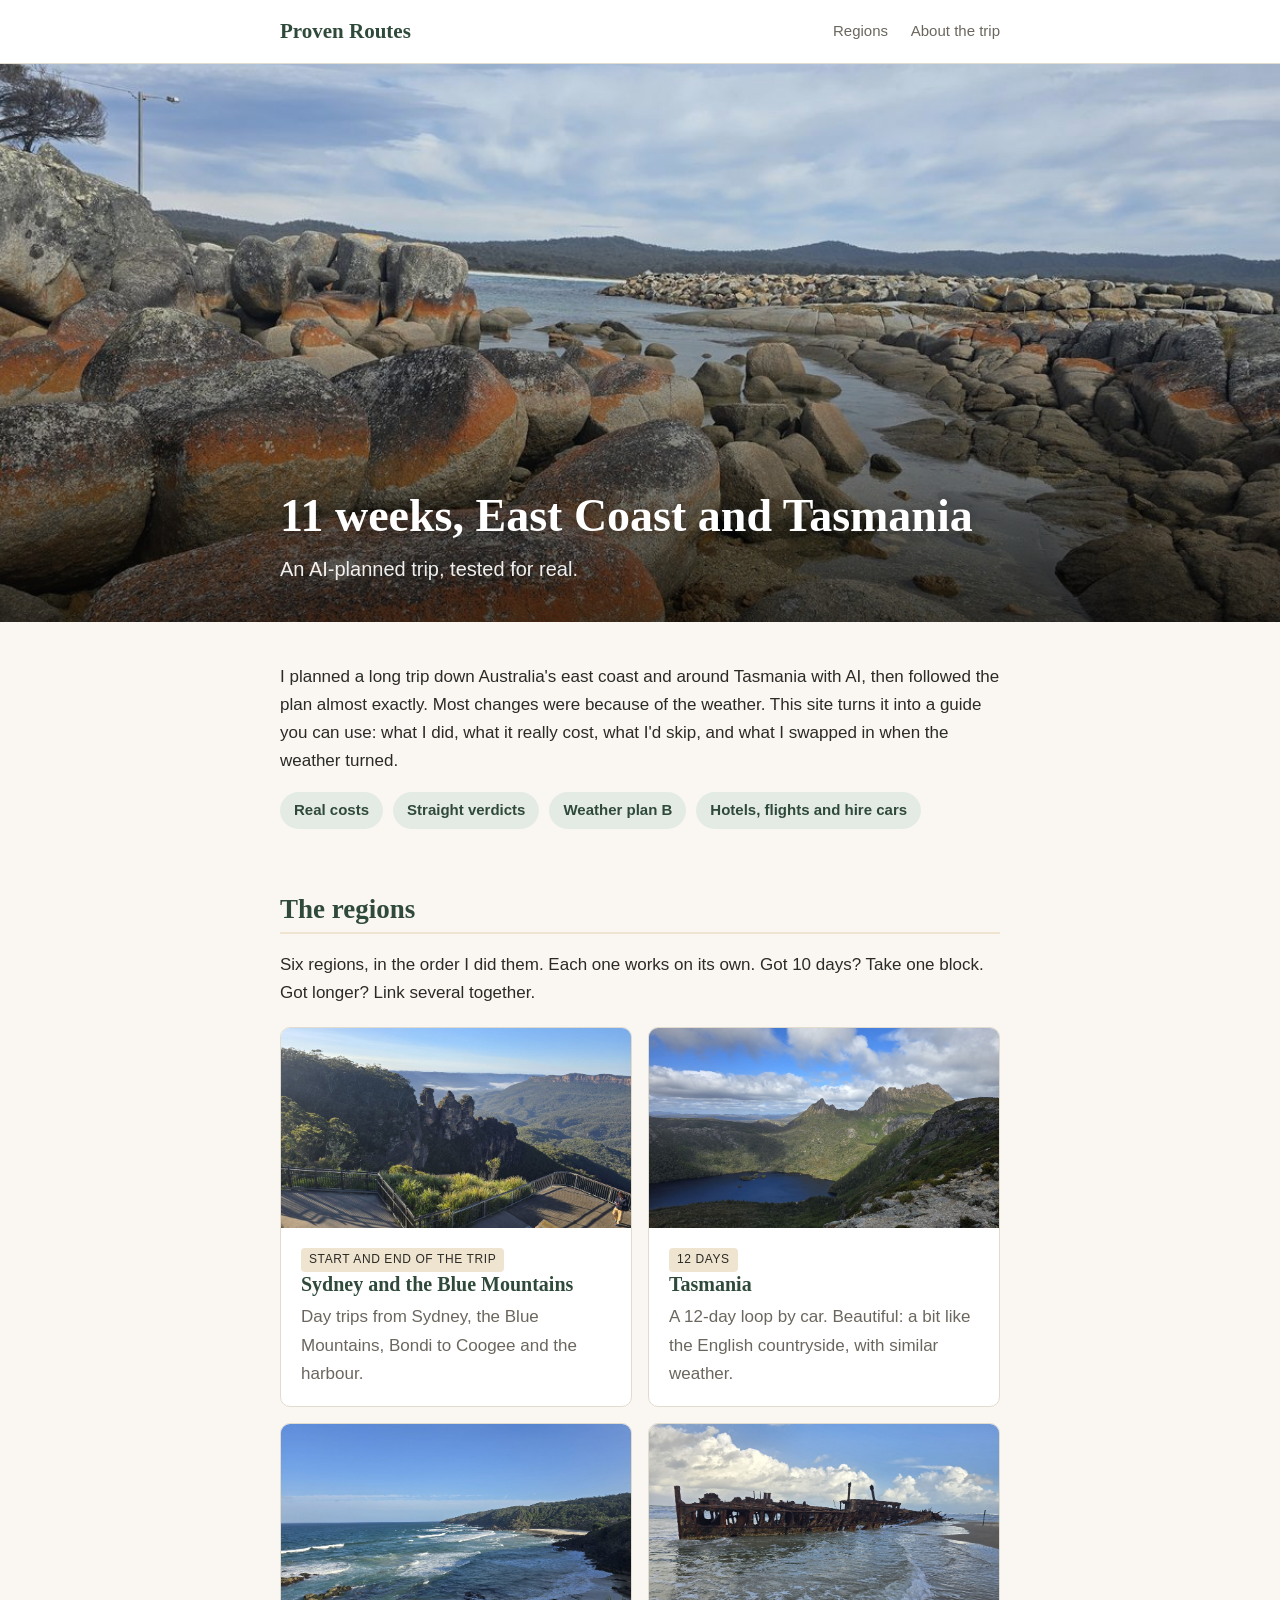
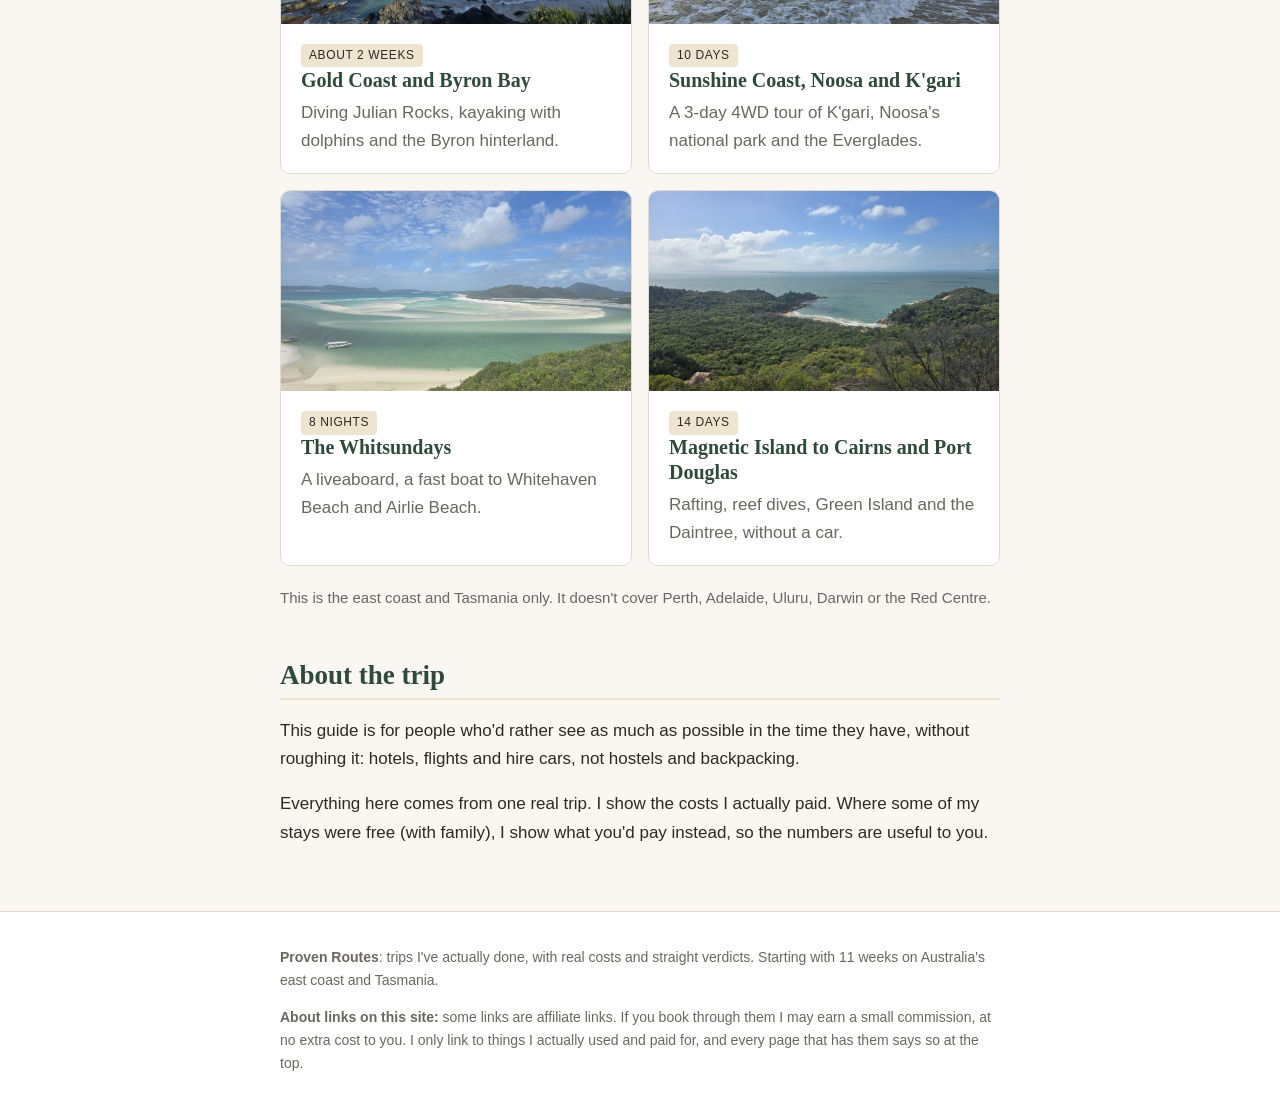
<file: index.html>
<!DOCTYPE html>
<html lang="en-GB">
<head>
  <meta charset="utf-8">
  <link rel="canonical" href="https://provenroutes.com/">
  <meta name="viewport" content="width=device-width, initial-scale=1">
  <title>Proven Routes | 11 weeks on Australia's East Coast and Tasmania, tested for real</title>
  <meta name="description" content="11 weeks on Australia's east coast and Tasmania: an AI-planned trip, tested for real. Real costs, honest verdicts and weather plan Bs, region by region.">
  <link rel="stylesheet" href="style.css">
  <!-- search-appearance -->
  <link rel="icon" href="/favicon.ico" sizes="48x48">
  <link rel="icon" href="/favicon.svg" type="image/svg+xml">
  <link rel="apple-touch-icon" href="/apple-touch-icon.png">
  <link rel="manifest" href="/site.webmanifest">
  <meta name="theme-color" content="#2f4a3a">
  <meta property="og:type" content="website">
  <meta property="og:site_name" content="Proven Routes">
  <meta property="og:title" content="Proven Routes | 11 weeks on Australia&#x27;s East Coast and Tasmania, tested for real">
  <meta property="og:description" content="11 weeks on Australia">
  <meta property="og:url" content="https://provenroutes.com/">
  <meta property="og:image" content="https://provenroutes.com/og-image.jpg">
  <meta property="og:image:width" content="1200">
  <meta property="og:image:height" content="630">
  <meta property="og:image:alt" content="Orange lichen rocks at the Bay of Fires, Tasmania">
  <meta property="og:locale" content="en_GB">
  <meta name="twitter:card" content="summary_large_image">
  <meta name="twitter:image" content="https://provenroutes.com/og-image.jpg">
  <script type="application/ld+json">{"@context": "https://schema.org", "@type": "WebSite", "@id": "https://provenroutes.com/#website", "name": "Proven Routes", "alternateName": "provenroutes.com", "url": "https://provenroutes.com/", "publisher": {"@id": "https://provenroutes.com/#org"}}</script>
  <script type="application/ld+json">{"@context": "https://schema.org", "@type": "Organization", "@id": "https://provenroutes.com/#org", "name": "Proven Routes", "url": "https://provenroutes.com/", "logo": {"@type": "ImageObject", "url": "https://provenroutes.com/logo-512.png", "width": 512, "height": 512}, "image": "https://provenroutes.com/og-image.jpg", "description": "11 weeks on Australia"}</script>
  <!-- /search-appearance -->
</head>
<body>

  <header class="site-header">
    <div class="wrap">
      <a class="site-name" href="index.html">Proven Routes</a>
      <nav class="site-nav">
        <a href="index.html#regions">Regions</a>
        <a href="index.html#about">About the trip</a>
      </nav>
    </div>
  </header>

  <section class="hero-photo" style="background-image:url('img/tasmania/bay-of-fires-orange-rocks.jpg')">
    <div class="wrap">
      <h1>11 weeks, East Coast and Tasmania</h1>
      <p class="lede">An AI-planned trip, tested for real.</p>
    </div>
  </section>

  <main class="wrap">
    <section class="hero">
      <p>I planned a long trip down Australia's east coast and around Tasmania with AI, then followed the plan almost exactly. Most changes were because of the weather. This site turns it into a guide you can use: what I did, what it really cost, what I'd skip, and what I swapped in when the weather turned.</p>
      <ul class="facts">
        <li>Real costs</li>
        <li>Straight verdicts</li>
        <li>Weather plan B</li>
        <li>Hotels, flights and hire cars</li>
      </ul>
    </section>

    <section id="regions">
      <h2>The regions</h2>
      <p>Six regions, in the order I did them. Each one works on its own. Got 10 days? Take one block. Got longer? Link several together.</p>

      <div class="cards">
        <a class="card card-photo" href="sydney-blue-mountains/index.html">
          <img src="img/sydney-blue-mountains/cover-three-sisters.jpg" alt="The Three Sisters in the Blue Mountains" width="2000" height="1500" loading="lazy">
          <div class="card-body">
            <span class="tag">Start and end of the trip</span>
            <h3>Sydney and the Blue Mountains</h3>
            <p>Day trips from Sydney, the Blue Mountains, Bondi to Coogee and the harbour.</p>
          </div>
        </a>
        <a class="card card-photo" href="tasmania/index.html">
          <img src="img/tasmania/cover-cradle-dove-lake.jpg" alt="Dove Lake and Cradle Mountain from Marions Lookout" width="2000" height="1500" loading="lazy">
          <div class="card-body">
            <span class="tag">12 days</span>
            <h3>Tasmania</h3>
            <p>A 12-day loop by car. Beautiful: a bit like the English countryside, with similar weather.</p>
          </div>
        </a>
        <a class="card card-photo" href="gold-coast-byron/index.html">
          <img src="img/gold-coast-byron/cover-broken-head.jpg" alt="Coastline near Broken Head, Byron Bay" width="2000" height="1500" loading="lazy">
          <div class="card-body">
            <span class="tag">About 2 weeks</span>
            <h3>Gold Coast and Byron Bay</h3>
            <p>Diving Julian Rocks, kayaking with dolphins and the Byron hinterland.</p>
          </div>
        </a>
        <a class="card card-photo" href="sunshine-coast-kgari/index.html">
          <img src="img/sunshine-coast-kgari/cover-kgari-maheno-wreck.jpg" alt="The Maheno shipwreck on K'gari" width="2000" height="1500" loading="lazy">
          <div class="card-body">
            <span class="tag">10 days</span>
            <h3>Sunshine Coast, Noosa and K'gari</h3>
            <p>A 3-day 4WD tour of K'gari, Noosa's national park and the Everglades.</p>
          </div>
        </a>
        <a class="card card-photo" href="whitsundays/index.html">
          <img src="img/whitsundays/cover-hill-inlet.jpg" alt="Hill Inlet in the Whitsundays" width="2000" height="1500" loading="lazy">
          <div class="card-body">
            <span class="tag">8 nights</span>
            <h3>The Whitsundays</h3>
            <p>A liveaboard, a fast boat to Whitehaven Beach and Airlie Beach.</p>
          </div>
        </a>
        <a class="card card-photo" href="magnetic-island-cairns-port-douglas/index.html">
          <img src="img/magnetic-island-cairns-port-douglas/cover-magnetic-forts-walk.jpg" alt="A bay on Magnetic Island" width="2000" height="1500" loading="lazy">
          <div class="card-body">
            <span class="tag">14 days</span>
            <h3>Magnetic Island to Cairns and Port Douglas</h3>
            <p>Rafting, reef dives, Green Island and the Daintree, without a car.</p>
          </div>
        </a>
      </div>

      <p class="not-covered">This is the east coast and Tasmania only. It doesn't cover Perth, Adelaide, Uluru, Darwin or the Red Centre.</p>
    </section>

    <section id="about">
      <h2>About the trip</h2>
      <p>This guide is for people who'd rather see as much as possible in the time they have, without roughing it: hotels, flights and hire cars, not hostels and backpacking.</p>
      <p>Everything here comes from one real trip. I show the costs I actually paid. Where some of my stays were free (with family), I show what you'd pay instead, so the numbers are useful to you.</p>
    </section>
  </main>

  <footer class="site-footer">
    <div class="wrap">
      <p><strong>Proven Routes</strong>: trips I've actually done, with real costs and straight verdicts. Starting with 11 weeks on Australia's east coast and Tasmania.</p>
      <p><strong>About links on this site:</strong> some links are affiliate links. If you book through them I may earn a small commission, at no extra cost to you. I only link to things I actually used and paid for, and every page that has them says so at the top.</p>
    </div>
  </footer>
</body>
</html>
</file>
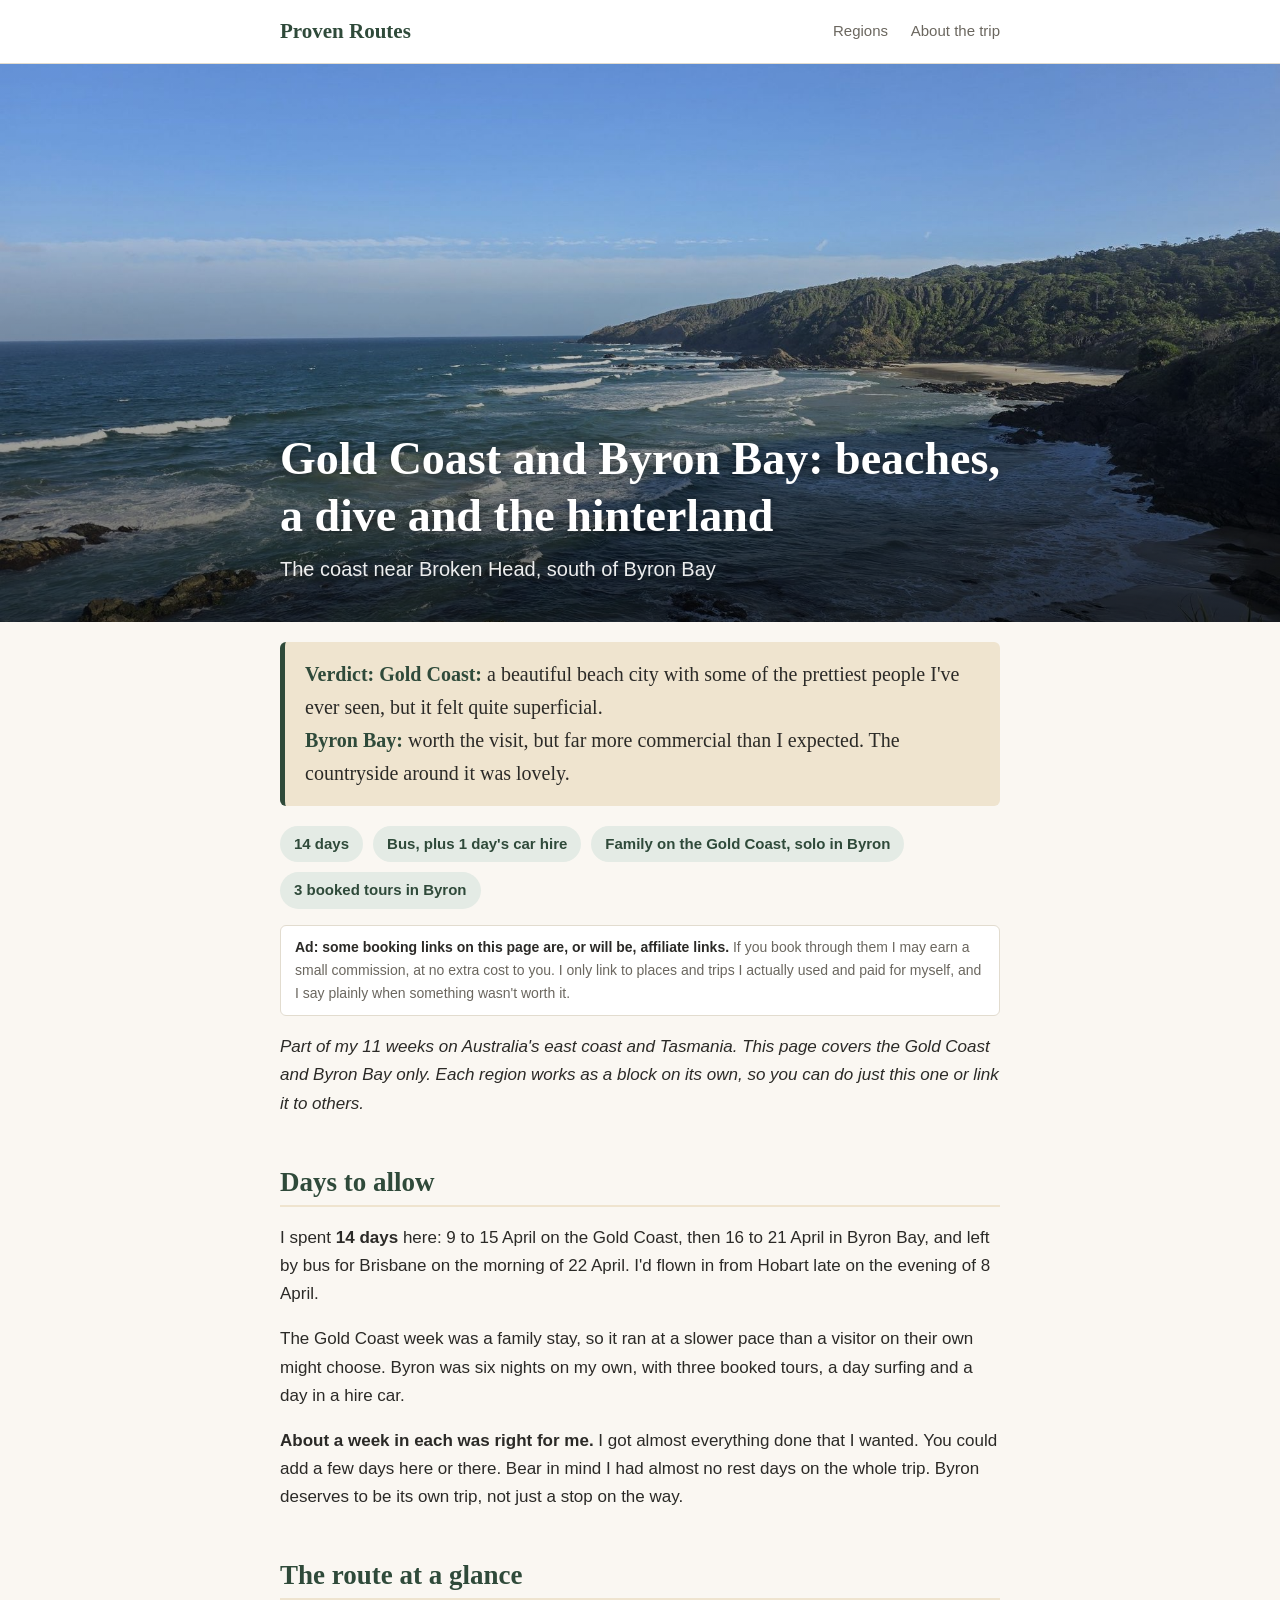
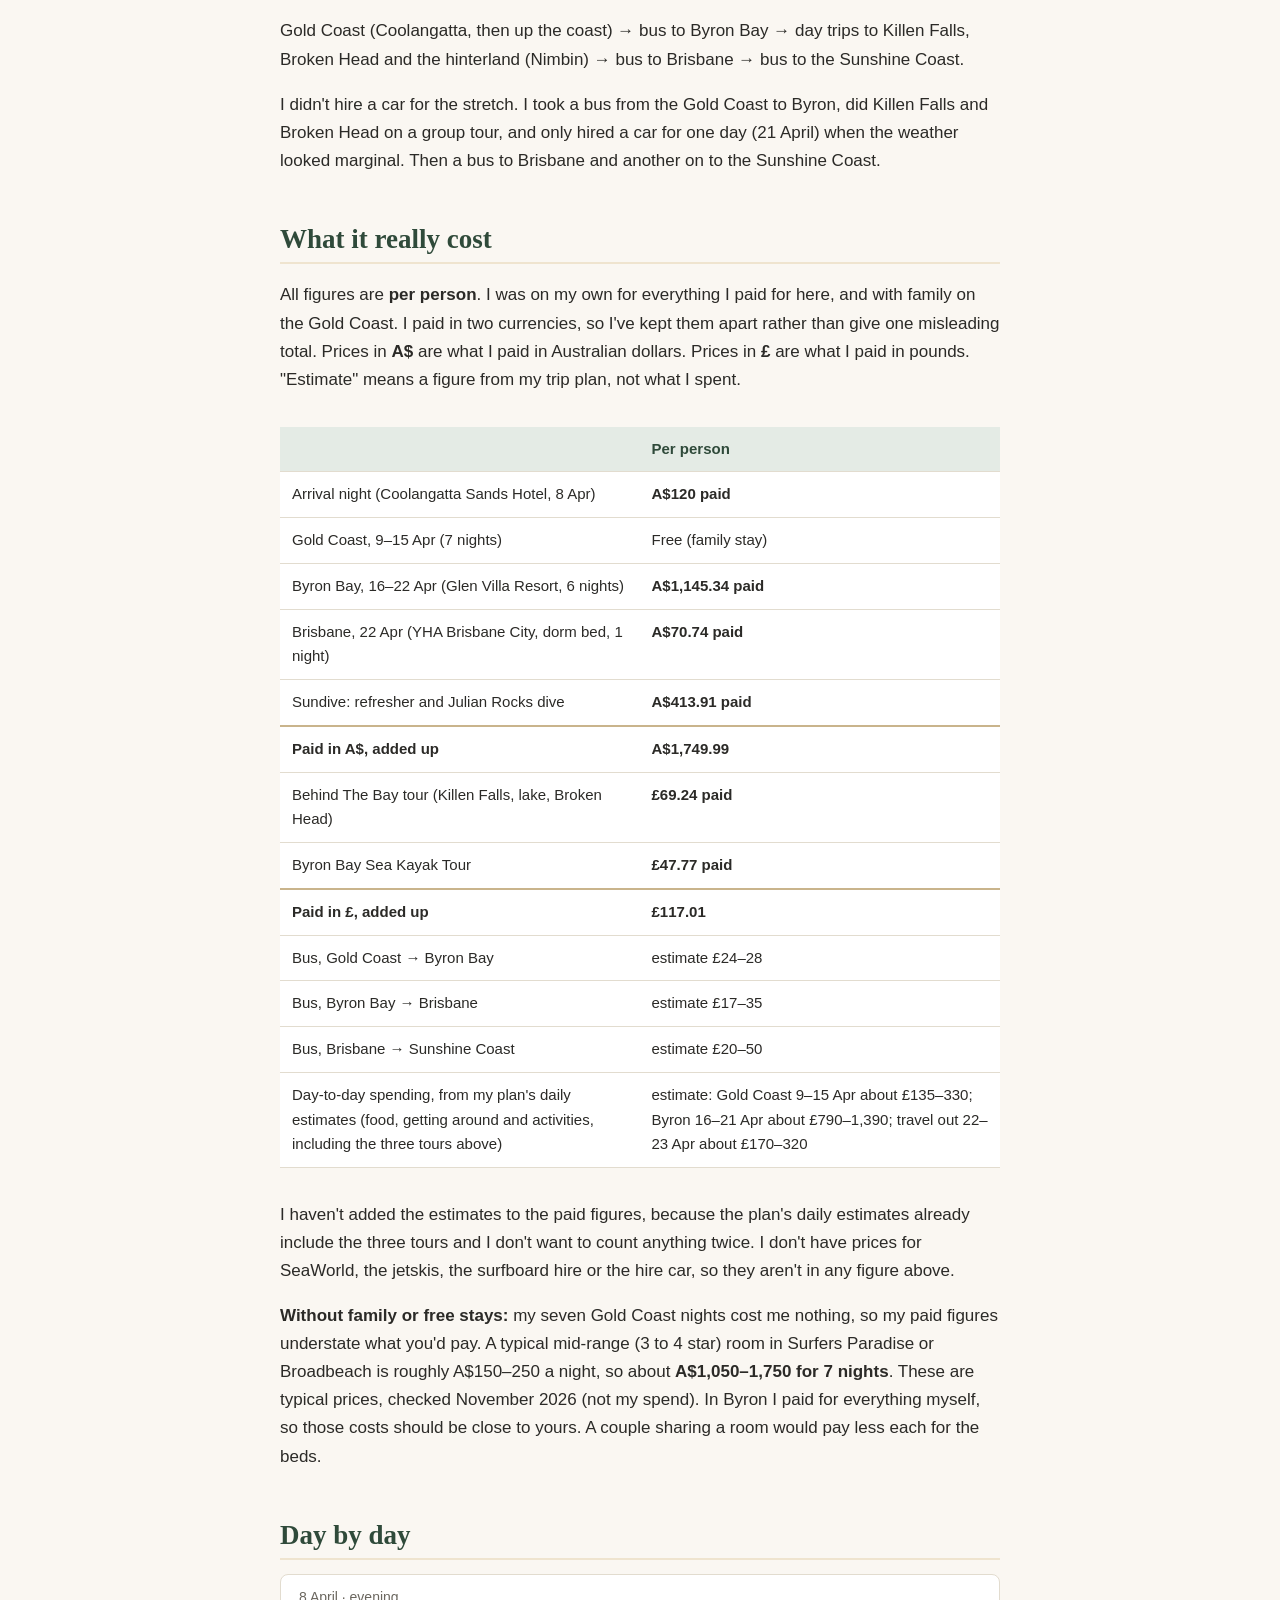
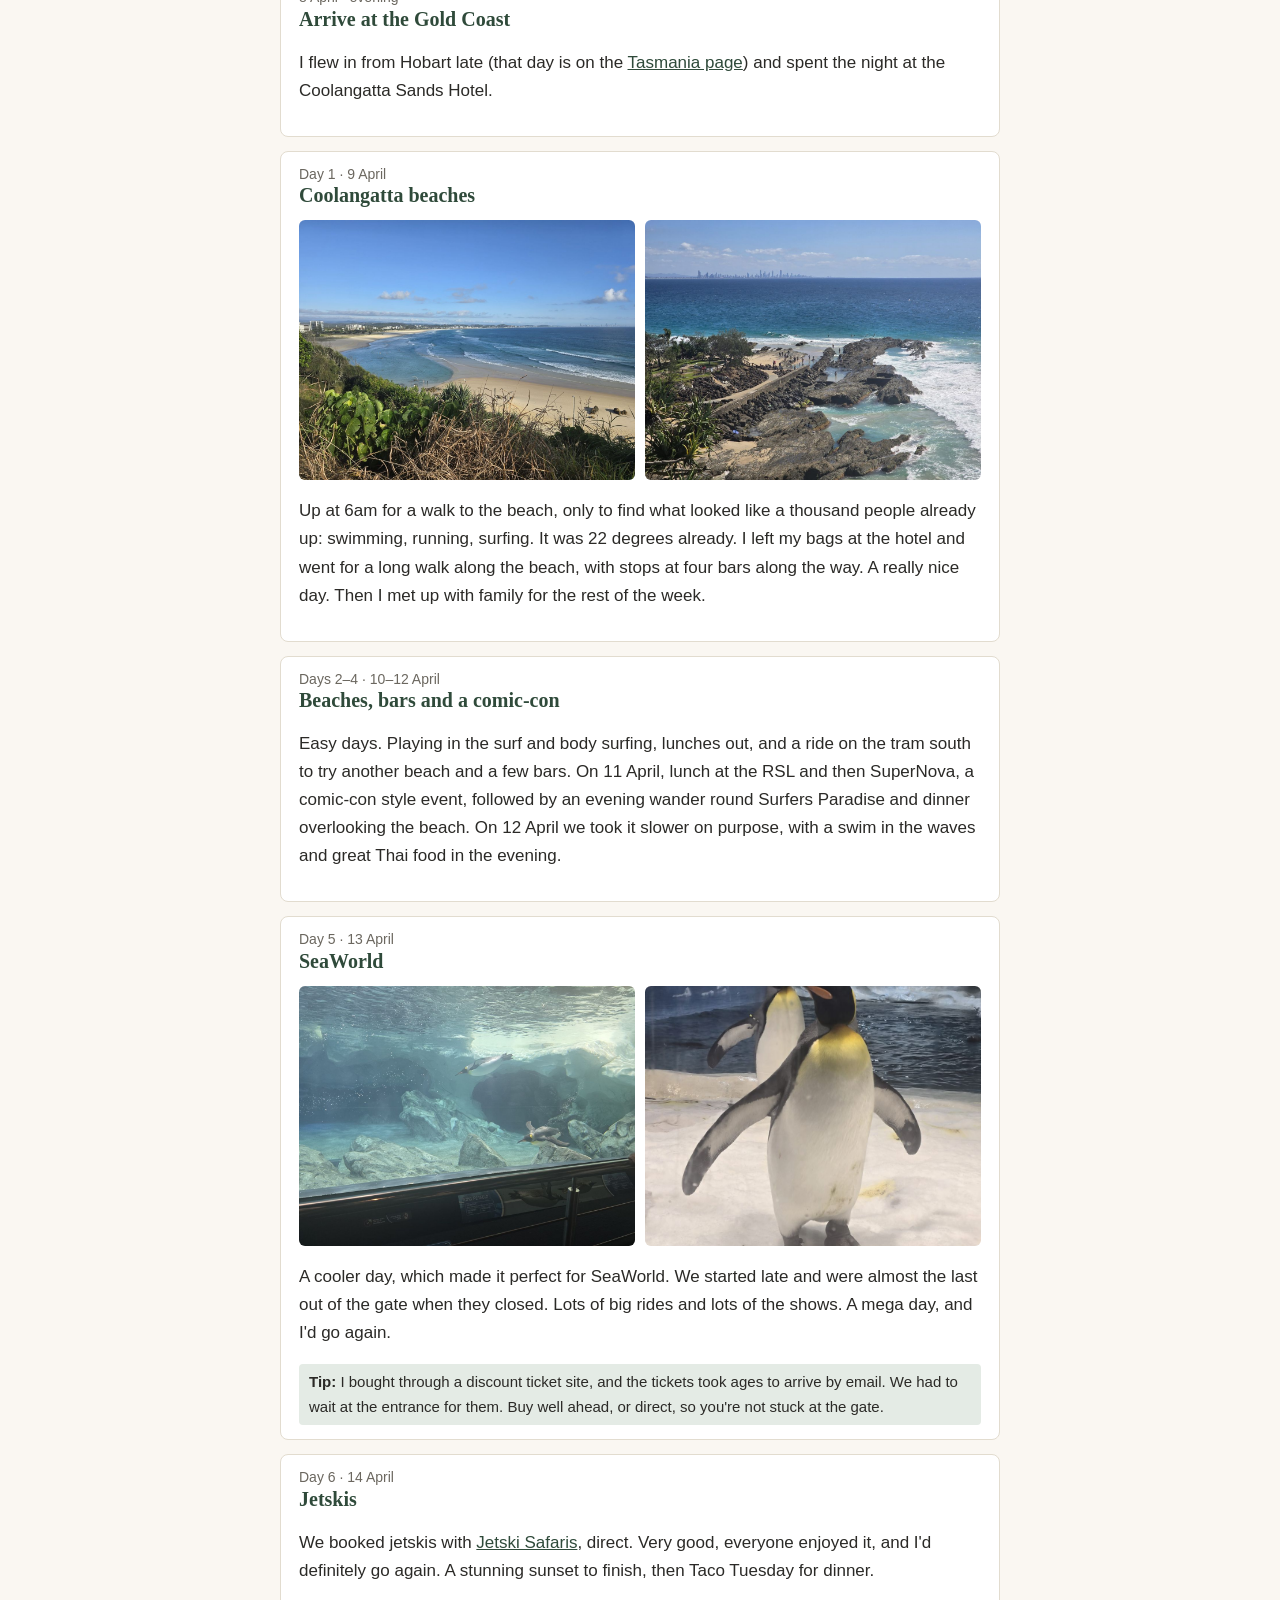
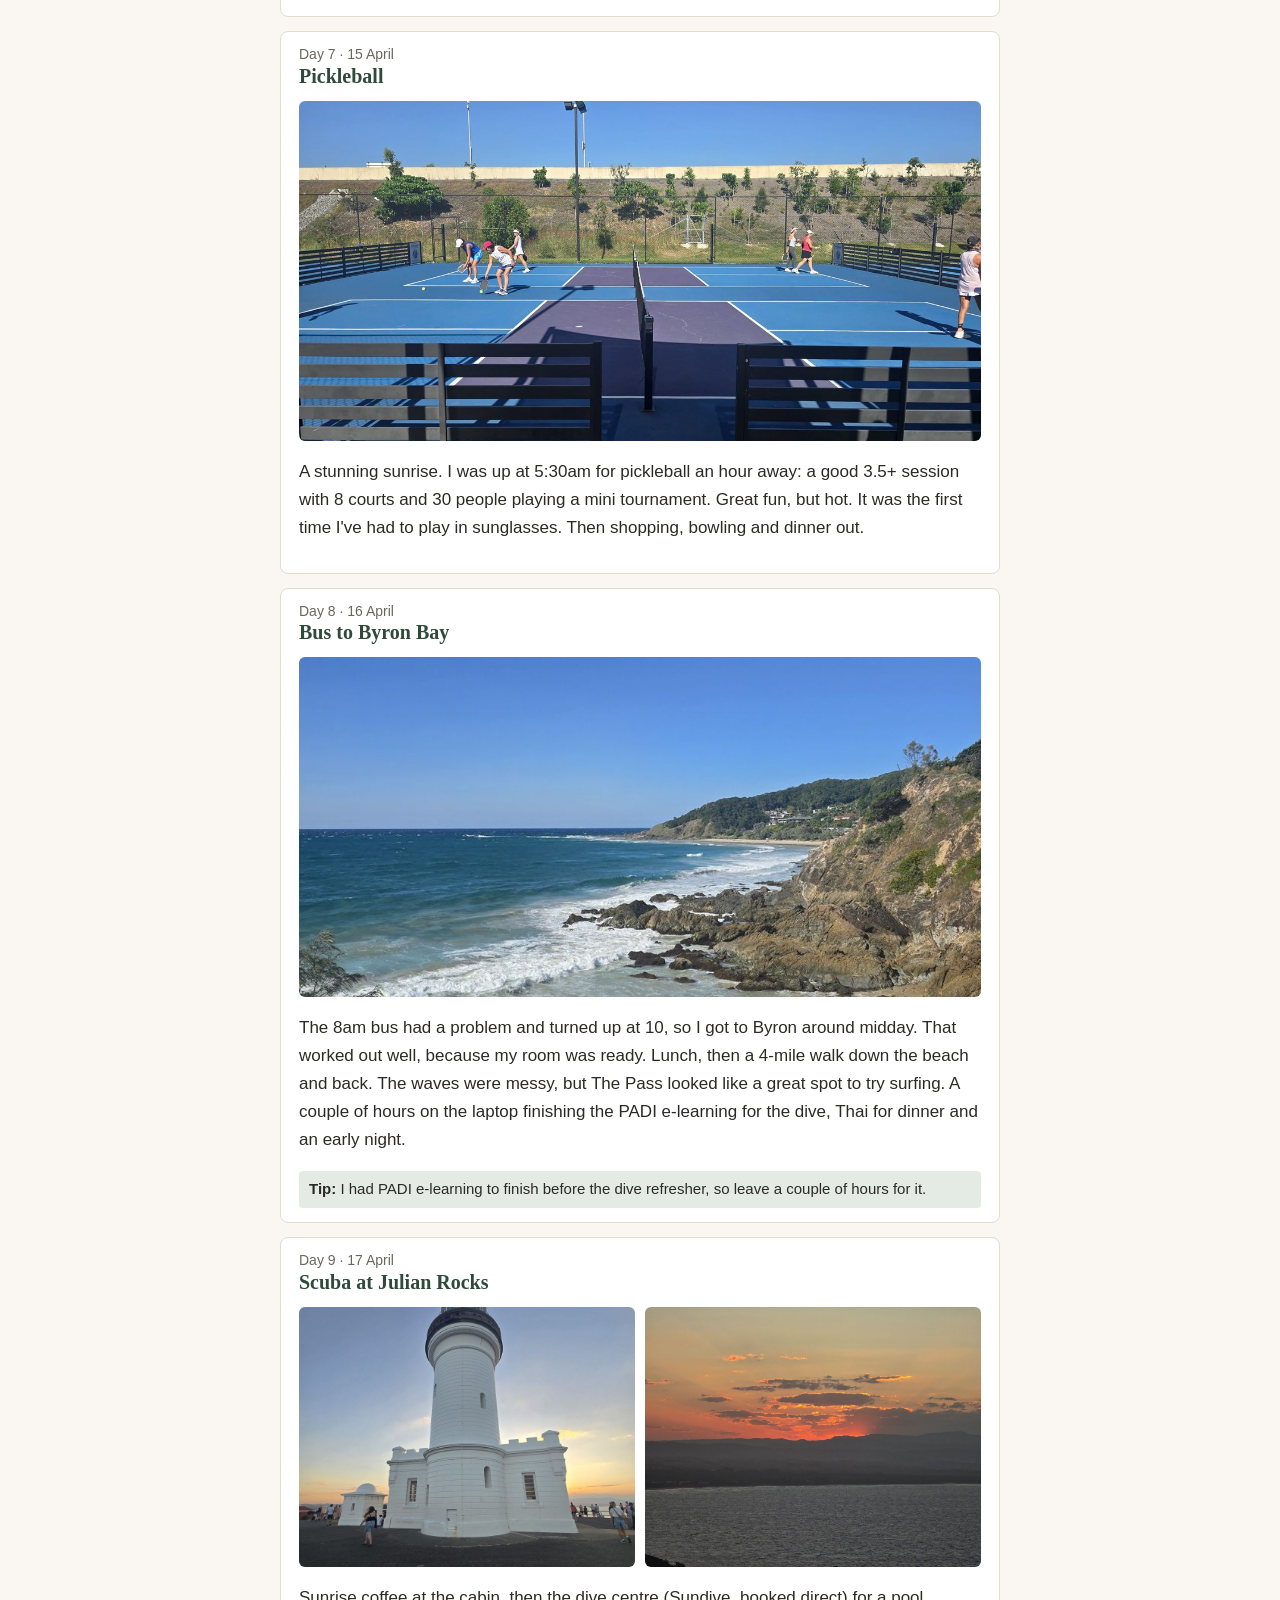
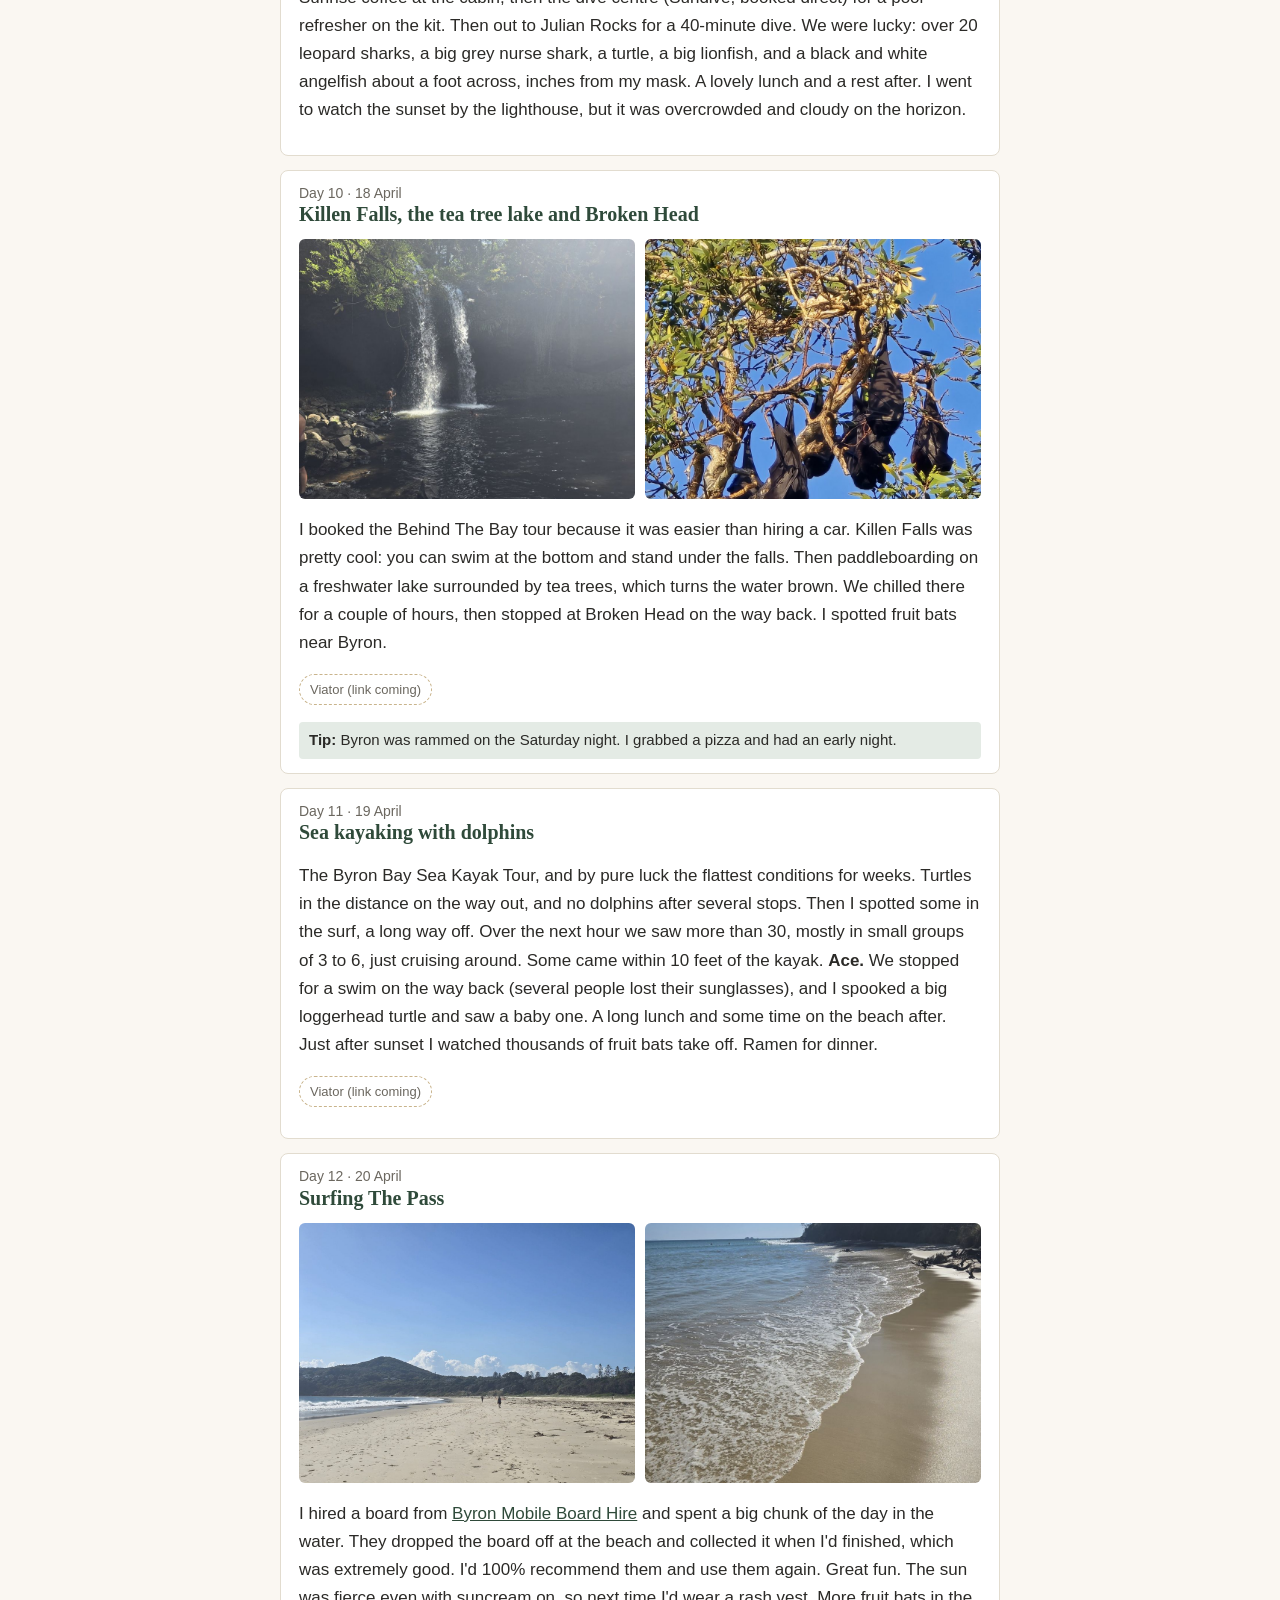
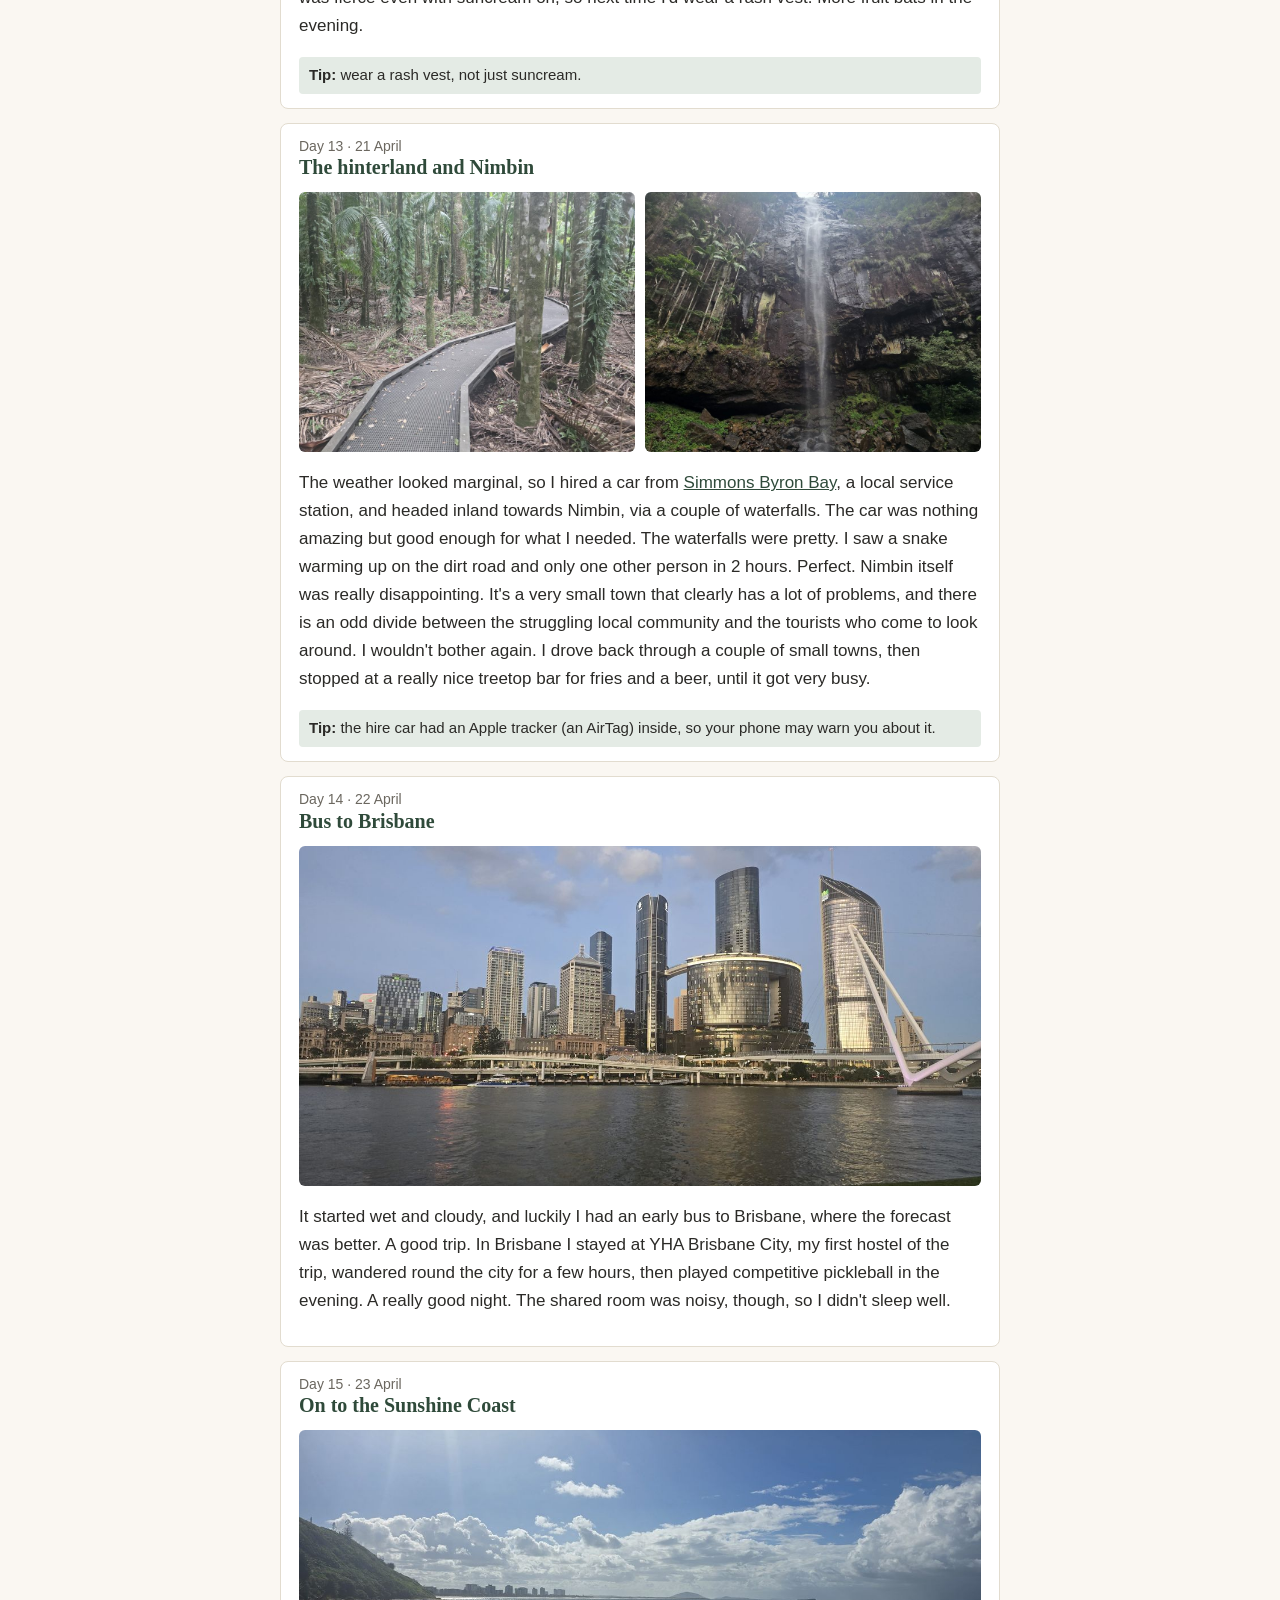
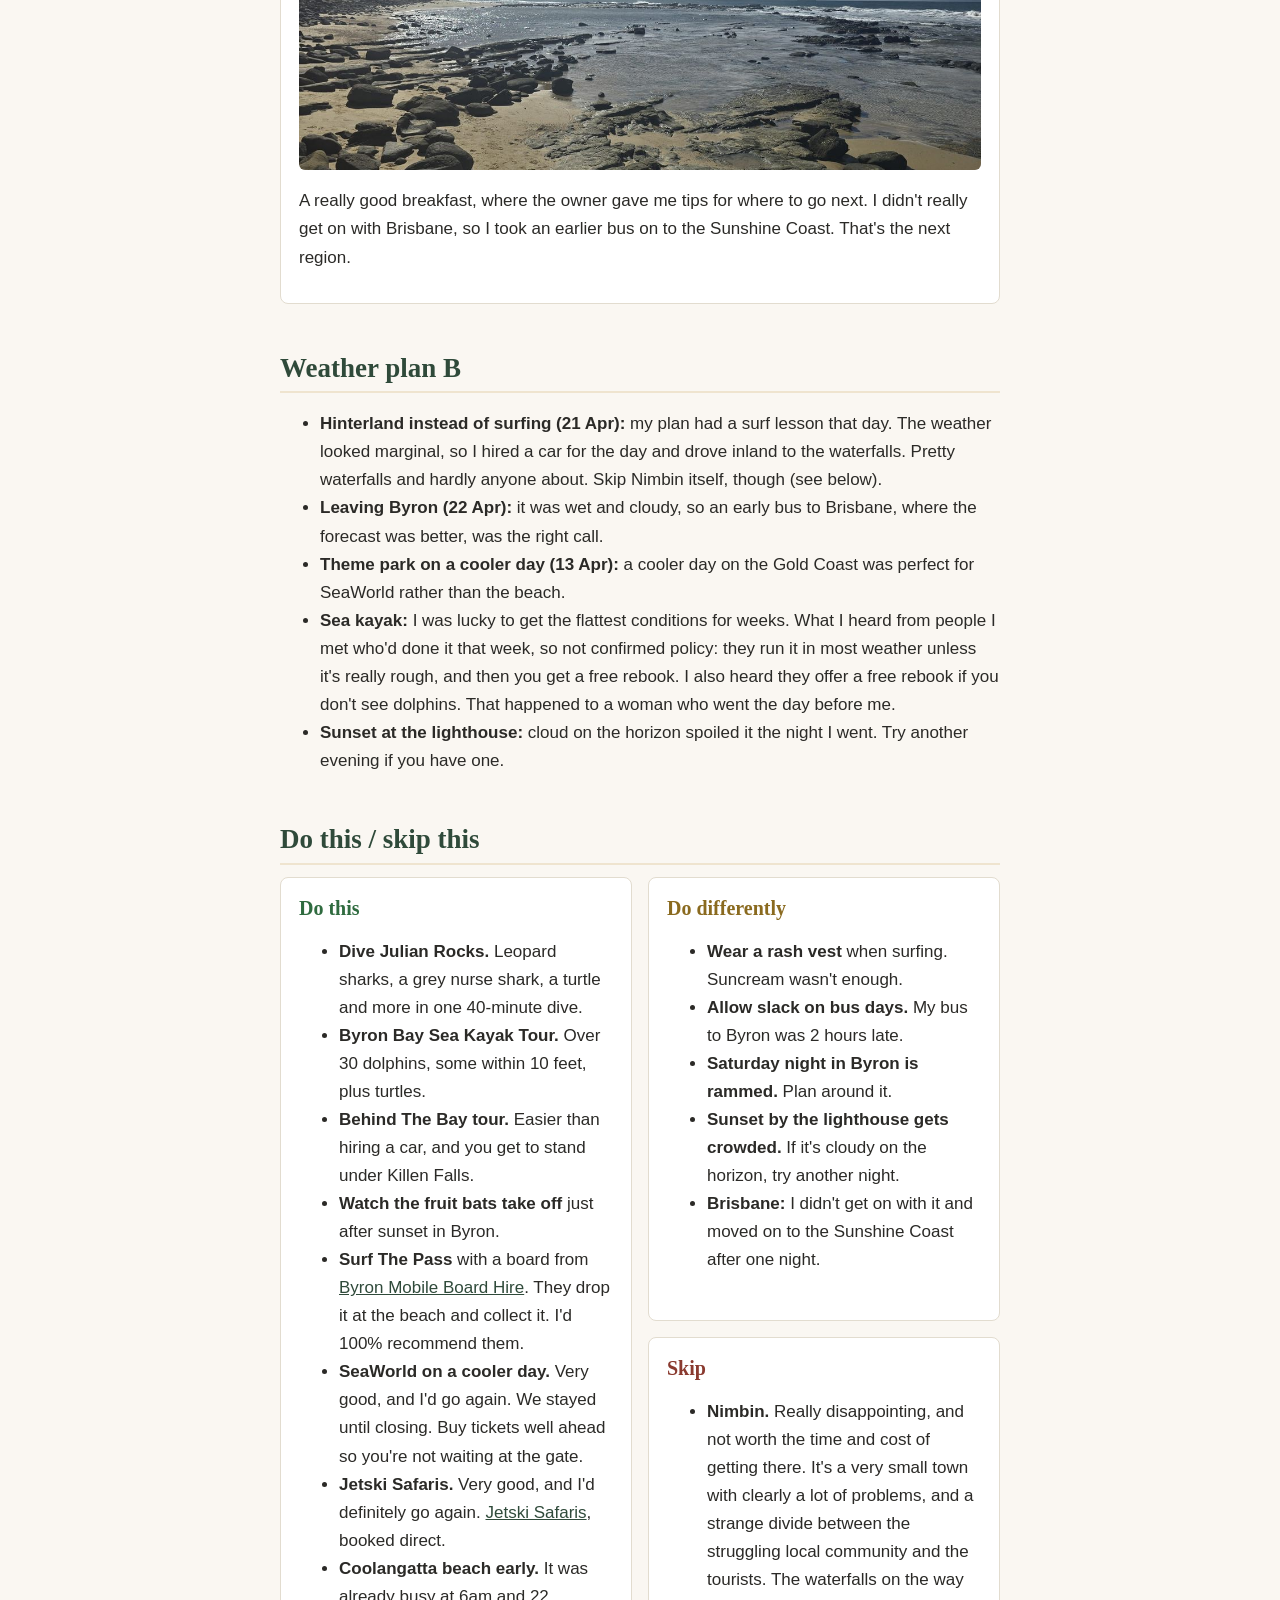
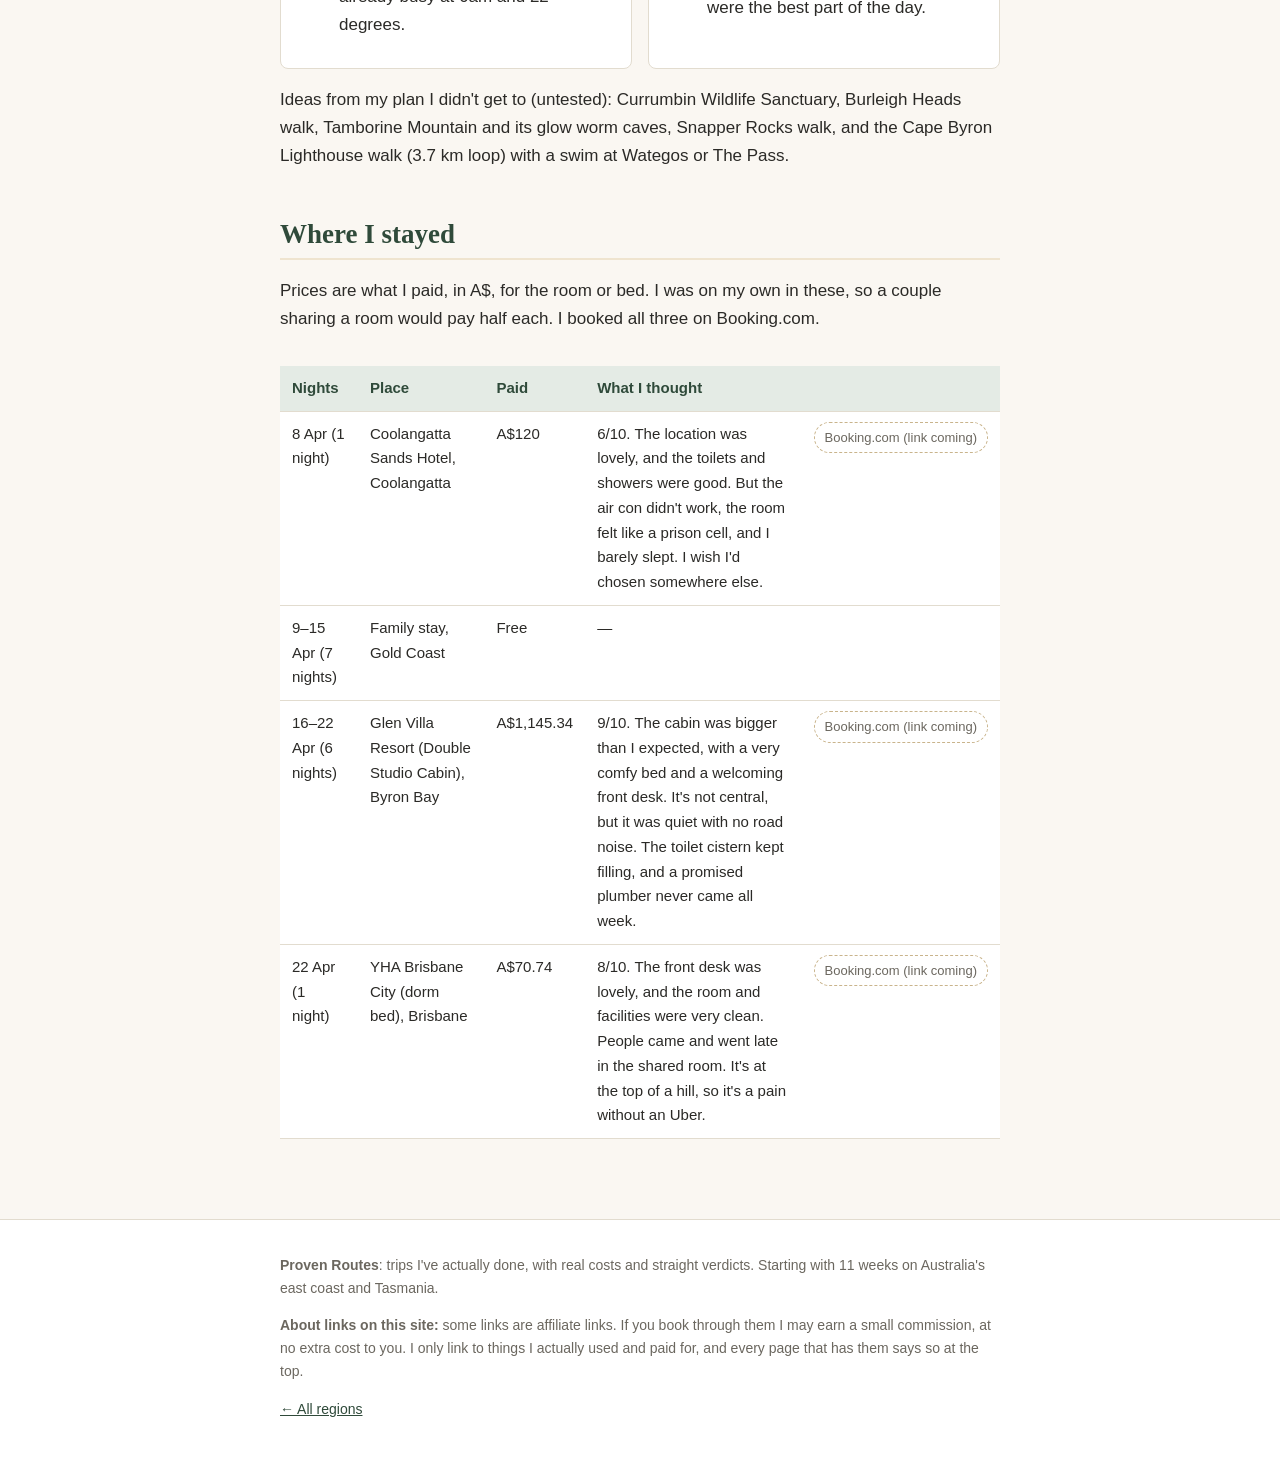
<file: gold-coast-byron/index.html>
<!DOCTYPE html>
<html lang="en-GB">
<head>
  <meta charset="utf-8">
  <link rel="canonical" href="https://provenroutes.com/gold-coast-byron/">
  <meta name="viewport" content="width=device-width, initial-scale=1">
  <title>Gold Coast and Byron Bay: two weeks, with real costs | Proven Routes</title>
  <meta name="description" content="Two weeks on the Gold Coast and in Byron Bay, tested for real: diving Julian Rocks, kayaking with dolphins, the hinterland, what it cost, weather plan B, and what to do or do differently.">
  <link rel="stylesheet" href="../style.css">
  <!-- search-appearance -->
  <link rel="icon" href="/favicon.ico" sizes="48x48">
  <link rel="icon" href="/favicon.svg" type="image/svg+xml">
  <link rel="apple-touch-icon" href="/apple-touch-icon.png">
  <link rel="manifest" href="/site.webmanifest">
  <meta name="theme-color" content="#2f4a3a">
  <meta property="og:type" content="website">
  <meta property="og:site_name" content="Proven Routes">
  <meta property="og:title" content="Gold Coast and Byron Bay: two weeks, with real costs | Proven Routes">
  <meta property="og:description" content="Two weeks on the Gold Coast and in Byron Bay, tested for real: diving Julian Rocks, kayaking with dolphins, the hinterland, what it cost, weather plan B, and what to do or do differently.">
  <meta property="og:url" content="https://provenroutes.com/gold-coast-byron/">
  <meta property="og:image" content="https://provenroutes.com/img/og/gold-coast-byron.jpg">
  <meta property="og:image:alt" content="Gold Coast and Byron Bay: two weeks, with real costs">
  <meta property="og:locale" content="en_GB">
  <meta name="twitter:card" content="summary_large_image">
  <meta name="twitter:image" content="https://provenroutes.com/img/og/gold-coast-byron.jpg">
  <!-- /search-appearance -->
</head>
<body>

  <header class="site-header">
    <div class="wrap">
      <a class="site-name" href="../index.html">Proven Routes</a>
      <nav class="site-nav">
        <a href="../index.html#regions">Regions</a>
        <a href="../index.html#about">About the trip</a>
      </nav>
    </div>
  </header>

  <section class="hero-photo" style="background-image:url('../img/gold-coast-byron/cover-broken-head.jpg')">
    <div class="wrap">
      <h1>Gold Coast and Byron Bay: beaches, a dive and the hinterland</h1>
      <p class="lede">The coast near Broken Head, south of Byron Bay</p>
    </div>
  </section>

  <main class="wrap">

    <div class="verdict"><strong>Verdict:</strong> <strong>Gold Coast:</strong> a beautiful beach city with some of the prettiest people I've ever seen, but it felt quite superficial.<br><strong>Byron Bay:</strong> worth the visit, but far more commercial than I expected. The countryside around it was lovely.</div>

    <ul class="facts">
      <li>14 days</li>
      <li>Bus, plus 1 day's car hire</li>
      <li>Family on the Gold Coast, solo in Byron</li>
      <li>3 booked tours in Byron</li>
    </ul>

    <p class="ad-note"><strong>Ad: some booking links on this page are, or will be, affiliate links.</strong> If you book through them I may earn a small commission, at no extra cost to you. I only link to places and trips I actually used and paid for myself, and I say plainly when something wasn't worth it.</p>

    <p><em>Part of my 11 weeks on Australia's east coast and Tasmania. This page covers the Gold Coast and Byron Bay only. Each region works as a block on its own, so you can do just this one or link it to others.</em></p>

    <h2>Days to allow</h2>
    <p>I spent <strong>14 days</strong> here: 9 to 15 April on the Gold Coast, then 16 to 21 April in Byron Bay, and left by bus for Brisbane on the morning of 22 April. I'd flown in from Hobart late on the evening of 8 April.</p>
    <p>The Gold Coast week was a family stay, so it ran at a slower pace than a visitor on their own might choose. Byron was six nights on my own, with three booked tours, a day surfing and a day in a hire car.</p>
    <p><strong>About a week in each was right for me.</strong> I got almost everything done that I wanted. You could add a few days here or there. Bear in mind I had almost no rest days on the whole trip. Byron deserves to be its own trip, not just a stop on the way.</p>

    <h2>The route at a glance</h2>
    <p>Gold Coast (Coolangatta, then up the coast) → bus to Byron Bay → day trips to Killen Falls, Broken Head and the hinterland (Nimbin) → bus to Brisbane → bus to the Sunshine Coast.</p>
    <p>I didn't hire a car for the stretch. I took a bus from the Gold Coast to Byron, did Killen Falls and Broken Head on a group tour, and only hired a car for one day (21 April) when the weather looked marginal. Then a bus to Brisbane and another on to the Sunshine Coast.</p>

    <h2>What it really cost</h2>
    <p>All figures are <strong>per person</strong>. I was on my own for everything I paid for here, and with family on the Gold Coast. I paid in two currencies, so I've kept them apart rather than give one misleading total. Prices in <strong>A$</strong> are what I paid in Australian dollars. Prices in <strong>£</strong> are what I paid in pounds. "Estimate" means a figure from my trip plan, not what I spent.</p>
    <div class="table-scroll">
      <table>
        <thead><tr><th></th><th>Per person</th></tr></thead>
        <tbody>
          <tr><td>Arrival night (Coolangatta Sands Hotel, 8 Apr)</td><td><strong>A$120 paid</strong></td></tr>
          <tr><td>Gold Coast, 9–15 Apr (7 nights)</td><td>Free (family stay)</td></tr>
          <tr><td>Byron Bay, 16–22 Apr (Glen Villa Resort, 6 nights)</td><td><strong>A$1,145.34 paid</strong></td></tr>
          <tr><td>Brisbane, 22 Apr (YHA Brisbane City, dorm bed, 1 night)</td><td><strong>A$70.74 paid</strong></td></tr>
          <tr><td>Sundive: refresher and Julian Rocks dive</td><td><strong>A$413.91 paid</strong></td></tr>
          <tr class="total"><td>Paid in A$, added up</td><td><strong>A$1,749.99</strong></td></tr>
          <tr><td>Behind The Bay tour (Killen Falls, lake, Broken Head)</td><td><strong>£69.24 paid</strong></td></tr>
          <tr><td>Byron Bay Sea Kayak Tour</td><td><strong>£47.77 paid</strong></td></tr>
          <tr class="total"><td>Paid in £, added up</td><td><strong>£117.01</strong></td></tr>
          <tr><td>Bus, Gold Coast → Byron Bay</td><td>estimate £24–28</td></tr>
          <tr><td>Bus, Byron Bay → Brisbane</td><td>estimate £17–35</td></tr>
          <tr><td>Bus, Brisbane → Sunshine Coast</td><td>estimate £20–50</td></tr>
          <tr><td>Day-to-day spending, from my plan's daily estimates (food, getting around and activities, including the three tours above)</td><td>estimate: Gold Coast 9–15 Apr about £135–330; Byron 16–21 Apr about £790–1,390; travel out 22–23 Apr about £170–320</td></tr>
        </tbody>
      </table>
    </div>
    <p>I haven't added the estimates to the paid figures, because the plan's daily estimates already include the three tours and I don't want to count anything twice. I don't have prices for SeaWorld, the jetskis, the surfboard hire or the hire car, so they aren't in any figure above.</p>
    <p><strong>Without family or free stays:</strong> my seven Gold Coast nights cost me nothing, so my paid figures understate what you'd pay. A typical mid-range (3 to 4 star) room in Surfers Paradise or Broadbeach is roughly A$150–250 a night, so about <strong>A$1,050–1,750 for 7 nights</strong>. These are typical prices, checked November 2026 (not my spend). In Byron I paid for everything myself, so those costs should be close to yours. A couple sharing a room would pay less each for the beds.</p>

    <h2>Day by day</h2>

    <div class="day">
      <h3><span class="date">8 April · evening</span>Arrive at the Gold Coast</h3>
      <p>I flew in from Hobart late (that day is on the <a href="../tasmania/">Tasmania page</a>) and spent the night at the Coolangatta Sands Hotel.</p>
    </div>

    <div class="day">
      <h3><span class="date">Day 1 · 9 April</span>Coolangatta beaches</h3>
      <div class="photos"><img src="../img/gold-coast-byron/gold-coast-southern-beaches.jpg" alt="A long curve of golden beach and blue sea at the southern end of the Gold Coast, seen from a grassy headland" width="1200" height="900" loading="lazy"><img src="../img/gold-coast-byron/gold-coast-rocky-point.jpg" alt="Rocks, surf and swimmers at the southern end of the Gold Coast, with the high-rises far off up the coast" width="1200" height="900" loading="lazy"></div>
      <p>Up at 6am for a walk to the beach, only to find what looked like a thousand people already up: swimming, running, surfing. It was 22 degrees already. I left my bags at the hotel and went for a long walk along the beach, with stops at four bars along the way. A really nice day. Then I met up with family for the rest of the week.</p>
    </div>

    <div class="day">
      <h3><span class="date">Days 2–4 · 10–12 April</span>Beaches, bars and a comic-con</h3>
      <p>Easy days. Playing in the surf and body surfing, lunches out, and a ride on the tram south to try another beach and a few bars. On 11 April, lunch at the RSL and then SuperNova, a comic-con style event, followed by an evening wander round Surfers Paradise and dinner overlooking the beach. On 12 April we took it slower on purpose, with a swim in the waves and great Thai food in the evening.</p>
    </div>

    <div class="day">
      <h3><span class="date">Day 5 · 13 April</span>SeaWorld</h3>
      <div class="photos"><img src="../img/gold-coast-byron/seaworld-aquarium.jpg" alt="A large underwater viewing window at SeaWorld Gold Coast" width="1200" height="900" loading="lazy"><img src="../img/gold-coast-byron/seaworld-penguin.jpg" alt="A king penguin standing on snow in the penguin enclosure at SeaWorld" width="900" height="1200" loading="lazy"></div>
      <p>A cooler day, which made it perfect for SeaWorld. We started late and were almost the last out of the gate when they closed. Lots of big rides and lots of the shows. A mega day, and I'd go again.</p>
      <p class="tip"><strong>Tip:</strong> I bought through a discount ticket site, and the tickets took ages to arrive by email. We had to wait at the entrance for them. Buy well ahead, or direct, so you're not stuck at the gate.</p>
    </div>

    <div class="day">
      <h3><span class="date">Day 6 · 14 April</span>Jetskis</h3>
      <p>We booked jetskis with <a href="https://jetskisafaris.com.au/">Jetski Safaris</a>, direct. Very good, everyone enjoyed it, and I'd definitely go again. A stunning sunset to finish, then Taco Tuesday for dinner.</p>
    </div>

    <div class="day">
      <h3><span class="date">Day 7 · 15 April</span>Pickleball</h3>
      <div class="photos single"><img src="../img/gold-coast-byron/pickleball-courts.jpg" alt="Outdoor pickleball courts under a clear blue sky" width="1200" height="900" loading="lazy"></div>
      <p>A stunning sunrise. I was up at 5:30am for pickleball an hour away: a good 3.5+ session with 8 courts and 30 people playing a mini tournament. Great fun, but hot. It was the first time I've had to play in sunglasses. Then shopping, bowling and dinner out.</p>
    </div>

    <div class="day">
      <h3><span class="date">Day 8 · 16 April</span>Bus to Byron Bay</h3>
      <div class="photos single"><img src="../img/gold-coast-byron/byron-rocky-headland.jpg" alt="Waves breaking on dark rocks below a wooded headland near Byron Bay" width="900" height="1200" loading="lazy"></div>
      <p>The 8am bus had a problem and turned up at 10, so I got to Byron around midday. That worked out well, because my room was ready. Lunch, then a 4-mile walk down the beach and back. The waves were messy, but The Pass looked like a great spot to try surfing. A couple of hours on the laptop finishing the PADI e-learning for the dive, Thai for dinner and an early night.</p>
      <p class="tip"><strong>Tip:</strong> I had PADI e-learning to finish before the dive refresher, so leave a couple of hours for it.</p>
    </div>

    <div class="day">
      <h3><span class="date">Day 9 · 17 April</span>Scuba at Julian Rocks</h3>
      <div class="photos"><img src="../img/gold-coast-byron/cape-byron-lighthouse.jpg" alt="The white Cape Byron lighthouse in evening light" width="900" height="1200" loading="lazy"><img src="../img/gold-coast-byron/byron-sunset-hinterland.jpg" alt="An orange sunset over the hills behind Byron Bay, with cloud low on the horizon" width="1200" height="900" loading="lazy"></div>
      <p>Sunrise coffee at the cabin, then the dive centre (Sundive, booked direct) for a pool refresher on the kit. Then out to Julian Rocks for a 40-minute dive. We were lucky: over 20 leopard sharks, a big grey nurse shark, a turtle, a big lionfish, and a black and white angelfish about a foot across, inches from my mask. A lovely lunch and a rest after. I went to watch the sunset by the lighthouse, but it was overcrowded and cloudy on the horizon.</p>    </div>

    <div class="day">
      <h3><span class="date">Day 10 · 18 April</span>Killen Falls, the tea tree lake and Broken Head</h3>
      <div class="photos"><img src="../img/gold-coast-byron/killen-falls.jpg" alt="Killen Falls pouring into a dark pool under trees, with a swimmer small in the distance" width="900" height="1200" loading="lazy"><img src="../img/gold-coast-byron/fruit-bats.jpg" alt="Fruit bats hanging in a tree against a blue sky near Byron Bay" width="900" height="1200" loading="lazy"></div>
      <p>I booked the Behind The Bay tour because it was easier than hiring a car. Killen Falls was pretty cool: you can swim at the bottom and stand under the falls. Then paddleboarding on a freshwater lake surrounded by tea trees, which turns the water brown. We chilled there for a couple of hours, then stopped at Broken Head on the way back. I spotted fruit bats near Byron.</p>
      <p><span class="book pending">Viator (link coming)</span></p>
      <p class="tip"><strong>Tip:</strong> Byron was rammed on the Saturday night. I grabbed a pizza and had an early night.</p>
    </div>

    <div class="day">
      <h3><span class="date">Day 11 · 19 April</span>Sea kayaking with dolphins</h3>
      <p>The Byron Bay Sea Kayak Tour, and by pure luck the flattest conditions for weeks. Turtles in the distance on the way out, and no dolphins after several stops. Then I spotted some in the surf, a long way off. Over the next hour we saw more than 30, mostly in small groups of 3 to 6, just cruising around. Some came within 10 feet of the kayak. <strong>Ace.</strong> We stopped for a swim on the way back (several people lost their sunglasses), and I spooked a big loggerhead turtle and saw a baby one. A long lunch and some time on the beach after. Just after sunset I watched thousands of fruit bats take off. Ramen for dinner.</p>
      <p><span class="book pending">Viator (link coming)</span></p>
    </div>

    <div class="day">
      <h3><span class="date">Day 12 · 20 April</span>Surfing The Pass</h3>
      <div class="photos"><img src="../img/gold-coast-byron/byron-beach-headland.jpg" alt="A wide, quiet Byron Bay beach with a green headland behind" width="1200" height="900" loading="lazy"><img src="../img/gold-coast-byron/byron-beach-shoreline.jpg" alt="Small waves running up golden sand below a wooded headland at Byron Bay" width="900" height="1200" loading="lazy"></div>
      <p>I hired a board from <a href="https://byronmobileboardhire.com/surfboards">Byron Mobile Board Hire</a> and spent a big chunk of the day in the water. They dropped the board off at the beach and collected it when I'd finished, which was extremely good. I'd 100% recommend them and use them again. Great fun. The sun was fierce even with suncream on, so next time I'd wear a rash vest. More fruit bats in the evening.</p>
      <p class="tip"><strong>Tip:</strong> wear a rash vest, not just suncream.</p>
    </div>

    <div class="day">
      <h3><span class="date">Day 13 · 21 April</span>The hinterland and Nimbin</h3>
      <div class="photos"><img src="../img/gold-coast-byron/hinterland-rainforest-boardwalk.jpg" alt="A boardwalk winding through tall rainforest in the hills behind Byron Bay" width="900" height="1200" loading="lazy"><img src="../img/gold-coast-byron/hinterland-waterfall.jpg" alt="A tall, thin waterfall dropping down a dark cliff into a pool in the hinterland" width="900" height="1200" loading="lazy"></div>
      <p>The weather looked marginal, so I hired a car from <a href="http://www.simmonsbyronbay.com.au/">Simmons Byron Bay</a>, a local service station, and headed inland towards Nimbin, via a couple of waterfalls. The car was nothing amazing but good enough for what I needed. The waterfalls were pretty. I saw a snake warming up on the dirt road and only one other person in 2 hours. Perfect. Nimbin itself was really disappointing. It's a very small town that clearly has a lot of problems, and there is an odd divide between the struggling local community and the tourists who come to look around. I wouldn't bother again. I drove back through a couple of small towns, then stopped at a really nice treetop bar for fries and a beer, until it got very busy.</p>
      <p class="tip"><strong>Tip:</strong> the hire car had an Apple tracker (an AirTag) inside, so your phone may warn you about it.</p>
    </div>

    <div class="day">
      <h3><span class="date">Day 14 · 22 April</span>Bus to Brisbane</h3>
      <div class="photos single"><img src="../img/gold-coast-byron/brisbane-river-skyline.jpg" alt="The Brisbane city skyline across the river in the evening" width="1200" height="900" loading="lazy"></div>
      <p>It started wet and cloudy, and luckily I had an early bus to Brisbane, where the forecast was better. A good trip. In Brisbane I stayed at YHA Brisbane City, my first hostel of the trip, wandered round the city for a few hours, then played competitive pickleball in the evening. A really good night. The shared room was noisy, though, so I didn't sleep well.</p>
    </div>

    <div class="day">
      <h3><span class="date">Day 15 · 23 April</span>On to the Sunshine Coast</h3>
      <div class="photos single"><img src="../img/gold-coast-byron/sunshine-coast-rocks.jpg" alt="Flat rocks and sand along the Sunshine Coast shoreline under a big sky" width="1200" height="900" loading="lazy"></div>
      <p>A really good breakfast, where the owner gave me tips for where to go next. I didn't really get on with Brisbane, so I took an earlier bus on to the Sunshine Coast. That's the next region.</p>
    </div>

    <h2>Weather plan B</h2>
    <ul>
      <li><strong>Hinterland instead of surfing (21 Apr):</strong> my plan had a surf lesson that day. The weather looked marginal, so I hired a car for the day and drove inland to the waterfalls. Pretty waterfalls and hardly anyone about. Skip Nimbin itself, though (see below).</li>
      <li><strong>Leaving Byron (22 Apr):</strong> it was wet and cloudy, so an early bus to Brisbane, where the forecast was better, was the right call.</li>
      <li><strong>Theme park on a cooler day (13 Apr):</strong> a cooler day on the Gold Coast was perfect for SeaWorld rather than the beach.</li>
      <li><strong>Sea kayak:</strong> I was lucky to get the flattest conditions for weeks. What I heard from people I met who'd done it that week, so not confirmed policy: they run it in most weather unless it's really rough, and then you get a free rebook. I also heard they offer a free rebook if you don't see dolphins. That happened to a woman who went the day before me.</li>
      <li><strong>Sunset at the lighthouse:</strong> cloud on the horizon spoiled it the night I went. Try another evening if you have one.</li>
    </ul>

    <h2>Do this / skip this</h2>
    <div class="verdict-lists">
      <section class="do">
        <h3>Do this</h3>
        <ul>
          <li><strong>Dive Julian Rocks.</strong> Leopard sharks, a grey nurse shark, a turtle and more in one 40-minute dive.</li>
          <li><strong>Byron Bay Sea Kayak Tour.</strong> Over 30 dolphins, some within 10 feet, plus turtles.</li>
          <li><strong>Behind The Bay tour.</strong> Easier than hiring a car, and you get to stand under Killen Falls.</li>
          <li><strong>Watch the fruit bats take off</strong> just after sunset in Byron.</li>
          <li><strong>Surf The Pass</strong> with a board from <a href="https://byronmobileboardhire.com/surfboards">Byron Mobile Board Hire</a>. They drop it at the beach and collect it. I'd 100% recommend them.</li>
          <li><strong>SeaWorld on a cooler day.</strong> Very good, and I'd go again. We stayed until closing. Buy tickets well ahead so you're not waiting at the gate.</li>
          <li><strong>Jetski Safaris.</strong> Very good, and I'd definitely go again. <a href="https://jetskisafaris.com.au/">Jetski Safaris</a>, booked direct.</li>
          <li><strong>Coolangatta beach early.</strong> It was already busy at 6am and 22 degrees.</li>
        </ul>
      </section>
      <section class="differently">
        <h3>Do differently</h3>
        <ul>
          <li><strong>Wear a rash vest</strong> when surfing. Suncream wasn't enough.</li>
          <li><strong>Allow slack on bus days.</strong> My bus to Byron was 2 hours late.</li>
          <li><strong>Saturday night in Byron is rammed.</strong> Plan around it.</li>
          <li><strong>Sunset by the lighthouse gets crowded.</strong> If it's cloudy on the horizon, try another night.</li>
          <li><strong>Brisbane:</strong> I didn't get on with it and moved on to the Sunshine Coast after one night.</li>
        </ul>
      </section>
      <section class="skip">
        <h3>Skip</h3>
        <ul>
          <li><strong>Nimbin.</strong> Really disappointing, and not worth the time and cost of getting there. It's a very small town with clearly a lot of problems, and a strange divide between the struggling local community and the tourists. The waterfalls on the way were the best part of the day.</li>
        </ul>
      </section>
    </div>
    <p>Ideas from my plan I didn't get to (untested): Currumbin Wildlife Sanctuary, Burleigh Heads walk, Tamborine Mountain and its glow worm caves, Snapper Rocks walk, and the Cape Byron Lighthouse walk (3.7 km loop) with a swim at Wategos or The Pass.</p>
    <h2>Where I stayed</h2>
    <p>Prices are what I paid, in A$, for the room or bed. I was on my own in these, so a couple sharing a room would pay half each. I booked all three on Booking.com.</p>
    <div class="table-scroll">
      <table>
        <thead><tr><th>Nights</th><th>Place</th><th>Paid</th><th>What I thought</th><th></th></tr></thead>
        <tbody>
          <tr><td>8 Apr (1 night)</td><td>Coolangatta Sands Hotel, Coolangatta</td><td>A$120</td><td>6/10. The location was lovely, and the toilets and showers were good. But the air con didn't work, the room felt like a prison cell, and I barely slept. I wish I'd chosen somewhere else.</td><td><span class="book pending">Booking.com (link coming)</span></td></tr>
          <tr><td>9–15 Apr (7 nights)</td><td>Family stay, Gold Coast</td><td>Free</td><td>—</td><td></td></tr>
          <tr><td>16–22 Apr (6 nights)</td><td>Glen Villa Resort (Double Studio Cabin), Byron Bay</td><td>A$1,145.34</td><td>9/10. The cabin was bigger than I expected, with a very comfy bed and a welcoming front desk. It's not central, but it was quiet with no road noise. The toilet cistern kept filling, and a promised plumber never came all week.</td><td><span class="book pending">Booking.com (link coming)</span></td></tr>
          <tr><td>22 Apr (1 night)</td><td>YHA Brisbane City (dorm bed), Brisbane</td><td>A$70.74</td><td>8/10. The front desk was lovely, and the room and facilities were very clean. People came and went late in the shared room. It's at the top of a hill, so it's a pain without an Uber.</td><td><span class="book pending">Booking.com (link coming)</span></td></tr>
        </tbody>
      </table>
    </div>  </main>

  <footer class="site-footer">
    <div class="wrap">
      <p><strong>Proven Routes</strong>: trips I've actually done, with real costs and straight verdicts. Starting with 11 weeks on Australia's east coast and Tasmania.</p>
      <p><strong>About links on this site:</strong> some links are affiliate links. If you book through them I may earn a small commission, at no extra cost to you. I only link to things I actually used and paid for, and every page that has them says so at the top.</p>
      <p><a href="../index.html">← All regions</a></p>
    </div>
  </footer>
</body>
</html>
</file>
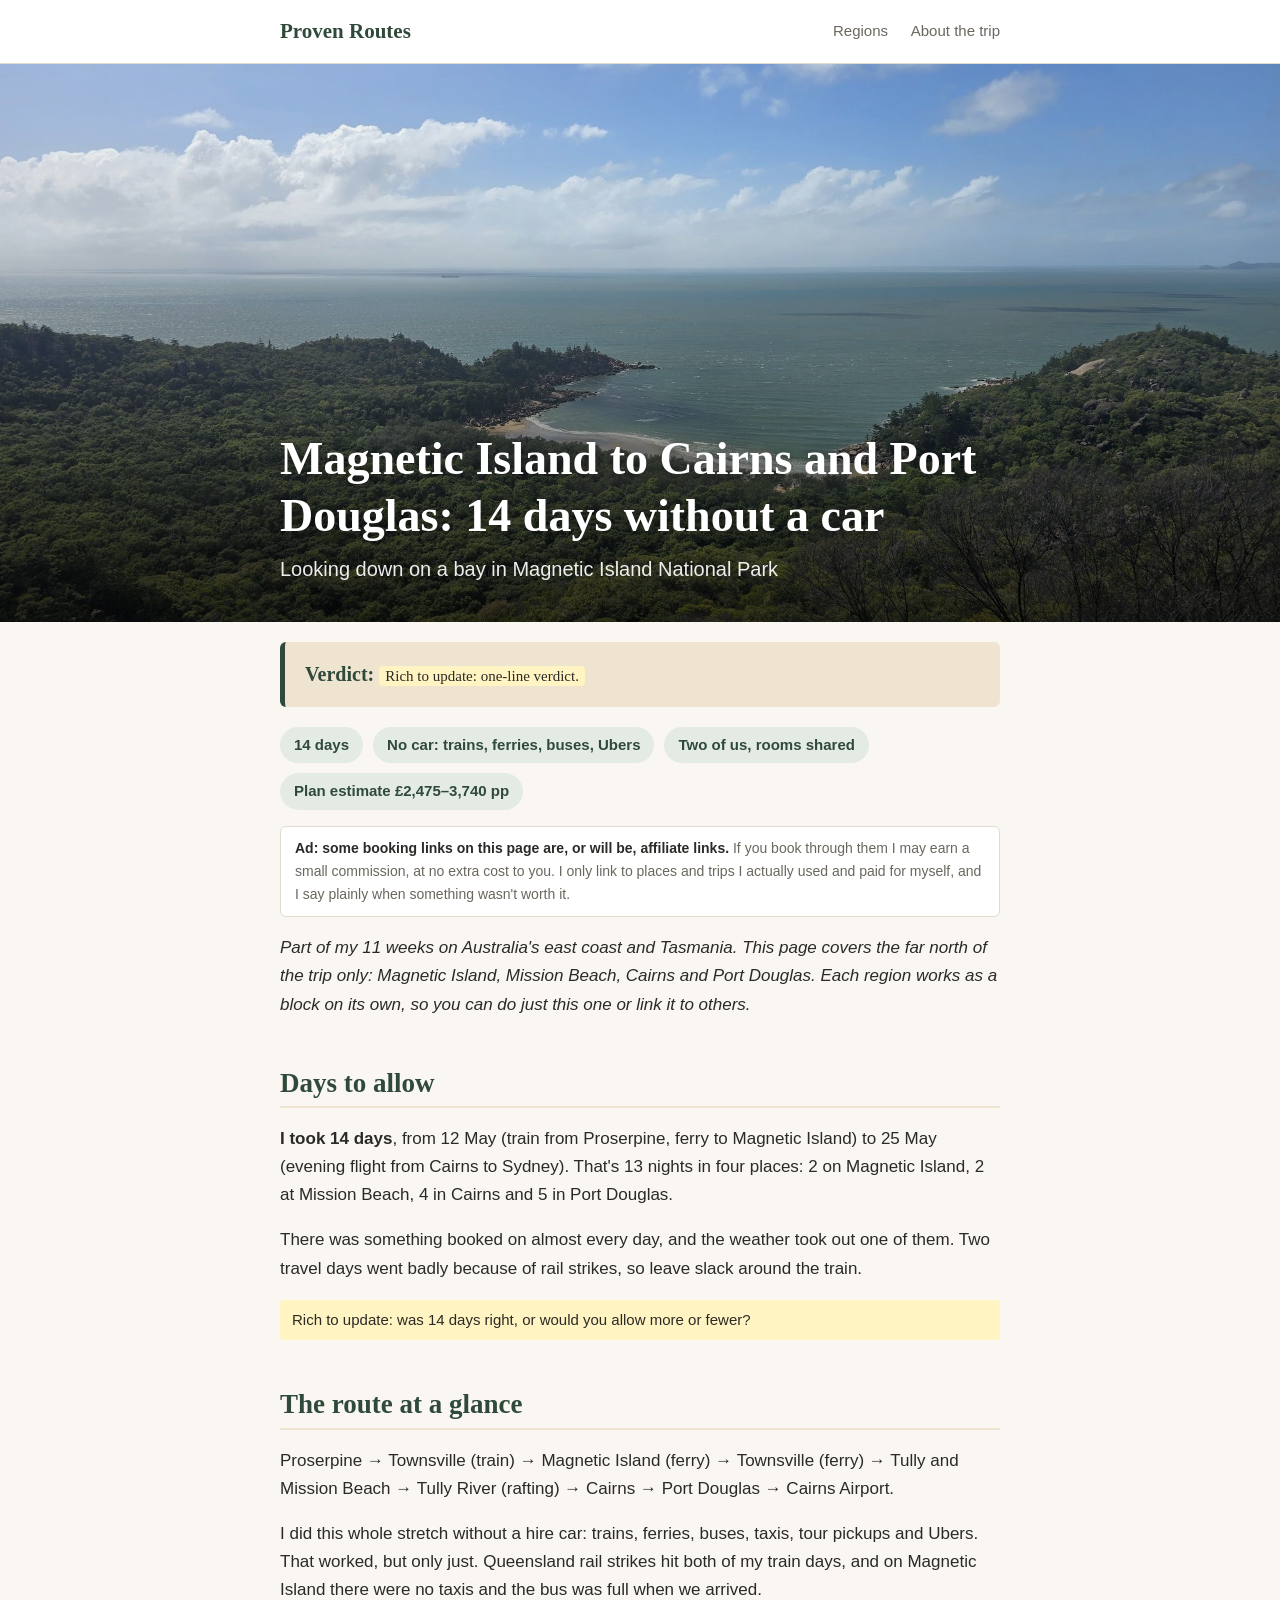
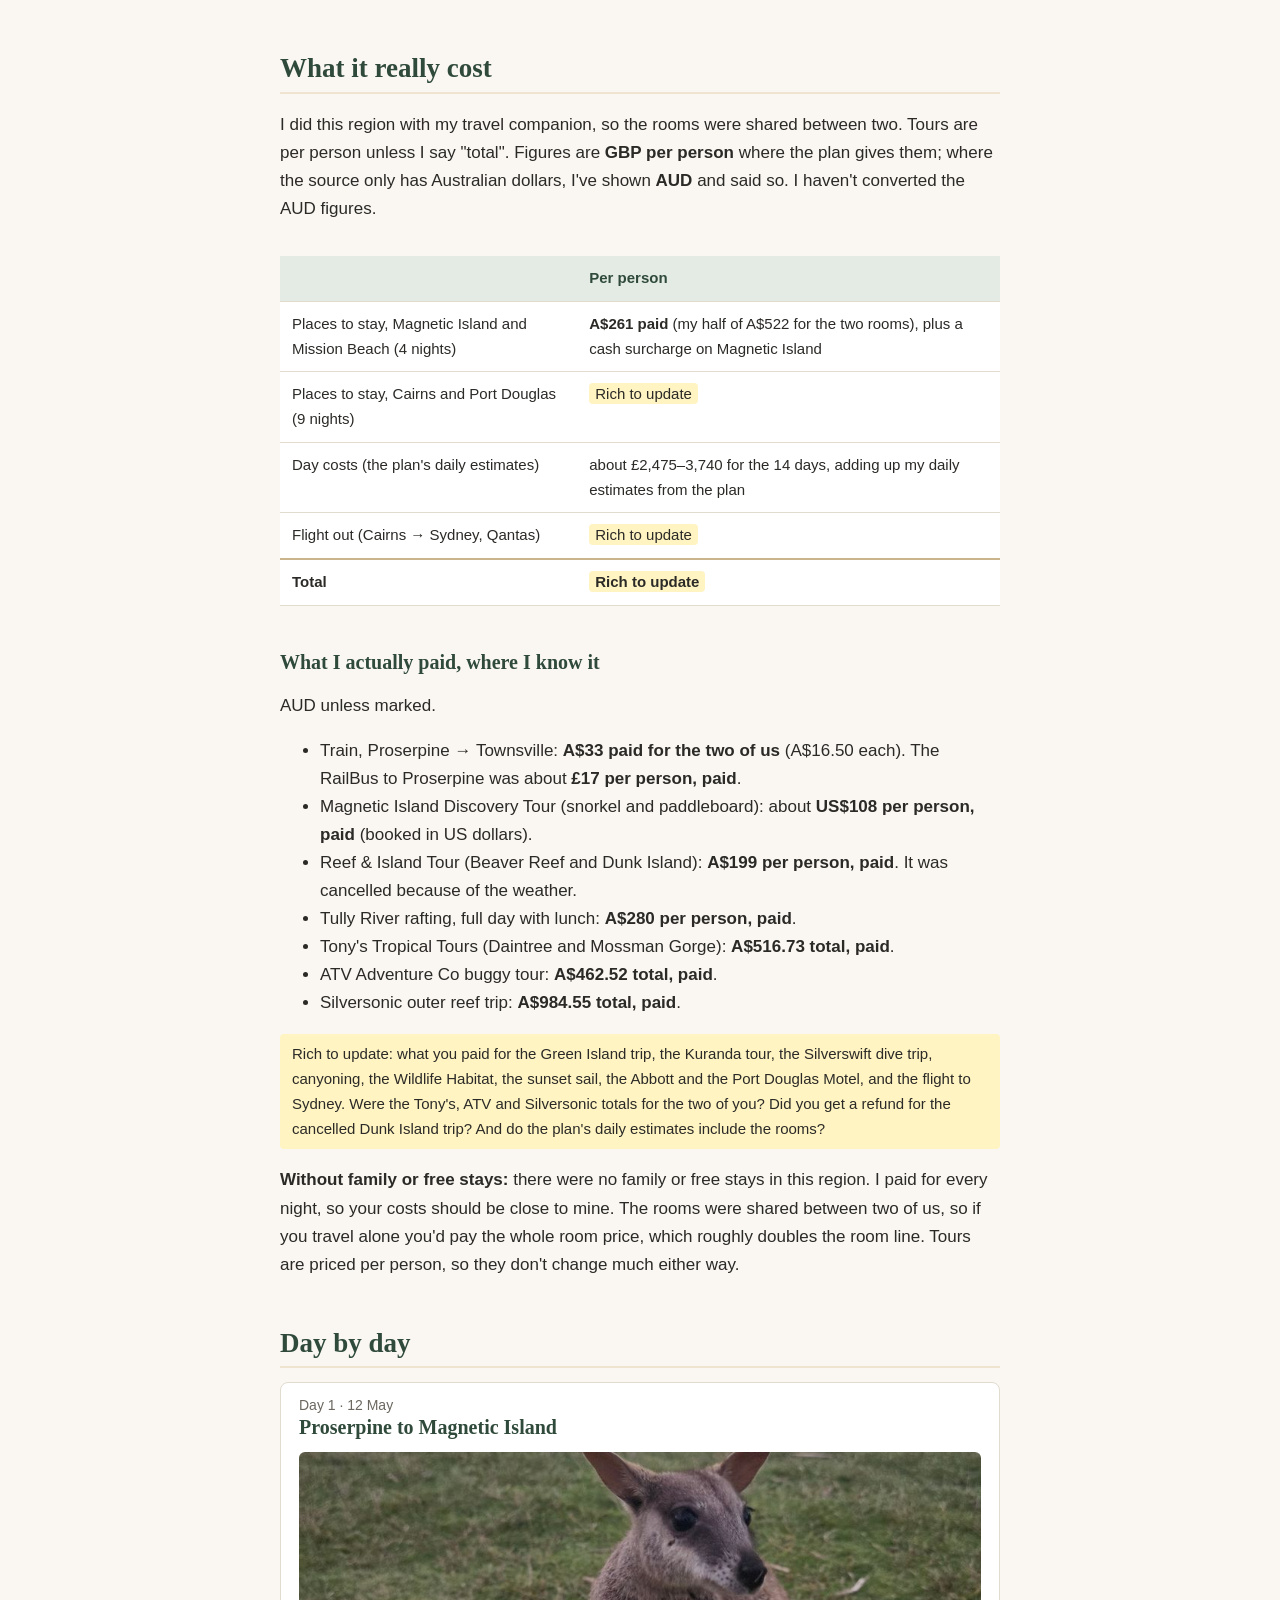
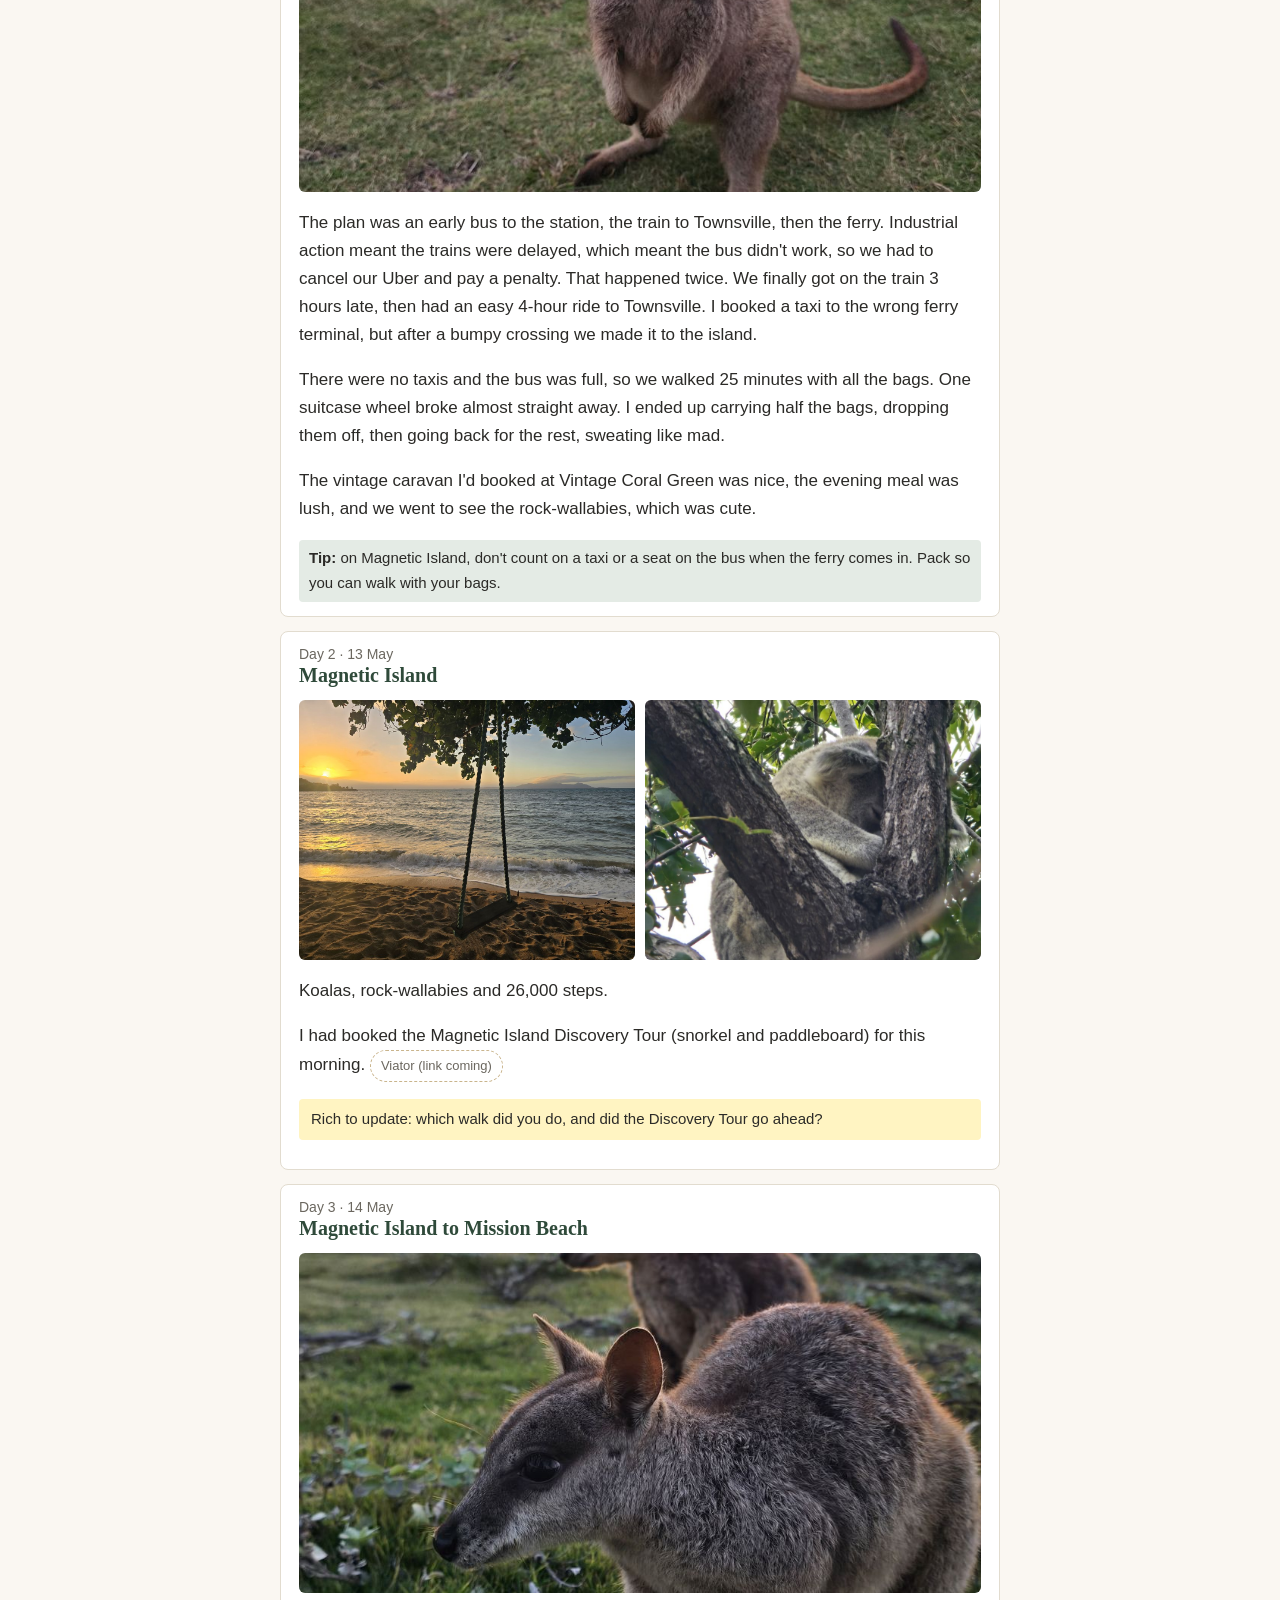
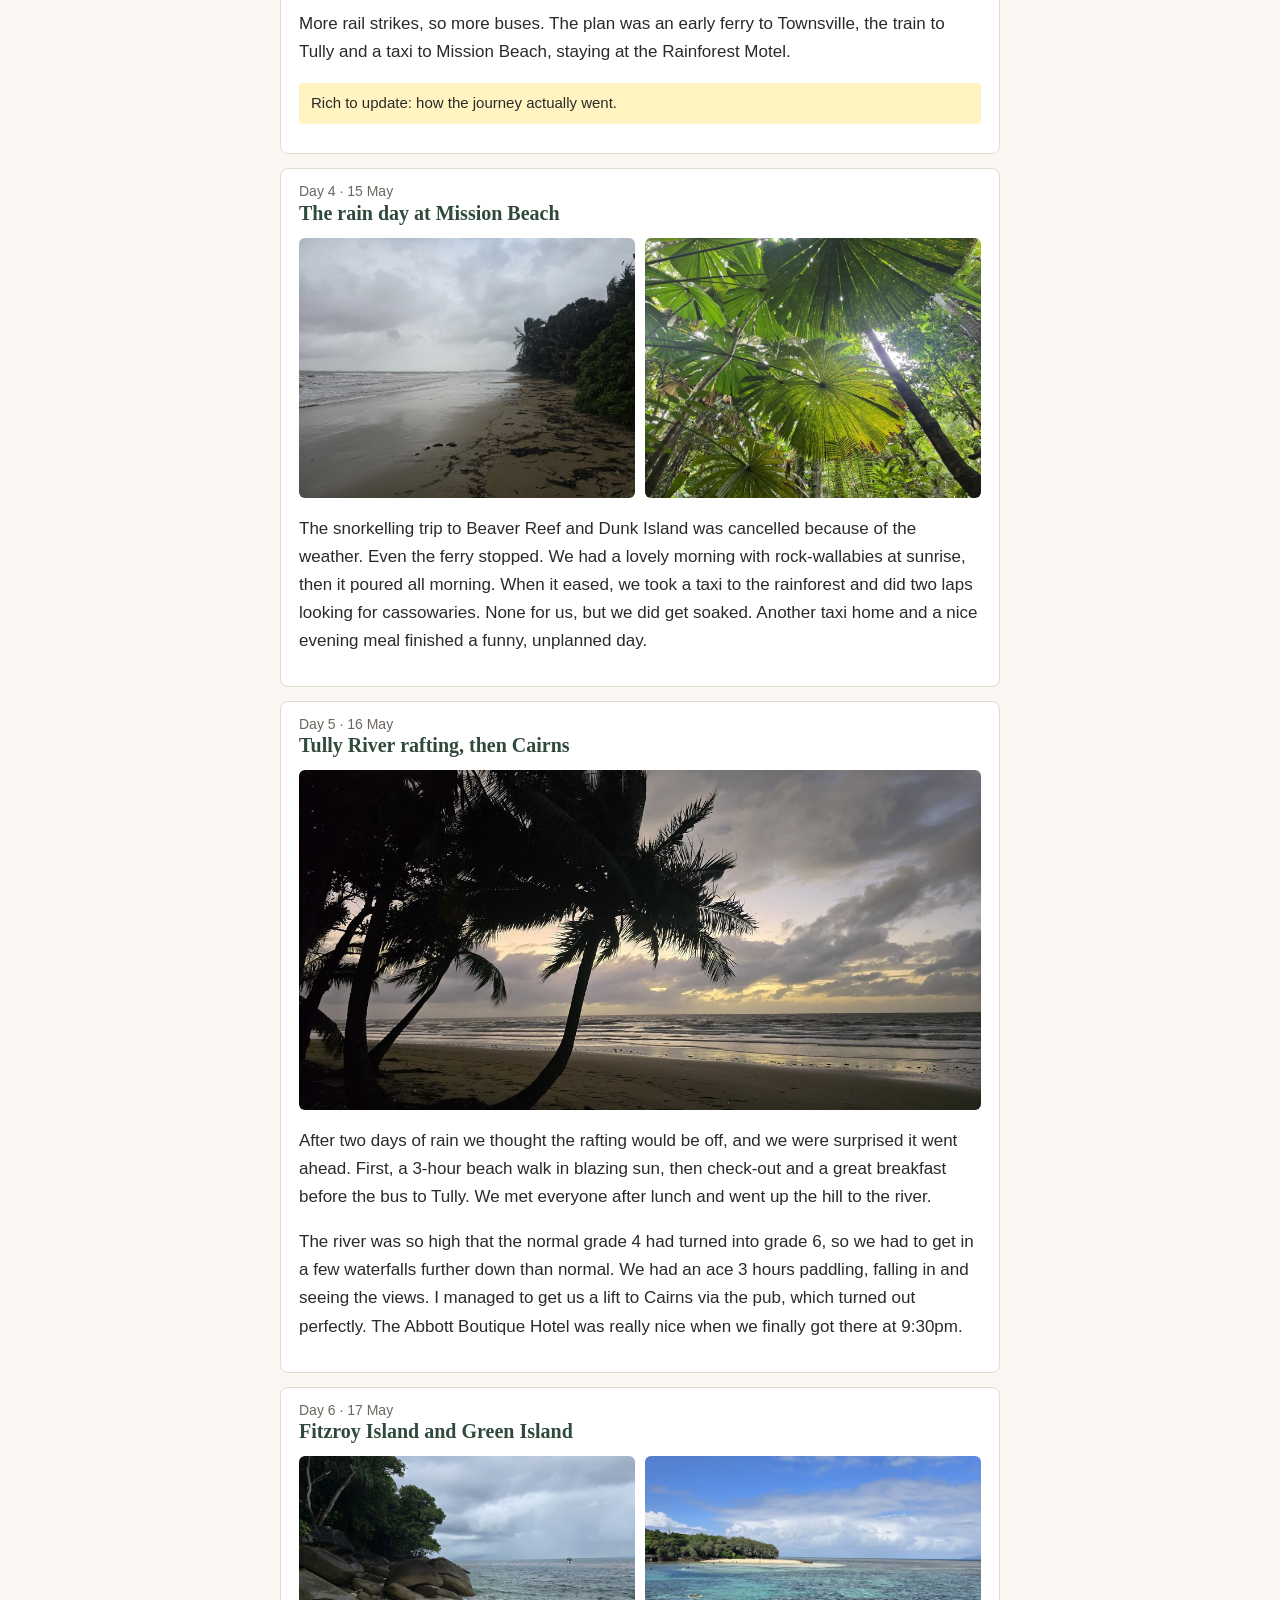
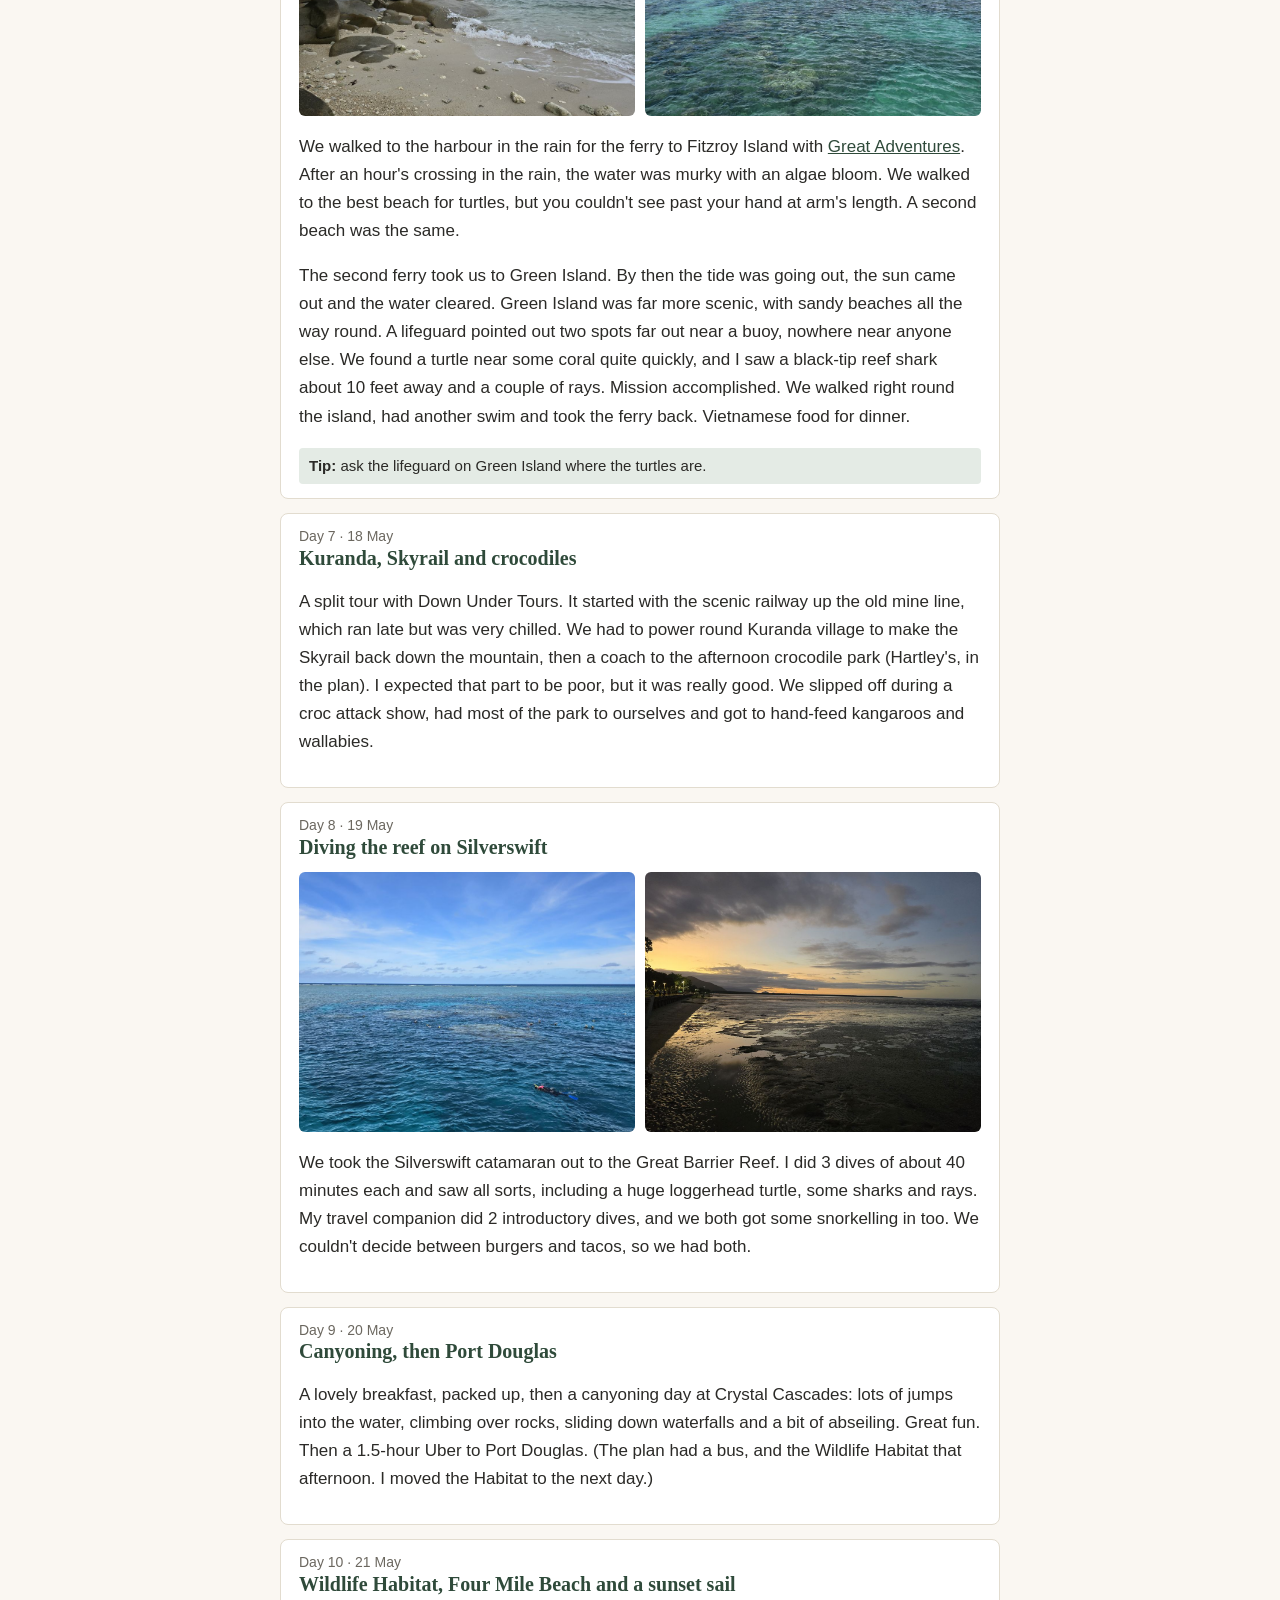
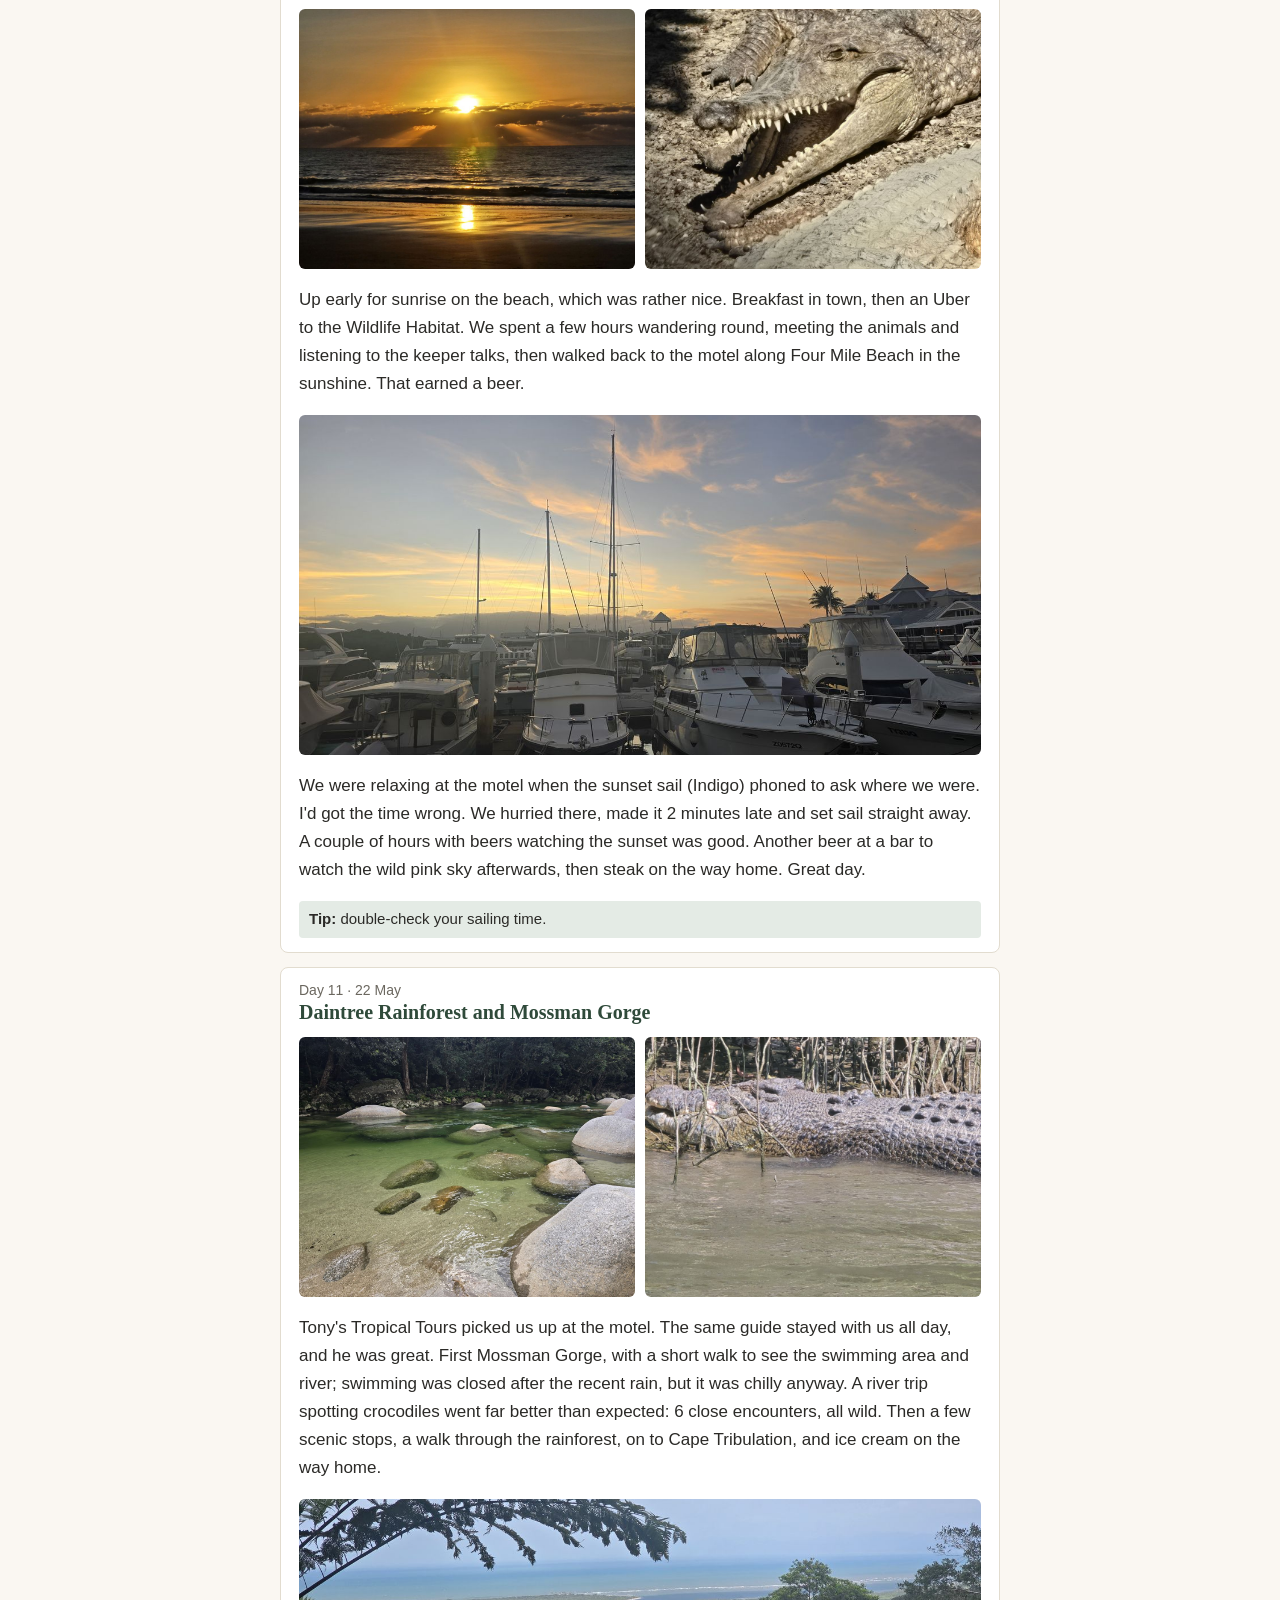
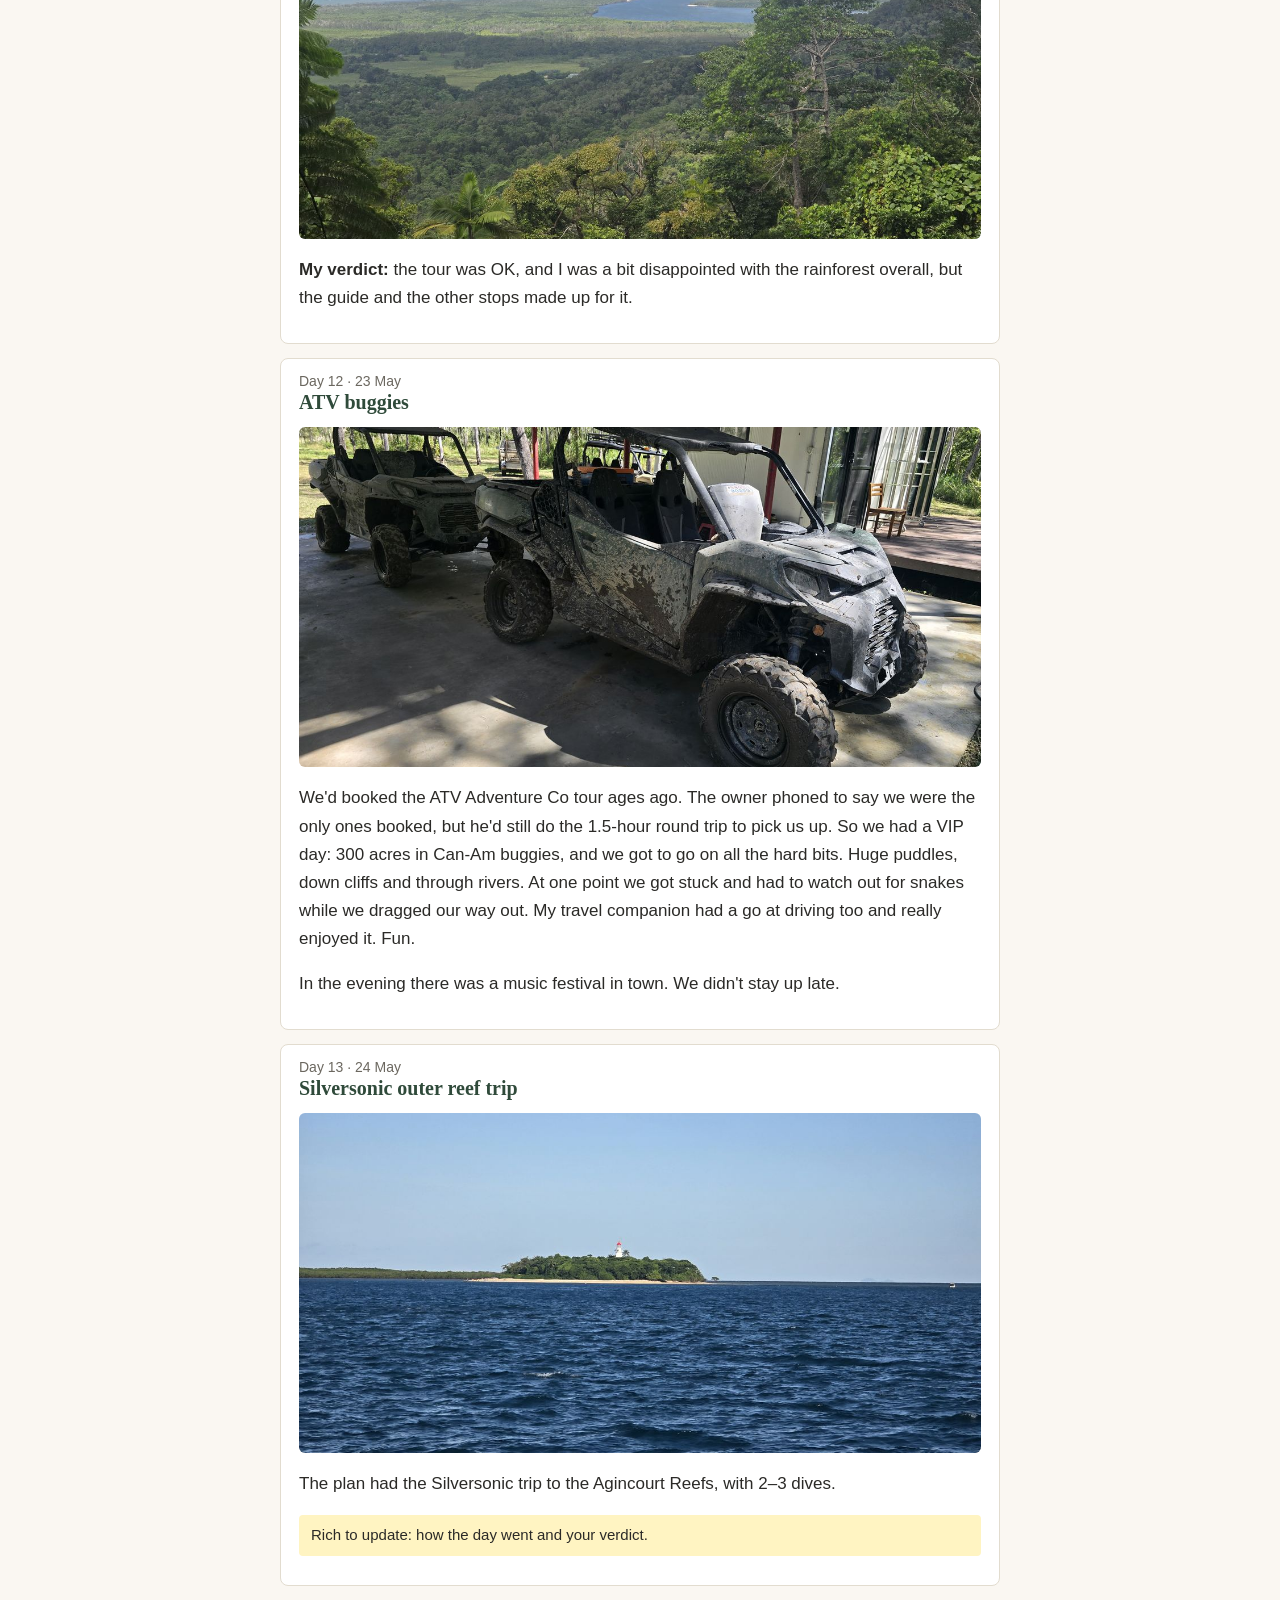
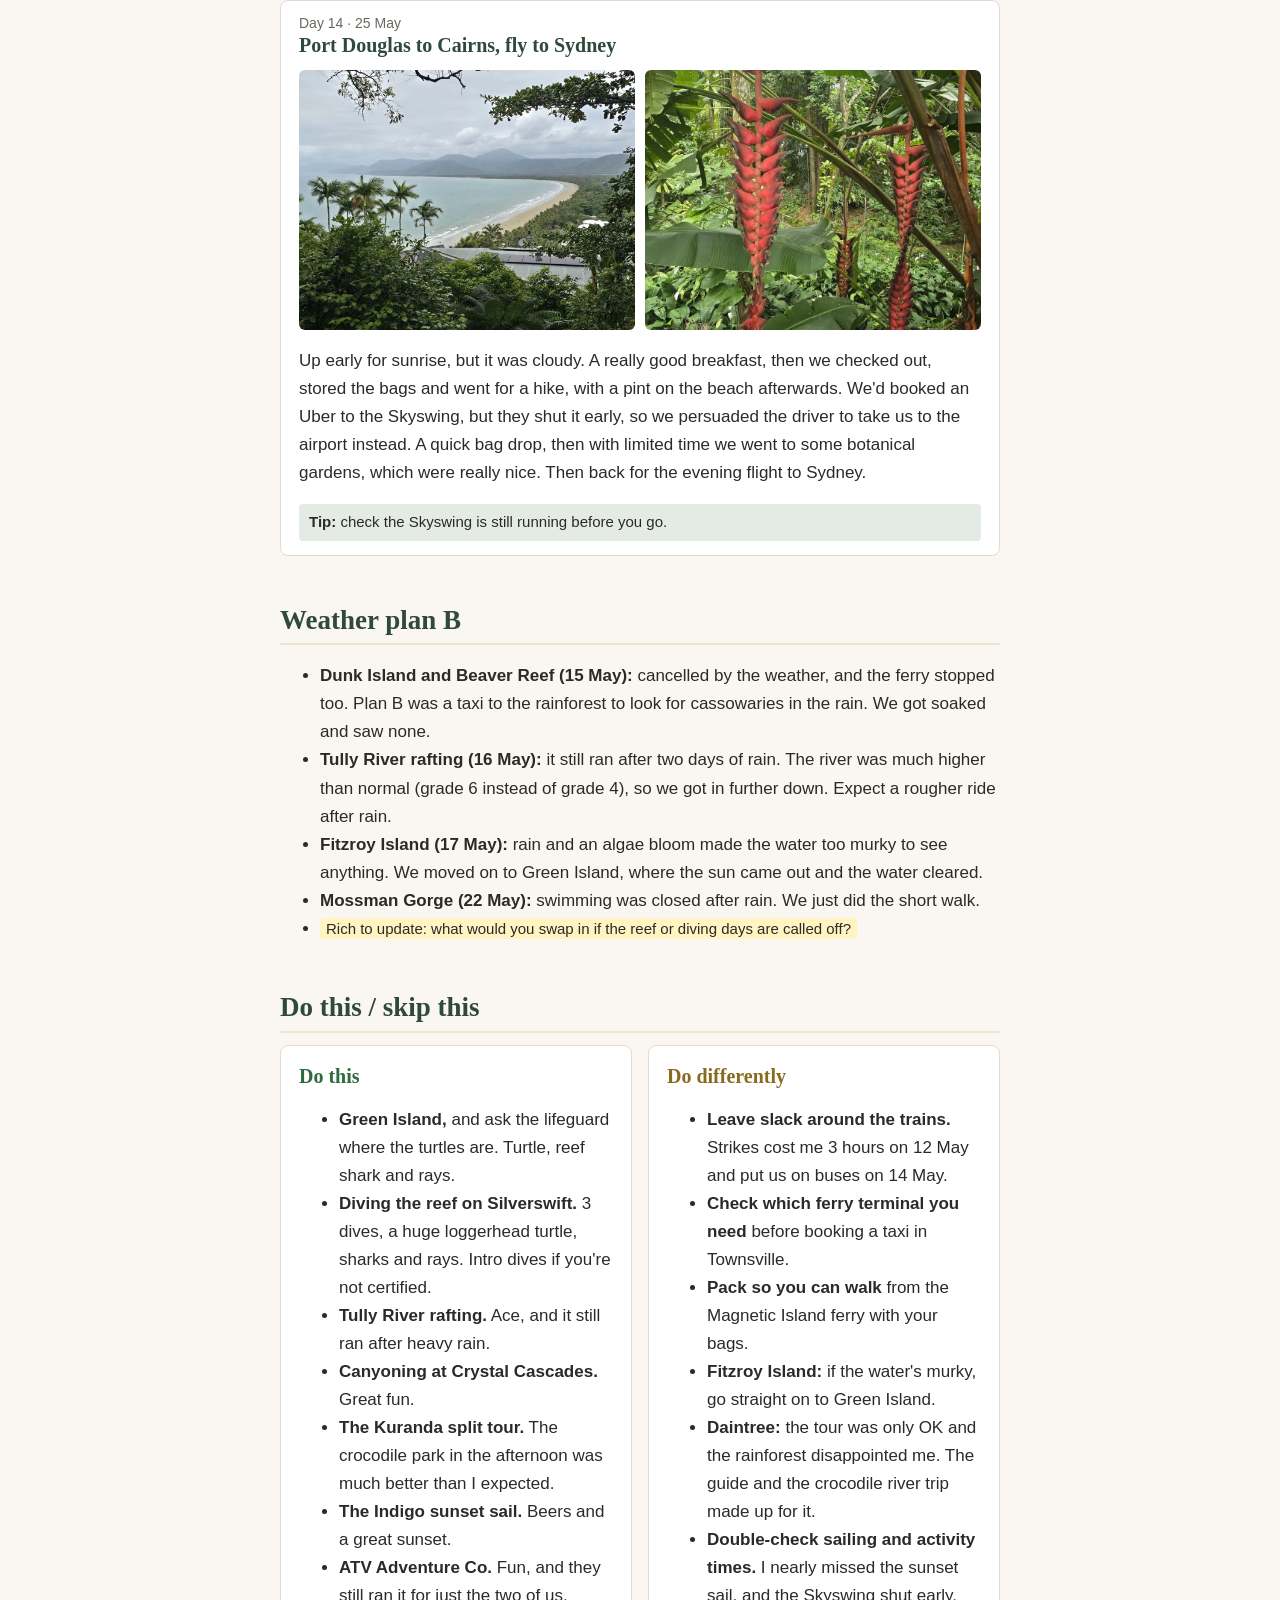
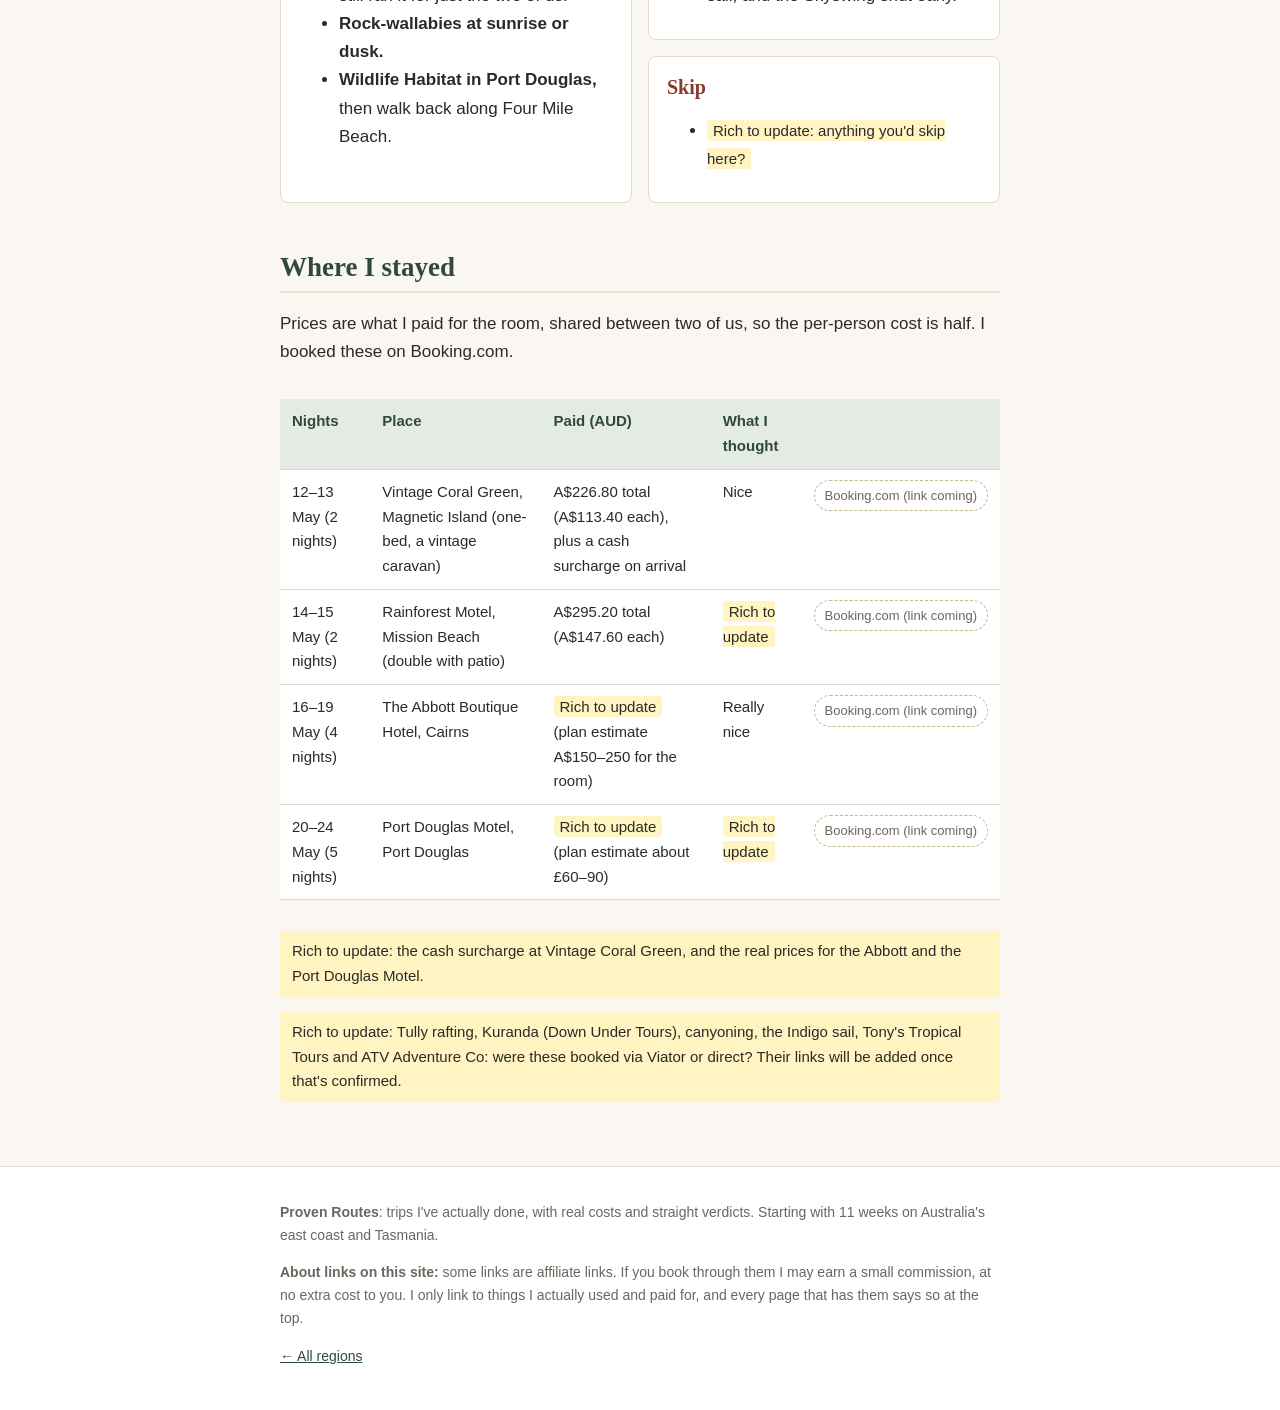
<file: magnetic-island-cairns-port-douglas/index.html>
<!DOCTYPE html>
<html lang="en-GB">
<head>
  <meta charset="utf-8">
  <link rel="canonical" href="https://provenroutes.com/magnetic-island-cairns-port-douglas/">
  <meta name="viewport" content="width=device-width, initial-scale=1">
  <title>Magnetic Island to Cairns and Port Douglas: 14 days without a car | Proven Routes</title>
  <meta name="description" content="14 days from Magnetic Island to Mission Beach, Cairns and Port Douglas, tested for real: rafting, reef dives, Green Island, Daintree, what it cost, weather plan B and what to do differently.">
  <link rel="stylesheet" href="../style.css">
  <!-- search-appearance -->
  <link rel="icon" href="/favicon.ico" sizes="48x48">
  <link rel="icon" href="/favicon.svg" type="image/svg+xml">
  <link rel="apple-touch-icon" href="/apple-touch-icon.png">
  <link rel="manifest" href="/site.webmanifest">
  <meta name="theme-color" content="#2f4a3a">
  <meta property="og:type" content="website">
  <meta property="og:site_name" content="Proven Routes">
  <meta property="og:title" content="Magnetic Island to Cairns and Port Douglas: 14 days without a car | Proven Routes">
  <meta property="og:description" content="14 days from Magnetic Island to Mission Beach, Cairns and Port Douglas, tested for real: rafting, reef dives, Green Island, Daintree, what it cost, weather plan B and what to do differently.">
  <meta property="og:url" content="https://provenroutes.com/magnetic-island-cairns-port-douglas/">
  <meta property="og:image" content="https://provenroutes.com/img/og/magnetic-island-cairns-port-douglas.jpg">
  <meta property="og:image:alt" content="Magnetic Island to Cairns and Port Douglas: 14 days without a car">
  <meta property="og:locale" content="en_GB">
  <meta name="twitter:card" content="summary_large_image">
  <meta name="twitter:image" content="https://provenroutes.com/img/og/magnetic-island-cairns-port-douglas.jpg">
  <!-- /search-appearance -->
</head>
<body>

  <header class="site-header">
    <div class="wrap">
      <a class="site-name" href="../index.html">Proven Routes</a>
      <nav class="site-nav">
        <a href="../index.html#regions">Regions</a>
        <a href="../index.html#about">About the trip</a>
      </nav>
    </div>
  </header>

  <section class="hero-photo" style="background-image:url('../img/magnetic-island-cairns-port-douglas/cover-magnetic-forts-walk.jpg')">
    <div class="wrap">
      <h1>Magnetic Island to Cairns and Port Douglas: 14 days without a car</h1>
      <p class="lede">Looking down on a bay in Magnetic Island National Park</p>
    </div>
  </section>

  <main class="wrap">

    <div class="verdict"><strong>Verdict:</strong> <span class="todo">Rich to update: one-line verdict.</span></div>

    <ul class="facts">
      <li>14 days</li>
      <li>No car: trains, ferries, buses, Ubers</li>
      <li>Two of us, rooms shared</li>
      <li>Plan estimate £2,475–3,740 pp</li>
    </ul>

    <p class="ad-note"><strong>Ad: some booking links on this page are, or will be, affiliate links.</strong> If you book through them I may earn a small commission, at no extra cost to you. I only link to places and trips I actually used and paid for myself, and I say plainly when something wasn't worth it.</p>

    <p><em>Part of my 11 weeks on Australia's east coast and Tasmania. This page covers the far north of the trip only: Magnetic Island, Mission Beach, Cairns and Port Douglas. Each region works as a block on its own, so you can do just this one or link it to others.</em></p>

    <h2>Days to allow</h2>
    <p><strong>I took 14 days</strong>, from 12 May (train from Proserpine, ferry to Magnetic Island) to 25 May (evening flight from Cairns to Sydney). That's 13 nights in four places: 2 on Magnetic Island, 2 at Mission Beach, 4 in Cairns and 5 in Port Douglas.</p>
    <p>There was something booked on almost every day, and the weather took out one of them. Two travel days went badly because of rail strikes, so leave slack around the train.</p>
    <p class="todo">Rich to update: was 14 days right, or would you allow more or fewer?</p>

    <h2>The route at a glance</h2>
    <p>Proserpine → Townsville (train) → Magnetic Island (ferry) → Townsville (ferry) → Tully and Mission Beach → Tully River (rafting) → Cairns → Port Douglas → Cairns Airport.</p>
    <p>I did this whole stretch without a hire car: trains, ferries, buses, taxis, tour pickups and Ubers. That worked, but only just. Queensland rail strikes hit both of my train days, and on Magnetic Island there were no taxis and the bus was full when we arrived.</p>

    <h2>What it really cost</h2>
    <p>I did this region with my travel companion, so the rooms were shared between two. Tours are per person unless I say "total". Figures are <strong>GBP per person</strong> where the plan gives them; where the source only has Australian dollars, I've shown <strong>AUD</strong> and said so. I haven't converted the AUD figures.</p>
    <div class="table-scroll">
      <table>
        <thead><tr><th></th><th>Per person</th></tr></thead>
        <tbody>
          <tr><td>Places to stay, Magnetic Island and Mission Beach (4 nights)</td><td><strong>A$261 paid</strong> (my half of A$522 for the two rooms), plus a cash surcharge on Magnetic Island</td></tr>
          <tr><td>Places to stay, Cairns and Port Douglas (9 nights)</td><td><span class="todo">Rich to update</span></td></tr>
          <tr><td>Day costs (the plan's daily estimates)</td><td>about £2,475–3,740 for the 14 days, adding up my daily estimates from the plan</td></tr>
          <tr><td>Flight out (Cairns → Sydney, Qantas)</td><td><span class="todo">Rich to update</span></td></tr>
          <tr class="total"><td>Total</td><td><span class="todo">Rich to update</span></td></tr>
        </tbody>
      </table>
    </div>

    <h3>What I actually paid, where I know it</h3>
    <p>AUD unless marked.</p>
    <ul>
      <li>Train, Proserpine → Townsville: <strong>A$33 paid for the two of us</strong> (A$16.50 each). The RailBus to Proserpine was about <strong>£17 per person, paid</strong>.</li>
      <li>Magnetic Island Discovery Tour (snorkel and paddleboard): about <strong>US$108 per person, paid</strong> (booked in US dollars).</li>
      <li>Reef &amp; Island Tour (Beaver Reef and Dunk Island): <strong>A$199 per person, paid</strong>. It was cancelled because of the weather.</li>
      <li>Tully River rafting, full day with lunch: <strong>A$280 per person, paid</strong>.</li>
      <li>Tony's Tropical Tours (Daintree and Mossman Gorge): <strong>A$516.73 total, paid</strong>.</li>
      <li>ATV Adventure Co buggy tour: <strong>A$462.52 total, paid</strong>.</li>
      <li>Silversonic outer reef trip: <strong>A$984.55 total, paid</strong>.</li>
    </ul>
    <p class="todo">Rich to update: what you paid for the Green Island trip, the Kuranda tour, the Silverswift dive trip, canyoning, the Wildlife Habitat, the sunset sail, the Abbott and the Port Douglas Motel, and the flight to Sydney. Were the Tony's, ATV and Silversonic totals for the two of you? Did you get a refund for the cancelled Dunk Island trip? And do the plan's daily estimates include the rooms?</p>
    <p><strong>Without family or free stays:</strong> there were no family or free stays in this region. I paid for every night, so your costs should be close to mine. The rooms were shared between two of us, so if you travel alone you'd pay the whole room price, which roughly doubles the room line. Tours are priced per person, so they don't change much either way.</p>

    <h2>Day by day</h2>

    <div class="day">
      <h3><span class="date">Day 1 · 12 May</span>Proserpine to Magnetic Island</h3>
      <div class="photos single"><img src="../img/magnetic-island-cairns-port-douglas/magnetic-rock-wallaby.jpg" alt="A rock-wallaby sitting on the grass on Magnetic Island at dusk" width="900" height="1200" loading="lazy"></div>
      <p>The plan was an early bus to the station, the train to Townsville, then the ferry. Industrial action meant the trains were delayed, which meant the bus didn't work, so we had to cancel our Uber and pay a penalty. That happened twice. We finally got on the train 3 hours late, then had an easy 4-hour ride to Townsville. I booked a taxi to the wrong ferry terminal, but after a bumpy crossing we made it to the island.</p>
      <p>There were no taxis and the bus was full, so we walked 25 minutes with all the bags. One suitcase wheel broke almost straight away. I ended up carrying half the bags, dropping them off, then going back for the rest, sweating like mad.</p>
      <p>The vintage caravan I'd booked at Vintage Coral Green was nice, the evening meal was lush, and we went to see the rock-wallabies, which was cute.</p>
      <p class="tip"><strong>Tip:</strong> on Magnetic Island, don't count on a taxi or a seat on the bus when the ferry comes in. Pack so you can walk with your bags.</p>
    </div>

    <div class="day">
      <h3><span class="date">Day 2 · 13 May</span>Magnetic Island</h3>
      <div class="photos"><img src="../img/magnetic-island-cairns-port-douglas/magnetic-beach-swing-sunrise.jpg" alt="A rope swing hanging from a tree over the beach at sunrise on Magnetic Island" width="1200" height="900" loading="lazy"><img src="../img/magnetic-island-cairns-port-douglas/magnetic-koala.jpg" alt="A wild koala asleep in the fork of a tree on Magnetic Island" width="900" height="1200" loading="lazy"></div>
      <p>Koalas, rock-wallabies and 26,000 steps.</p>
      <p>I had booked the Magnetic Island Discovery Tour (snorkel and paddleboard) for this morning. <span class="book pending">Viator (link coming)</span></p>
      <p class="todo">Rich to update: which walk did you do, and did the Discovery Tour go ahead?</p>
    </div>

    <div class="day">
      <h3><span class="date">Day 3 · 14 May</span>Magnetic Island to Mission Beach</h3>
      <div class="photos single"><img src="../img/magnetic-island-cairns-port-douglas/magnetic-wallabies-sunrise.jpg" alt="Two rock-wallabies grazing on the grass at sunrise" width="900" height="1200" loading="lazy"></div>
      <p>More rail strikes, so more buses. The plan was an early ferry to Townsville, the train to Tully and a taxi to Mission Beach, staying at the Rainforest Motel.</p>
      <p class="todo">Rich to update: how the journey actually went.</p>
    </div>

    <div class="day">
      <h3><span class="date">Day 4 · 15 May</span>The rain day at Mission Beach</h3>
      <div class="photos"><img src="../img/magnetic-island-cairns-port-douglas/mission-beach-storm.jpg" alt="Grey skies over an empty beach lined with rainforest at Mission Beach" width="1200" height="900" loading="lazy"><img src="../img/magnetic-island-cairns-port-douglas/licuala-fan-palms.jpg" alt="Looking up at giant fan palms in the rainforest near Mission Beach" width="900" height="1200" loading="lazy"></div>
      <p>The snorkelling trip to Beaver Reef and Dunk Island was cancelled because of the weather. Even the ferry stopped. We had a lovely morning with rock-wallabies at sunrise, then it poured all morning. When it eased, we took a taxi to the rainforest and did two laps looking for cassowaries. None for us, but we did get soaked. Another taxi home and a nice evening meal finished a funny, unplanned day.</p>
    </div>

    <div class="day">
      <h3><span class="date">Day 5 · 16 May</span>Tully River rafting, then Cairns</h3>
      <div class="photos single"><img src="../img/magnetic-island-cairns-port-douglas/mission-beach-palm-sunrise.jpg" alt="Palm trees silhouetted against the sunrise on Mission Beach" width="1200" height="900" loading="lazy"></div>
      <p>After two days of rain we thought the rafting would be off, and we were surprised it went ahead. First, a 3-hour beach walk in blazing sun, then check-out and a great breakfast before the bus to Tully. We met everyone after lunch and went up the hill to the river.</p>
      <p>The river was so high that the normal grade 4 had turned into grade 6, so we had to get in a few waterfalls further down than normal. We had an ace 3 hours paddling, falling in and seeing the views. I managed to get us a lift to Cairns via the pub, which turned out perfectly. The Abbott Boutique Hotel was really nice when we finally got there at 9:30pm.</p>
    </div>

    <div class="day">
      <h3><span class="date">Day 6 · 17 May</span>Fitzroy Island and Green Island</h3>
      <div class="photos"><img src="../img/magnetic-island-cairns-port-douglas/fitzroy-island-beach.jpg" alt="A rocky beach on Fitzroy Island under grey skies" width="900" height="1200" loading="lazy"><img src="../img/magnetic-island-cairns-port-douglas/green-island-clear-water.jpg" alt="Clear turquoise water over coral, with Green Island behind" width="900" height="1200" loading="lazy"></div>
      <p>We walked to the harbour in the rain for the ferry to Fitzroy Island with <a href="https://www.greatadventures.com.au/">Great Adventures</a>. After an hour's crossing in the rain, the water was murky with an algae bloom. We walked to the best beach for turtles, but you couldn't see past your hand at arm's length. A second beach was the same.</p>
      <p>The second ferry took us to Green Island. By then the tide was going out, the sun came out and the water cleared. Green Island was far more scenic, with sandy beaches all the way round. A lifeguard pointed out two spots far out near a buoy, nowhere near anyone else. We found a turtle near some coral quite quickly, and I saw a black-tip reef shark about 10 feet away and a couple of rays. Mission accomplished. We walked right round the island, had another swim and took the ferry back. Vietnamese food for dinner.</p>
      <p class="tip"><strong>Tip:</strong> ask the lifeguard on Green Island where the turtles are.</p>
    </div>

    <div class="day">
      <h3><span class="date">Day 7 · 18 May</span>Kuranda, Skyrail and crocodiles</h3>
      <p>A split tour with Down Under Tours. It started with the scenic railway up the old mine line, which ran late but was very chilled. We had to power round Kuranda village to make the Skyrail back down the mountain, then a coach to the afternoon crocodile park (Hartley's, in the plan). I expected that part to be poor, but it was really good. We slipped off during a croc attack show, had most of the park to ourselves and got to hand-feed kangaroos and wallabies.</p>
    </div>

    <div class="day">
      <h3><span class="date">Day 8 · 19 May</span>Diving the reef on Silverswift</h3>
      <div class="photos"><img src="../img/magnetic-island-cairns-port-douglas/outer-reef-open-water.jpg" alt="Calm blue water over the Great Barrier Reef, seen from the dive boat" width="900" height="1200" loading="lazy"><img src="../img/magnetic-island-cairns-port-douglas/cairns-esplanade-dusk.jpg" alt="Low tide on the Cairns Esplanade at dusk" width="1200" height="900" loading="lazy"></div>
      <p>We took the Silverswift catamaran out to the Great Barrier Reef. I did 3 dives of about 40 minutes each and saw all sorts, including a huge loggerhead turtle, some sharks and rays. My travel companion did 2 introductory dives, and we both got some snorkelling in too. We couldn't decide between burgers and tacos, so we had both.</p>
    </div>

    <div class="day">
      <h3><span class="date">Day 9 · 20 May</span>Canyoning, then Port Douglas</h3>
      <p>A lovely breakfast, packed up, then a canyoning day at Crystal Cascades: lots of jumps into the water, climbing over rocks, sliding down waterfalls and a bit of abseiling. Great fun. Then a 1.5-hour Uber to Port Douglas. (The plan had a bus, and the Wildlife Habitat that afternoon. I moved the Habitat to the next day.)</p>
    </div>

    <div class="day">
      <h3><span class="date">Day 10 · 21 May</span>Wildlife Habitat, Four Mile Beach and a sunset sail</h3>
      <div class="photos"><img src="../img/magnetic-island-cairns-port-douglas/four-mile-beach-sunrise.jpg" alt="The sun rising over the sea from Four Mile Beach, Port Douglas" width="1200" height="900" loading="lazy"><img src="../img/magnetic-island-cairns-port-douglas/wildlife-habitat-crocodile.jpg" alt="A crocodile resting with its jaws open at the Wildlife Habitat" width="900" height="1200" loading="lazy"></div>
      <p>Up early for sunrise on the beach, which was rather nice. Breakfast in town, then an Uber to the Wildlife Habitat. We spent a few hours wandering round, meeting the animals and listening to the keeper talks, then walked back to the motel along Four Mile Beach in the sunshine. That earned a beer.</p>
      <div class="photos single"><img src="../img/magnetic-island-cairns-port-douglas/port-douglas-marina-sunset.jpg" alt="Boats in the Port Douglas marina at sunset" width="1200" height="900" loading="lazy"></div>
      <p>We were relaxing at the motel when the sunset sail (Indigo) phoned to ask where we were. I'd got the time wrong. We hurried there, made it 2 minutes late and set sail straight away. A couple of hours with beers watching the sunset was good. Another beer at a bar to watch the wild pink sky afterwards, then steak on the way home. Great day.</p>
      <p class="tip"><strong>Tip:</strong> double-check your sailing time.</p>
    </div>

    <div class="day">
      <h3><span class="date">Day 11 · 22 May</span>Daintree Rainforest and Mossman Gorge</h3>
      <div class="photos"><img src="../img/magnetic-island-cairns-port-douglas/mossman-gorge.jpg" alt="Clear green water and smooth boulders at Mossman Gorge" width="1200" height="900" loading="lazy"><img src="../img/magnetic-island-cairns-port-douglas/daintree-river-crocodile.jpg" alt="A wild crocodile on the bank of the Daintree River among mangrove roots" width="900" height="1200" loading="lazy"></div>
      <p>Tony's Tropical Tours picked us up at the motel. The same guide stayed with us all day, and he was great. First Mossman Gorge, with a short walk to see the swimming area and river; swimming was closed after the recent rain, but it was chilly anyway. A river trip spotting crocodiles went far better than expected: 6 close encounters, all wild. Then a few scenic stops, a walk through the rainforest, on to Cape Tribulation, and ice cream on the way home.</p>
      <div class="photos single"><img src="../img/magnetic-island-cairns-port-douglas/daintree-lookout.jpg" alt="Rainforest stretching down to the coast from a Daintree lookout" width="1200" height="900" loading="lazy"></div>
      <p><strong>My verdict:</strong> the tour was OK, and I was a bit disappointed with the rainforest overall, but the guide and the other stops made up for it.</p>
    </div>

    <div class="day">
      <h3><span class="date">Day 12 · 23 May</span>ATV buggies</h3>
      <div class="photos single"><img src="../img/magnetic-island-cairns-port-douglas/atv-buggies.jpg" alt="Two mud-splashed off-road buggies parked at the ATV base" width="1200" height="900" loading="lazy"></div>
      <p>We'd booked the ATV Adventure Co tour ages ago. The owner phoned to say we were the only ones booked, but he'd still do the 1.5-hour round trip to pick us up. So we had a VIP day: 300 acres in Can-Am buggies, and we got to go on all the hard bits. Huge puddles, down cliffs and through rivers. At one point we got stuck and had to watch out for snakes while we dragged our way out. My travel companion had a go at driving too and really enjoyed it. Fun.</p>
      <p>In the evening there was a music festival in town. We didn't stay up late.</p>
    </div>

    <div class="day">
      <h3><span class="date">Day 13 · 24 May</span>Silversonic outer reef trip</h3>
      <div class="photos single"><img src="../img/magnetic-island-cairns-port-douglas/reef-trip-island.jpg" alt="A small wooded island with a lighthouse, seen across the sea from the reef boat" width="1200" height="900" loading="lazy"></div>
      <p>The plan had the Silversonic trip to the Agincourt Reefs, with 2–3 dives.</p>
      <p class="todo">Rich to update: how the day went and your verdict.</p>
    </div>

    <div class="day">
      <h3><span class="date">Day 14 · 25 May</span>Port Douglas to Cairns, fly to Sydney</h3>
      <div class="photos"><img src="../img/magnetic-island-cairns-port-douglas/four-mile-beach-lookout.jpg" alt="Four Mile Beach curving away below a lookout above Port Douglas" width="1200" height="900" loading="lazy"><img src="../img/magnetic-island-cairns-port-douglas/botanic-gardens-heliconia.jpg" alt="Red heliconia flowers hanging in a tropical botanical garden" width="900" height="1200" loading="lazy"></div>
      <p>Up early for sunrise, but it was cloudy. A really good breakfast, then we checked out, stored the bags and went for a hike, with a pint on the beach afterwards. We'd booked an Uber to the Skyswing, but they shut it early, so we persuaded the driver to take us to the airport instead. A quick bag drop, then with limited time we went to some botanical gardens, which were really nice. Then back for the evening flight to Sydney.</p>
      <p class="tip"><strong>Tip:</strong> check the Skyswing is still running before you go.</p>
    </div>

    <h2>Weather plan B</h2>
    <ul>
      <li><strong>Dunk Island and Beaver Reef (15 May):</strong> cancelled by the weather, and the ferry stopped too. Plan B was a taxi to the rainforest to look for cassowaries in the rain. We got soaked and saw none.</li>
      <li><strong>Tully River rafting (16 May):</strong> it still ran after two days of rain. The river was much higher than normal (grade 6 instead of grade 4), so we got in further down. Expect a rougher ride after rain.</li>
      <li><strong>Fitzroy Island (17 May):</strong> rain and an algae bloom made the water too murky to see anything. We moved on to Green Island, where the sun came out and the water cleared.</li>
      <li><strong>Mossman Gorge (22 May):</strong> swimming was closed after rain. We just did the short walk.</li>
      <li><span class="todo">Rich to update: what would you swap in if the reef or diving days are called off?</span></li>
    </ul>

    <h2>Do this / skip this</h2>
    <div class="verdict-lists">
      <section class="do">
        <h3>Do this</h3>
        <ul>
          <li><strong>Green Island,</strong> and ask the lifeguard where the turtles are. Turtle, reef shark and rays.</li>
          <li><strong>Diving the reef on Silverswift.</strong> 3 dives, a huge loggerhead turtle, sharks and rays. Intro dives if you're not certified.</li>
          <li><strong>Tully River rafting.</strong> Ace, and it still ran after heavy rain.</li>
          <li><strong>Canyoning at Crystal Cascades.</strong> Great fun.</li>
          <li><strong>The Kuranda split tour.</strong> The crocodile park in the afternoon was much better than I expected.</li>
          <li><strong>The Indigo sunset sail.</strong> Beers and a great sunset.</li>
          <li><strong>ATV Adventure Co.</strong> Fun, and they still ran it for just the two of us.</li>
          <li><strong>Rock-wallabies at sunrise or dusk.</strong></li>
          <li><strong>Wildlife Habitat in Port Douglas,</strong> then walk back along Four Mile Beach.</li>
        </ul>
      </section>
      <section class="differently">
        <h3>Do differently</h3>
        <ul>
          <li><strong>Leave slack around the trains.</strong> Strikes cost me 3 hours on 12 May and put us on buses on 14 May.</li>
          <li><strong>Check which ferry terminal you need</strong> before booking a taxi in Townsville.</li>
          <li><strong>Pack so you can walk</strong> from the Magnetic Island ferry with your bags.</li>
          <li><strong>Fitzroy Island:</strong> if the water's murky, go straight on to Green Island.</li>
          <li><strong>Daintree:</strong> the tour was only OK and the rainforest disappointed me. The guide and the crocodile river trip made up for it.</li>
          <li><strong>Double-check sailing and activity times.</strong> I nearly missed the sunset sail, and the Skyswing shut early.</li>
        </ul>
      </section>
      <section class="skip">
        <h3>Skip</h3>
        <ul>
          <li><span class="todo">Rich to update: anything you'd skip here?</span></li>
        </ul>
      </section>
    </div>

    <h2>Where I stayed</h2>
    <p>Prices are what I paid for the room, shared between two of us, so the per-person cost is half. I booked these on Booking.com.</p>
    <div class="table-scroll">
      <table>
        <thead><tr><th>Nights</th><th>Place</th><th>Paid (AUD)</th><th>What I thought</th><th></th></tr></thead>
        <tbody>
          <tr><td>12–13 May (2 nights)</td><td>Vintage Coral Green, Magnetic Island (one-bed, a vintage caravan)</td><td>A$226.80 total (A$113.40 each), plus a cash surcharge on arrival</td><td>Nice</td><td><span class="book pending">Booking.com (link coming)</span></td></tr>
          <tr><td>14–15 May (2 nights)</td><td>Rainforest Motel, Mission Beach (double with patio)</td><td>A$295.20 total (A$147.60 each)</td><td><span class="todo">Rich to update</span></td><td><span class="book pending">Booking.com (link coming)</span></td></tr>
          <tr><td>16–19 May (4 nights)</td><td>The Abbott Boutique Hotel, Cairns</td><td><span class="todo">Rich to update</span> (plan estimate A$150–250 for the room)</td><td>Really nice</td><td><span class="book pending">Booking.com (link coming)</span></td></tr>
          <tr><td>20–24 May (5 nights)</td><td>Port Douglas Motel, Port Douglas</td><td><span class="todo">Rich to update</span> (plan estimate about £60–90)</td><td><span class="todo">Rich to update</span></td><td><span class="book pending">Booking.com (link coming)</span></td></tr>
        </tbody>
      </table>
    </div>
    <p class="todo">Rich to update: the cash surcharge at Vintage Coral Green, and the real prices for the Abbott and the Port Douglas Motel.</p>
    <p class="todo">Rich to update: Tully rafting, Kuranda (Down Under Tours), canyoning, the Indigo sail, Tony's Tropical Tours and ATV Adventure Co: were these booked via Viator or direct? Their links will be added once that's confirmed.</p>
  </main>

  <footer class="site-footer">
    <div class="wrap">
      <p><strong>Proven Routes</strong>: trips I've actually done, with real costs and straight verdicts. Starting with 11 weeks on Australia's east coast and Tasmania.</p>
      <p><strong>About links on this site:</strong> some links are affiliate links. If you book through them I may earn a small commission, at no extra cost to you. I only link to things I actually used and paid for, and every page that has them says so at the top.</p>
      <p><a href="../index.html">← All regions</a></p>
    </div>
  </footer>
</body>
</html>
</file>
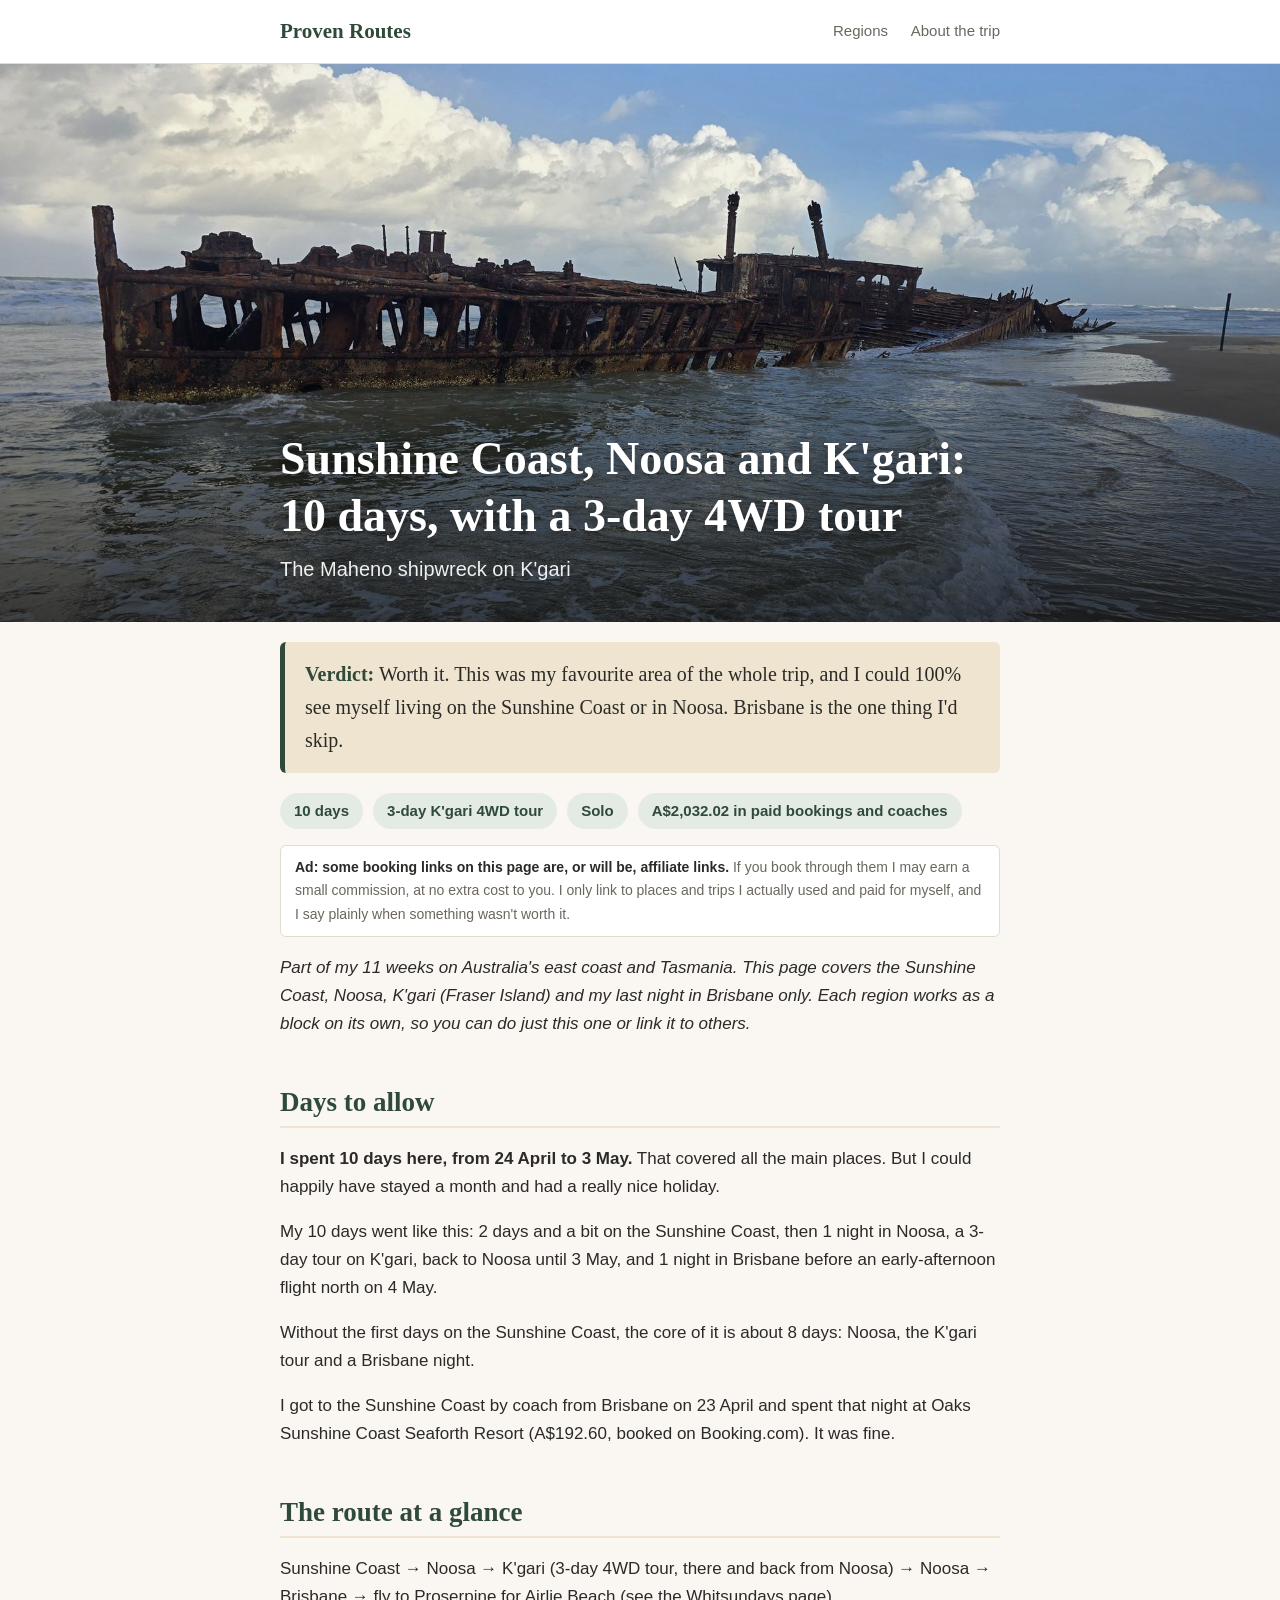
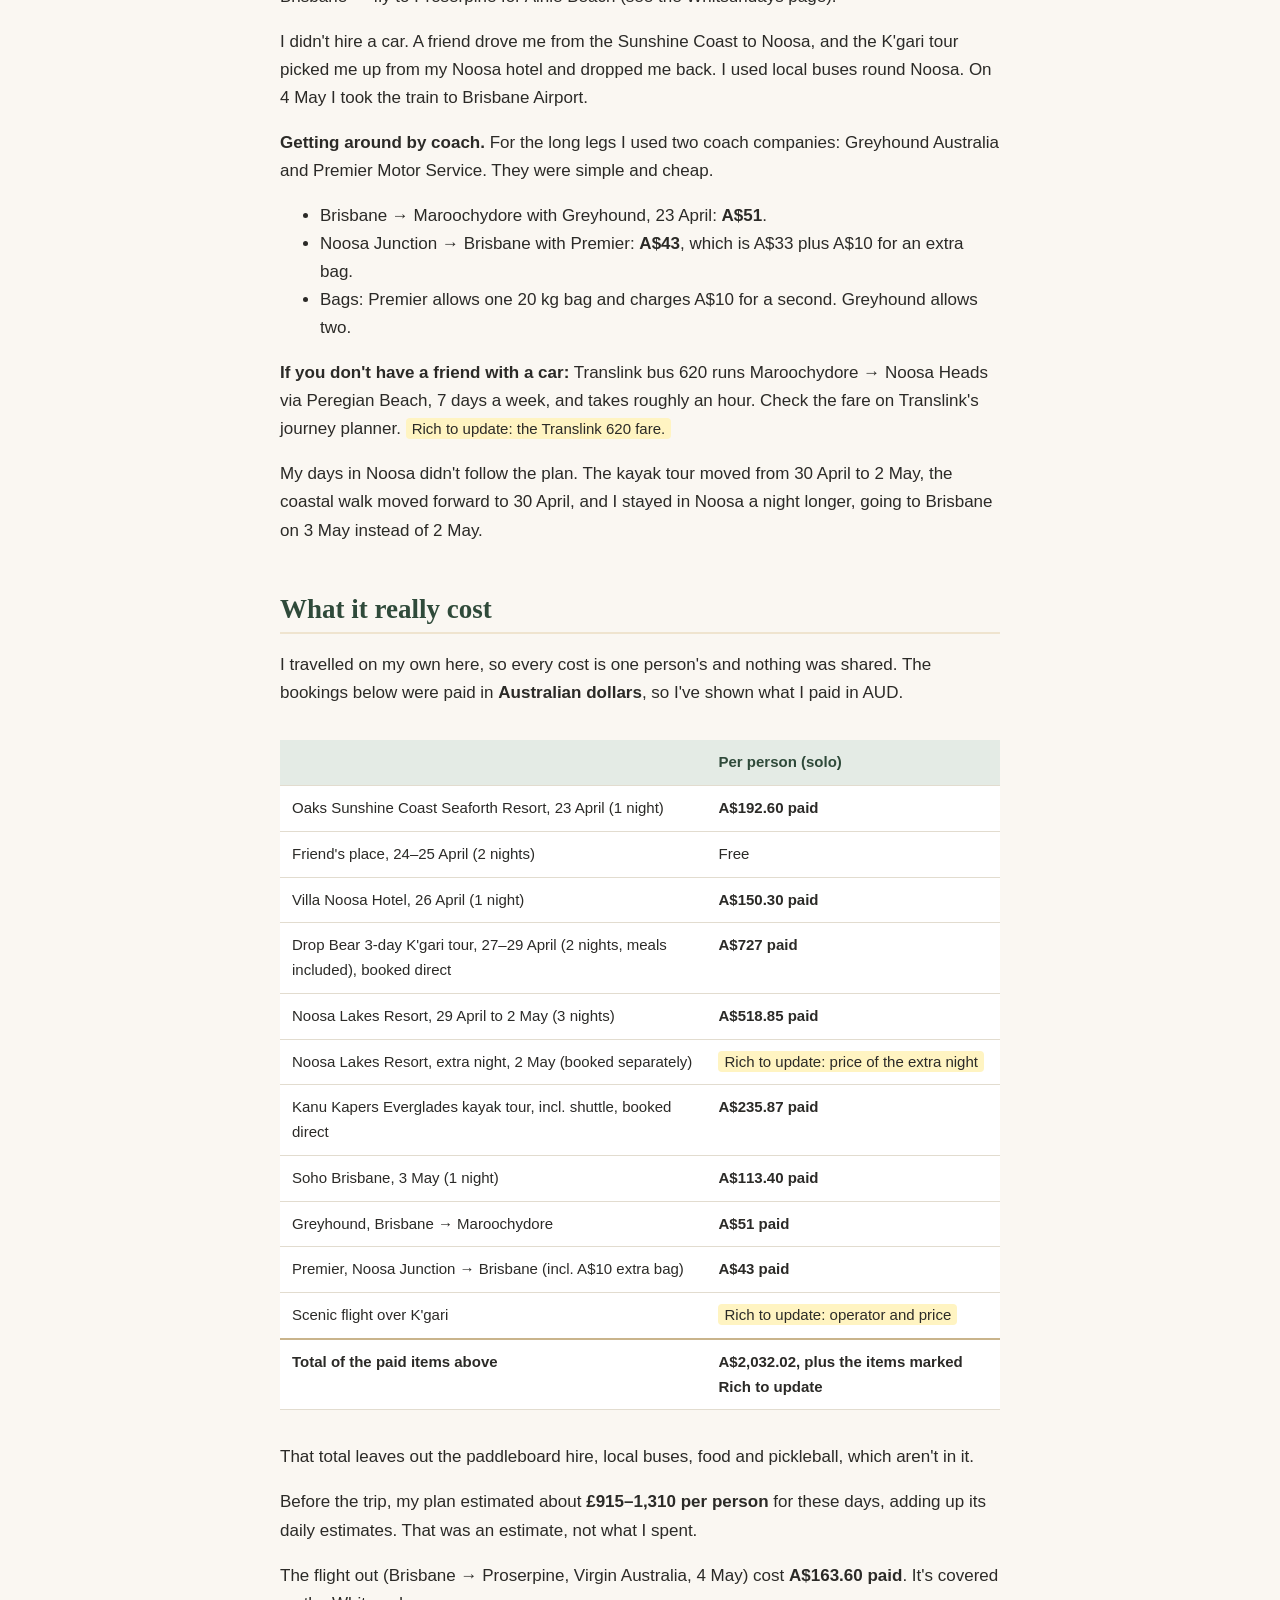
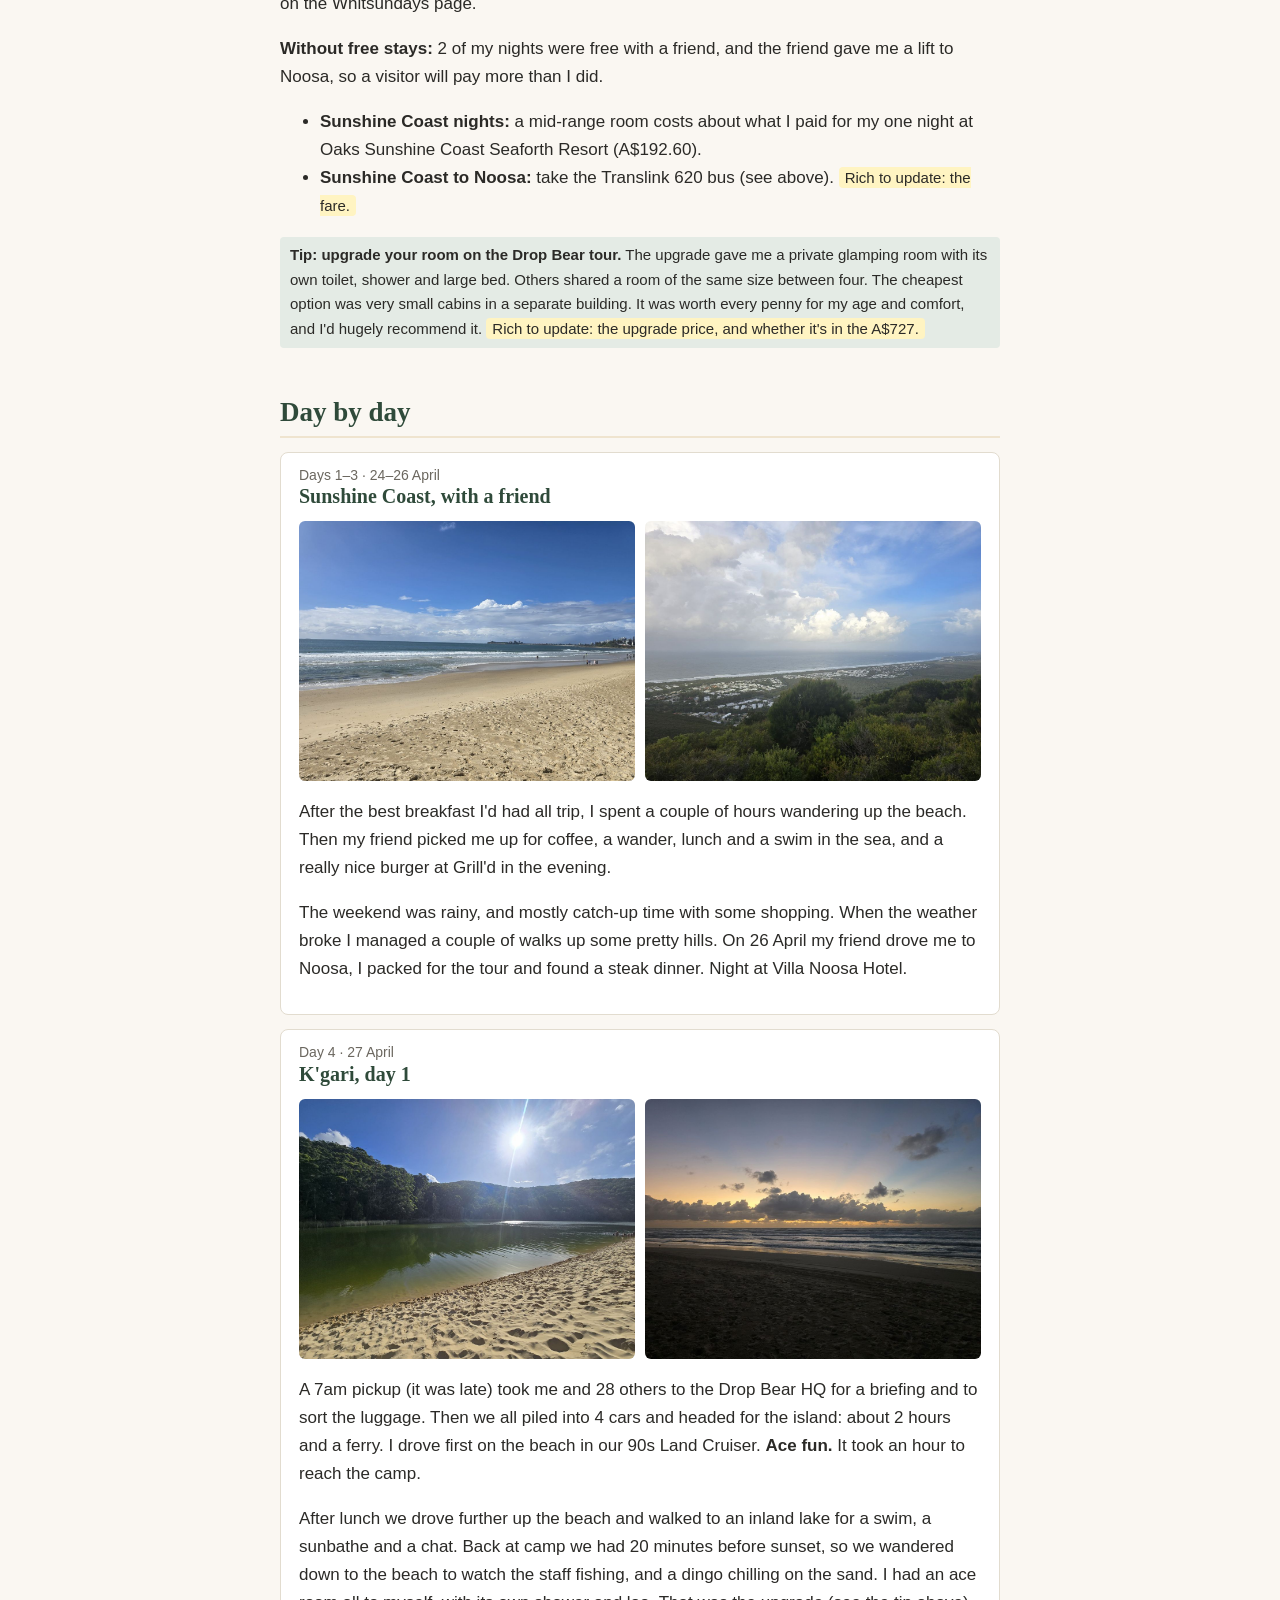
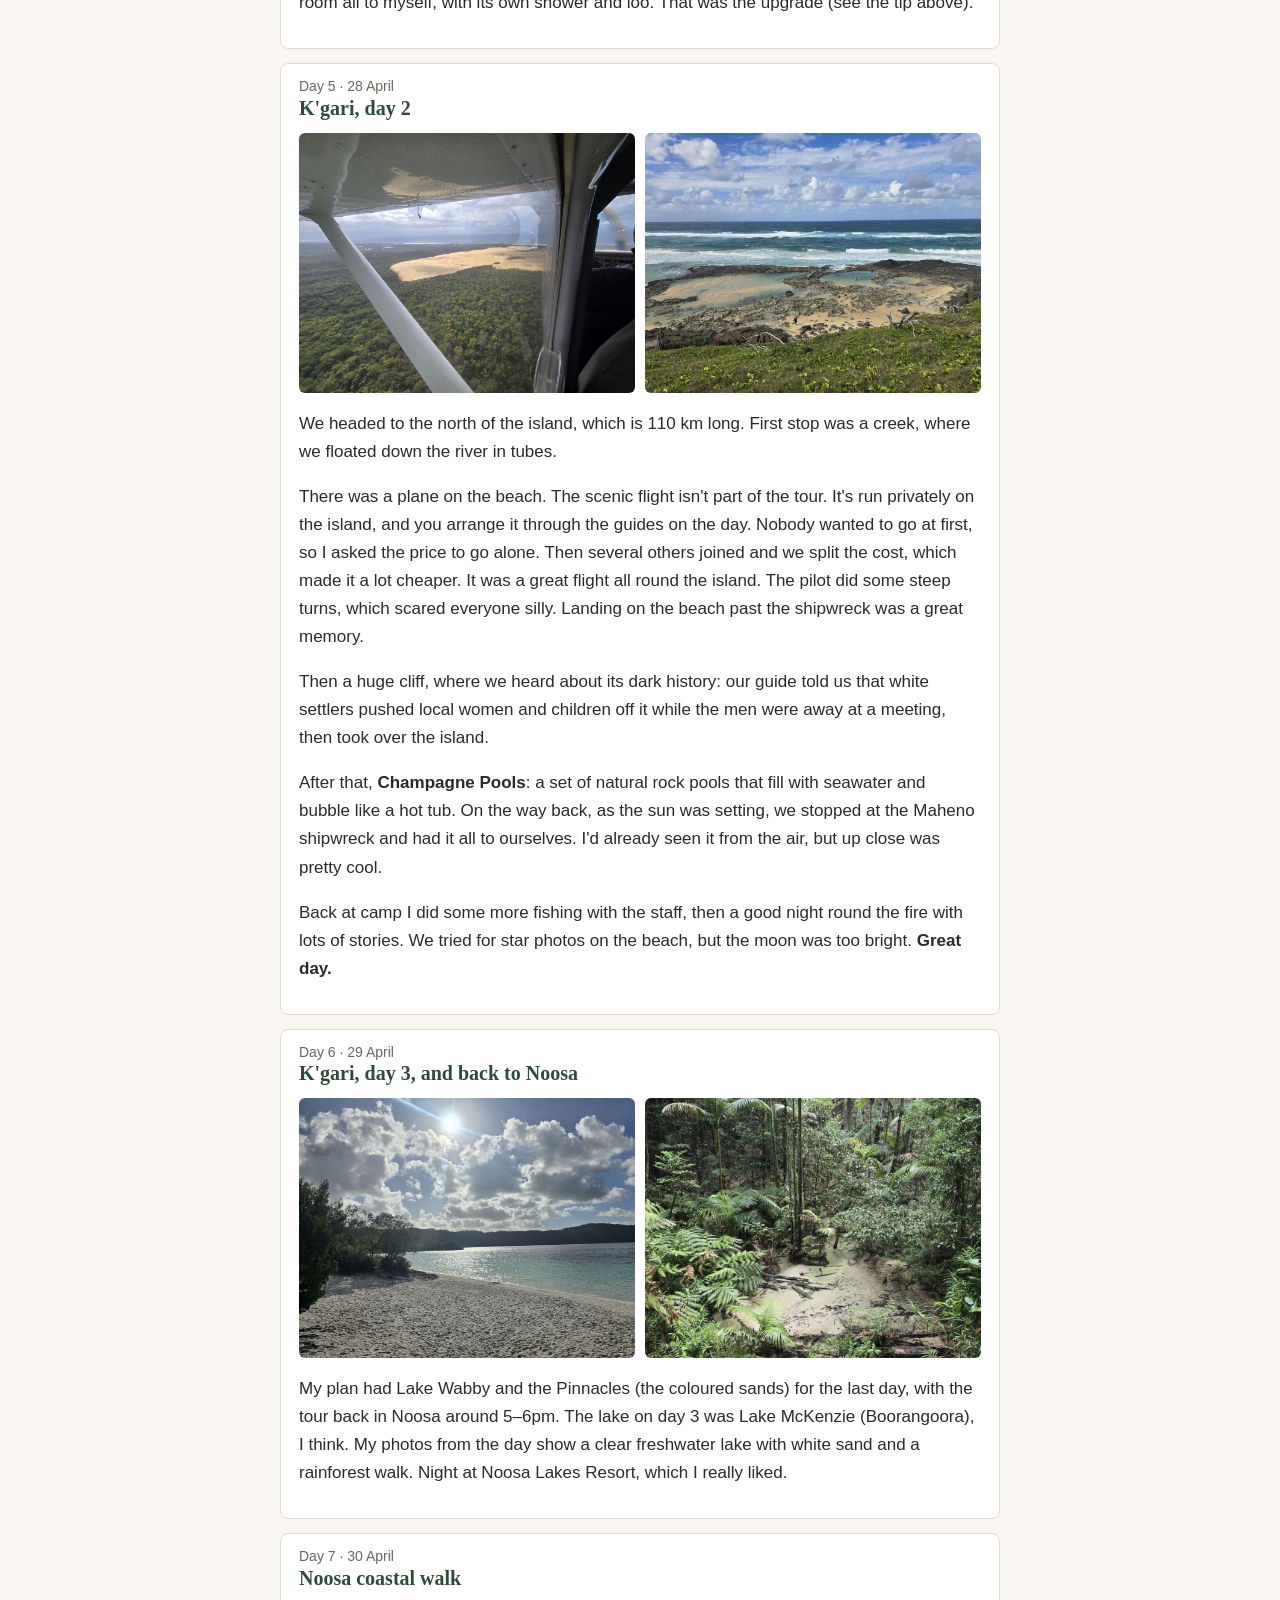
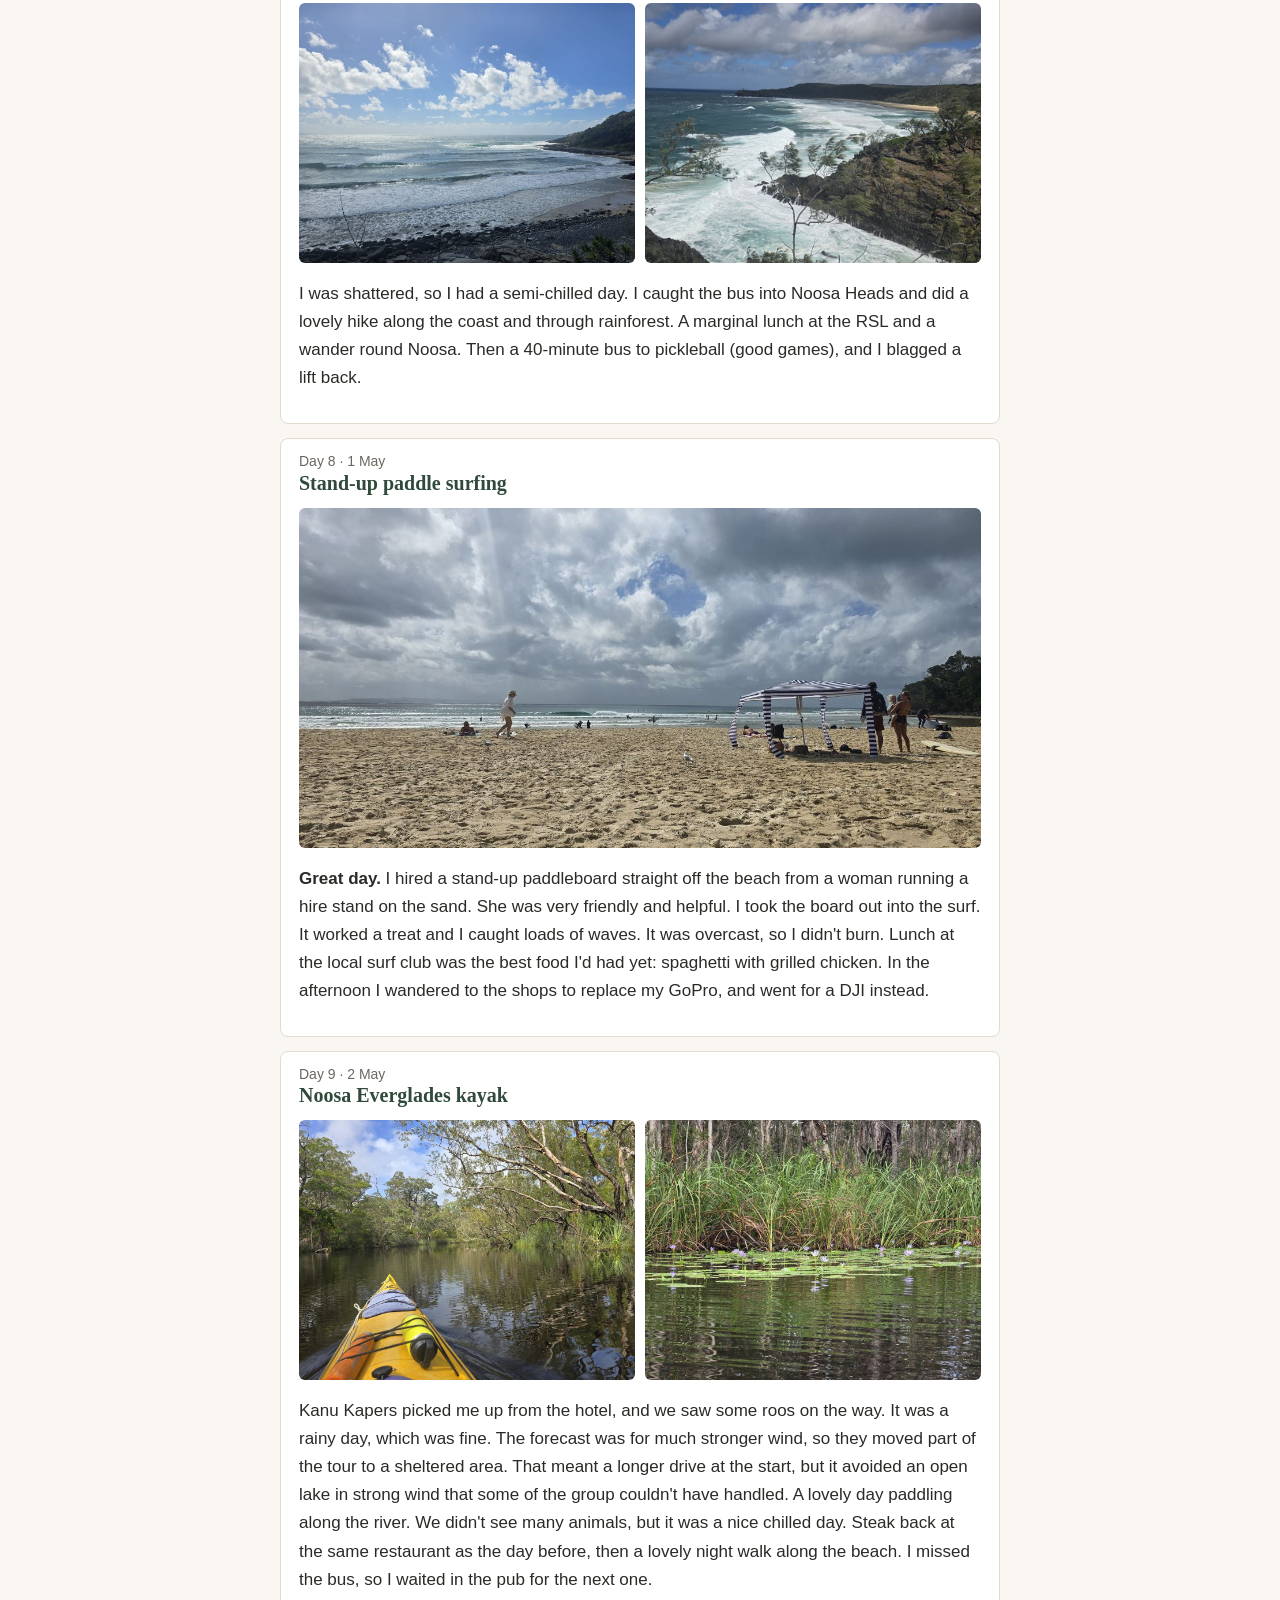
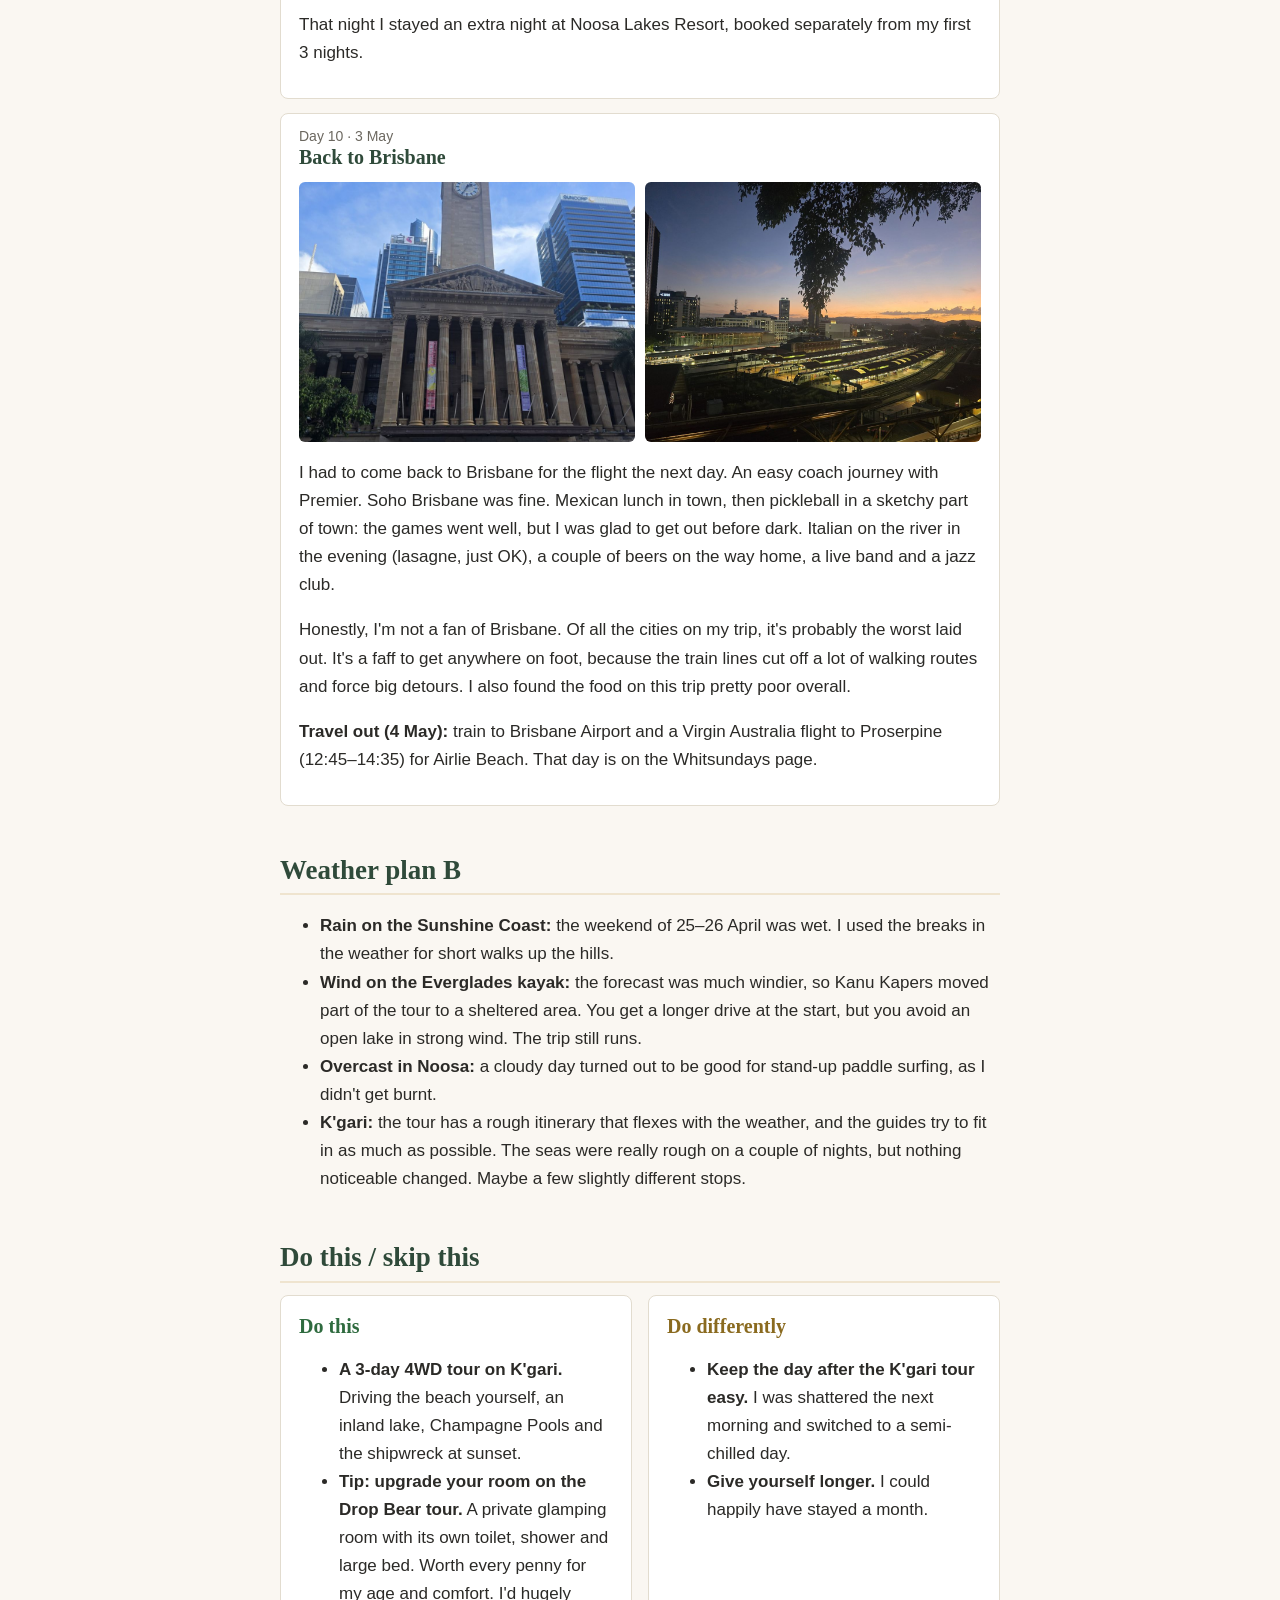
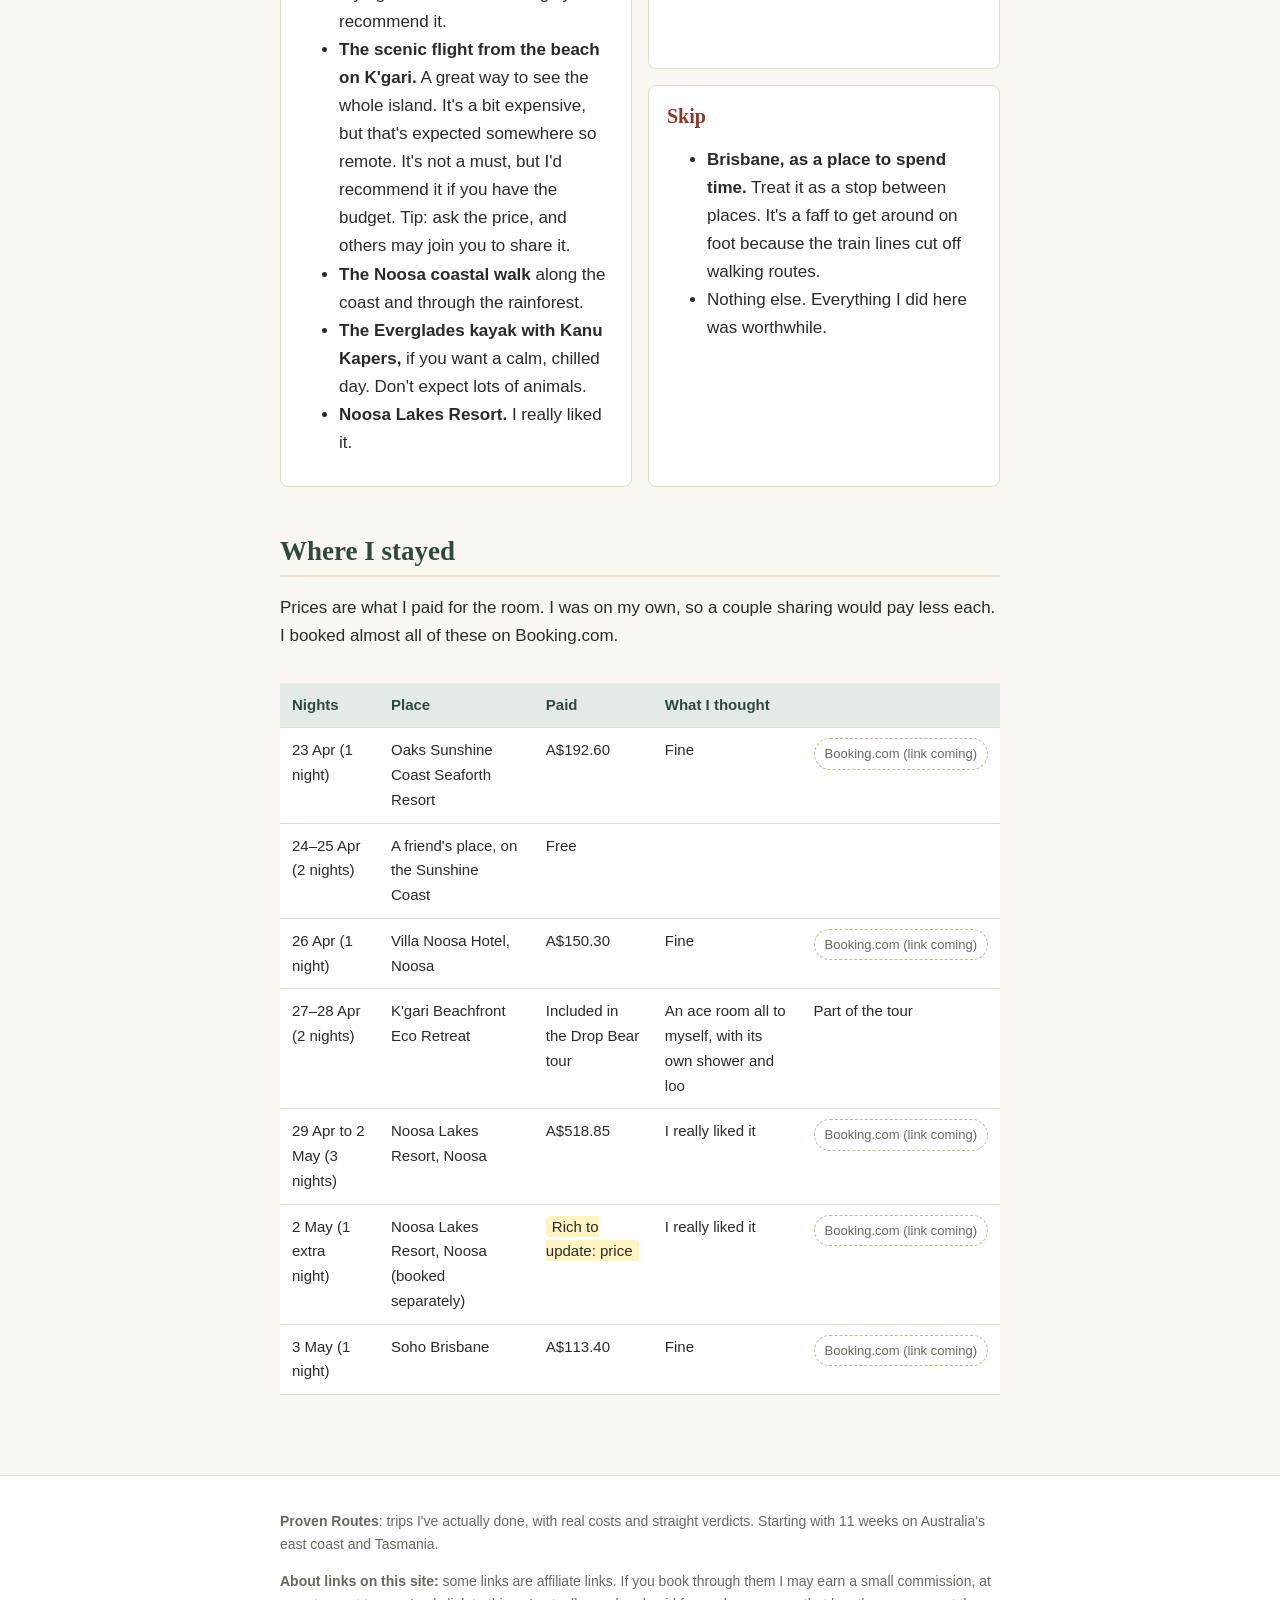
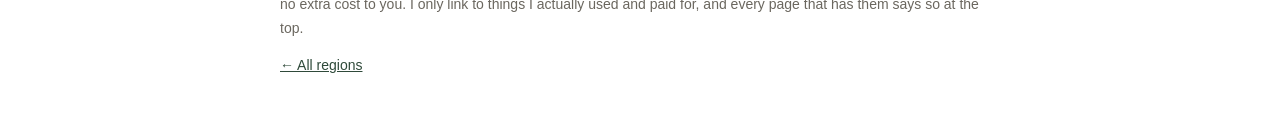
<file: sunshine-coast-kgari/index.html>
<!DOCTYPE html>
<html lang="en-GB">
<head>
  <meta charset="utf-8">
  <link rel="canonical" href="https://provenroutes.com/sunshine-coast-kgari/">
  <meta name="viewport" content="width=device-width, initial-scale=1">
  <title>Sunshine Coast, Noosa and K'gari: 10 days with real costs | Proven Routes</title>
  <meta name="description" content="10 days on the Sunshine Coast, Noosa and K'gari (Fraser Island), tested for real: a 3-day 4WD tour, what it actually cost, where I stayed, weather plan B, and what to do or do differently.">
  <link rel="stylesheet" href="../style.css">
  <!-- search-appearance -->
  <link rel="icon" href="/favicon.ico" sizes="48x48">
  <link rel="icon" href="/favicon.svg" type="image/svg+xml">
  <link rel="apple-touch-icon" href="/apple-touch-icon.png">
  <link rel="manifest" href="/site.webmanifest">
  <meta name="theme-color" content="#2f4a3a">
  <meta property="og:type" content="website">
  <meta property="og:site_name" content="Proven Routes">
  <meta property="og:title" content="Sunshine Coast, Noosa and K&#x27;gari: 10 days with real costs | Proven Routes">
  <meta property="og:description" content="10 days on the Sunshine Coast, Noosa and K">
  <meta property="og:url" content="https://provenroutes.com/sunshine-coast-kgari/">
  <meta property="og:image" content="https://provenroutes.com/img/og/sunshine-coast-kgari.jpg">
  <meta property="og:image:alt" content="Sunshine Coast, Noosa and K&#x27;gari: 10 days with real costs">
  <meta property="og:locale" content="en_GB">
  <meta name="twitter:card" content="summary_large_image">
  <meta name="twitter:image" content="https://provenroutes.com/img/og/sunshine-coast-kgari.jpg">
  <!-- /search-appearance -->
</head>
<body>

  <header class="site-header">
    <div class="wrap">
      <a class="site-name" href="../index.html">Proven Routes</a>
      <nav class="site-nav">
        <a href="../index.html#regions">Regions</a>
        <a href="../index.html#about">About the trip</a>
      </nav>
    </div>
  </header>

  <section class="hero-photo" style="background-image:url('../img/sunshine-coast-kgari/cover-kgari-maheno-wreck.jpg')">
    <div class="wrap">
      <h1>Sunshine Coast, Noosa and K'gari: 10 days, with a 3-day 4WD tour</h1>
      <p class="lede">The Maheno shipwreck on K'gari</p>
    </div>
  </section>

  <main class="wrap">

    <div class="verdict"><strong>Verdict:</strong> Worth it. This was my favourite area of the whole trip, and I could 100% see myself living on the Sunshine Coast or in Noosa. Brisbane is the one thing I'd skip.</div>

    <ul class="facts">
      <li>10 days</li>
      <li>3-day K'gari 4WD tour</li>
      <li>Solo</li>
      <li>A$2,032.02 in paid bookings and coaches</li>
    </ul>

    <p class="ad-note"><strong>Ad: some booking links on this page are, or will be, affiliate links.</strong> If you book through them I may earn a small commission, at no extra cost to you. I only link to places and trips I actually used and paid for myself, and I say plainly when something wasn't worth it.</p>

    <p><em>Part of my 11 weeks on Australia's east coast and Tasmania. This page covers the Sunshine Coast, Noosa, K'gari (Fraser Island) and my last night in Brisbane only. Each region works as a block on its own, so you can do just this one or link it to others.</em></p>

    <h2>Days to allow</h2>
    <p><strong>I spent 10 days here, from 24 April to 3 May.</strong> That covered all the main places. But I could happily have stayed a month and had a really nice holiday.</p>
    <p>My 10 days went like this: 2 days and a bit on the Sunshine Coast, then 1 night in Noosa, a 3-day tour on K'gari, back to Noosa until 3 May, and 1 night in Brisbane before an early-afternoon flight north on 4 May.</p>
    <p>Without the first days on the Sunshine Coast, the core of it is about 8 days: Noosa, the K'gari tour and a Brisbane night.</p>
    <p>I got to the Sunshine Coast by coach from Brisbane on 23 April and spent that night at Oaks Sunshine Coast Seaforth Resort (A$192.60, booked on Booking.com). It was fine.</p>

    <h2>The route at a glance</h2>
    <p>Sunshine Coast → Noosa → K'gari (3-day 4WD tour, there and back from Noosa) → Noosa → Brisbane → fly to Proserpine for Airlie Beach (see the Whitsundays page).</p>
    <p>I didn't hire a car. A friend drove me from the Sunshine Coast to Noosa, and the K'gari tour picked me up from my Noosa hotel and dropped me back. I used local buses round Noosa. On 4 May I took the train to Brisbane Airport.</p>
    <p><strong>Getting around by coach.</strong> For the long legs I used two coach companies: Greyhound Australia and Premier Motor Service. They were simple and cheap.</p>
    <ul>
      <li>Brisbane → Maroochydore with Greyhound, 23 April: <strong>A$51</strong>.</li>
      <li>Noosa Junction → Brisbane with Premier: <strong>A$43</strong>, which is A$33 plus A$10 for an extra bag.</li>
      <li>Bags: Premier allows one 20 kg bag and charges A$10 for a second. Greyhound allows two.</li>
    </ul>
    <p><strong>If you don't have a friend with a car:</strong> Translink bus 620 runs Maroochydore → Noosa Heads via Peregian Beach, 7 days a week, and takes roughly an hour. Check the fare on Translink's journey planner. <span class="todo">Rich to update: the Translink 620 fare.</span></p>
    <p>My days in Noosa didn't follow the plan. The kayak tour moved from 30 April to 2 May, the coastal walk moved forward to 30 April, and I stayed in Noosa a night longer, going to Brisbane on 3 May instead of 2 May.</p>

    <h2>What it really cost</h2>
    <p>I travelled on my own here, so every cost is one person's and nothing was shared. The bookings below were paid in <strong>Australian dollars</strong>, so I've shown what I paid in AUD.</p>
    <div class="table-scroll">
      <table>
        <thead><tr><th></th><th>Per person (solo)</th></tr></thead>
        <tbody>
          <tr><td>Oaks Sunshine Coast Seaforth Resort, 23 April (1 night)</td><td><strong>A$192.60 paid</strong></td></tr>
          <tr><td>Friend's place, 24–25 April (2 nights)</td><td>Free</td></tr>
          <tr><td>Villa Noosa Hotel, 26 April (1 night)</td><td><strong>A$150.30 paid</strong></td></tr>
          <tr><td>Drop Bear 3-day K'gari tour, 27–29 April (2 nights, meals included), booked direct</td><td><strong>A$727 paid</strong></td></tr>
          <tr><td>Noosa Lakes Resort, 29 April to 2 May (3 nights)</td><td><strong>A$518.85 paid</strong></td></tr>
          <tr><td>Noosa Lakes Resort, extra night, 2 May (booked separately)</td><td><span class="todo">Rich to update: price of the extra night</span></td></tr>
          <tr><td>Kanu Kapers Everglades kayak tour, incl. shuttle, booked direct</td><td><strong>A$235.87 paid</strong></td></tr>
          <tr><td>Soho Brisbane, 3 May (1 night)</td><td><strong>A$113.40 paid</strong></td></tr>
          <tr><td>Greyhound, Brisbane → Maroochydore</td><td><strong>A$51 paid</strong></td></tr>
          <tr><td>Premier, Noosa Junction → Brisbane (incl. A$10 extra bag)</td><td><strong>A$43 paid</strong></td></tr>
          <tr><td>Scenic flight over K'gari</td><td><span class="todo">Rich to update: operator and price</span></td></tr>
          <tr class="total"><td>Total of the paid items above</td><td>A$2,032.02, plus the items marked Rich to update</td></tr>
        </tbody>
      </table>
    </div>
    <p>That total leaves out the paddleboard hire, local buses, food and pickleball, which aren't in it.</p>
    <p>Before the trip, my plan estimated about <strong>£915–1,310 per person</strong> for these days, adding up its daily estimates. That was an estimate, not what I spent.</p>
    <p>The flight out (Brisbane → Proserpine, Virgin Australia, 4 May) cost <strong>A$163.60 paid</strong>. It's covered on the Whitsundays page.</p>
    <p><strong>Without free stays:</strong> 2 of my nights were free with a friend, and the friend gave me a lift to Noosa, so a visitor will pay more than I did.</p>
    <ul>
      <li><strong>Sunshine Coast nights:</strong> a mid-range room costs about what I paid for my one night at Oaks Sunshine Coast Seaforth Resort (A$192.60).</li>
      <li><strong>Sunshine Coast to Noosa:</strong> take the Translink 620 bus (see above). <span class="todo">Rich to update: the fare.</span></li>
    </ul>
    <p class="tip"><strong>Tip: upgrade your room on the Drop Bear tour.</strong> The upgrade gave me a private glamping room with its own toilet, shower and large bed. Others shared a room of the same size between four. The cheapest option was very small cabins in a separate building. It was worth every penny for my age and comfort, and I'd hugely recommend it. <span class="todo">Rich to update: the upgrade price, and whether it's in the A$727.</span></p>

    <h2>Day by day</h2>

    <div class="day">
      <h3><span class="date">Days 1–3 · 24–26 April</span>Sunshine Coast, with a friend</h3>
      <div class="photos"><img src="../img/sunshine-coast-kgari/sunshine-coast-beach.jpg" alt="A wide sandy beach on the Sunshine Coast under a blue sky" width="1200" height="900" loading="lazy"><img src="../img/sunshine-coast-kgari/sunshine-coast-hill-view.jpg" alt="The Sunshine Coast shoreline seen from a bushy hilltop under big clouds" width="1200" height="900" loading="lazy"></div>
      <p>After the best breakfast I'd had all trip, I spent a couple of hours wandering up the beach. Then my friend picked me up for coffee, a wander, lunch and a swim in the sea, and a really nice burger at Grill'd in the evening.</p>
      <p>The weekend was rainy, and mostly catch-up time with some shopping. When the weather broke I managed a couple of walks up some pretty hills. On 26 April my friend drove me to Noosa, I packed for the tour and found a steak dinner. Night at Villa Noosa Hotel.</p>
    </div>

    <div class="day">
      <h3><span class="date">Day 4 · 27 April</span>K'gari, day 1</h3>
      <div class="photos"><img src="../img/sunshine-coast-kgari/kgari-inland-lake.jpg" alt="A dark freshwater lake with a white sand shore and forested hills on K'gari" width="1200" height="900" loading="lazy"><img src="../img/sunshine-coast-kgari/kgari-beach-sunset.jpg" alt="Sunset over the sea from the long beach on K'gari" width="1200" height="900" loading="lazy"></div>
      <p>A 7am pickup (it was late) took me and 28 others to the Drop Bear HQ for a briefing and to sort the luggage. Then we all piled into 4 cars and headed for the island: about 2 hours and a ferry. I drove first on the beach in our 90s Land Cruiser. <strong>Ace fun.</strong> It took an hour to reach the camp.</p>
      <p>After lunch we drove further up the beach and walked to an inland lake for a swim, a sunbathe and a chat. Back at camp we had 20 minutes before sunset, so we wandered down to the beach to watch the staff fishing, and a dingo chilling on the sand. I had an ace room all to myself, with its own shower and loo. That was the upgrade (see the tip above).</p>
    </div>

    <div class="day">
      <h3><span class="date">Day 5 · 28 April</span>K'gari, day 2</h3>
      <div class="photos"><img src="../img/sunshine-coast-kgari/kgari-from-the-air.jpg" alt="K'gari's forest and a big sand blow seen from a small plane, under the wing strut" width="1200" height="900" loading="lazy"><img src="../img/sunshine-coast-kgari/kgari-champagne-pools.jpg" alt="Champagne Pools, rock pools filled by the sea on K'gari's coast" width="1200" height="900" loading="lazy"></div>
      <p>We headed to the north of the island, which is 110 km long. First stop was a creek, where we floated down the river in tubes.</p>
      <p>There was a plane on the beach. The scenic flight isn't part of the tour. It's run privately on the island, and you arrange it through the guides on the day. Nobody wanted to go at first, so I asked the price to go alone. Then several others joined and we split the cost, which made it a lot cheaper. It was a great flight all round the island. The pilot did some steep turns, which scared everyone silly. Landing on the beach past the shipwreck was a great memory.</p>
      <p>Then a huge cliff, where we heard about its dark history: our guide told us that white settlers pushed local women and children off it while the men were away at a meeting, then took over the island.</p>
      <p>After that, <strong>Champagne Pools</strong>: a set of natural rock pools that fill with seawater and bubble like a hot tub. On the way back, as the sun was setting, we stopped at the Maheno shipwreck and had it all to ourselves. I'd already seen it from the air, but up close was pretty cool.</p>
      <p>Back at camp I did some more fishing with the staff, then a good night round the fire with lots of stories. We tried for star photos on the beach, but the moon was too bright. <strong>Great day.</strong></p>
    </div>

    <div class="day">
      <h3><span class="date">Day 6 · 29 April</span>K'gari, day 3, and back to Noosa</h3>
      <div class="photos"><img src="../img/sunshine-coast-kgari/kgari-lake-day-3.jpg" alt="A clear blue freshwater lake with a white sand edge on K'gari" width="1200" height="900" loading="lazy"><img src="../img/sunshine-coast-kgari/kgari-rainforest-path.jpg" alt="A sandy path through tall rainforest and ferns on K'gari" width="900" height="1200" loading="lazy"></div>
      <p>My plan had Lake Wabby and the Pinnacles (the coloured sands) for the last day, with the tour back in Noosa around 5–6pm. The lake on day 3 was Lake McKenzie (Boorangoora), I think. My photos from the day show a clear freshwater lake with white sand and a rainforest walk. Night at Noosa Lakes Resort, which I really liked.</p>
    </div>

    <div class="day">
      <h3><span class="date">Day 7 · 30 April</span>Noosa coastal walk</h3>
      <div class="photos"><img src="../img/sunshine-coast-kgari/noosa-national-park-bay.jpg" alt="A rocky bay and headland on the Noosa coastal walk" width="1200" height="900" loading="lazy"><img src="../img/sunshine-coast-kgari/noosa-coastal-rocks.jpg" alt="Waves breaking on dark rocks below the Noosa coastal path" width="900" height="1200" loading="lazy"></div>
      <p>I was shattered, so I had a semi-chilled day. I caught the bus into Noosa Heads and did a lovely hike along the coast and through rainforest. A marginal lunch at the RSL and a wander round Noosa. Then a 40-minute bus to pickleball (good games), and I blagged a lift back.</p>
    </div>

    <div class="day">
      <h3><span class="date">Day 8 · 1 May</span>Stand-up paddle surfing</h3>
      <div class="photos single"><img src="../img/sunshine-coast-kgari/noosa-main-beach-overcast.jpg" alt="A sandy beach in Noosa under heavy cloud, with surfers in the water" width="1200" height="900" loading="lazy"></div>
      <p><strong>Great day.</strong> I hired a stand-up paddleboard straight off the beach from a woman running a hire stand on the sand. She was very friendly and helpful. I took the board out into the surf. It worked a treat and I caught loads of waves. It was overcast, so I didn't burn. Lunch at the local surf club was the best food I'd had yet: spaghetti with grilled chicken. In the afternoon I wandered to the shops to replace my GoPro, and went for a DJI instead.</p>
    </div>

    <div class="day">
      <h3><span class="date">Day 9 · 2 May</span>Noosa Everglades kayak</h3>
      <div class="photos"><img src="../img/sunshine-coast-kgari/noosa-everglades-kayak.jpg" alt="The bow of a yellow kayak on a still, tree-lined river in the Noosa Everglades" width="1200" height="900" loading="lazy"><img src="../img/sunshine-coast-kgari/noosa-everglades-reeds.jpg" alt="Water lilies and tall reeds along the river in the Noosa Everglades" width="1200" height="900" loading="lazy"></div>
      <p>Kanu Kapers picked me up from the hotel, and we saw some roos on the way. It was a rainy day, which was fine. The forecast was for much stronger wind, so they moved part of the tour to a sheltered area. That meant a longer drive at the start, but it avoided an open lake in strong wind that some of the group couldn't have handled. A lovely day paddling along the river. We didn't see many animals, but it was a nice chilled day. Steak back at the same restaurant as the day before, then a lovely night walk along the beach. I missed the bus, so I waited in the pub for the next one.</p>
      <p>That night I stayed an extra night at Noosa Lakes Resort, booked separately from my first 3 nights.</p>
    </div>

    <div class="day">
      <h3><span class="date">Day 10 · 3 May</span>Back to Brisbane</h3>
      <div class="photos"><img src="../img/sunshine-coast-kgari/brisbane-city-hall.jpg" alt="Brisbane City Hall's clock tower between modern towers" width="900" height="1200" loading="lazy"><img src="../img/sunshine-coast-kgari/brisbane-sunset.jpg" alt="Sunset over Brisbane rooftops and the hills beyond" width="1200" height="900" loading="lazy"></div>
      <p>I had to come back to Brisbane for the flight the next day. An easy coach journey with Premier. Soho Brisbane was fine. Mexican lunch in town, then pickleball in a sketchy part of town: the games went well, but I was glad to get out before dark. Italian on the river in the evening (lasagne, just OK), a couple of beers on the way home, a live band and a jazz club.</p>
      <p>Honestly, I'm not a fan of Brisbane. Of all the cities on my trip, it's probably the worst laid out. It's a faff to get anywhere on foot, because the train lines cut off a lot of walking routes and force big detours. I also found the food on this trip pretty poor overall.</p>
      <p><strong>Travel out (4 May):</strong> train to Brisbane Airport and a Virgin Australia flight to Proserpine (12:45–14:35) for Airlie Beach. That day is on the Whitsundays page.</p>
    </div>

    <h2>Weather plan B</h2>
    <ul>
      <li><strong>Rain on the Sunshine Coast:</strong> the weekend of 25–26 April was wet. I used the breaks in the weather for short walks up the hills.</li>
      <li><strong>Wind on the Everglades kayak:</strong> the forecast was much windier, so Kanu Kapers moved part of the tour to a sheltered area. You get a longer drive at the start, but you avoid an open lake in strong wind. The trip still runs.</li>
      <li><strong>Overcast in Noosa:</strong> a cloudy day turned out to be good for stand-up paddle surfing, as I didn't get burnt.</li>
      <li><strong>K'gari:</strong> the tour has a rough itinerary that flexes with the weather, and the guides try to fit in as much as possible. The seas were really rough on a couple of nights, but nothing noticeable changed. Maybe a few slightly different stops.</li>
    </ul>

    <h2>Do this / skip this</h2>
    <div class="verdict-lists">
      <section class="do">
        <h3>Do this</h3>
        <ul>
          <li><strong>A 3-day 4WD tour on K'gari.</strong> Driving the beach yourself, an inland lake, Champagne Pools and the shipwreck at sunset.</li>
          <li><strong>Tip: upgrade your room on the Drop Bear tour.</strong> A private glamping room with its own toilet, shower and large bed. Worth every penny for my age and comfort. I'd hugely recommend it.</li>
          <li><strong>The scenic flight from the beach on K'gari.</strong> A great way to see the whole island. It's a bit expensive, but that's expected somewhere so remote. It's not a must, but I'd recommend it if you have the budget. Tip: ask the price, and others may join you to share it.</li>
          <li><strong>The Noosa coastal walk</strong> along the coast and through the rainforest.</li>
          <li><strong>The Everglades kayak with Kanu Kapers,</strong> if you want a calm, chilled day. Don't expect lots of animals.</li>
          <li><strong>Noosa Lakes Resort.</strong> I really liked it.</li>
        </ul>
      </section>
      <section class="differently">
        <h3>Do differently</h3>
        <ul>
          <li><strong>Keep the day after the K'gari tour easy.</strong> I was shattered the next morning and switched to a semi-chilled day.</li>
          <li><strong>Give yourself longer.</strong> I could happily have stayed a month.</li>
        </ul>
      </section>
      <section class="skip">
        <h3>Skip</h3>
        <ul>
          <li><strong>Brisbane, as a place to spend time.</strong> Treat it as a stop between places. It's a faff to get around on foot because the train lines cut off walking routes.</li>
          <li>Nothing else. Everything I did here was worthwhile.</li>
        </ul>
      </section>
    </div>

    <h2>Where I stayed</h2>
    <p>Prices are what I paid for the room. I was on my own, so a couple sharing would pay less each. I booked almost all of these on Booking.com.</p>
    <div class="table-scroll">
      <table>
        <thead><tr><th>Nights</th><th>Place</th><th>Paid</th><th>What I thought</th><th></th></tr></thead>
        <tbody>
          <tr><td>23 Apr (1 night)</td><td>Oaks Sunshine Coast Seaforth Resort</td><td>A$192.60</td><td>Fine</td><td><span class="book pending">Booking.com (link coming)</span></td></tr>
          <tr><td>24–25 Apr (2 nights)</td><td>A friend's place, on the Sunshine Coast</td><td>Free</td><td></td><td></td></tr>
          <tr><td>26 Apr (1 night)</td><td>Villa Noosa Hotel, Noosa</td><td>A$150.30</td><td>Fine</td><td><span class="book pending">Booking.com (link coming)</span></td></tr>
          <tr><td>27–28 Apr (2 nights)</td><td>K'gari Beachfront Eco Retreat</td><td>Included in the Drop Bear tour</td><td>An ace room all to myself, with its own shower and loo</td><td>Part of the tour</td></tr>
          <tr><td>29 Apr to 2 May (3 nights)</td><td>Noosa Lakes Resort, Noosa</td><td>A$518.85</td><td>I really liked it</td><td><span class="book pending">Booking.com (link coming)</span></td></tr>
          <tr><td>2 May (1 extra night)</td><td>Noosa Lakes Resort, Noosa (booked separately)</td><td><span class="todo">Rich to update: price</span></td><td>I really liked it</td><td><span class="book pending">Booking.com (link coming)</span></td></tr>
          <tr><td>3 May (1 night)</td><td>Soho Brisbane</td><td>A$113.40</td><td>Fine</td><td><span class="book pending">Booking.com (link coming)</span></td></tr>
        </tbody>
      </table>
    </div>
  </main>

  <footer class="site-footer">
    <div class="wrap">
      <p><strong>Proven Routes</strong>: trips I've actually done, with real costs and straight verdicts. Starting with 11 weeks on Australia's east coast and Tasmania.</p>
      <p><strong>About links on this site:</strong> some links are affiliate links. If you book through them I may earn a small commission, at no extra cost to you. I only link to things I actually used and paid for, and every page that has them says so at the top.</p>
      <p><a href="../index.html">← All regions</a></p>
    </div>
  </footer>
</body>
</html>
</file>
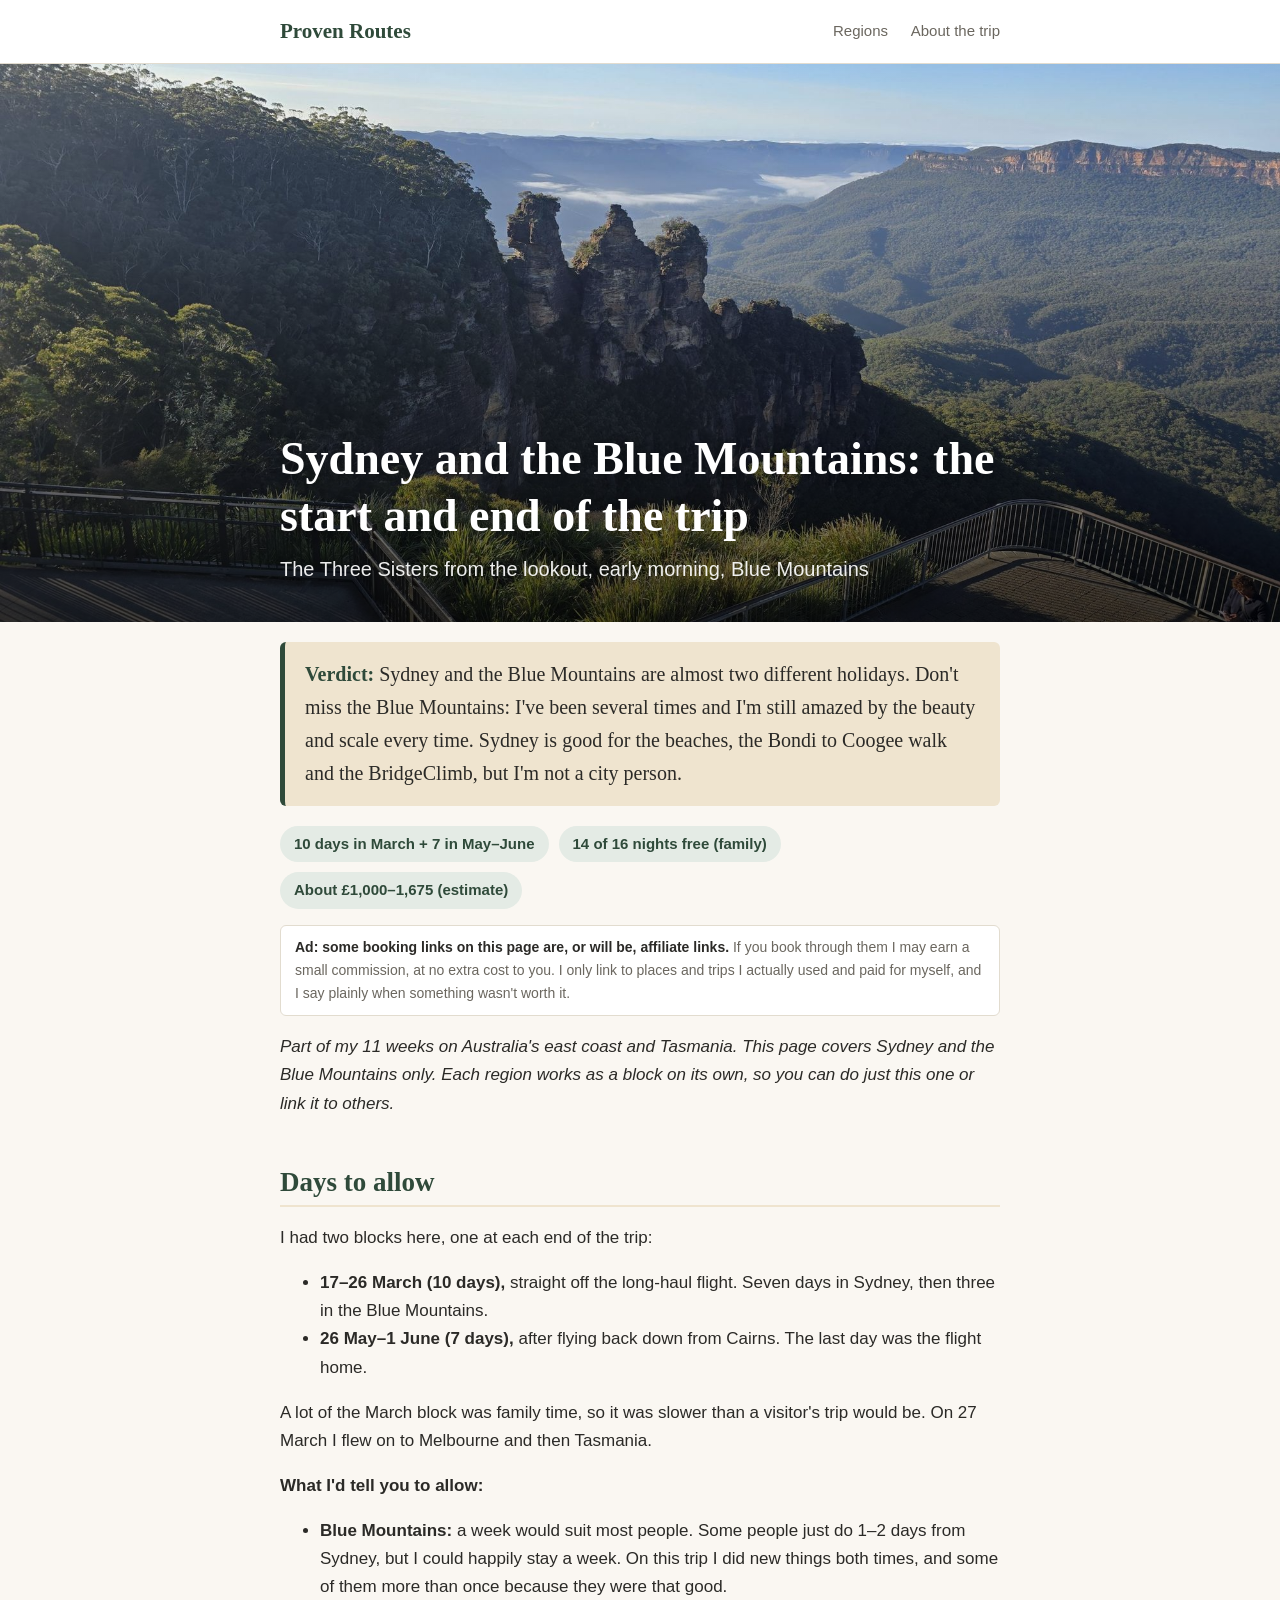
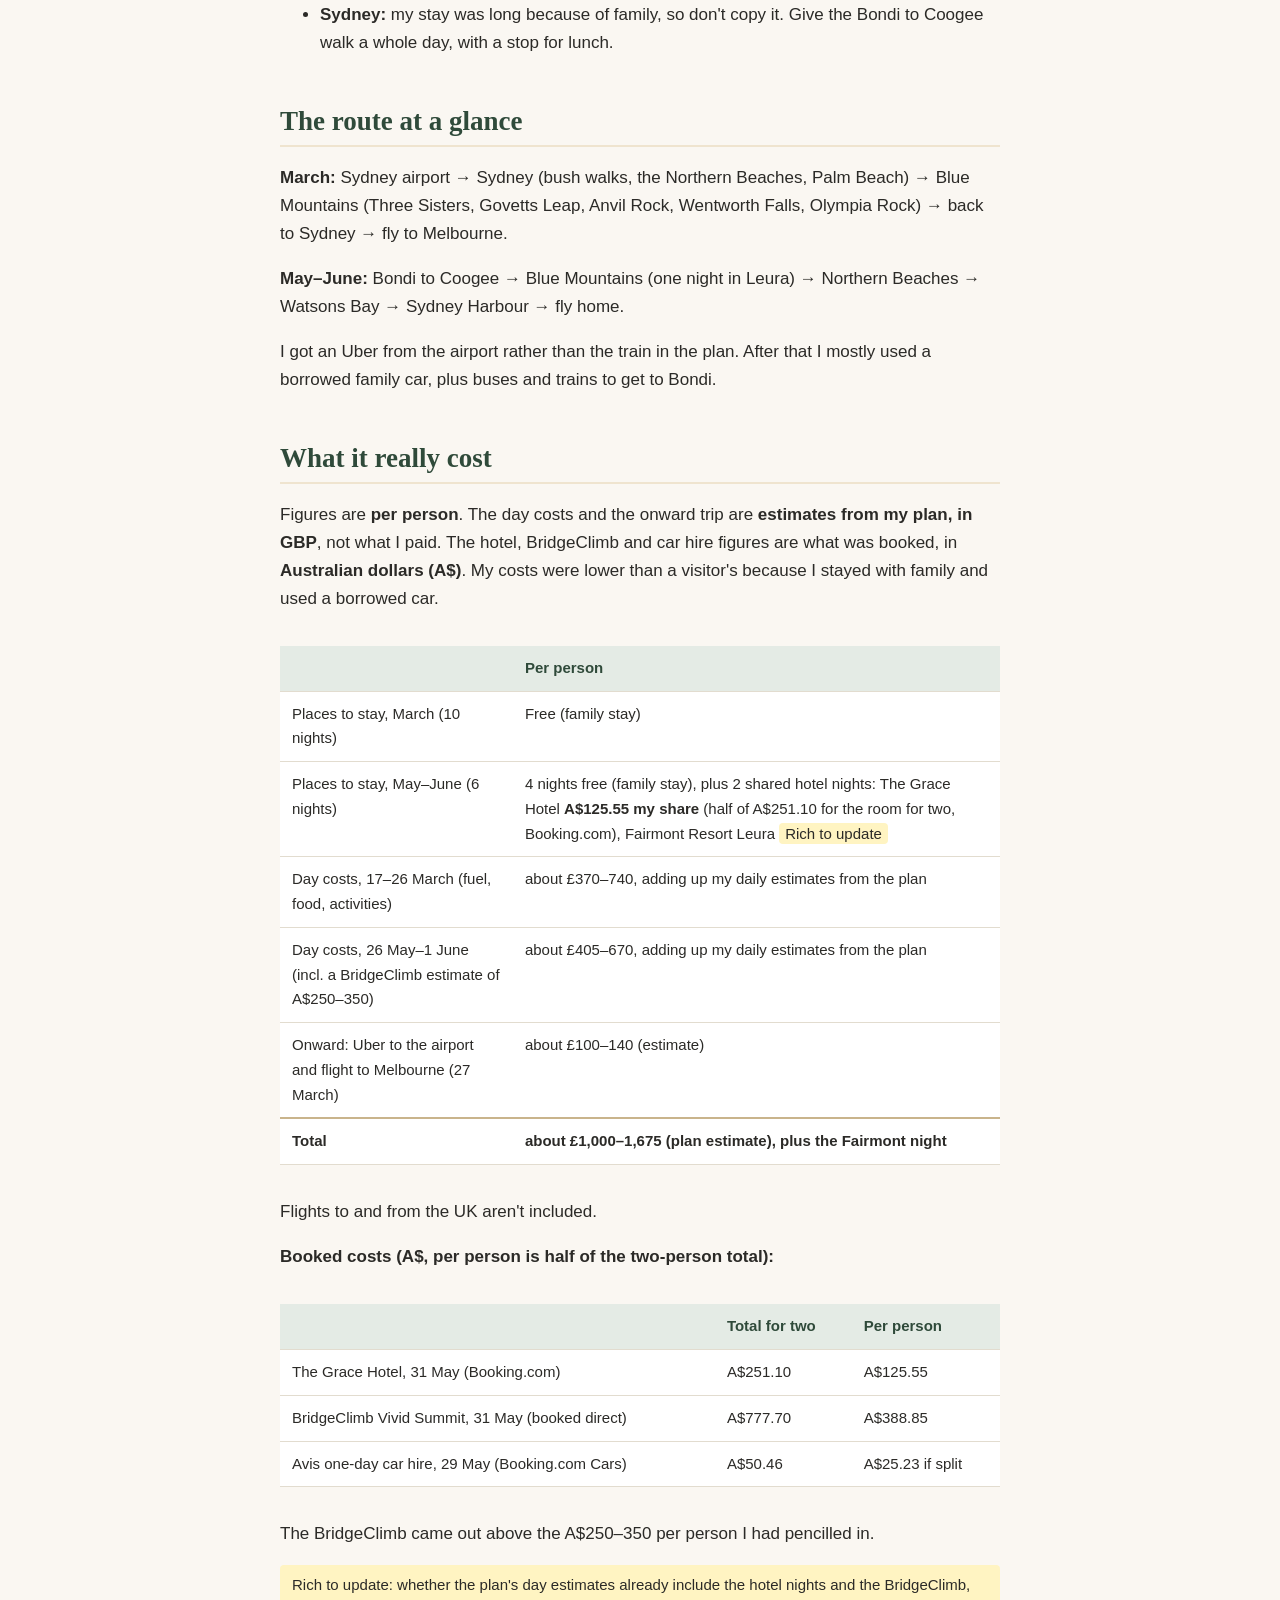
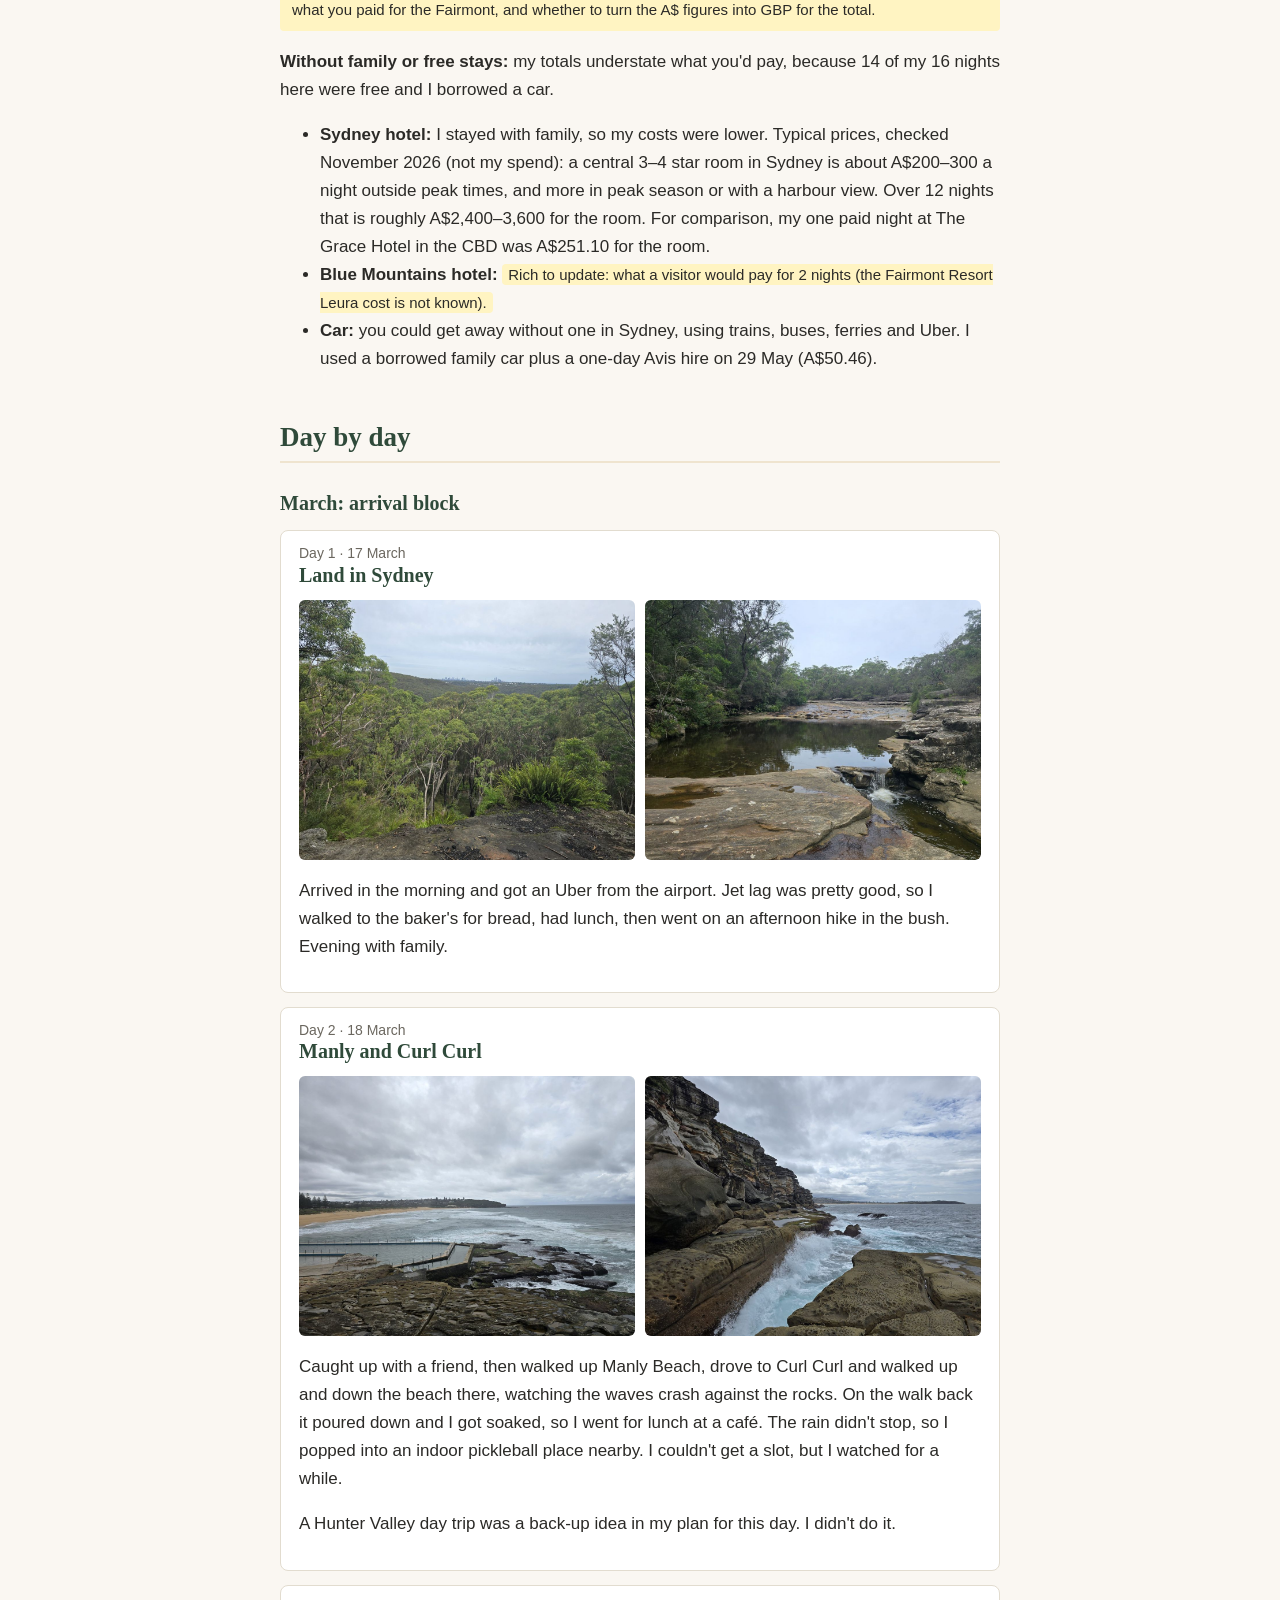
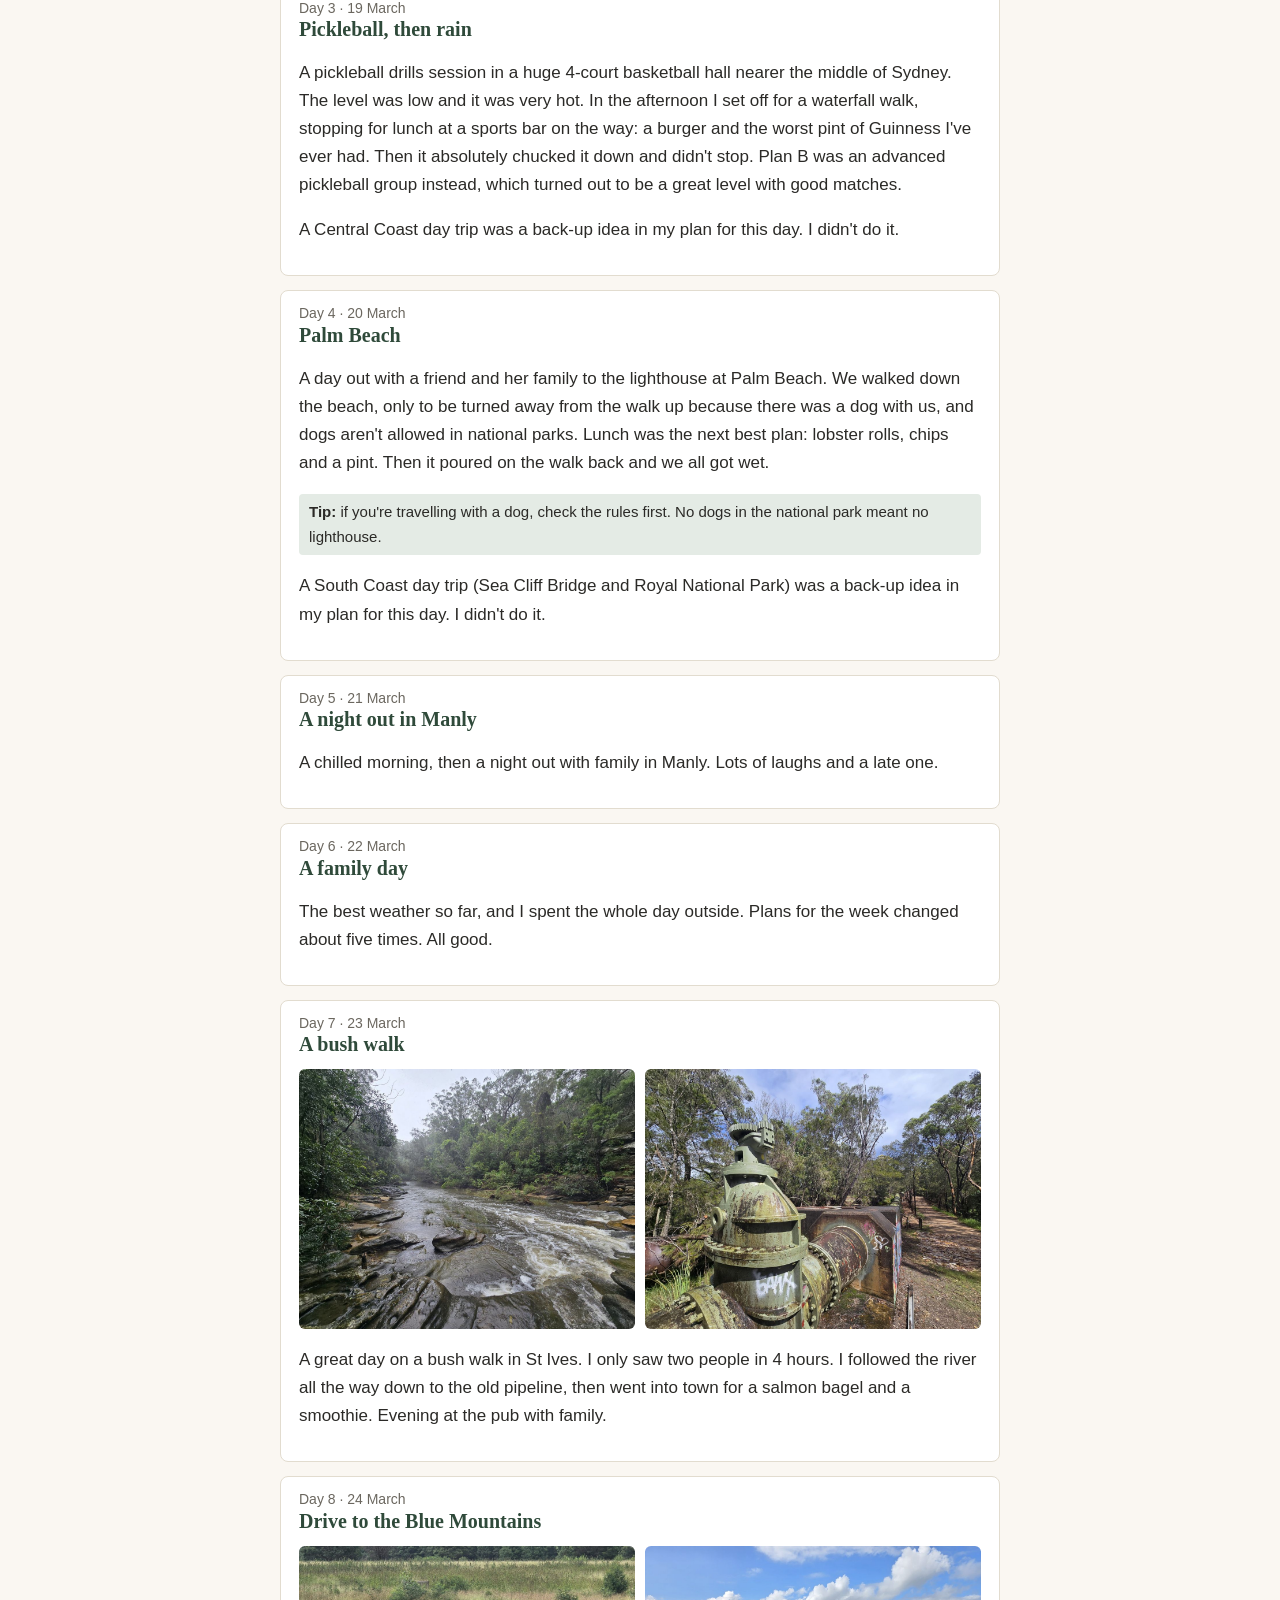
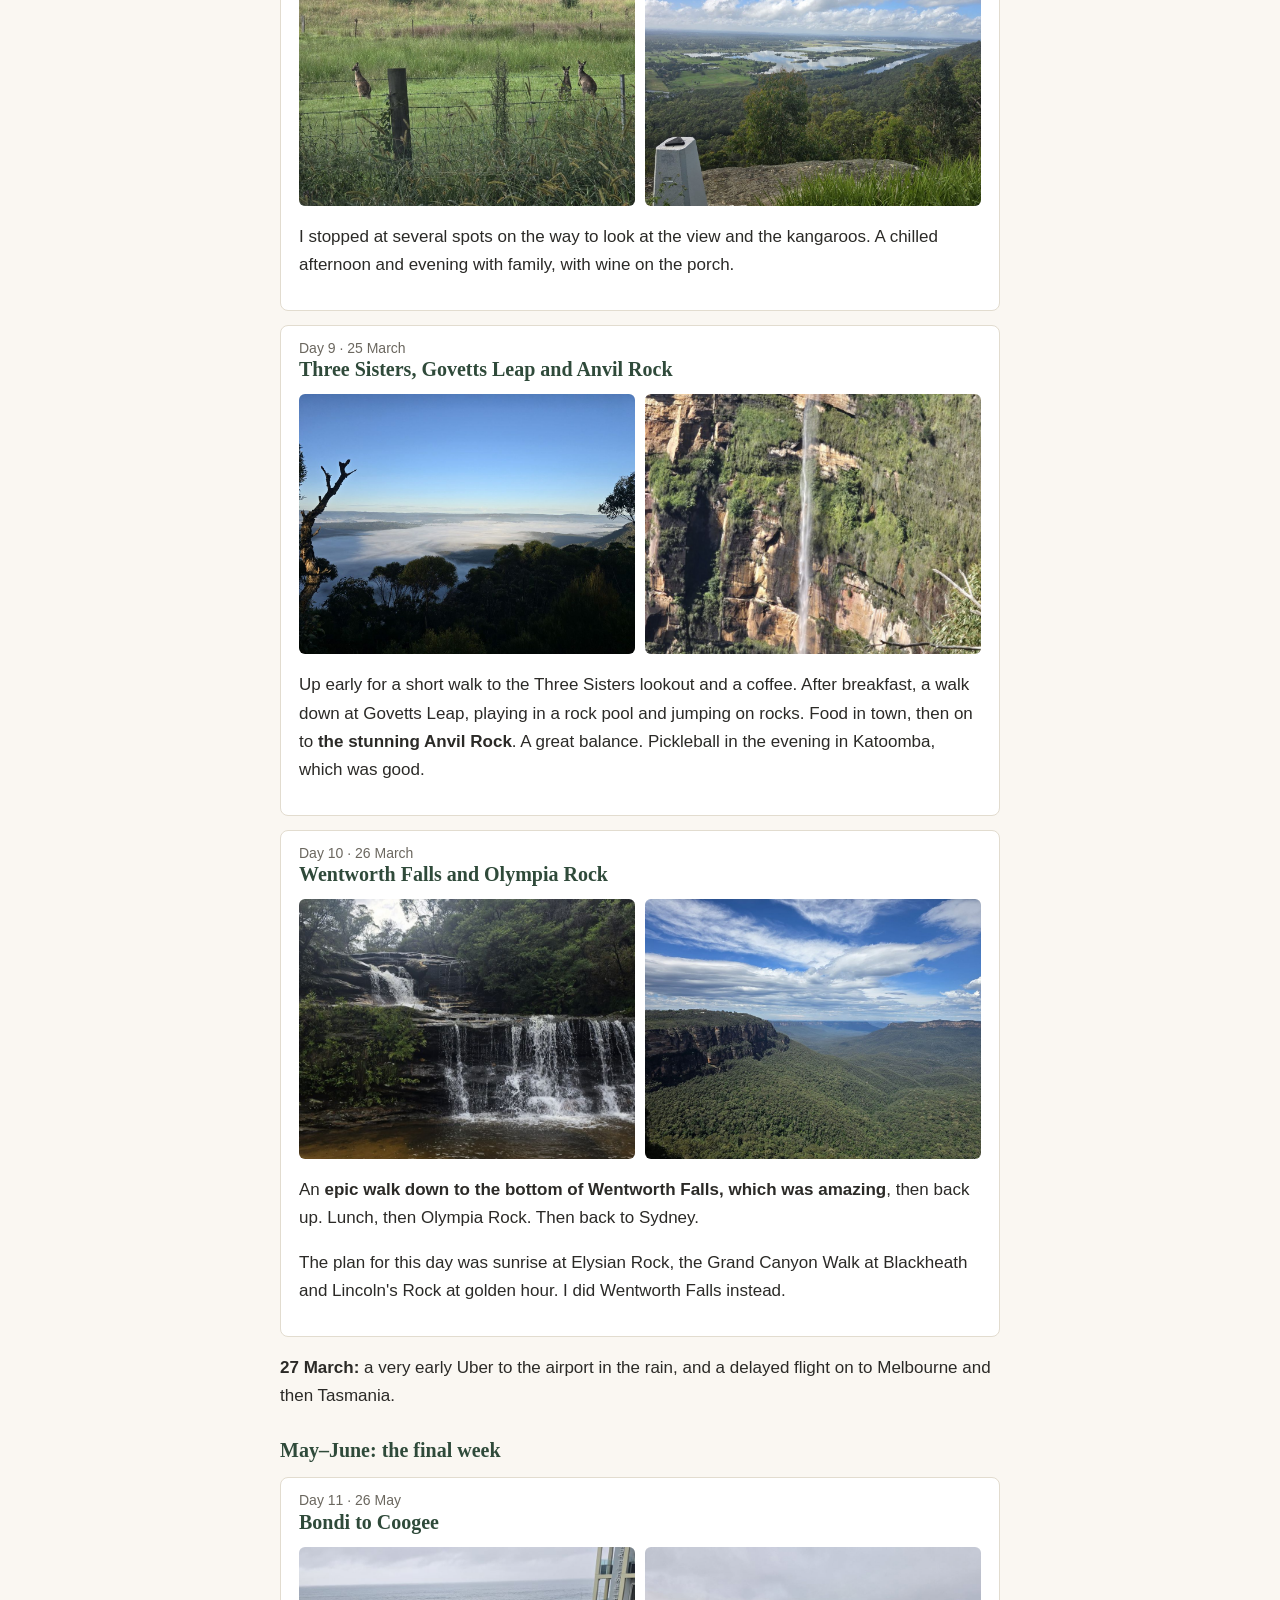
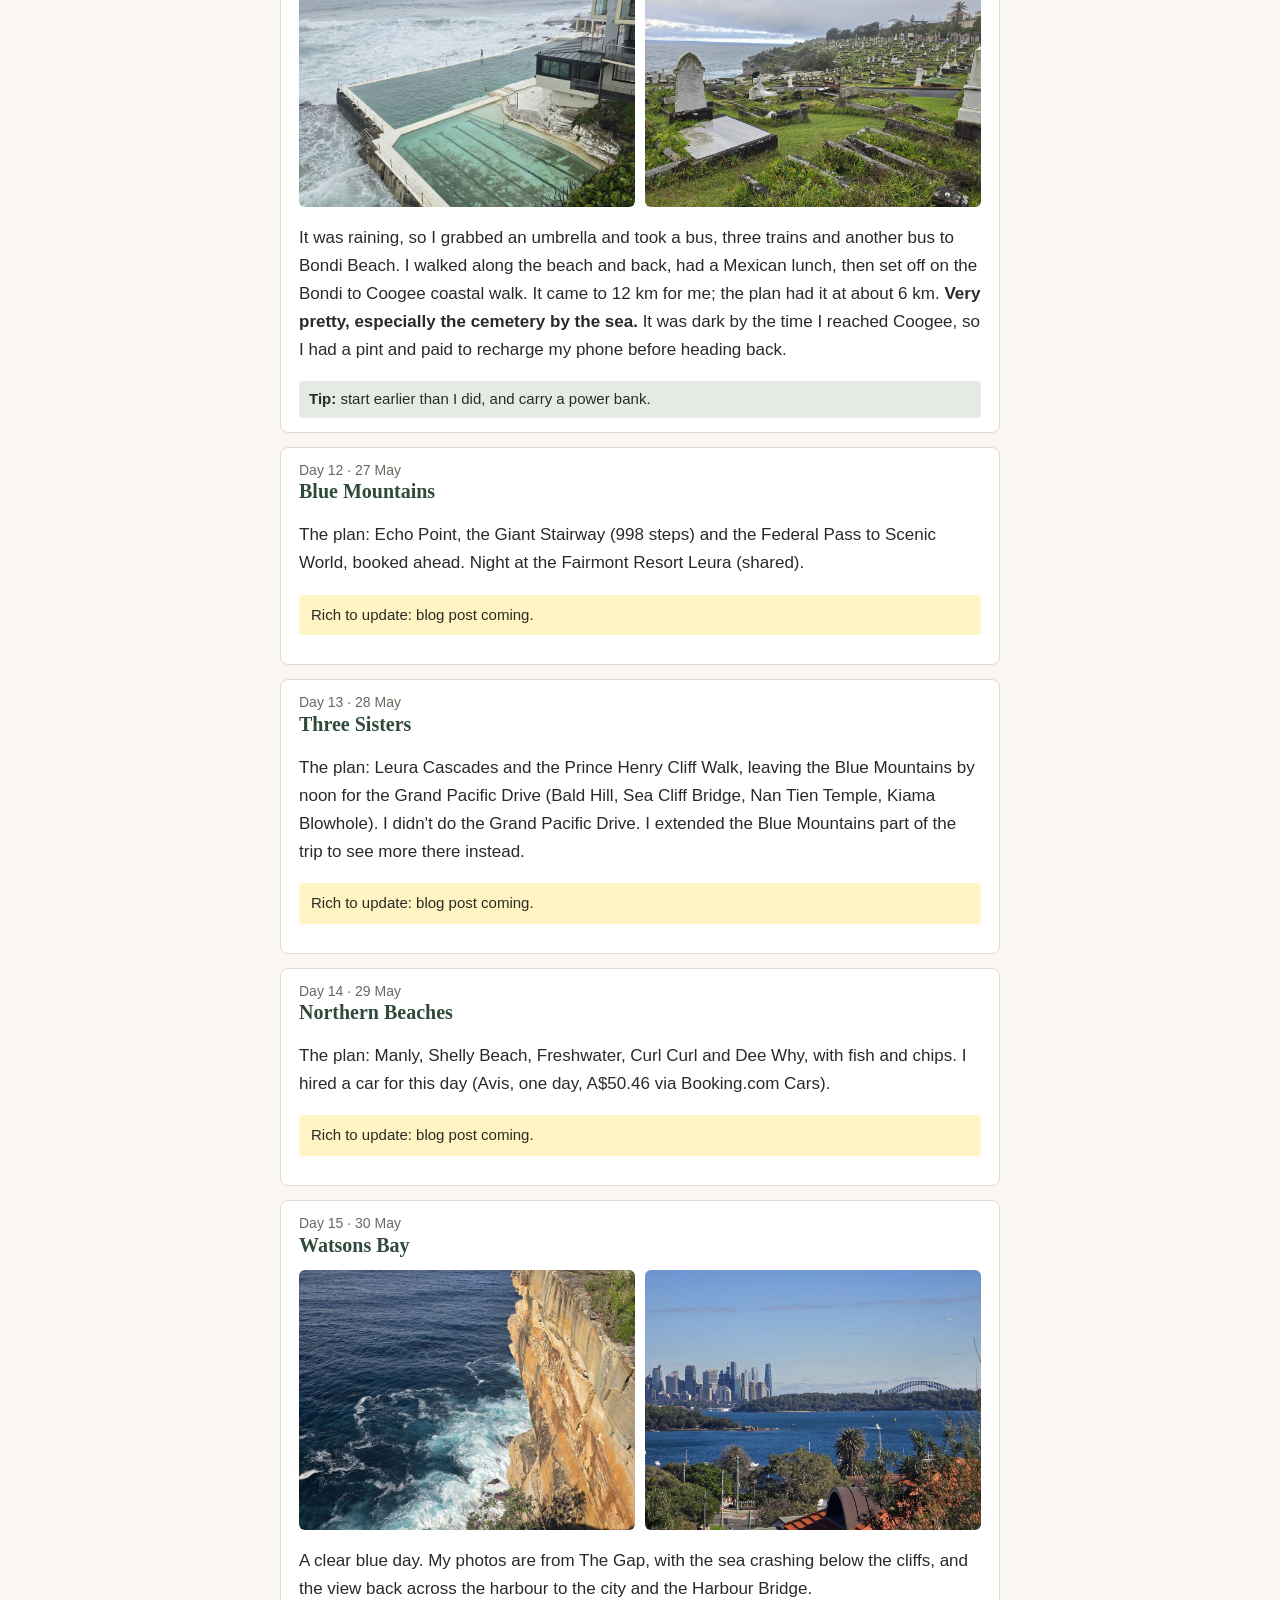
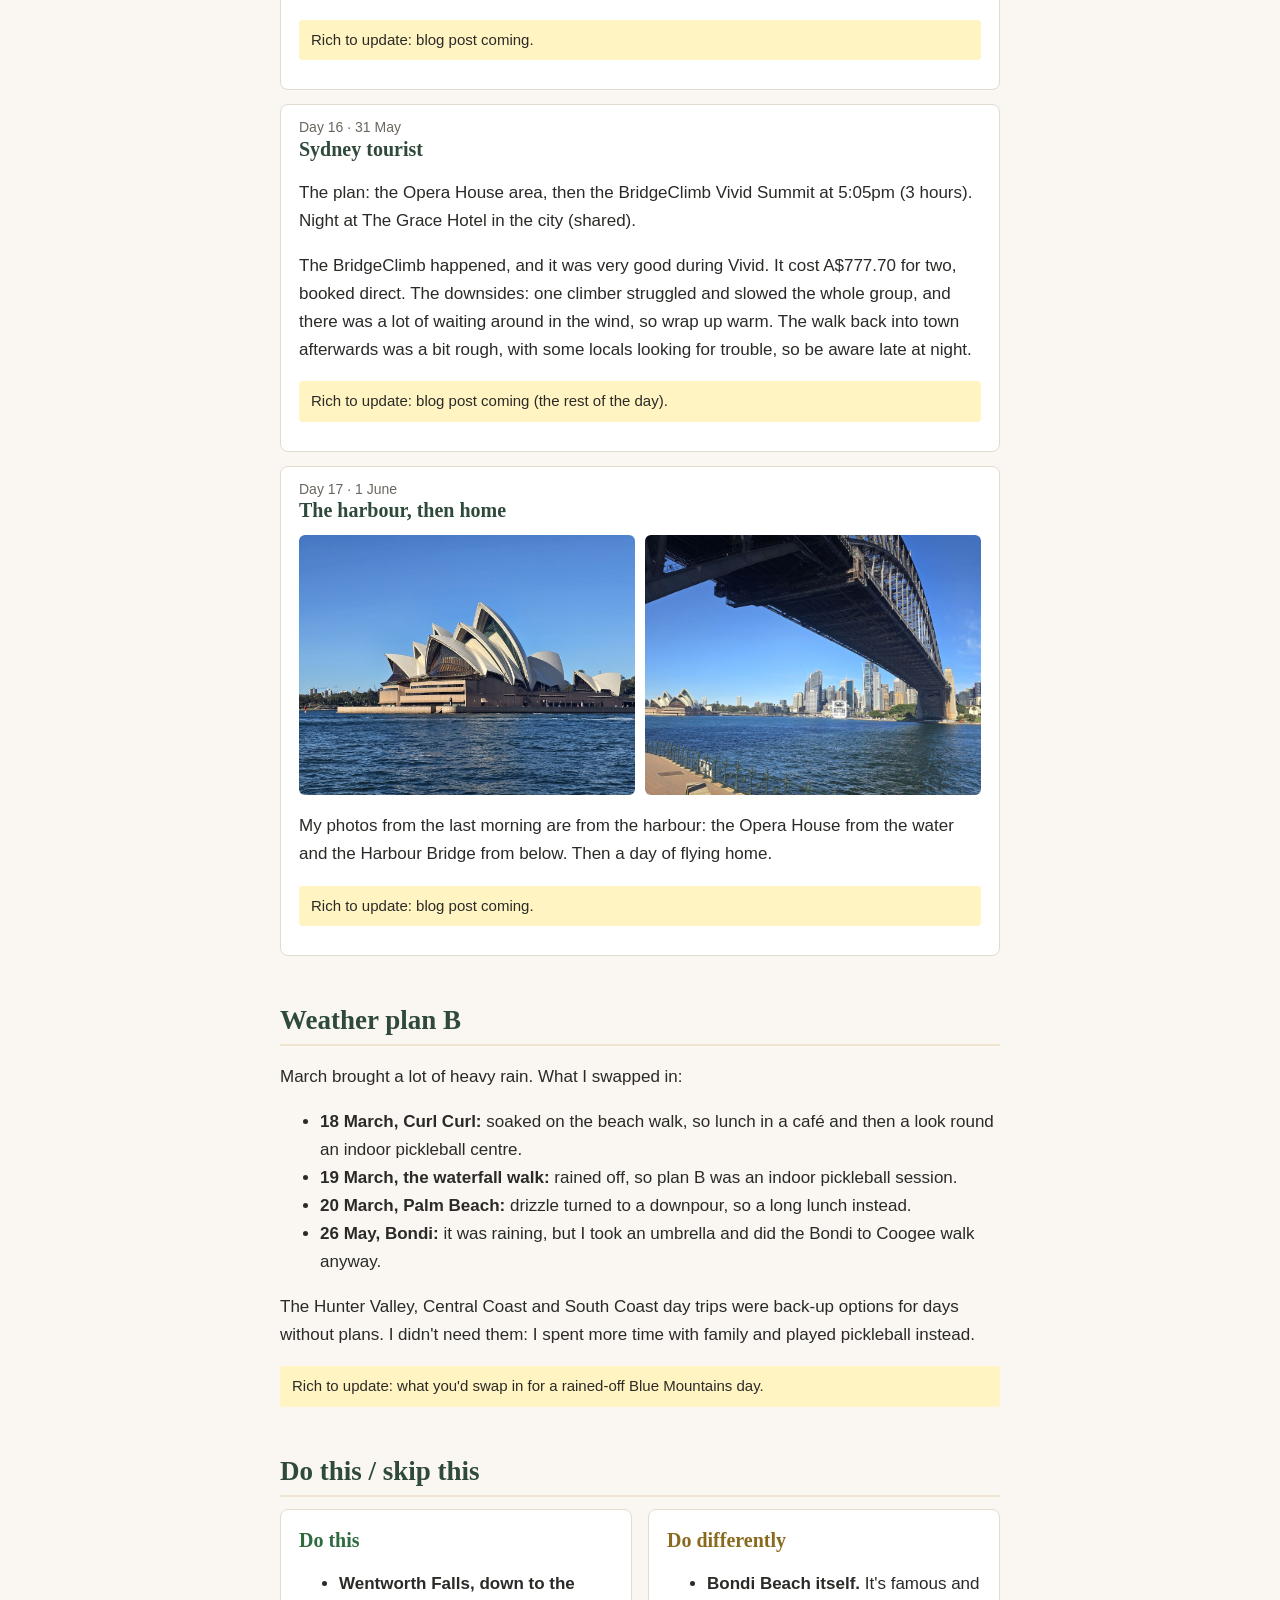
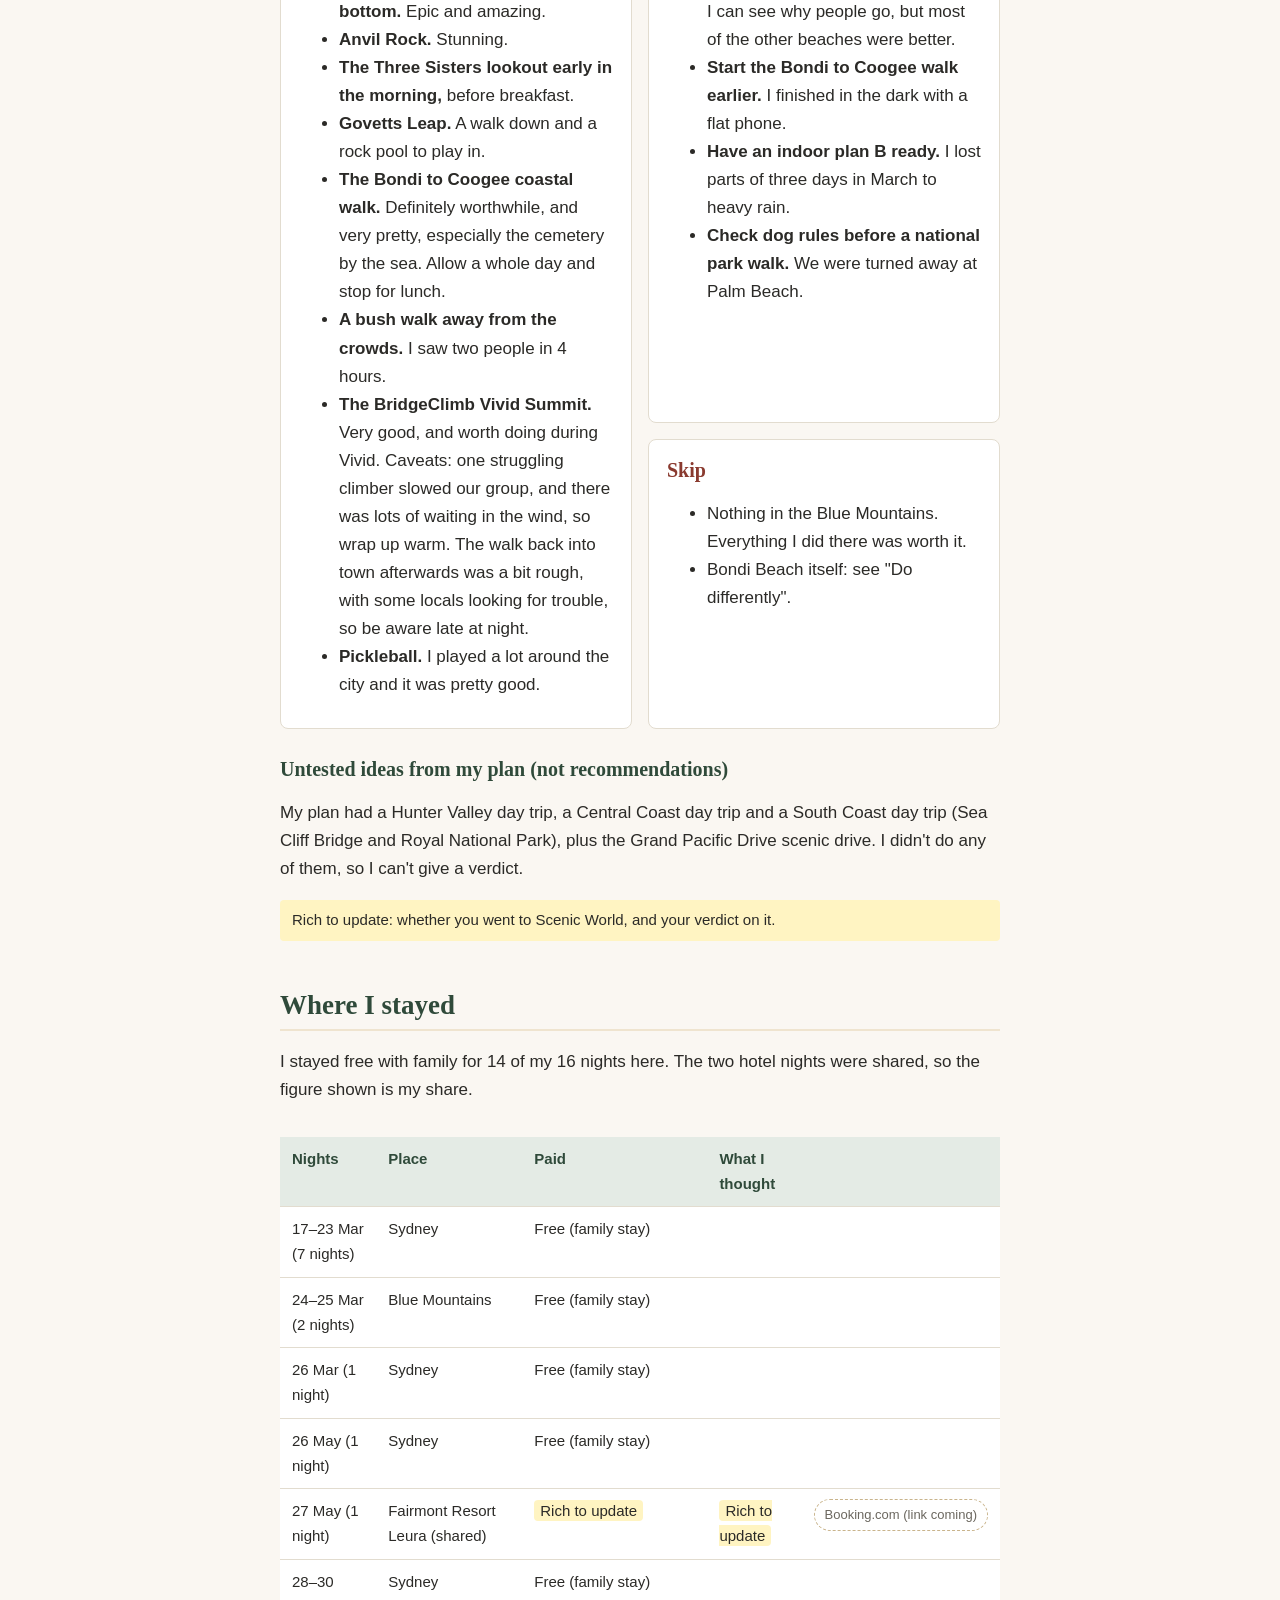
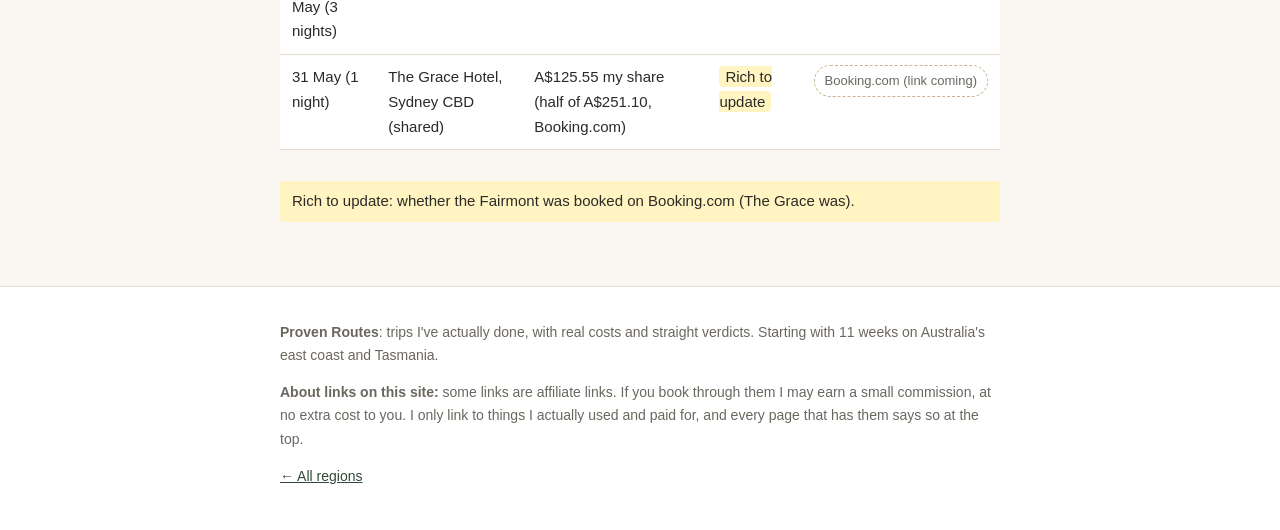
<file: sydney-blue-mountains/index.html>
<!DOCTYPE html>
<html lang="en-GB">
<head>
  <meta charset="utf-8">
  <link rel="canonical" href="https://provenroutes.com/sydney-blue-mountains/">
  <meta name="viewport" content="width=device-width, initial-scale=1">
  <title>Sydney and the Blue Mountains: day by day, with real costs | Proven Routes</title>
  <meta name="description" content="Sydney and the Blue Mountains at the start and end of an 11-week east coast trip: day by day, what it cost, where I stayed, weather plan B, and what to do or do differently.">
  <link rel="stylesheet" href="../style.css">
  <!-- search-appearance -->
  <link rel="icon" href="/favicon.ico" sizes="48x48">
  <link rel="icon" href="/favicon.svg" type="image/svg+xml">
  <link rel="apple-touch-icon" href="/apple-touch-icon.png">
  <link rel="manifest" href="/site.webmanifest">
  <meta name="theme-color" content="#2f4a3a">
  <meta property="og:type" content="website">
  <meta property="og:site_name" content="Proven Routes">
  <meta property="og:title" content="Sydney and the Blue Mountains: day by day, with real costs | Proven Routes">
  <meta property="og:description" content="Sydney and the Blue Mountains at the start and end of an 11-week east coast trip: day by day, what it cost, where I stayed, weather plan B, and what to do or do differently.">
  <meta property="og:url" content="https://provenroutes.com/sydney-blue-mountains/">
  <meta property="og:image" content="https://provenroutes.com/img/og/sydney-blue-mountains.jpg">
  <meta property="og:image:alt" content="Sydney and the Blue Mountains: day by day, with real costs">
  <meta property="og:locale" content="en_GB">
  <meta name="twitter:card" content="summary_large_image">
  <meta name="twitter:image" content="https://provenroutes.com/img/og/sydney-blue-mountains.jpg">
  <!-- /search-appearance -->
</head>
<body>

  <header class="site-header">
    <div class="wrap">
      <a class="site-name" href="../index.html">Proven Routes</a>
      <nav class="site-nav">
        <a href="../index.html#regions">Regions</a>
        <a href="../index.html#about">About the trip</a>
      </nav>
    </div>
  </header>

  <section class="hero-photo" style="background-image:url('../img/sydney-blue-mountains/cover-three-sisters.jpg')">
    <div class="wrap">
      <h1>Sydney and the Blue Mountains: the start and end of the trip</h1>
      <p class="lede">The Three Sisters from the lookout, early morning, Blue Mountains</p>
    </div>
  </section>

  <main class="wrap">

    <div class="verdict"><strong>Verdict:</strong> Sydney and the Blue Mountains are almost two different holidays. Don't miss the Blue Mountains: I've been several times and I'm still amazed by the beauty and scale every time. Sydney is good for the beaches, the Bondi to Coogee walk and the BridgeClimb, but I'm not a city person.</div>

    <ul class="facts">
      <li>10 days in March + 7 in May–June</li>
      <li>14 of 16 nights free (family)</li>
      <li>About £1,000–1,675 (estimate)</li>
    </ul>

    <p class="ad-note"><strong>Ad: some booking links on this page are, or will be, affiliate links.</strong> If you book through them I may earn a small commission, at no extra cost to you. I only link to places and trips I actually used and paid for myself, and I say plainly when something wasn't worth it.</p>

    <p><em>Part of my 11 weeks on Australia's east coast and Tasmania. This page covers Sydney and the Blue Mountains only. Each region works as a block on its own, so you can do just this one or link it to others.</em></p>

    <h2>Days to allow</h2>
    <p>I had two blocks here, one at each end of the trip:</p>
    <ul>
      <li><strong>17–26 March (10 days),</strong> straight off the long-haul flight. Seven days in Sydney, then three in the Blue Mountains.</li>
      <li><strong>26 May–1 June (7 days),</strong> after flying back down from Cairns. The last day was the flight home.</li>
    </ul>
    <p>A lot of the March block was family time, so it was slower than a visitor's trip would be. On 27 March I flew on to Melbourne and then Tasmania.</p>
    <p><strong>What I'd tell you to allow:</strong></p>
    <ul>
      <li><strong>Blue Mountains:</strong> a week would suit most people. Some people just do 1–2 days from Sydney, but I could happily stay a week. On this trip I did new things both times, and some of them more than once because they were that good.</li>
      <li><strong>Sydney:</strong> my stay was long because of family, so don't copy it. Give the Bondi to Coogee walk a whole day, with a stop for lunch.</li>
    </ul>

    <h2>The route at a glance</h2>
    <p><strong>March:</strong> Sydney airport → Sydney (bush walks, the Northern Beaches, Palm Beach) → Blue Mountains (Three Sisters, Govetts Leap, Anvil Rock, Wentworth Falls, Olympia Rock) → back to Sydney → fly to Melbourne.</p>
    <p><strong>May–June:</strong> Bondi to Coogee → Blue Mountains (one night in Leura) → Northern Beaches → Watsons Bay → Sydney Harbour → fly home.</p>
    <p>I got an Uber from the airport rather than the train in the plan. After that I mostly used a borrowed family car, plus buses and trains to get to Bondi.</p>

    <h2>What it really cost</h2>
    <p>Figures are <strong>per person</strong>. The day costs and the onward trip are <strong>estimates from my plan, in GBP</strong>, not what I paid. The hotel, BridgeClimb and car hire figures are what was booked, in <strong>Australian dollars (A$)</strong>. My costs were lower than a visitor's because I stayed with family and used a borrowed car.</p>
    <div class="table-scroll">
      <table>
        <thead><tr><th></th><th>Per person</th></tr></thead>
        <tbody>
          <tr><td>Places to stay, March (10 nights)</td><td>Free (family stay)</td></tr>
          <tr><td>Places to stay, May–June (6 nights)</td><td>4 nights free (family stay), plus 2 shared hotel nights: The Grace Hotel <strong>A$125.55 my share</strong> (half of A$251.10 for the room for two, Booking.com), Fairmont Resort Leura <span class="todo">Rich to update</span></td></tr>
          <tr><td>Day costs, 17–26 March (fuel, food, activities)</td><td>about £370–740, adding up my daily estimates from the plan</td></tr>
          <tr><td>Day costs, 26 May–1 June (incl. a BridgeClimb estimate of A$250–350)</td><td>about £405–670, adding up my daily estimates from the plan</td></tr>
          <tr><td>Onward: Uber to the airport and flight to Melbourne (27 March)</td><td>about £100–140 (estimate)</td></tr>
          <tr class="total"><td>Total</td><td>about £1,000–1,675 (plan estimate), plus the Fairmont night</td></tr>
        </tbody>
      </table>
    </div>
    <p>Flights to and from the UK aren't included.</p>
    <p><strong>Booked costs (A$, per person is half of the two-person total):</strong></p>
    <div class="table-scroll">
      <table>
        <thead><tr><th></th><th>Total for two</th><th>Per person</th></tr></thead>
        <tbody>
          <tr><td>The Grace Hotel, 31 May (Booking.com)</td><td>A$251.10</td><td>A$125.55</td></tr>
          <tr><td>BridgeClimb Vivid Summit, 31 May (booked direct)</td><td>A$777.70</td><td>A$388.85</td></tr>
          <tr><td>Avis one-day car hire, 29 May (Booking.com Cars)</td><td>A$50.46</td><td>A$25.23 if split</td></tr>
        </tbody>
      </table>
    </div>
    <p>The BridgeClimb came out above the A$250–350 per person I had pencilled in.</p>
    <p class="todo">Rich to update: whether the plan's day estimates already include the hotel nights and the BridgeClimb, what you paid for the Fairmont, and whether to turn the A$ figures into GBP for the total.</p>
    <p><strong>Without family or free stays:</strong> my totals understate what you'd pay, because 14 of my 16 nights here were free and I borrowed a car.</p>
    <ul>
      <li><strong>Sydney hotel:</strong> I stayed with family, so my costs were lower. Typical prices, checked November 2026 (not my spend): a central 3–4 star room in Sydney is about A$200–300 a night outside peak times, and more in peak season or with a harbour view. Over 12 nights that is roughly A$2,400–3,600 for the room. For comparison, my one paid night at The Grace Hotel in the CBD was A$251.10 for the room.</li>
      <li><strong>Blue Mountains hotel:</strong> <span class="todo">Rich to update: what a visitor would pay for 2 nights (the Fairmont Resort Leura cost is not known).</span></li>
      <li><strong>Car:</strong> you could get away without one in Sydney, using trains, buses, ferries and Uber. I used a borrowed family car plus a one-day Avis hire on 29 May (A$50.46).</li>
    </ul>

    <h2>Day by day</h2>
    <h3>March: arrival block</h3>

    <div class="day">
      <h3><span class="date">Day 1 · 17 March</span>Land in Sydney</h3>
      <div class="photos"><img src="../img/sydney-blue-mountains/first-day-bush-view.jpg" alt="Looking out over a valley of gum trees from a rocky ledge" width="1200" height="900" loading="lazy"><img src="../img/sydney-blue-mountains/first-day-rock-pools.jpg" alt="Still pools on flat sandstone along a creek in the bush" width="1200" height="900" loading="lazy"></div>
      <p>Arrived in the morning and got an Uber from the airport. Jet lag was pretty good, so I walked to the baker's for bread, had lunch, then went on an afternoon hike in the bush. Evening with family.</p>
    </div>

    <div class="day">
      <h3><span class="date">Day 2 · 18 March</span>Manly and Curl Curl</h3>
      <div class="photos"><img src="../img/sydney-blue-mountains/northern-beaches-rock-pool.jpg" alt="An ocean rock pool and a long sandy beach under grey skies on Sydney's Northern Beaches" width="1200" height="900" loading="lazy"><img src="../img/sydney-blue-mountains/northern-beaches-rock-ledge.jpg" alt="Waves washing over sandstone ledges below a cliff" width="1200" height="900" loading="lazy"></div>
      <p>Caught up with a friend, then walked up Manly Beach, drove to Curl Curl and walked up and down the beach there, watching the waves crash against the rocks. On the walk back it poured down and I got soaked, so I went for lunch at a café. The rain didn't stop, so I popped into an indoor pickleball place nearby. I couldn't get a slot, but I watched for a while.</p>
      <p>A Hunter Valley day trip was a back-up idea in my plan for this day. I didn't do it.</p>
    </div>

    <div class="day">
      <h3><span class="date">Day 3 · 19 March</span>Pickleball, then rain</h3>
      <p>A pickleball drills session in a huge 4-court basketball hall nearer the middle of Sydney. The level was low and it was very hot. In the afternoon I set off for a waterfall walk, stopping for lunch at a sports bar on the way: a burger and the worst pint of Guinness I've ever had. Then it absolutely chucked it down and didn't stop. Plan B was an advanced pickleball group instead, which turned out to be a great level with good matches.</p>
      <p>A Central Coast day trip was a back-up idea in my plan for this day. I didn't do it.</p>
    </div>

    <div class="day">
      <h3><span class="date">Day 4 · 20 March</span>Palm Beach</h3>
      <p>A day out with a friend and her family to the lighthouse at Palm Beach. We walked down the beach, only to be turned away from the walk up because there was a dog with us, and dogs aren't allowed in national parks. Lunch was the next best plan: lobster rolls, chips and a pint. Then it poured on the walk back and we all got wet.</p>
      <p class="tip"><strong>Tip:</strong> if you're travelling with a dog, check the rules first. No dogs in the national park meant no lighthouse.</p>
      <p>A South Coast day trip (Sea Cliff Bridge and Royal National Park) was a back-up idea in my plan for this day. I didn't do it.</p>
    </div>

    <div class="day">
      <h3><span class="date">Day 5 · 21 March</span>A night out in Manly</h3>
      <p>A chilled morning, then a night out with family in Manly. Lots of laughs and a late one.</p>
    </div>

    <div class="day">
      <h3><span class="date">Day 6 · 22 March</span>A family day</h3>
      <p>The best weather so far, and I spent the whole day outside. Plans for the week changed about five times. All good.</p>
    </div>

    <div class="day">
      <h3><span class="date">Day 7 · 23 March</span>A bush walk</h3>
      <div class="photos"><img src="../img/sydney-blue-mountains/bush-walk-river-cascade.jpg" alt="A river tumbling over flat rocks through thick bush" width="1200" height="900" loading="lazy"><img src="../img/sydney-blue-mountains/bush-walk-pipeline.jpg" alt="An old water pipeline and valve running beside a bush track" width="1200" height="900" loading="lazy"></div>
      <p>A great day on a bush walk in St Ives. I only saw two people in 4 hours. I followed the river all the way down to the old pipeline, then went into town for a salmon bagel and a smoothie. Evening at the pub with family.</p>
    </div>

    <div class="day">
      <h3><span class="date">Day 8 · 24 March</span>Drive to the Blue Mountains</h3>
      <div class="photos"><img src="../img/sydney-blue-mountains/kangaroos-in-field.jpg" alt="Three kangaroos standing up in a grassy field behind a wire fence" width="1200" height="900" loading="lazy"><img src="../img/sydney-blue-mountains/lookout-on-the-way-west.jpg" alt="A wide view over green farmland and a river from a lookout" width="1200" height="900" loading="lazy"></div>
      <p>I stopped at several spots on the way to look at the view and the kangaroos. A chilled afternoon and evening with family, with wine on the porch.</p>
    </div>

    <div class="day">
      <h3><span class="date">Day 9 · 25 March</span>Three Sisters, Govetts Leap and Anvil Rock</h3>
      <div class="photos"><img src="../img/sydney-blue-mountains/blue-mountains-misty-sunrise.jpg" alt="Early-morning mist lying in the valley below the Blue Mountains escarpment" width="1200" height="900" loading="lazy"><img src="../img/sydney-blue-mountains/govetts-leap-falls.jpg" alt="A thin waterfall dropping down a sandstone cliff at Govetts Leap" width="900" height="1200" loading="lazy"></div>
      <p>Up early for a short walk to the Three Sisters lookout and a coffee. After breakfast, a walk down at Govetts Leap, playing in a rock pool and jumping on rocks. Food in town, then on to <strong>the stunning Anvil Rock</strong>. A great balance. Pickleball in the evening in Katoomba, which was good.</p>
    </div>

    <div class="day">
      <h3><span class="date">Day 10 · 26 March</span>Wentworth Falls and Olympia Rock</h3>
      <div class="photos"><img src="../img/sydney-blue-mountains/wentworth-falls-cascade.jpg" alt="Water spilling over rock steps into a pool at Wentworth Falls" width="900" height="1200" loading="lazy"><img src="../img/sydney-blue-mountains/wentworth-falls-valley-view.jpg" alt="Sandstone cliffs and a forested valley seen from the Wentworth Falls area" width="1200" height="900" loading="lazy"></div>
      <p>An <strong>epic walk down to the bottom of Wentworth Falls, which was amazing</strong>, then back up. Lunch, then Olympia Rock. Then back to Sydney.</p>
      <p>The plan for this day was sunrise at Elysian Rock, the Grand Canyon Walk at Blackheath and Lincoln's Rock at golden hour. I did Wentworth Falls instead.</p>
    </div>

    <p><strong>27 March:</strong> a very early Uber to the airport in the rain, and a delayed flight on to Melbourne and then Tasmania.</p>

    <h3>May–June: the final week</h3>

    <div class="day">
      <h3><span class="date">Day 11 · 26 May</span>Bondi to Coogee</h3>
      <div class="photos"><img src="../img/sydney-blue-mountains/bondi-ocean-pool.jpg" alt="The ocean pool at the south end of Bondi with waves breaking beyond it" width="900" height="1200" loading="lazy"><img src="../img/sydney-blue-mountains/coastal-walk-cemetery.jpg" alt="Old headstones in a clifftop cemetery overlooking the sea" width="1200" height="900" loading="lazy"></div>
      <p>It was raining, so I grabbed an umbrella and took a bus, three trains and another bus to Bondi Beach. I walked along the beach and back, had a Mexican lunch, then set off on the Bondi to Coogee coastal walk. It came to 12 km for me; the plan had it at about 6 km. <strong>Very pretty, especially the cemetery by the sea.</strong> It was dark by the time I reached Coogee, so I had a pint and paid to recharge my phone before heading back.</p>
      <p class="tip"><strong>Tip:</strong> start earlier than I did, and carry a power bank.</p>
    </div>

    <div class="day">
      <h3><span class="date">Day 12 · 27 May</span>Blue Mountains</h3>
      <p>The plan: Echo Point, the Giant Stairway (998 steps) and the Federal Pass to Scenic World, booked ahead. Night at the Fairmont Resort Leura (shared).</p>
      <p class="todo">Rich to update: blog post coming.</p>
    </div>

    <div class="day">
      <h3><span class="date">Day 13 · 28 May</span>Three Sisters</h3>
      <p>The plan: Leura Cascades and the Prince Henry Cliff Walk, leaving the Blue Mountains by noon for the Grand Pacific Drive (Bald Hill, Sea Cliff Bridge, Nan Tien Temple, Kiama Blowhole). I didn't do the Grand Pacific Drive. I extended the Blue Mountains part of the trip to see more there instead.</p>
      <p class="todo">Rich to update: blog post coming.</p>
    </div>

    <div class="day">
      <h3><span class="date">Day 14 · 29 May</span>Northern Beaches</h3>
      <p>The plan: Manly, Shelly Beach, Freshwater, Curl Curl and Dee Why, with fish and chips. I hired a car for this day (Avis, one day, A$50.46 via Booking.com Cars).</p>
      <p class="todo">Rich to update: blog post coming.</p>
    </div>

    <div class="day">
      <h3><span class="date">Day 15 · 30 May</span>Watsons Bay</h3>
      <div class="photos"><img src="../img/sydney-blue-mountains/the-gap-cliffs.jpg" alt="Waves breaking at the foot of sandstone sea cliffs at The Gap" width="900" height="1200" loading="lazy"><img src="../img/sydney-blue-mountains/sydney-skyline-from-watsons-bay.jpg" alt="The Sydney skyline and Harbour Bridge across a blue harbour" width="1200" height="900" loading="lazy"></div>
      <p>A clear blue day. My photos are from The Gap, with the sea crashing below the cliffs, and the view back across the harbour to the city and the Harbour Bridge.</p>
      <p class="todo">Rich to update: blog post coming.</p>
    </div>

    <div class="day">
      <h3><span class="date">Day 16 · 31 May</span>Sydney tourist</h3>
      <p>The plan: the Opera House area, then the BridgeClimb Vivid Summit at 5:05pm (3 hours). Night at The Grace Hotel in the city (shared).</p>
      <p>The BridgeClimb happened, and it was very good during Vivid. It cost A$777.70 for two, booked direct. The downsides: one climber struggled and slowed the whole group, and there was a lot of waiting around in the wind, so wrap up warm. The walk back into town afterwards was a bit rough, with some locals looking for trouble, so be aware late at night.</p>
      <p class="todo">Rich to update: blog post coming (the rest of the day).</p>
    </div>

    <div class="day">
      <h3><span class="date">Day 17 · 1 June</span>The harbour, then home</h3>
      <div class="photos"><img src="../img/sydney-blue-mountains/opera-house-from-the-water.jpg" alt="The Sydney Opera House from the water under a clear blue sky" width="1200" height="900" loading="lazy"><img src="../img/sydney-blue-mountains/harbour-bridge-from-below.jpg" alt="Looking up at the Sydney Harbour Bridge from the waterfront below" width="900" height="1200" loading="lazy"></div>
      <p>My photos from the last morning are from the harbour: the Opera House from the water and the Harbour Bridge from below. Then a day of flying home.</p>
      <p class="todo">Rich to update: blog post coming.</p>
    </div>

    <h2>Weather plan B</h2>
    <p>March brought a lot of heavy rain. What I swapped in:</p>
    <ul>
      <li><strong>18 March, Curl Curl:</strong> soaked on the beach walk, so lunch in a café and then a look round an indoor pickleball centre.</li>
      <li><strong>19 March, the waterfall walk:</strong> rained off, so plan B was an indoor pickleball session.</li>
      <li><strong>20 March, Palm Beach:</strong> drizzle turned to a downpour, so a long lunch instead.</li>
      <li><strong>26 May, Bondi:</strong> it was raining, but I took an umbrella and did the Bondi to Coogee walk anyway.</li>
    </ul>
    <p>The Hunter Valley, Central Coast and South Coast day trips were back-up options for days without plans. I didn't need them: I spent more time with family and played pickleball instead.</p>
    <p class="todo">Rich to update: what you'd swap in for a rained-off Blue Mountains day.</p>

    <h2>Do this / skip this</h2>
    <div class="verdict-lists">
      <section class="do">
        <h3>Do this</h3>
        <ul>
          <li><strong>Wentworth Falls, down to the bottom.</strong> Epic and amazing.</li>
          <li><strong>Anvil Rock.</strong> Stunning.</li>
          <li><strong>The Three Sisters lookout early in the morning,</strong> before breakfast.</li>
          <li><strong>Govetts Leap.</strong> A walk down and a rock pool to play in.</li>
          <li><strong>The Bondi to Coogee coastal walk.</strong> Definitely worthwhile, and very pretty, especially the cemetery by the sea. Allow a whole day and stop for lunch.</li>
          <li><strong>A bush walk away from the crowds.</strong> I saw two people in 4 hours.</li>
          <li><strong>The BridgeClimb Vivid Summit.</strong> Very good, and worth doing during Vivid. Caveats: one struggling climber slowed our group, and there was lots of waiting in the wind, so wrap up warm. The walk back into town afterwards was a bit rough, with some locals looking for trouble, so be aware late at night.</li>
          <li><strong>Pickleball.</strong> I played a lot around the city and it was pretty good.</li>
        </ul>
      </section>
      <section class="differently">
        <h3>Do differently</h3>
        <ul>
          <li><strong>Bondi Beach itself.</strong> It's famous and I can see why people go, but most of the other beaches were better.</li>
          <li><strong>Start the Bondi to Coogee walk earlier.</strong> I finished in the dark with a flat phone.</li>
          <li><strong>Have an indoor plan B ready.</strong> I lost parts of three days in March to heavy rain.</li>
          <li><strong>Check dog rules before a national park walk.</strong> We were turned away at Palm Beach.</li>
        </ul>
      </section>
      <section class="skip">
        <h3>Skip</h3>
        <ul>
          <li>Nothing in the Blue Mountains. Everything I did there was worth it.</li>
          <li>Bondi Beach itself: see "Do differently".</li>
        </ul>
      </section>
    </div>
    <h3>Untested ideas from my plan (not recommendations)</h3>
    <p>My plan had a Hunter Valley day trip, a Central Coast day trip and a South Coast day trip (Sea Cliff Bridge and Royal National Park), plus the Grand Pacific Drive scenic drive. I didn't do any of them, so I can't give a verdict.</p>
    <p class="todo">Rich to update: whether you went to Scenic World, and your verdict on it.</p>

    <h2>Where I stayed</h2>
    <p>I stayed free with family for 14 of my 16 nights here. The two hotel nights were shared, so the figure shown is my share.</p>
    <div class="table-scroll">
      <table>
        <thead><tr><th>Nights</th><th>Place</th><th>Paid</th><th>What I thought</th><th></th></tr></thead>
        <tbody>
          <tr><td>17–23 Mar (7 nights)</td><td>Sydney</td><td>Free (family stay)</td><td></td><td></td></tr>
          <tr><td>24–25 Mar (2 nights)</td><td>Blue Mountains</td><td>Free (family stay)</td><td></td><td></td></tr>
          <tr><td>26 Mar (1 night)</td><td>Sydney</td><td>Free (family stay)</td><td></td><td></td></tr>
          <tr><td>26 May (1 night)</td><td>Sydney</td><td>Free (family stay)</td><td></td><td></td></tr>
          <tr><td>27 May (1 night)</td><td>Fairmont Resort Leura (shared)</td><td><span class="todo">Rich to update</span></td><td><span class="todo">Rich to update</span></td><td><span class="book pending">Booking.com (link coming)</span></td></tr>
          <tr><td>28–30 May (3 nights)</td><td>Sydney</td><td>Free (family stay)</td><td></td><td></td></tr>
          <tr><td>31 May (1 night)</td><td>The Grace Hotel, Sydney CBD (shared)</td><td>A$125.55 my share (half of A$251.10, Booking.com)</td><td><span class="todo">Rich to update</span></td><td><span class="book pending">Booking.com (link coming)</span></td></tr>
        </tbody>
      </table>
    </div>
    <p class="todo">Rich to update: whether the Fairmont was booked on Booking.com (The Grace was).</p>
  </main>

  <footer class="site-footer">
    <div class="wrap">
      <p><strong>Proven Routes</strong>: trips I've actually done, with real costs and straight verdicts. Starting with 11 weeks on Australia's east coast and Tasmania.</p>
      <p><strong>About links on this site:</strong> some links are affiliate links. If you book through them I may earn a small commission, at no extra cost to you. I only link to things I actually used and paid for, and every page that has them says so at the top.</p>
      <p><a href="../index.html">← All regions</a></p>
    </div>
  </footer>
</body>
</html>
</file>
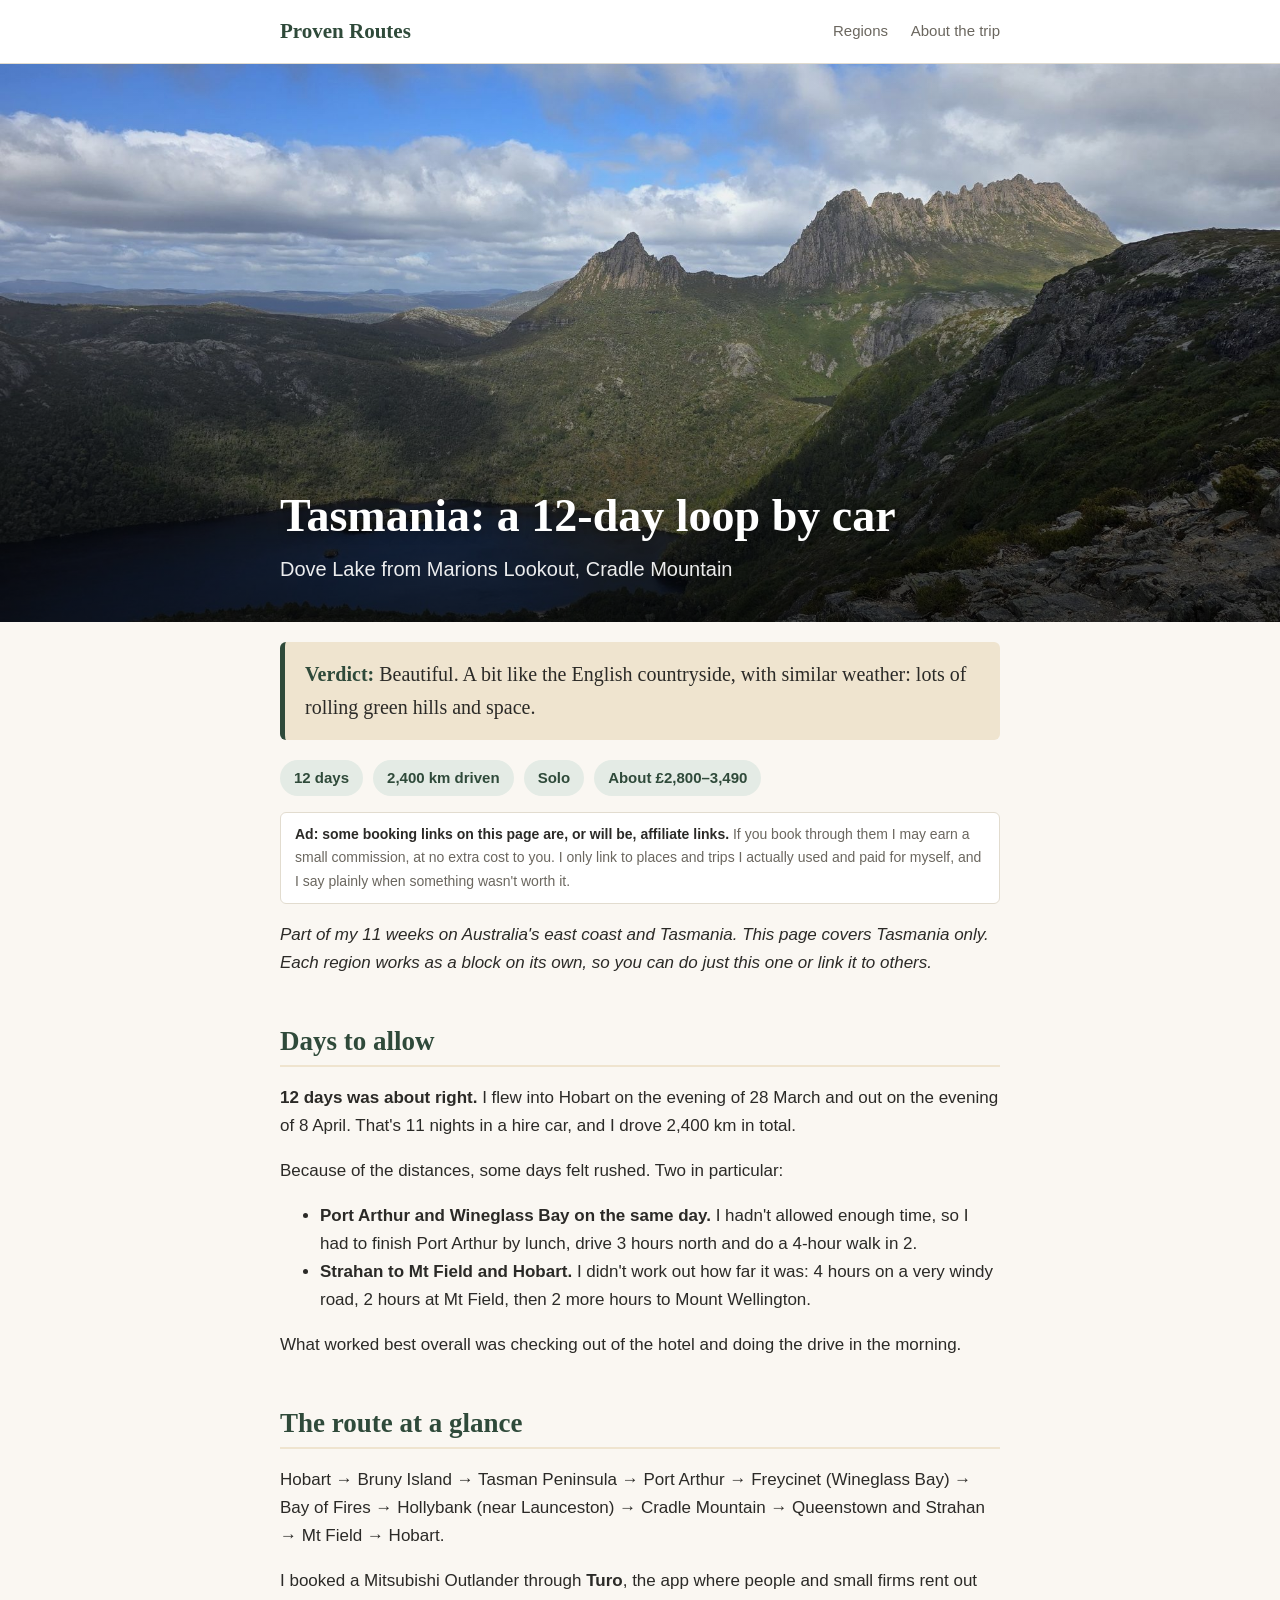
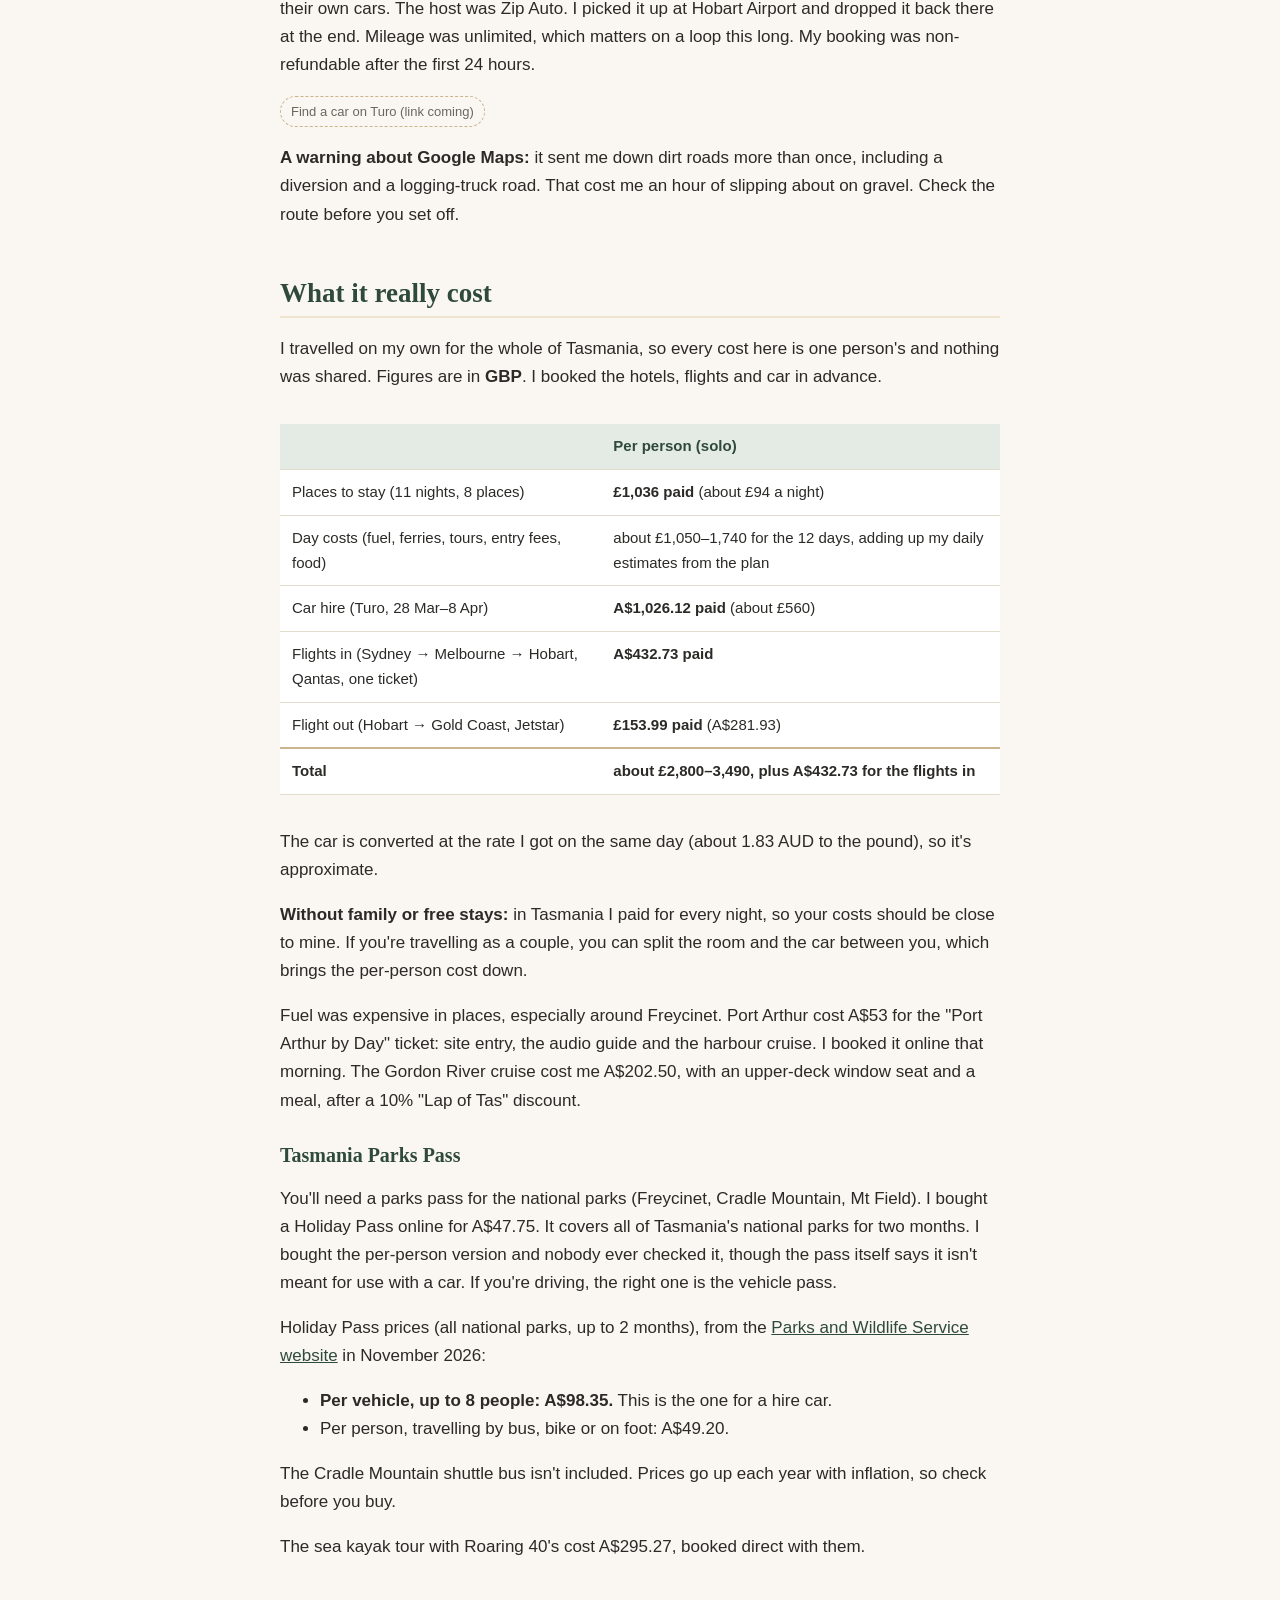
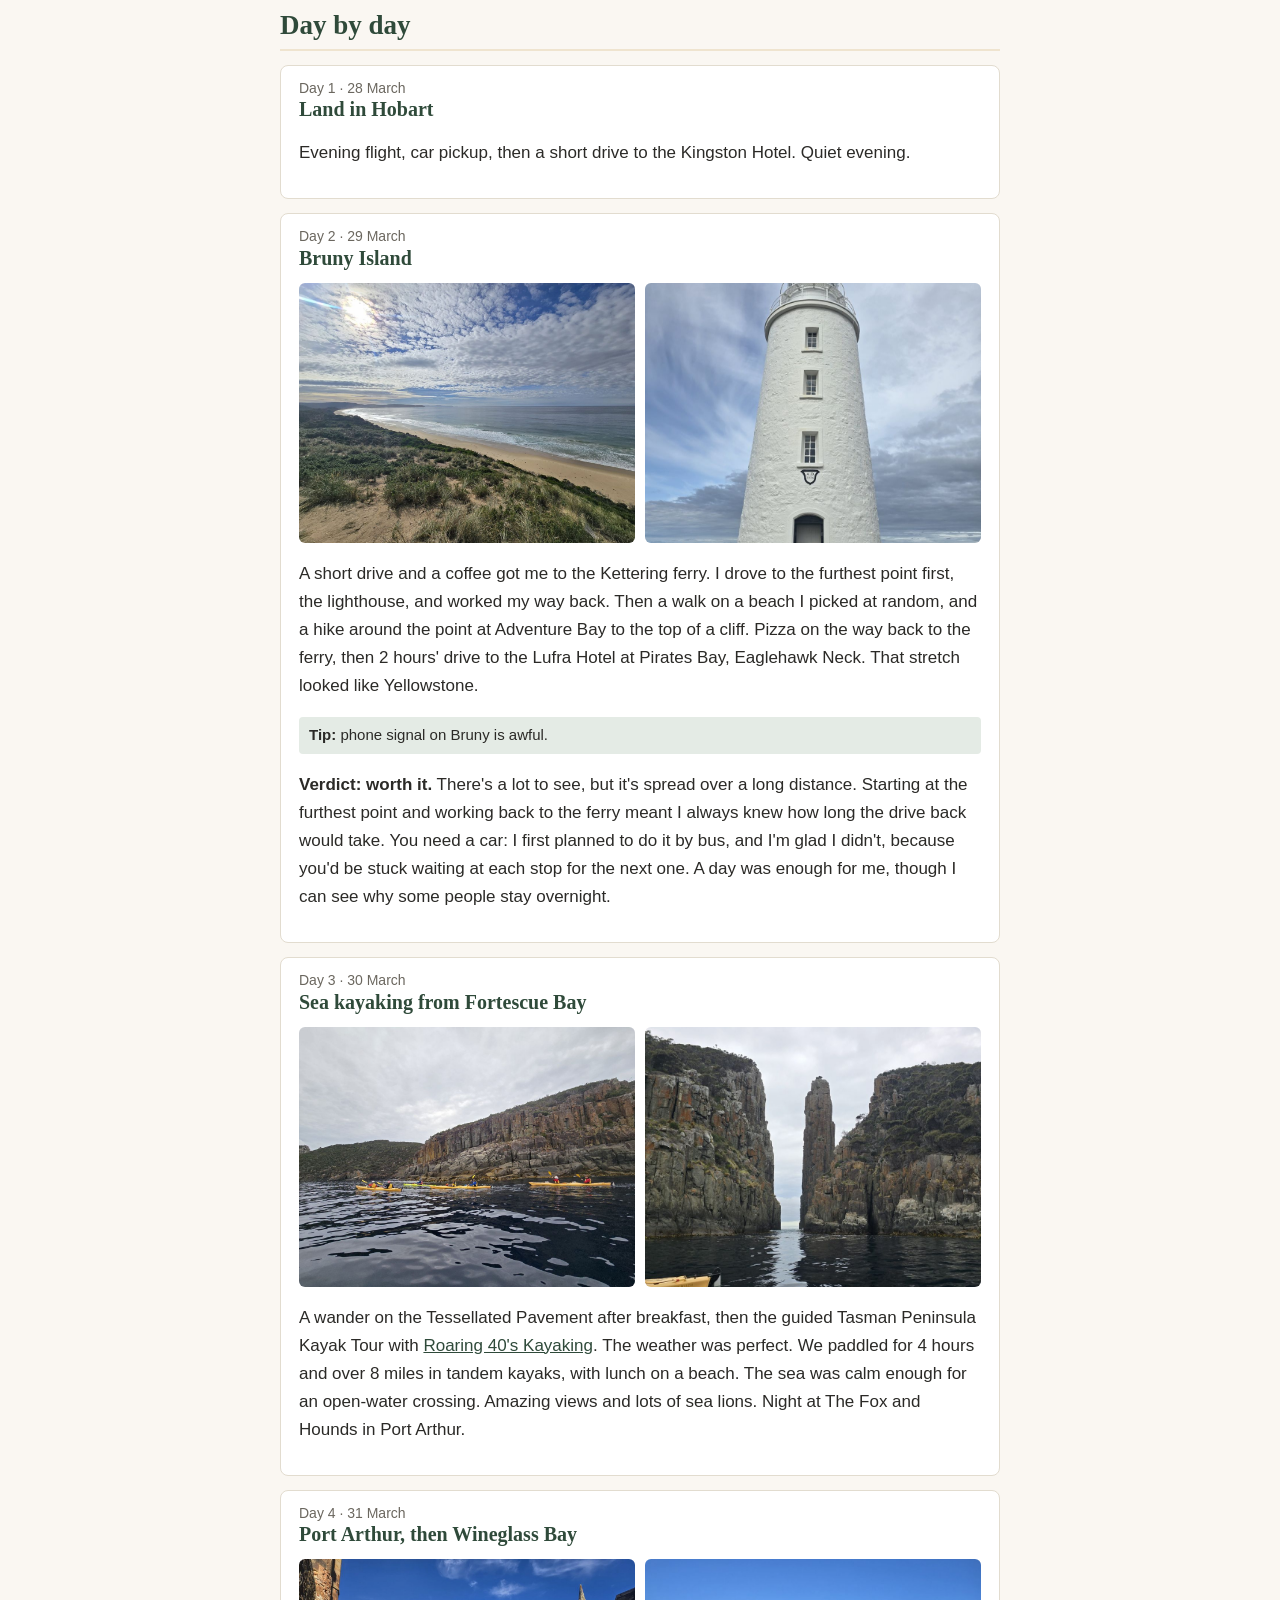
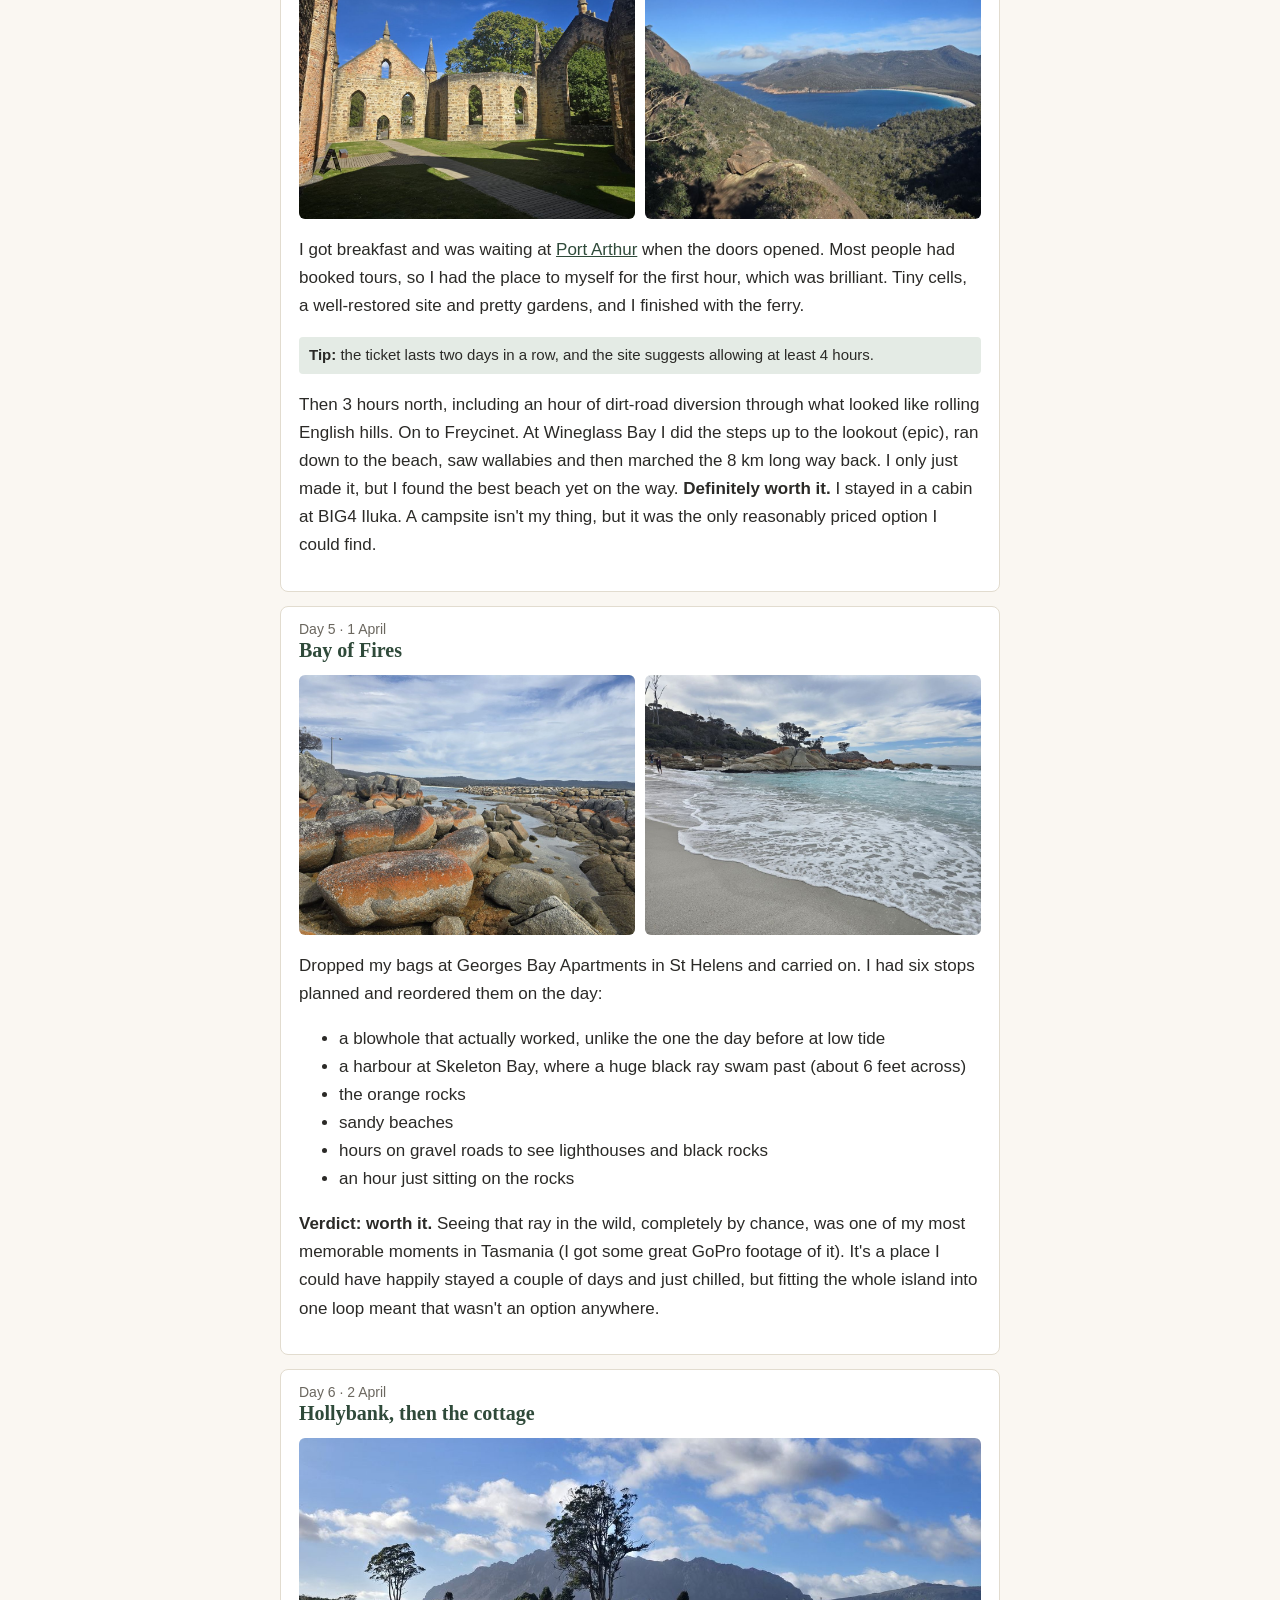
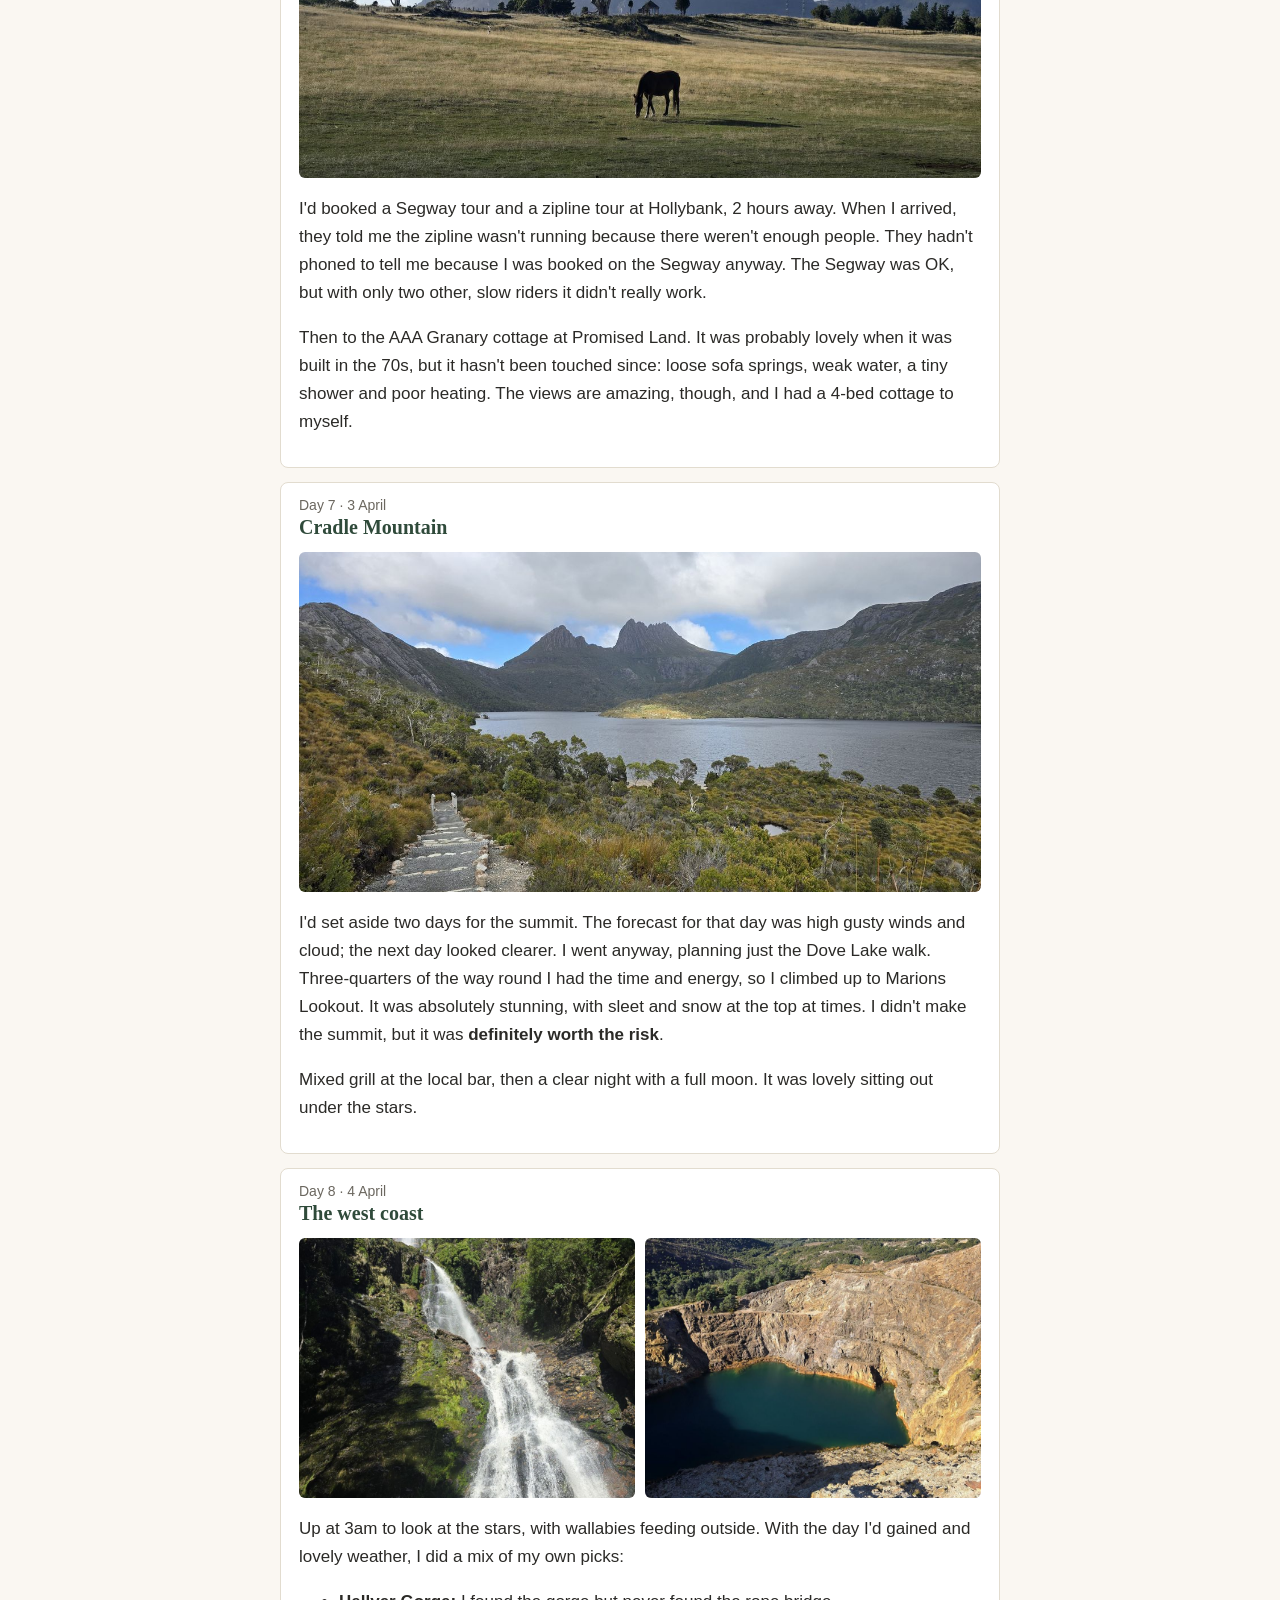
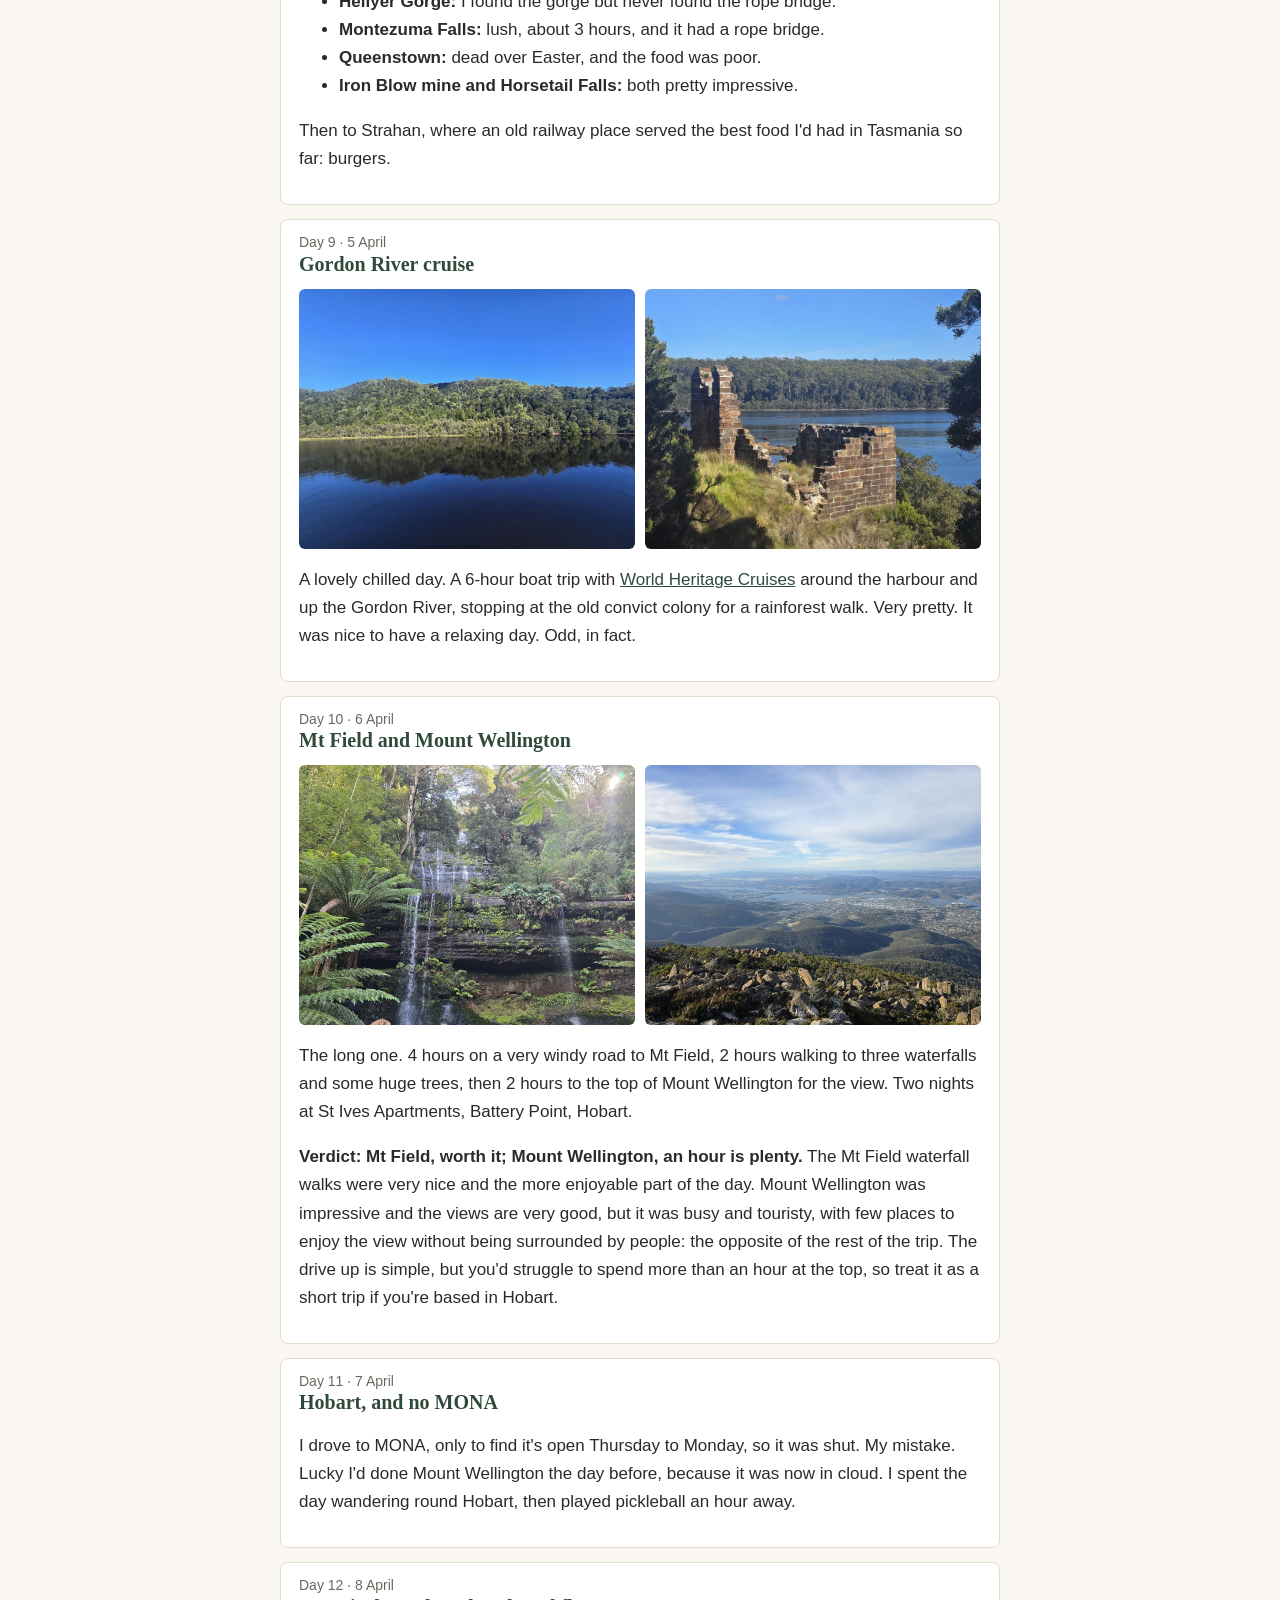
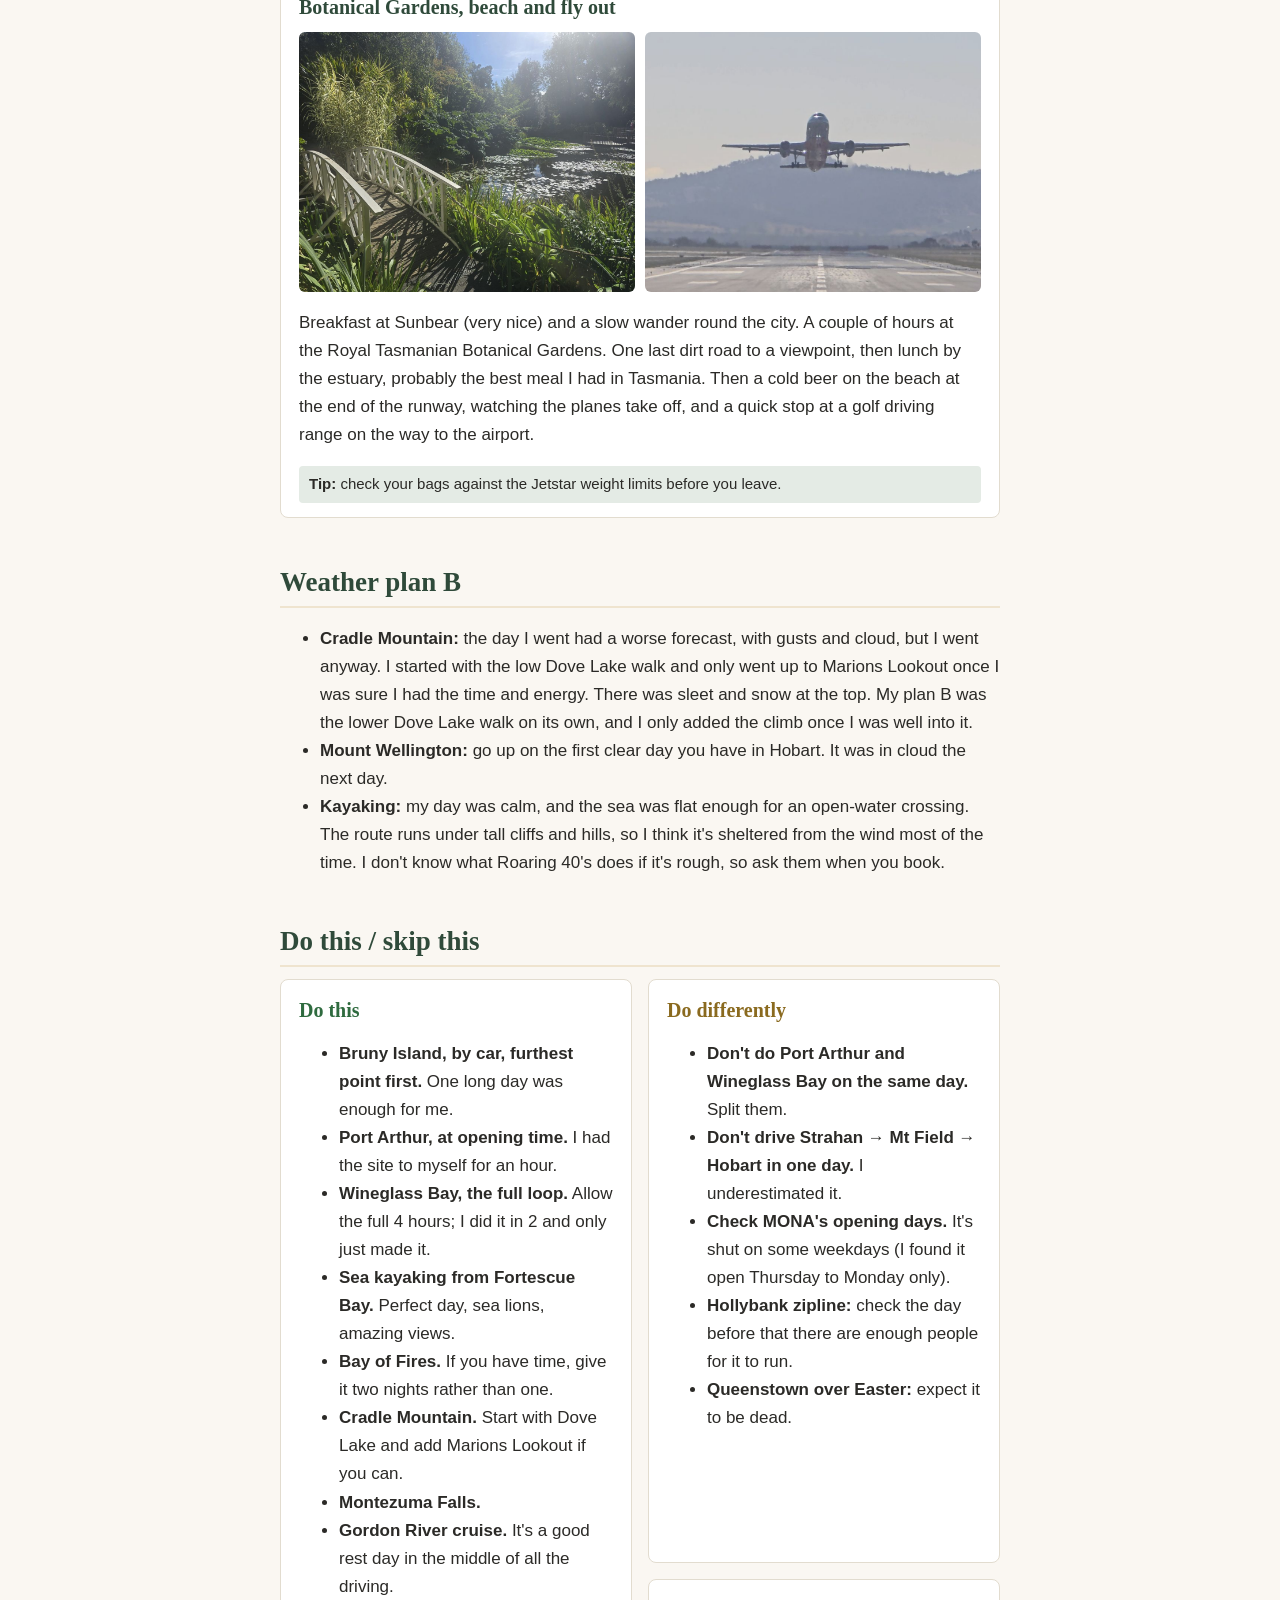
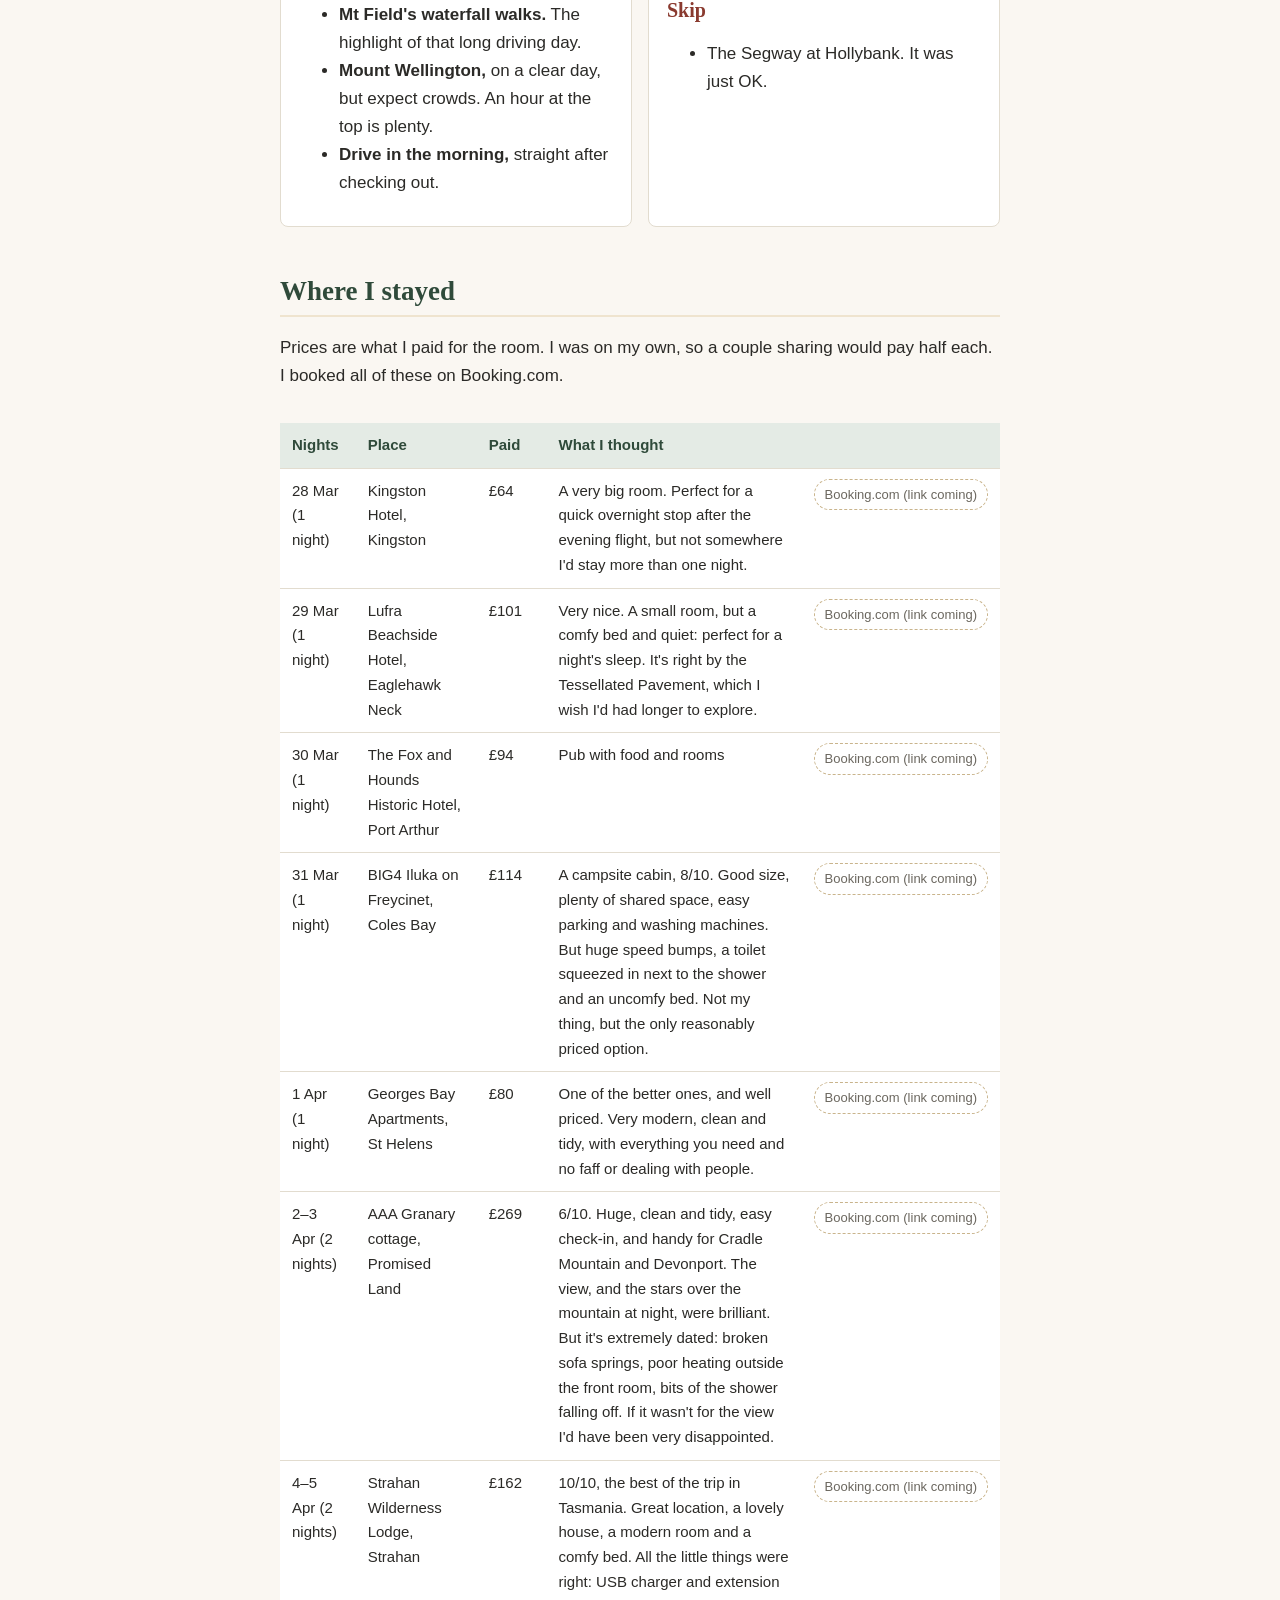
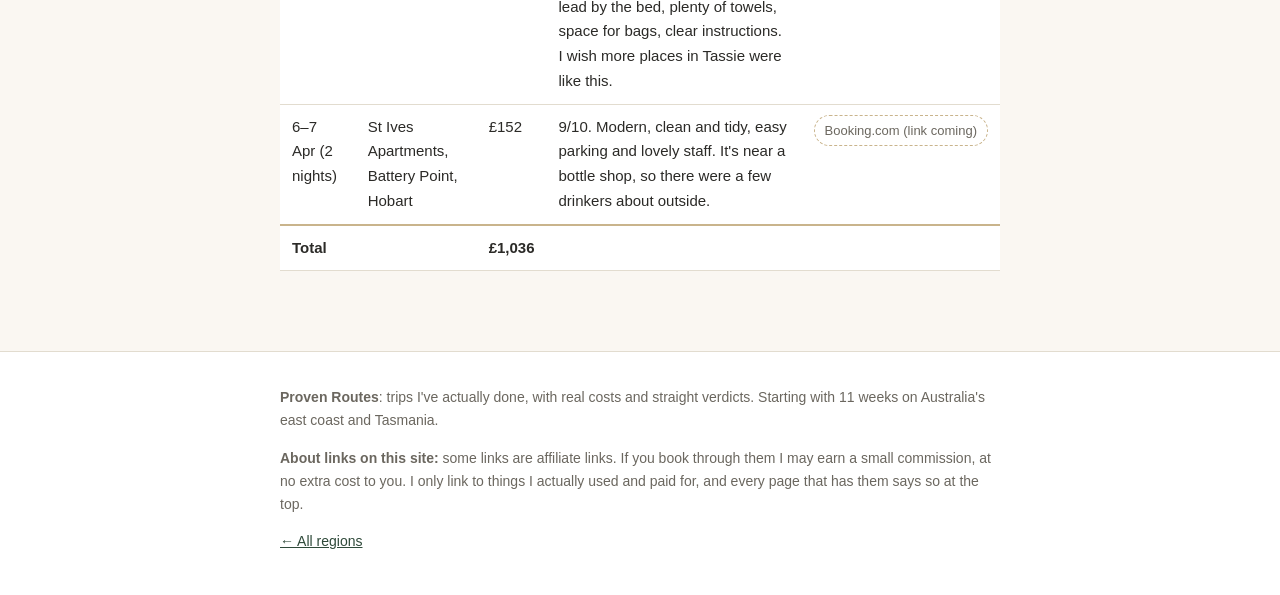
<file: tasmania/index.html>
<!DOCTYPE html>
<html lang="en-GB">
<head>
  <meta charset="utf-8">
  <link rel="canonical" href="https://provenroutes.com/tasmania/">
  <meta name="viewport" content="width=device-width, initial-scale=1">
  <title>Tasmania: a 12-day loop by car, with real costs | Proven Routes</title>
  <meta name="description" content="A 12-day Tasmania road trip, tested for real: route, what it actually cost, where I stayed, weather plan B, and what to do, do differently or skip.">
  <link rel="stylesheet" href="../style.css">
  <!-- search-appearance -->
  <link rel="icon" href="/favicon.ico" sizes="48x48">
  <link rel="icon" href="/favicon.svg" type="image/svg+xml">
  <link rel="apple-touch-icon" href="/apple-touch-icon.png">
  <link rel="manifest" href="/site.webmanifest">
  <meta name="theme-color" content="#2f4a3a">
  <meta property="og:type" content="website">
  <meta property="og:site_name" content="Proven Routes">
  <meta property="og:title" content="Tasmania: a 12-day loop by car, with real costs | Proven Routes">
  <meta property="og:description" content="A 12-day Tasmania road trip, tested for real: route, what it actually cost, where I stayed, weather plan B, and what to do, do differently or skip.">
  <meta property="og:url" content="https://provenroutes.com/tasmania/">
  <meta property="og:image" content="https://provenroutes.com/img/og/tasmania.jpg">
  <meta property="og:image:alt" content="Tasmania: a 12-day loop by car, with real costs">
  <meta property="og:locale" content="en_GB">
  <meta name="twitter:card" content="summary_large_image">
  <meta name="twitter:image" content="https://provenroutes.com/img/og/tasmania.jpg">
  <!-- /search-appearance -->
</head>
<body>

  <header class="site-header">
    <div class="wrap">
      <a class="site-name" href="../index.html">Proven Routes</a>
      <nav class="site-nav">
        <a href="../index.html#regions">Regions</a>
        <a href="../index.html#about">About the trip</a>
      </nav>
    </div>
  </header>

  <section class="hero-photo" style="background-image:url('../img/tasmania/cover-cradle-dove-lake.jpg')">
    <div class="wrap">
      <h1>Tasmania: a 12-day loop by car</h1>
      <p class="lede">Dove Lake from Marions Lookout, Cradle Mountain</p>
    </div>
  </section>

  <main class="wrap">

    <div class="verdict"><strong>Verdict:</strong> Beautiful. A bit like the English countryside, with similar weather: lots of rolling green hills and space.</div>

    <ul class="facts">
      <li>12 days</li>
      <li>2,400 km driven</li>
      <li>Solo</li>
      <li>About £2,800–3,490</li>
    </ul>

    <p class="ad-note"><strong>Ad: some booking links on this page are, or will be, affiliate links.</strong> If you book through them I may earn a small commission, at no extra cost to you. I only link to places and trips I actually used and paid for myself, and I say plainly when something wasn't worth it.</p>

    <p><em>Part of my 11 weeks on Australia's east coast and Tasmania. This page covers Tasmania only. Each region works as a block on its own, so you can do just this one or link it to others.</em></p>

    <h2>Days to allow</h2>
    <p><strong>12 days was about right.</strong> I flew into Hobart on the evening of 28 March and out on the evening of 8 April. That's 11 nights in a hire car, and I drove 2,400 km in total.</p>
    <p>Because of the distances, some days felt rushed. Two in particular:</p>
    <ul>
      <li><strong>Port Arthur and Wineglass Bay on the same day.</strong> I hadn't allowed enough time, so I had to finish Port Arthur by lunch, drive 3 hours north and do a 4-hour walk in 2.</li>
      <li><strong>Strahan to Mt Field and Hobart.</strong> I didn't work out how far it was: 4 hours on a very windy road, 2 hours at Mt Field, then 2 more hours to Mount Wellington.</li>
    </ul>
    <p>What worked best overall was checking out of the hotel and doing the drive in the morning.</p>

    <h2>The route at a glance</h2>
    <p>Hobart → Bruny Island → Tasman Peninsula → Port Arthur → Freycinet (Wineglass Bay) → Bay of Fires → Hollybank (near Launceston) → Cradle Mountain → Queenstown and Strahan → Mt Field → Hobart.</p>
    <p>I booked a Mitsubishi Outlander through <strong>Turo</strong>, the app where people and small firms rent out their own cars. The host was Zip Auto. I picked it up at Hobart Airport and dropped it back there at the end. Mileage was unlimited, which matters on a loop this long. My booking was non-refundable after the first 24 hours.</p>
    <p><span class="book pending" title="Link to add">Find a car on Turo (link coming)</span></p>
    <p><strong>A warning about Google Maps:</strong> it sent me down dirt roads more than once, including a diversion and a logging-truck road. That cost me an hour of slipping about on gravel. Check the route before you set off.</p>

    <h2>What it really cost</h2>
    <p>I travelled on my own for the whole of Tasmania, so every cost here is one person's and nothing was shared. Figures are in <strong>GBP</strong>. I booked the hotels, flights and car in advance.</p>
    <div class="table-scroll">
      <table>
        <thead><tr><th></th><th>Per person (solo)</th></tr></thead>
        <tbody>
          <tr><td>Places to stay (11 nights, 8 places)</td><td><strong>£1,036 paid</strong> (about £94 a night)</td></tr>
          <tr><td>Day costs (fuel, ferries, tours, entry fees, food)</td><td>about £1,050–1,740 for the 12 days, adding up my daily estimates from the plan</td></tr>
          <tr><td>Car hire (Turo, 28 Mar–8 Apr)</td><td><strong>A$1,026.12 paid</strong> (about £560)</td></tr>
          <tr><td>Flights in (Sydney → Melbourne → Hobart, Qantas, one ticket)</td><td><strong>A$432.73 paid</strong></td></tr>
          <tr><td>Flight out (Hobart → Gold Coast, Jetstar)</td><td><strong>£153.99 paid</strong> (A$281.93)</td></tr>
          <tr class="total"><td>Total</td><td>about £2,800–3,490, plus A$432.73 for the flights in</td></tr>
        </tbody>
      </table>
    </div>
    <p>The car is converted at the rate I got on the same day (about 1.83 AUD to the pound), so it's approximate.</p>
    <p><strong>Without family or free stays:</strong> in Tasmania I paid for every night, so your costs should be close to mine. If you're travelling as a couple, you can split the room and the car between you, which brings the per-person cost down.</p>
    <p>Fuel was expensive in places, especially around Freycinet. Port Arthur cost A$53 for the "Port Arthur by Day" ticket: site entry, the audio guide and the harbour cruise. I booked it online that morning. The Gordon River cruise cost me A$202.50, with an upper-deck window seat and a meal, after a 10% "Lap of Tas" discount.</p>

    <h3>Tasmania Parks Pass</h3>
    <p>You'll need a parks pass for the national parks (Freycinet, Cradle Mountain, Mt Field). I bought a Holiday Pass online for A$47.75. It covers all of Tasmania's national parks for two months. I bought the per-person version and nobody ever checked it, though the pass itself says it isn't meant for use with a car. If you're driving, the right one is the vehicle pass.</p>
    <p>Holiday Pass prices (all national parks, up to 2 months), from the <a href="https://parks.tas.gov.au/explore-our-parks/know-before-you-go/park-passes-and-entry-fees">Parks and Wildlife Service website</a> in November 2026:</p>
    <ul>
      <li><strong>Per vehicle, up to 8 people: A$98.35.</strong> This is the one for a hire car.</li>
      <li>Per person, travelling by bus, bike or on foot: A$49.20.</li>
    </ul>
    <p>The Cradle Mountain shuttle bus isn't included. Prices go up each year with inflation, so check before you buy.</p>
    <p>The sea kayak tour with Roaring 40's cost A$295.27, booked direct with them.</p>

    <h2>Day by day</h2>

    <div class="day">
      <h3><span class="date">Day 1 · 28 March</span>Land in Hobart</h3>
      <p>Evening flight, car pickup, then a short drive to the Kingston Hotel. Quiet evening.</p>
    </div>

    <div class="day">
      <h3><span class="date">Day 2 · 29 March</span>Bruny Island</h3>
      <div class="photos"><img src="../img/tasmania/bruny-the-neck.jpg" alt="The Neck on Bruny Island, a narrow strip of sand between two bays" width="1200" height="900" loading="lazy"><img src="../img/tasmania/bruny-lighthouse.jpg" alt="The white lighthouse at the far end of Bruny Island" width="900" height="1200" loading="lazy"></div>
      <p>A short drive and a coffee got me to the Kettering ferry. I drove to the furthest point first, the lighthouse, and worked my way back. Then a walk on a beach I picked at random, and a hike around the point at Adventure Bay to the top of a cliff. Pizza on the way back to the ferry, then 2 hours' drive to the Lufra Hotel at Pirates Bay, Eaglehawk Neck. That stretch looked like Yellowstone.</p>
      <p class="tip"><strong>Tip:</strong> phone signal on Bruny is awful.</p>
      <p><strong>Verdict: worth it.</strong> There's a lot to see, but it's spread over a long distance. Starting at the furthest point and working back to the ferry meant I always knew how long the drive back would take. You need a car: I first planned to do it by bus, and I'm glad I didn't, because you'd be stuck waiting at each stop for the next one. A day was enough for me, though I can see why some people stay overnight.</p>
    </div>

    <div class="day">
      <h3><span class="date">Day 3 · 30 March</span>Sea kayaking from Fortescue Bay</h3>
      <div class="photos"><img src="../img/tasmania/tasman-cliffs-kayaks.jpg" alt="Kayaks under tall dolerite cliffs on the Tasman Peninsula" width="1200" height="900" loading="lazy"><img src="../img/tasmania/tasman-sea-stacks.jpg" alt="Sea stacks rising out of calm water off the Tasman Peninsula" width="900" height="1200" loading="lazy"></div>
      <p>A wander on the Tessellated Pavement after breakfast, then the guided Tasman Peninsula Kayak Tour with <a href="https://roaring40skayaking.com.au/">Roaring 40's Kayaking</a>. The weather was perfect. We paddled for 4 hours and over 8 miles in tandem kayaks, with lunch on a beach. The sea was calm enough for an open-water crossing. Amazing views and lots of sea lions. Night at The Fox and Hounds in Port Arthur.</p>
    </div>

    <div class="day">
      <h3><span class="date">Day 4 · 31 March</span>Port Arthur, then Wineglass Bay</h3>
      <div class="photos"><img src="../img/tasmania/port-arthur-church.jpg" alt="The ruined convict church at Port Arthur under a blue sky" width="1200" height="900" loading="lazy"><img src="../img/tasmania/wineglass-bay-lookout.jpg" alt="Wineglass Bay from the lookout, a curve of white sand and blue water" width="900" height="1200" loading="lazy"></div>
      <p>I got breakfast and was waiting at <a href="https://www.portarthur.org.au/">Port Arthur</a> when the doors opened. Most people had booked tours, so I had the place to myself for the first hour, which was brilliant. Tiny cells, a well-restored site and pretty gardens, and I finished with the ferry.</p>
      <p class="tip"><strong>Tip:</strong> the ticket lasts two days in a row, and the site suggests allowing at least 4 hours.</p>
      <p>Then 3 hours north, including an hour of dirt-road diversion through what looked like rolling English hills. On to Freycinet. At Wineglass Bay I did the steps up to the lookout (epic), ran down to the beach, saw wallabies and then marched the 8 km long way back. I only just made it, but I found the best beach yet on the way. <strong>Definitely worth it.</strong> I stayed in a cabin at BIG4 Iluka. A campsite isn't my thing, but it was the only reasonably priced option I could find.</p>
    </div>

    <div class="day">
      <h3><span class="date">Day 5 · 1 April</span>Bay of Fires</h3>
      <div class="photos"><img src="../img/tasmania/bay-of-fires-orange-rocks.jpg" alt="Orange lichen-covered boulders at the Bay of Fires" width="1200" height="900" loading="lazy"><img src="../img/tasmania/bay-of-fires-beach.jpg" alt="White sand and turquoise water at the Bay of Fires" width="1200" height="900" loading="lazy"></div>
      <p>Dropped my bags at Georges Bay Apartments in St Helens and carried on. I had six stops planned and reordered them on the day:</p>
      <ul>
        <li>a blowhole that actually worked, unlike the one the day before at low tide</li>
        <li>a harbour at Skeleton Bay, where a huge black ray swam past (about 6 feet across)</li>
        <li>the orange rocks</li>
        <li>sandy beaches</li>
        <li>hours on gravel roads to see lighthouses and black rocks</li>
        <li>an hour just sitting on the rocks</li>
      </ul>
      <p><strong>Verdict: worth it.</strong> Seeing that ray in the wild, completely by chance, was one of my most memorable moments in Tasmania (I got some great GoPro footage of it). It's a place I could have happily stayed a couple of days and just chilled, but fitting the whole island into one loop meant that wasn't an option anywhere.</p>
    </div>

    <div class="day">
      <h3><span class="date">Day 6 · 2 April</span>Hollybank, then the cottage</h3>
      <div class="photos single"><img src="../img/tasmania/promised-land-paddock.jpg" alt="Open farmland with a lone tree and a horse near the cottage at Promised Land" width="1200" height="900" loading="lazy"></div>
      <p>I'd booked a Segway tour and a zipline tour at Hollybank, 2 hours away. When I arrived, they told me the zipline wasn't running because there weren't enough people. They hadn't phoned to tell me because I was booked on the Segway anyway. The Segway was OK, but with only two other, slow riders it didn't really work.</p>
      <p>Then to the AAA Granary cottage at Promised Land. It was probably lovely when it was built in the 70s, but it hasn't been touched since: loose sofa springs, weak water, a tiny shower and poor heating. The views are amazing, though, and I had a 4-bed cottage to myself.</p>
    </div>

    <div class="day">
      <h3><span class="date">Day 7 · 3 April</span>Cradle Mountain</h3>
      <div class="photos single"><img src="../img/tasmania/cradle-boardwalk.jpg" alt="The boardwalk down to Dove Lake with Cradle Mountain behind" width="1200" height="900" loading="lazy"></div>
      <p>I'd set aside two days for the summit. The forecast for that day was high gusty winds and cloud; the next day looked clearer. I went anyway, planning just the Dove Lake walk. Three-quarters of the way round I had the time and energy, so I climbed up to Marions Lookout. It was absolutely stunning, with sleet and snow at the top at times. I didn't make the summit, but it was <strong>definitely worth the risk</strong>.</p>
      <p>Mixed grill at the local bar, then a clear night with a full moon. It was lovely sitting out under the stars.</p>
    </div>

    <div class="day">
      <h3><span class="date">Day 8 · 4 April</span>The west coast</h3>
      <div class="photos"><img src="../img/tasmania/montezuma-falls.jpg" alt="Montezuma Falls dropping through rainforest" width="900" height="1200" loading="lazy"><img src="../img/tasmania/iron-blow-mine.jpg" alt="The flooded Iron Blow mine pit near Queenstown" width="900" height="1200" loading="lazy"></div>
      <p>Up at 3am to look at the stars, with wallabies feeding outside. With the day I'd gained and lovely weather, I did a mix of my own picks:</p>
      <ul>
        <li><strong>Hellyer Gorge:</strong> I found the gorge but never found the rope bridge.</li>
        <li><strong>Montezuma Falls:</strong> lush, about 3 hours, and it had a rope bridge.</li>
        <li><strong>Queenstown:</strong> dead over Easter, and the food was poor.</li>
        <li><strong>Iron Blow mine and Horsetail Falls:</strong> both pretty impressive.</li>
      </ul>
      <p>Then to Strahan, where an old railway place served the best food I'd had in Tasmania so far: burgers.</p>
    </div>

    <div class="day">
      <h3><span class="date">Day 9 · 5 April</span>Gordon River cruise</h3>
      <div class="photos"><img src="../img/tasmania/gordon-river.jpg" alt="Rainforest reflected in the still Gordon River" width="1200" height="900" loading="lazy"><img src="../img/tasmania/sarah-island.jpg" alt="Ruined convict buildings on Sarah Island" width="900" height="1200" loading="lazy"></div>
      <p>A lovely chilled day. A 6-hour boat trip with <a href="https://www.worldheritagecruises.com.au/">World Heritage Cruises</a> around the harbour and up the Gordon River, stopping at the old convict colony for a rainforest walk. Very pretty. It was nice to have a relaxing day. Odd, in fact.</p>
    </div>

    <div class="day">
      <h3><span class="date">Day 10 · 6 April</span>Mt Field and Mount Wellington</h3>
      <div class="photos"><img src="../img/tasmania/russell-falls.jpg" alt="Russell Falls in Mt Field National Park, framed by tree ferns" width="1200" height="900" loading="lazy"><img src="../img/tasmania/mount-wellington-view.jpg" alt="Hobart and the Derwent from the top of Mount Wellington" width="1200" height="900" loading="lazy"></div>
      <p>The long one. 4 hours on a very windy road to Mt Field, 2 hours walking to three waterfalls and some huge trees, then 2 hours to the top of Mount Wellington for the view. Two nights at St Ives Apartments, Battery Point, Hobart.</p>
      <p><strong>Verdict: Mt Field, worth it; Mount Wellington, an hour is plenty.</strong> The Mt Field waterfall walks were very nice and the more enjoyable part of the day. Mount Wellington was impressive and the views are very good, but it was busy and touristy, with few places to enjoy the view without being surrounded by people: the opposite of the rest of the trip. The drive up is simple, but you'd struggle to spend more than an hour at the top, so treat it as a short trip if you're based in Hobart.</p>
    </div>

    <div class="day">
      <h3><span class="date">Day 11 · 7 April</span>Hobart, and no MONA</h3>
      <p>I drove to MONA, only to find it's open Thursday to Monday, so it was shut. My mistake. Lucky I'd done Mount Wellington the day before, because it was now in cloud. I spent the day wandering round Hobart, then played pickleball an hour away.</p>
    </div>

    <div class="day">
      <h3><span class="date">Day 12 · 8 April</span>Botanical Gardens, beach and fly out</h3>
      <div class="photos"><img src="../img/tasmania/botanical-gardens.jpg" alt="A wooden bridge over the lily pond at the Royal Tasmanian Botanical Gardens" width="1200" height="900" loading="lazy"><img src="../img/tasmania/runway-planes.jpg" alt="A plane taking off over the end of the runway" width="900" height="1950" loading="lazy"></div>
      <p>Breakfast at Sunbear (very nice) and a slow wander round the city. A couple of hours at the Royal Tasmanian Botanical Gardens. One last dirt road to a viewpoint, then lunch by the estuary, probably the best meal I had in Tasmania. Then a cold beer on the beach at the end of the runway, watching the planes take off, and a quick stop at a golf driving range on the way to the airport.</p>
      <p class="tip"><strong>Tip:</strong> check your bags against the Jetstar weight limits before you leave.</p>
    </div>

    <h2>Weather plan B</h2>
    <ul>
      <li><strong>Cradle Mountain:</strong> the day I went had a worse forecast, with gusts and cloud, but I went anyway. I started with the low Dove Lake walk and only went up to Marions Lookout once I was sure I had the time and energy. There was sleet and snow at the top. My plan B was the lower Dove Lake walk on its own, and I only added the climb once I was well into it.</li>
      <li><strong>Mount Wellington:</strong> go up on the first clear day you have in Hobart. It was in cloud the next day.</li>
      <li><strong>Kayaking:</strong> my day was calm, and the sea was flat enough for an open-water crossing. The route runs under tall cliffs and hills, so I think it's sheltered from the wind most of the time. I don't know what Roaring 40's does if it's rough, so ask them when you book.</li>
    </ul>

    <h2>Do this / skip this</h2>
    <div class="verdict-lists">
      <section class="do">
        <h3>Do this</h3>
        <ul>
          <li><strong>Bruny Island, by car, furthest point first.</strong> One long day was enough for me.</li>
          <li><strong>Port Arthur, at opening time.</strong> I had the site to myself for an hour.</li>
          <li><strong>Wineglass Bay, the full loop.</strong> Allow the full 4 hours; I did it in 2 and only just made it.</li>
          <li><strong>Sea kayaking from Fortescue Bay.</strong> Perfect day, sea lions, amazing views.</li>
          <li><strong>Bay of Fires.</strong> If you have time, give it two nights rather than one.</li>
          <li><strong>Cradle Mountain.</strong> Start with Dove Lake and add Marions Lookout if you can.</li>
          <li><strong>Montezuma Falls.</strong></li>
          <li><strong>Gordon River cruise.</strong> It's a good rest day in the middle of all the driving.</li>
          <li><strong>Mt Field's waterfall walks.</strong> The highlight of that long driving day.</li>
          <li><strong>Mount Wellington,</strong> on a clear day, but expect crowds. An hour at the top is plenty.</li>
          <li><strong>Drive in the morning,</strong> straight after checking out.</li>
        </ul>
      </section>
      <section class="differently">
        <h3>Do differently</h3>
        <ul>
          <li><strong>Don't do Port Arthur and Wineglass Bay on the same day.</strong> Split them.</li>
          <li><strong>Don't drive Strahan → Mt Field → Hobart in one day.</strong> I underestimated it.</li>
          <li><strong>Check MONA's opening days.</strong> It's shut on some weekdays (I found it open Thursday to Monday only).</li>
          <li><strong>Hollybank zipline:</strong> check the day before that there are enough people for it to run.</li>
          <li><strong>Queenstown over Easter:</strong> expect it to be dead.</li>
        </ul>
      </section>
      <section class="skip">
        <h3>Skip</h3>
        <ul>
          <li>The Segway at Hollybank. It was just OK.</li>
        </ul>
      </section>
    </div>
    

    <h2>Where I stayed</h2>
    <p>Prices are what I paid for the room. I was on my own, so a couple sharing would pay half each. I booked all of these on Booking.com.</p>
    <div class="table-scroll">
      <table>
        <thead><tr><th>Nights</th><th>Place</th><th>Paid</th><th>What I thought</th><th></th></tr></thead>
        <tbody>
          <tr><td>28 Mar (1 night)</td><td>Kingston Hotel, Kingston</td><td>£64</td><td>A very big room. Perfect for a quick overnight stop after the evening flight, but not somewhere I'd stay more than one night.</td><td><span class="book pending">Booking.com (link coming)</span></td></tr>
          <tr><td>29 Mar (1 night)</td><td>Lufra Beachside Hotel, Eaglehawk Neck</td><td>£101</td><td>Very nice. A small room, but a comfy bed and quiet: perfect for a night's sleep. It's right by the Tessellated Pavement, which I wish I'd had longer to explore.</td><td><span class="book pending">Booking.com (link coming)</span></td></tr>
          <tr><td>30 Mar (1 night)</td><td>The Fox and Hounds Historic Hotel, Port Arthur</td><td>£94</td><td>Pub with food and rooms</td><td><span class="book pending">Booking.com (link coming)</span></td></tr>
          <tr><td>31 Mar (1 night)</td><td>BIG4 Iluka on Freycinet, Coles Bay</td><td>£114</td><td>A campsite cabin, 8/10. Good size, plenty of shared space, easy parking and washing machines. But huge speed bumps, a toilet squeezed in next to the shower and an uncomfy bed. Not my thing, but the only reasonably priced option.</td><td><span class="book pending">Booking.com (link coming)</span></td></tr>
          <tr><td>1 Apr (1 night)</td><td>Georges Bay Apartments, St Helens</td><td>£80</td><td>One of the better ones, and well priced. Very modern, clean and tidy, with everything you need and no faff or dealing with people.</td><td><span class="book pending">Booking.com (link coming)</span></td></tr>
          <tr><td>2–3 Apr (2 nights)</td><td>AAA Granary cottage, Promised Land</td><td>£269</td><td>6/10. Huge, clean and tidy, easy check-in, and handy for Cradle Mountain and Devonport. The view, and the stars over the mountain at night, were brilliant. But it's extremely dated: broken sofa springs, poor heating outside the front room, bits of the shower falling off. If it wasn't for the view I'd have been very disappointed.</td><td><span class="book pending">Booking.com (link coming)</span></td></tr>
          <tr><td>4–5 Apr (2 nights)</td><td>Strahan Wilderness Lodge, Strahan</td><td>£162</td><td>10/10, the best of the trip in Tasmania. Great location, a lovely house, a modern room and a comfy bed. All the little things were right: USB charger and extension lead by the bed, plenty of towels, space for bags, clear instructions. I wish more places in Tassie were like this.</td><td><span class="book pending">Booking.com (link coming)</span></td></tr>
          <tr><td>6–7 Apr (2 nights)</td><td>St Ives Apartments, Battery Point, Hobart</td><td>£152</td><td>9/10. Modern, clean and tidy, easy parking and lovely staff. It's near a bottle shop, so there were a few drinkers about outside.</td><td><span class="book pending">Booking.com (link coming)</span></td></tr>
          <tr class="total"><td>Total</td><td></td><td>£1,036</td><td></td><td></td></tr>
        </tbody>
      </table>
    </div>
  </main>

  <footer class="site-footer">
    <div class="wrap">
      <p><strong>Proven Routes</strong>: trips I've actually done, with real costs and straight verdicts. Starting with 11 weeks on Australia's east coast and Tasmania.</p>
      <p><strong>About links on this site:</strong> some links are affiliate links. If you book through them I may earn a small commission, at no extra cost to you. I only link to things I actually used and paid for, and every page that has them says so at the top.</p>
      <p><a href="../index.html">← All regions</a></p>
    </div>
  </footer>
</body>
</html>
</file>
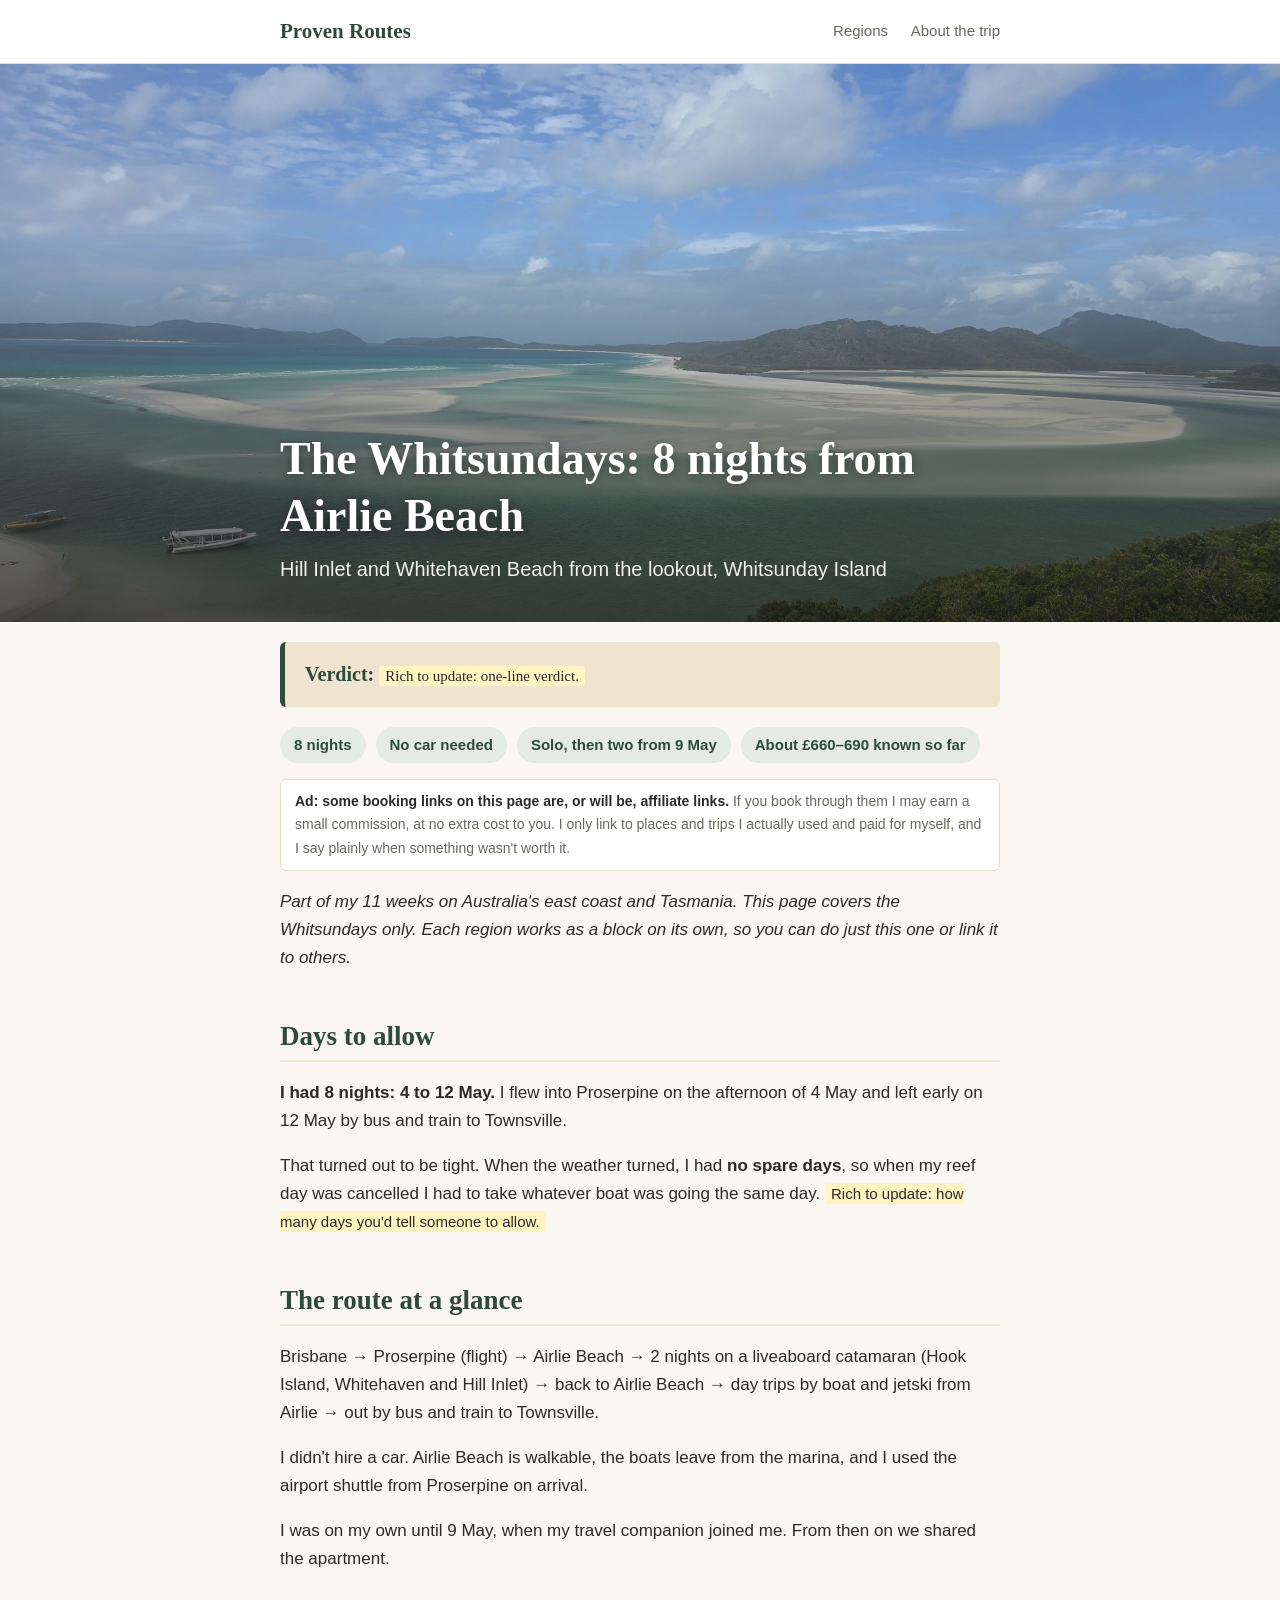
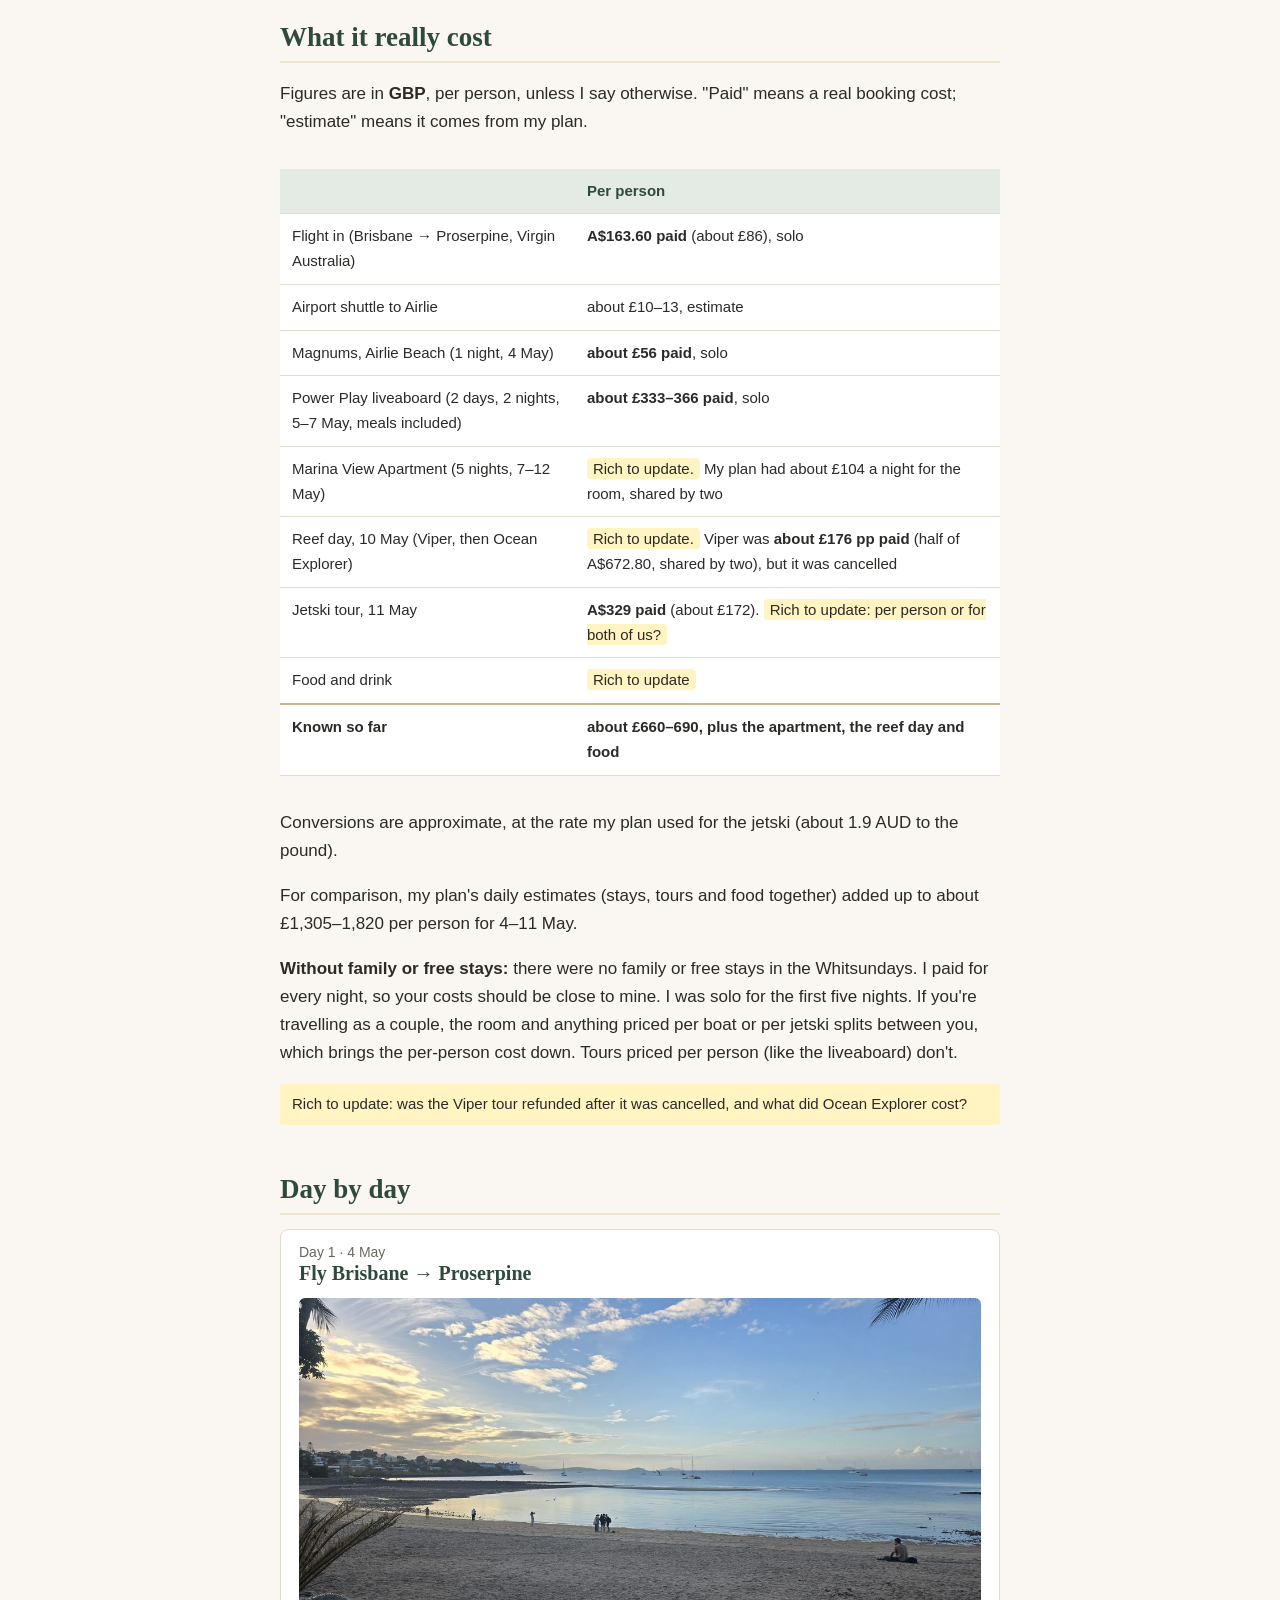
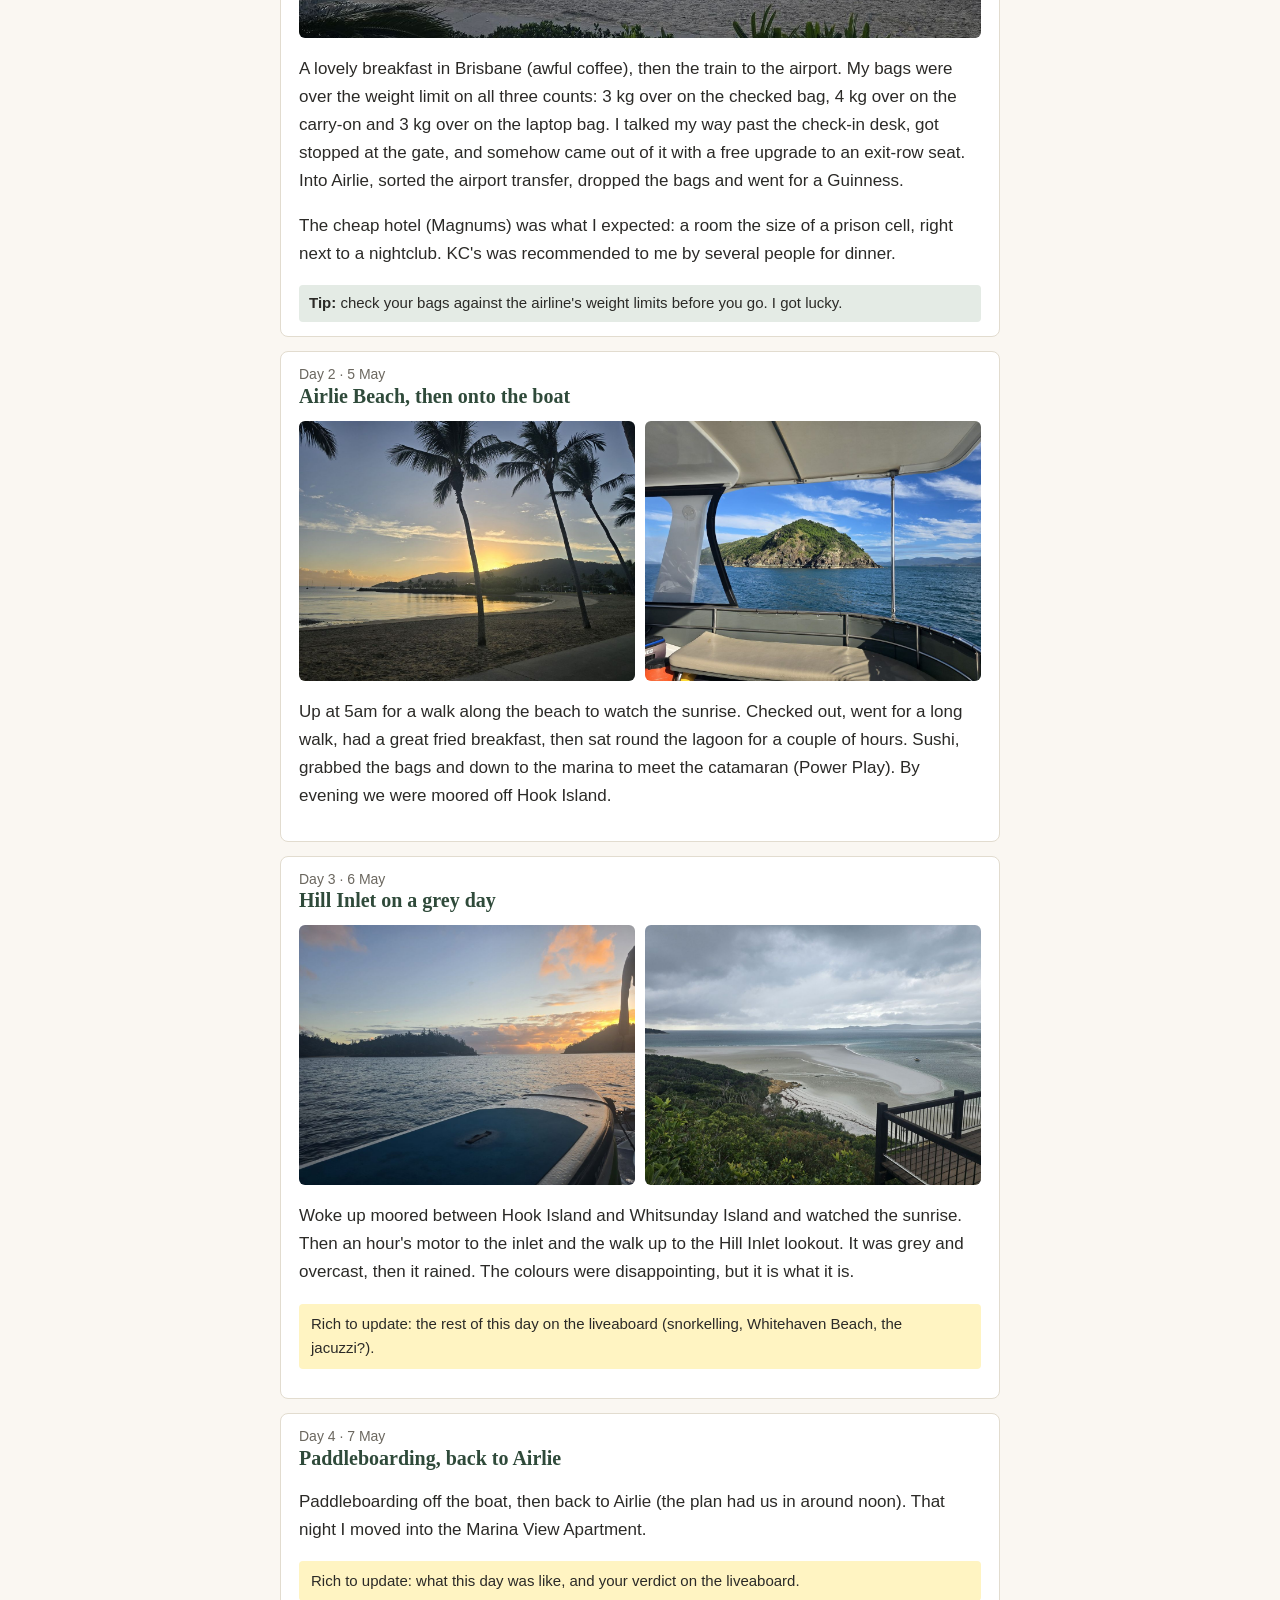
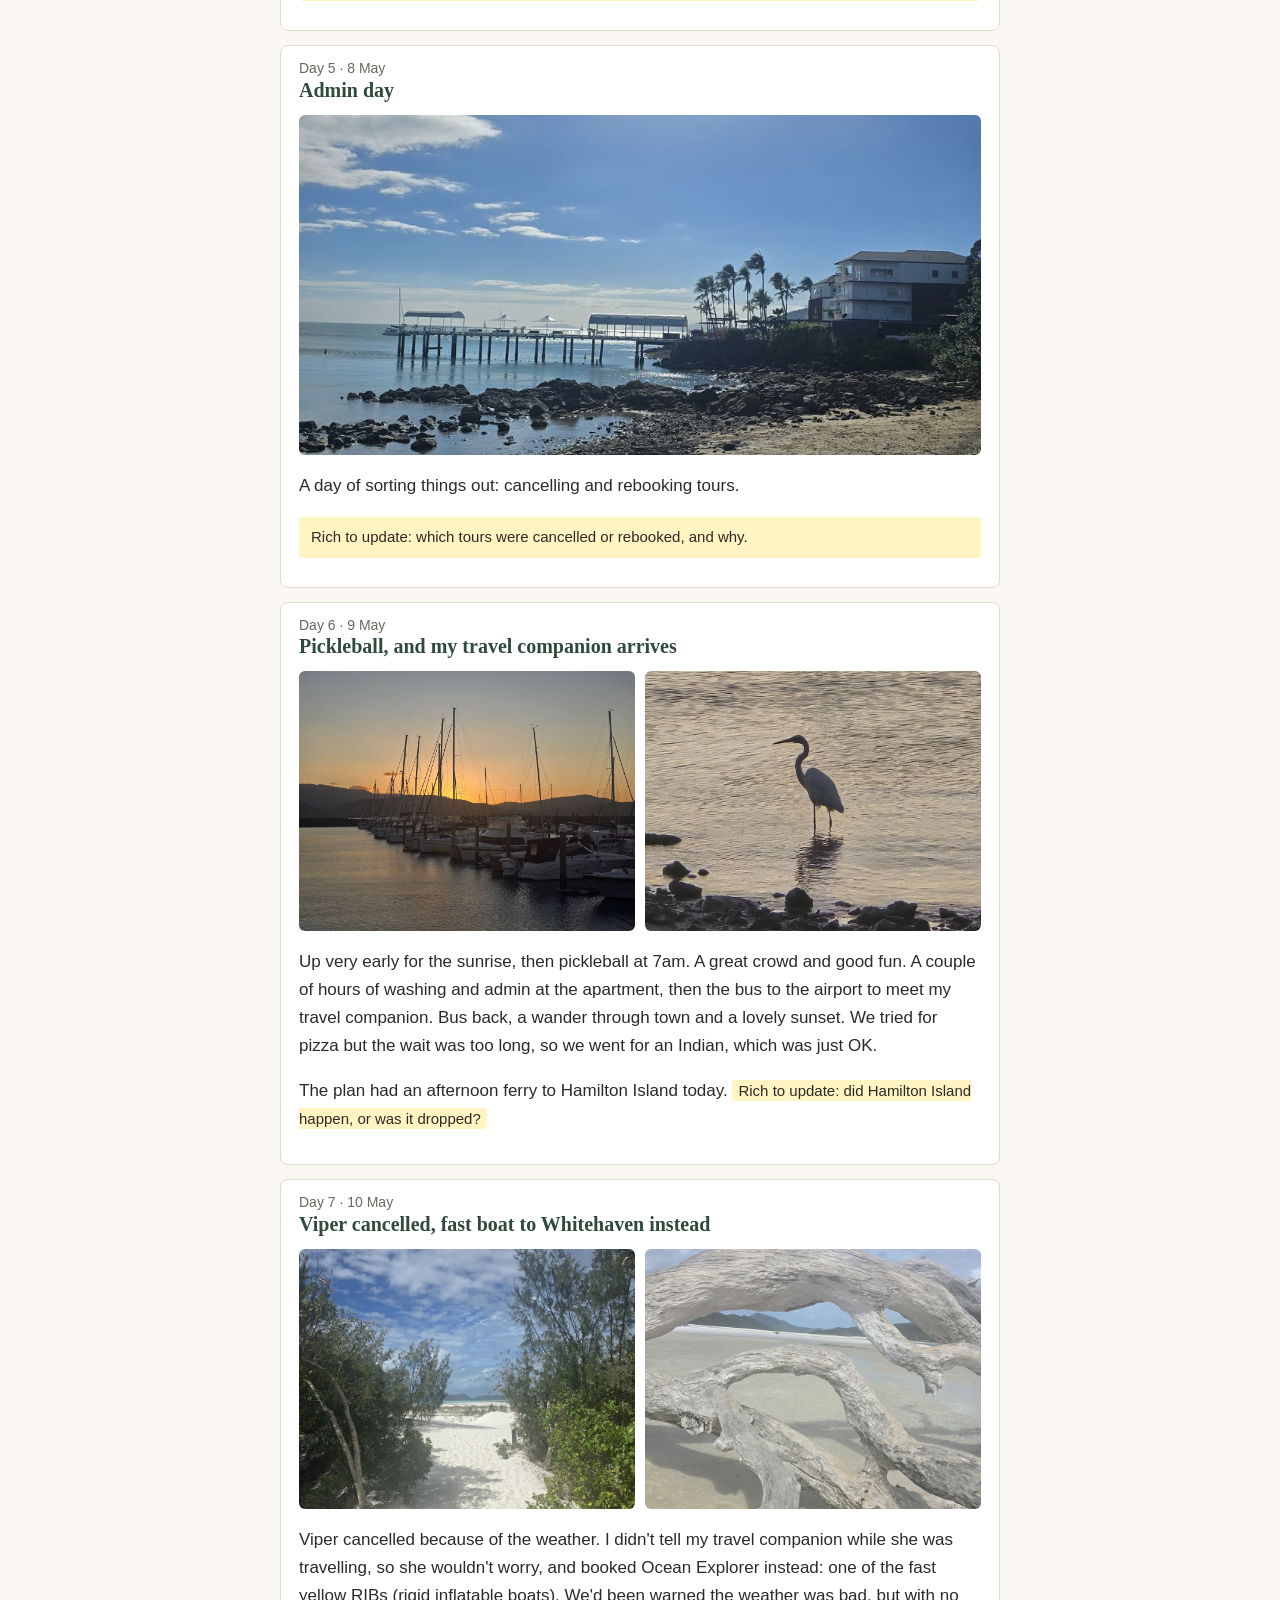
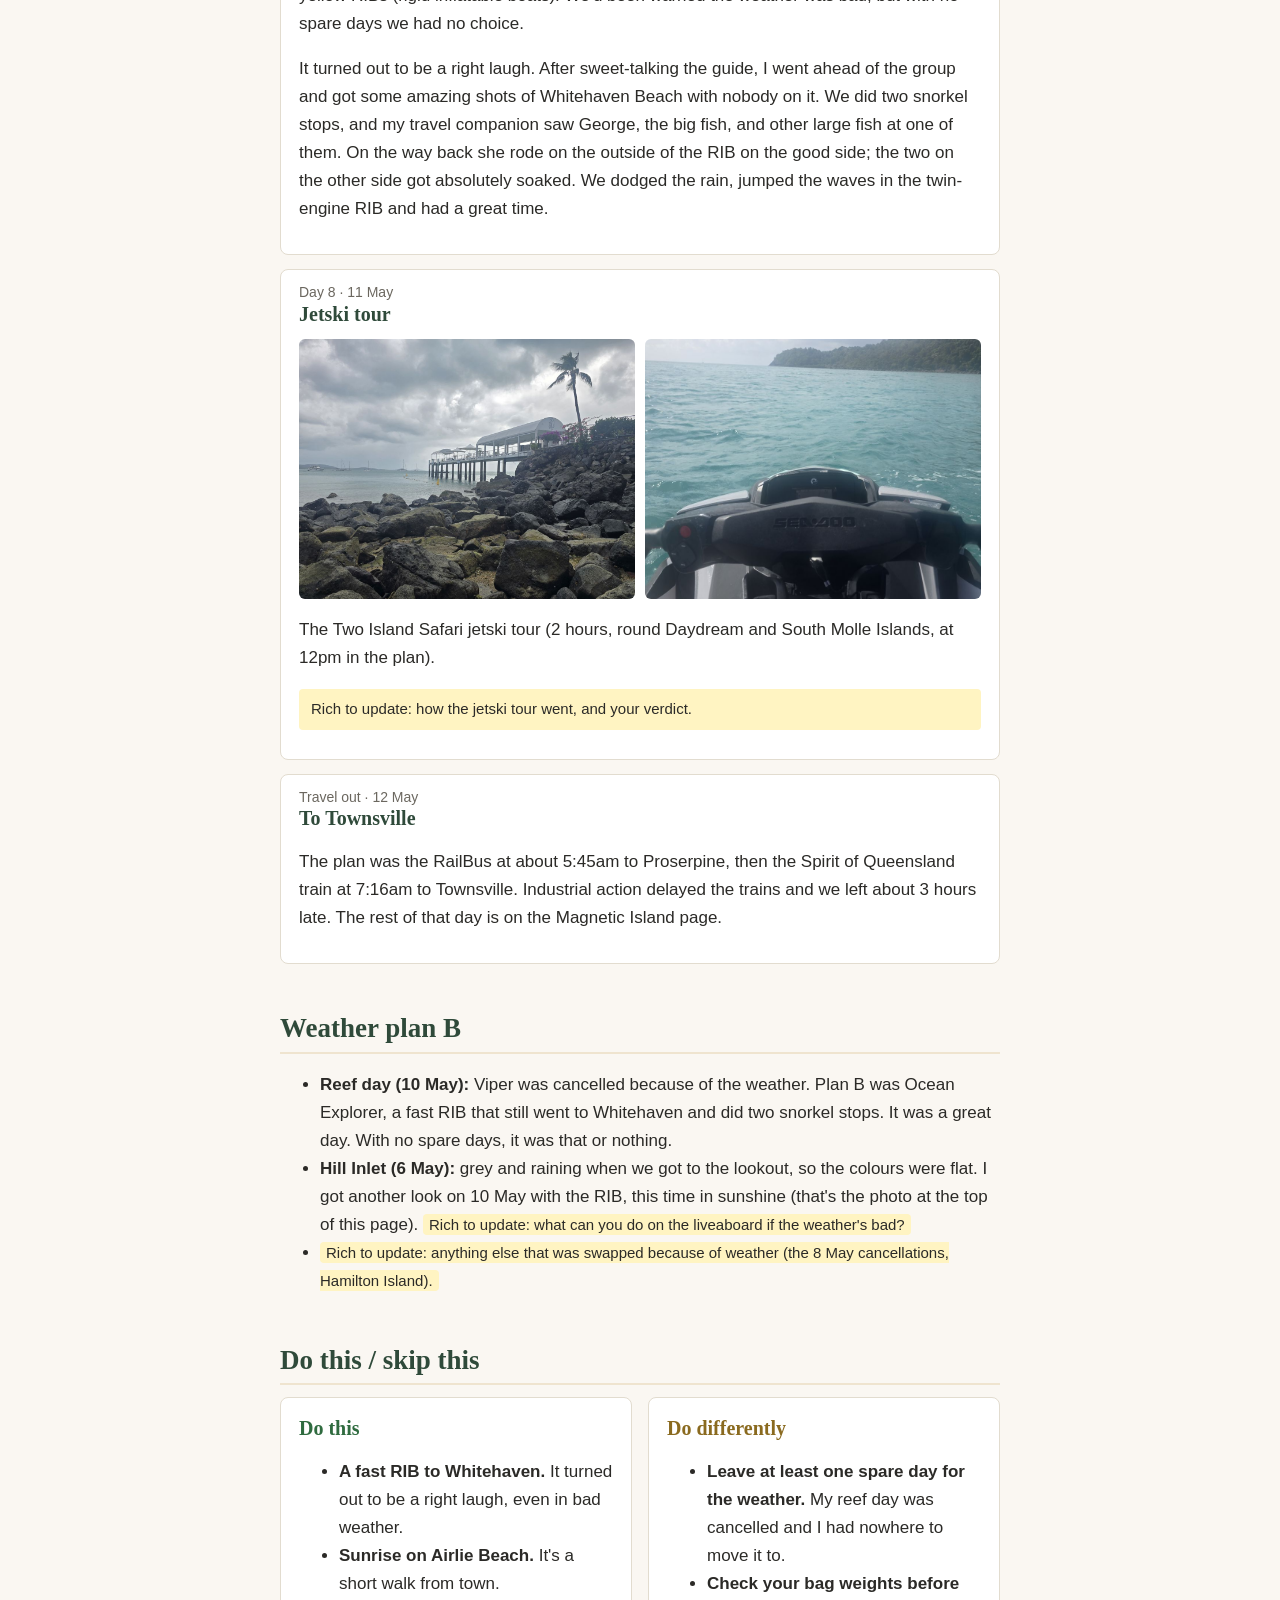
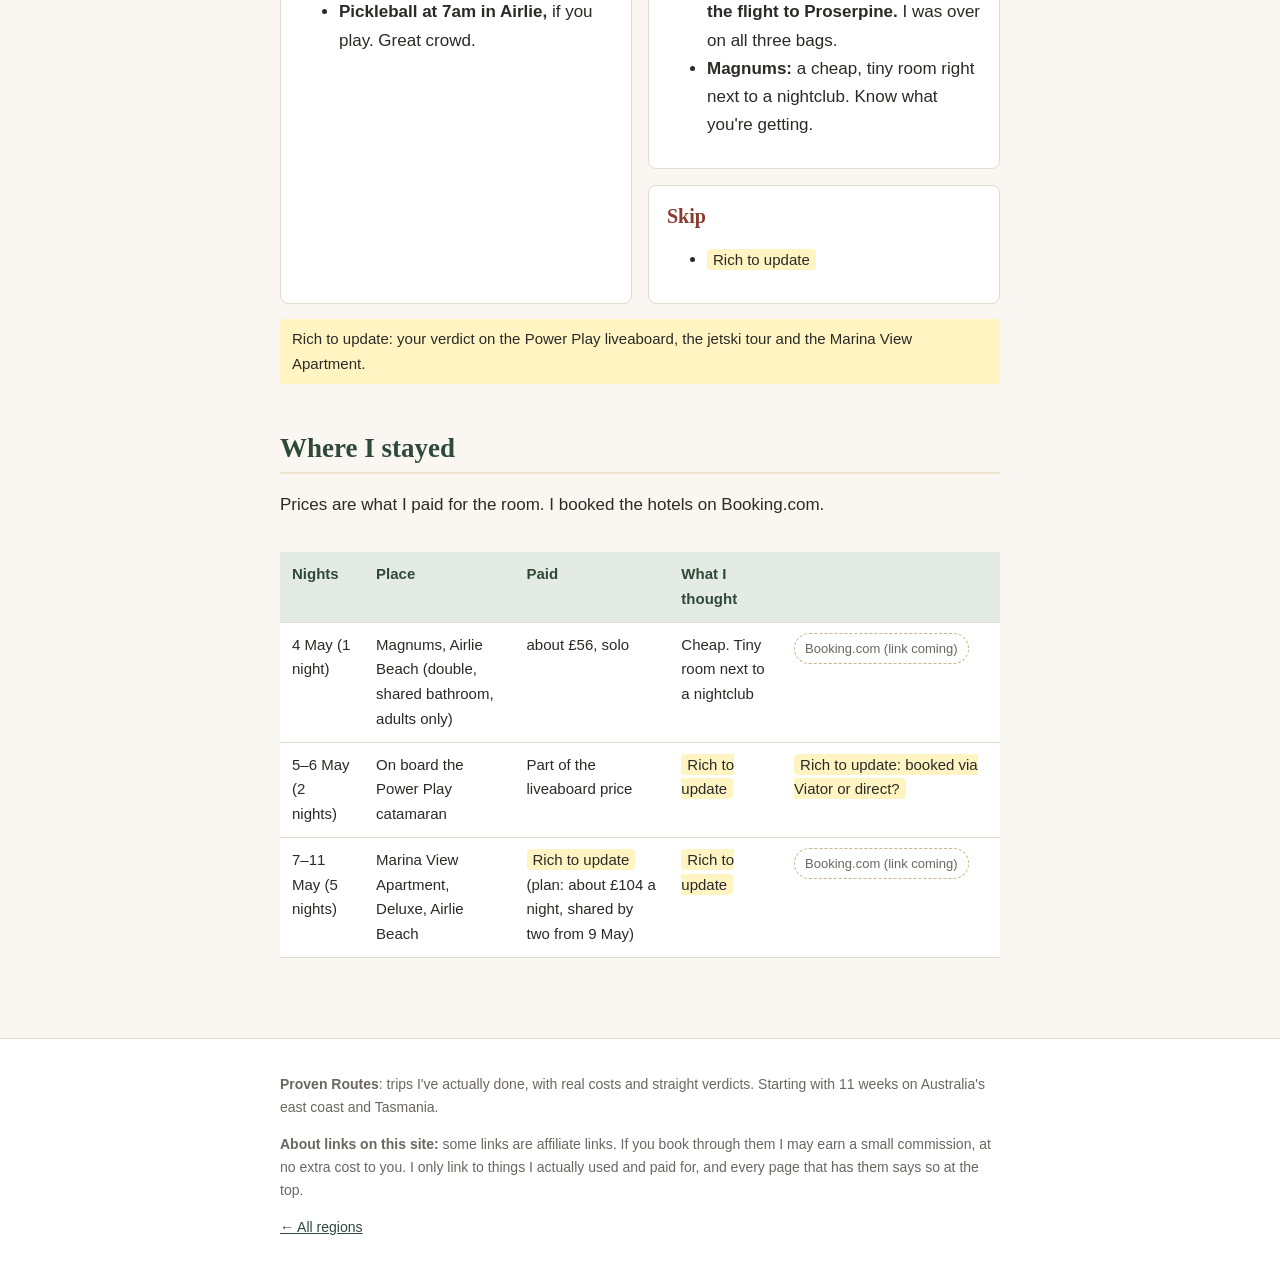
<file: whitsundays/index.html>
<!DOCTYPE html>
<html lang="en-GB">
<head>
  <meta charset="utf-8">
  <link rel="canonical" href="https://provenroutes.com/whitsundays/">
  <meta name="viewport" content="width=device-width, initial-scale=1">
  <title>The Whitsundays: 8 nights from Airlie Beach, with real costs | Proven Routes</title>
  <meta name="description" content="8 nights in the Whitsundays, tested for real: a liveaboard, a fast boat to Whitehaven, what it actually cost, where I stayed, weather plan B, and what to do differently.">
  <link rel="stylesheet" href="../style.css">
  <!-- search-appearance -->
  <link rel="icon" href="/favicon.ico" sizes="48x48">
  <link rel="icon" href="/favicon.svg" type="image/svg+xml">
  <link rel="apple-touch-icon" href="/apple-touch-icon.png">
  <link rel="manifest" href="/site.webmanifest">
  <meta name="theme-color" content="#2f4a3a">
  <meta property="og:type" content="website">
  <meta property="og:site_name" content="Proven Routes">
  <meta property="og:title" content="The Whitsundays: 8 nights from Airlie Beach, with real costs | Proven Routes">
  <meta property="og:description" content="8 nights in the Whitsundays, tested for real: a liveaboard, a fast boat to Whitehaven, what it actually cost, where I stayed, weather plan B, and what to do differently.">
  <meta property="og:url" content="https://provenroutes.com/whitsundays/">
  <meta property="og:image" content="https://provenroutes.com/img/og/whitsundays.jpg">
  <meta property="og:image:alt" content="The Whitsundays: 8 nights from Airlie Beach, with real costs">
  <meta property="og:locale" content="en_GB">
  <meta name="twitter:card" content="summary_large_image">
  <meta name="twitter:image" content="https://provenroutes.com/img/og/whitsundays.jpg">
  <!-- /search-appearance -->
</head>
<body>

  <header class="site-header">
    <div class="wrap">
      <a class="site-name" href="../index.html">Proven Routes</a>
      <nav class="site-nav">
        <a href="../index.html#regions">Regions</a>
        <a href="../index.html#about">About the trip</a>
      </nav>
    </div>
  </header>

  <section class="hero-photo" style="background-image:url('../img/whitsundays/cover-hill-inlet.jpg')">
    <div class="wrap">
      <h1>The Whitsundays: 8 nights from Airlie Beach</h1>
      <p class="lede">Hill Inlet and Whitehaven Beach from the lookout, Whitsunday Island</p>
    </div>
  </section>

  <main class="wrap">

    <div class="verdict"><strong>Verdict:</strong> <span class="todo">Rich to update: one-line verdict.</span></div>

    <ul class="facts">
      <li>8 nights</li>
      <li>No car needed</li>
      <li>Solo, then two from 9 May</li>
      <li>About £660–690 known so far</li>
    </ul>

    <p class="ad-note"><strong>Ad: some booking links on this page are, or will be, affiliate links.</strong> If you book through them I may earn a small commission, at no extra cost to you. I only link to places and trips I actually used and paid for myself, and I say plainly when something wasn't worth it.</p>

    <p><em>Part of my 11 weeks on Australia's east coast and Tasmania. This page covers the Whitsundays only. Each region works as a block on its own, so you can do just this one or link it to others.</em></p>

    <h2>Days to allow</h2>
    <p><strong>I had 8 nights: 4 to 12 May.</strong> I flew into Proserpine on the afternoon of 4 May and left early on 12 May by bus and train to Townsville.</p>
    <p>That turned out to be tight. When the weather turned, I had <strong>no spare days</strong>, so when my reef day was cancelled I had to take whatever boat was going the same day. <span class="todo">Rich to update: how many days you'd tell someone to allow.</span></p>

    <h2>The route at a glance</h2>
    <p>Brisbane → Proserpine (flight) → Airlie Beach → 2 nights on a liveaboard catamaran (Hook Island, Whitehaven and Hill Inlet) → back to Airlie Beach → day trips by boat and jetski from Airlie → out by bus and train to Townsville.</p>
    <p>I didn't hire a car. Airlie Beach is walkable, the boats leave from the marina, and I used the airport shuttle from Proserpine on arrival.</p>
    <p>I was on my own until 9 May, when my travel companion joined me. From then on we shared the apartment.</p>

    <h2>What it really cost</h2>
    <p>Figures are in <strong>GBP</strong>, per person, unless I say otherwise. "Paid" means a real booking cost; "estimate" means it comes from my plan.</p>
    <div class="table-scroll">
      <table>
        <thead><tr><th></th><th>Per person</th></tr></thead>
        <tbody>
          <tr><td>Flight in (Brisbane → Proserpine, Virgin Australia)</td><td><strong>A$163.60 paid</strong> (about £86), solo</td></tr>
          <tr><td>Airport shuttle to Airlie</td><td>about £10–13, estimate</td></tr>
          <tr><td>Magnums, Airlie Beach (1 night, 4 May)</td><td><strong>about £56 paid</strong>, solo</td></tr>
          <tr><td>Power Play liveaboard (2 days, 2 nights, 5–7 May, meals included)</td><td><strong>about £333–366 paid</strong>, solo</td></tr>
          <tr><td>Marina View Apartment (5 nights, 7–12 May)</td><td><span class="todo">Rich to update.</span> My plan had about £104 a night for the room, shared by two</td></tr>
          <tr><td>Reef day, 10 May (Viper, then Ocean Explorer)</td><td><span class="todo">Rich to update.</span> Viper was <strong>about £176 pp paid</strong> (half of A$672.80, shared by two), but it was cancelled</td></tr>
          <tr><td>Jetski tour, 11 May</td><td><strong>A$329 paid</strong> (about £172). <span class="todo">Rich to update: per person or for both of us?</span></td></tr>
          <tr><td>Food and drink</td><td><span class="todo">Rich to update</span></td></tr>
          <tr class="total"><td>Known so far</td><td>about £660–690, plus the apartment, the reef day and food</td></tr>
        </tbody>
      </table>
    </div>
    <p>Conversions are approximate, at the rate my plan used for the jetski (about 1.9 AUD to the pound).</p>
    <p>For comparison, my plan's daily estimates (stays, tours and food together) added up to about £1,305–1,820 per person for 4–11 May.</p>
    <p><strong>Without family or free stays:</strong> there were no family or free stays in the Whitsundays. I paid for every night, so your costs should be close to mine. I was solo for the first five nights. If you're travelling as a couple, the room and anything priced per boat or per jetski splits between you, which brings the per-person cost down. Tours priced per person (like the liveaboard) don't.</p>
    <p class="todo">Rich to update: was the Viper tour refunded after it was cancelled, and what did Ocean Explorer cost?</p>

    <h2>Day by day</h2>

    <div class="day">
      <h3><span class="date">Day 1 · 4 May</span>Fly Brisbane → Proserpine</h3>
      <div class="photos single"><img src="../img/whitsundays/airlie-beach-afternoon.jpg" alt="Airlie Beach at low tide, with yachts moored offshore and palm fronds framing the view" width="1200" height="900" loading="lazy"></div>
      <p>A lovely breakfast in Brisbane (awful coffee), then the train to the airport. My bags were over the weight limit on all three counts: 3 kg over on the checked bag, 4 kg over on the carry-on and 3 kg over on the laptop bag. I talked my way past the check-in desk, got stopped at the gate, and somehow came out of it with a free upgrade to an exit-row seat. Into Airlie, sorted the airport transfer, dropped the bags and went for a Guinness.</p>
      <p>The cheap hotel (Magnums) was what I expected: a room the size of a prison cell, right next to a nightclub. KC's was recommended to me by several people for dinner.</p>
      <p class="tip"><strong>Tip:</strong> check your bags against the airline's weight limits before you go. I got lucky.</p>
    </div>

    <div class="day">
      <h3><span class="date">Day 2 · 5 May</span>Airlie Beach, then onto the boat</h3>
      <div class="photos"><img src="../img/whitsundays/airlie-beach-sunrise.jpg" alt="Sunrise behind palm trees on Airlie Beach" width="1200" height="900" loading="lazy"><img src="../img/whitsundays/island-from-catamaran.jpg" alt="A small green island seen from the back deck of the catamaran" width="1200" height="900" loading="lazy"></div>
      <p>Up at 5am for a walk along the beach to watch the sunrise. Checked out, went for a long walk, had a great fried breakfast, then sat round the lagoon for a couple of hours. Sushi, grabbed the bags and down to the marina to meet the catamaran (Power Play). By evening we were moored off Hook Island.</p>
    </div>

    <div class="day">
      <h3><span class="date">Day 3 · 6 May</span>Hill Inlet on a grey day</h3>
      <div class="photos"><img src="../img/whitsundays/sunrise-hook-island.jpg" alt="Sunrise between two islands, seen from the bow of the catamaran" width="1200" height="900" loading="lazy"><img src="../img/whitsundays/hill-inlet-grey-day.jpg" alt="Hill Inlet under heavy grey cloud, the sand and water looking pale and flat" width="1200" height="900" loading="lazy"></div>
      <p>Woke up moored between Hook Island and Whitsunday Island and watched the sunrise. Then an hour's motor to the inlet and the walk up to the Hill Inlet lookout. It was grey and overcast, then it rained. The colours were disappointing, but it is what it is.</p>
      <p class="todo">Rich to update: the rest of this day on the liveaboard (snorkelling, Whitehaven Beach, the jacuzzi?).</p>
    </div>

    <div class="day">
      <h3><span class="date">Day 4 · 7 May</span>Paddleboarding, back to Airlie</h3>
      <p>Paddleboarding off the boat, then back to Airlie (the plan had us in around noon). That night I moved into the Marina View Apartment.</p>
      <p class="todo">Rich to update: what this day was like, and your verdict on the liveaboard.</p>
    </div>

    <div class="day">
      <h3><span class="date">Day 5 · 8 May</span>Admin day</h3>
      <div class="photos single"><img src="../img/whitsundays/airlie-foreshore-jetty.jpg" alt="A rocky foreshore and jetty at Airlie Beach on a sunny morning" width="900" height="1200" loading="lazy"></div>
      <p>A day of sorting things out: cancelling and rebooking tours.</p>
      <p class="todo">Rich to update: which tours were cancelled or rebooked, and why.</p>
    </div>

    <div class="day">
      <h3><span class="date">Day 6 · 9 May</span>Pickleball, and my travel companion arrives</h3>
      <div class="photos"><img src="../img/whitsundays/marina-sunset.jpg" alt="Yacht masts silhouetted against an orange sunset at the marina" width="1200" height="900" loading="lazy"><img src="../img/whitsundays/heron-at-dusk.jpg" alt="A white heron standing in shallow water at dusk" width="900" height="1200" loading="lazy"></div>
      <p>Up very early for the sunrise, then pickleball at 7am. A great crowd and good fun. A couple of hours of washing and admin at the apartment, then the bus to the airport to meet my travel companion. Bus back, a wander through town and a lovely sunset. We tried for pizza but the wait was too long, so we went for an Indian, which was just OK.</p>
      <p>The plan had an afternoon ferry to Hamilton Island today. <span class="todo">Rich to update: did Hamilton Island happen, or was it dropped?</span></p>
    </div>

    <div class="day">
      <h3><span class="date">Day 7 · 10 May</span>Viper cancelled, fast boat to Whitehaven instead</h3>
      <div class="photos"><img src="../img/whitsundays/whitehaven-sand-path.jpg" alt="A white sand path through the bush down to Whitehaven Beach" width="900" height="1200" loading="lazy"><img src="../img/whitsundays/whitehaven-driftwood.jpg" alt="Bleached driftwood on the white sand of Whitehaven Beach" width="900" height="1200" loading="lazy"></div>
      <p>Viper cancelled because of the weather. I didn't tell my travel companion while she was travelling, so she wouldn't worry, and booked Ocean Explorer instead: one of the fast yellow RIBs (rigid inflatable boats). We'd been warned the weather was bad, but with no spare days we had no choice.</p>
      <p>It turned out to be a right laugh. After sweet-talking the guide, I went ahead of the group and got some amazing shots of Whitehaven Beach with nobody on it. We did two snorkel stops, and my travel companion saw George, the big fish, and other large fish at one of them. On the way back she rode on the outside of the RIB on the good side; the two on the other side got absolutely soaked. We dodged the rain, jumped the waves in the twin-engine RIB and had a great time.</p>
    </div>

    <div class="day">
      <h3><span class="date">Day 8 · 11 May</span>Jetski tour</h3>
      <div class="photos"><img src="../img/whitsundays/airlie-jetty-rocks.jpg" alt="Rocks and a jetty on the Airlie Beach waterfront under grey cloud" width="1200" height="900" loading="lazy"><img src="../img/whitsundays/jetski-island-view.jpg" alt="The front of a jetski heading across turquoise water towards a green island" width="900" height="1200" loading="lazy"></div>
      <p>The Two Island Safari jetski tour (2 hours, round Daydream and South Molle Islands, at 12pm in the plan).</p>
      <p class="todo">Rich to update: how the jetski tour went, and your verdict.</p>
    </div>

    <div class="day">
      <h3><span class="date">Travel out · 12 May</span>To Townsville</h3>
      <p>The plan was the RailBus at about 5:45am to Proserpine, then the Spirit of Queensland train at 7:16am to Townsville. Industrial action delayed the trains and we left about 3 hours late. The rest of that day is on the Magnetic Island page.</p>
    </div>

    <h2>Weather plan B</h2>
    <ul>
      <li><strong>Reef day (10 May):</strong> Viper was cancelled because of the weather. Plan B was Ocean Explorer, a fast RIB that still went to Whitehaven and did two snorkel stops. It was a great day. With no spare days, it was that or nothing.</li>
      <li><strong>Hill Inlet (6 May):</strong> grey and raining when we got to the lookout, so the colours were flat. I got another look on 10 May with the RIB, this time in sunshine (that's the photo at the top of this page). <span class="todo">Rich to update: what can you do on the liveaboard if the weather's bad?</span></li>
      <li><span class="todo">Rich to update: anything else that was swapped because of weather (the 8 May cancellations, Hamilton Island).</span></li>
    </ul>

    <h2>Do this / skip this</h2>
    <div class="verdict-lists">
      <section class="do">
        <h3>Do this</h3>
        <ul>
          <li><strong>A fast RIB to Whitehaven.</strong> It turned out to be a right laugh, even in bad weather.</li>
          <li><strong>Sunrise on Airlie Beach.</strong> It's a short walk from town.</li>
          <li><strong>Pickleball at 7am in Airlie,</strong> if you play. Great crowd.</li>
        </ul>
      </section>
      <section class="differently">
        <h3>Do differently</h3>
        <ul>
          <li><strong>Leave at least one spare day for the weather.</strong> My reef day was cancelled and I had nowhere to move it to.</li>
          <li><strong>Check your bag weights before the flight to Proserpine.</strong> I was over on all three bags.</li>
          <li><strong>Magnums:</strong> a cheap, tiny room right next to a nightclub. Know what you're getting.</li>
        </ul>
      </section>
      <section class="skip">
        <h3>Skip</h3>
        <ul>
          <li><span class="todo">Rich to update</span></li>
        </ul>
      </section>
    </div>
    <p class="todo">Rich to update: your verdict on the Power Play liveaboard, the jetski tour and the Marina View Apartment.</p>

    <h2>Where I stayed</h2>
    <p>Prices are what I paid for the room. I booked the hotels on Booking.com.</p>
    <div class="table-scroll">
      <table>
        <thead><tr><th>Nights</th><th>Place</th><th>Paid</th><th>What I thought</th><th></th></tr></thead>
        <tbody>
          <tr><td>4 May (1 night)</td><td>Magnums, Airlie Beach (double, shared bathroom, adults only)</td><td>about £56, solo</td><td>Cheap. Tiny room next to a nightclub</td><td><span class="book pending">Booking.com (link coming)</span></td></tr>
          <tr><td>5–6 May (2 nights)</td><td>On board the Power Play catamaran</td><td>Part of the liveaboard price</td><td><span class="todo">Rich to update</span></td><td><span class="todo">Rich to update: booked via Viator or direct?</span></td></tr>
          <tr><td>7–11 May (5 nights)</td><td>Marina View Apartment, Deluxe, Airlie Beach</td><td><span class="todo">Rich to update</span> (plan: about £104 a night, shared by two from 9 May)</td><td><span class="todo">Rich to update</span></td><td><span class="book pending">Booking.com (link coming)</span></td></tr>
        </tbody>
      </table>
    </div>
  </main>

  <footer class="site-footer">
    <div class="wrap">
      <p><strong>Proven Routes</strong>: trips I've actually done, with real costs and straight verdicts. Starting with 11 weeks on Australia's east coast and Tasmania.</p>
      <p><strong>About links on this site:</strong> some links are affiliate links. If you book through them I may earn a small commission, at no extra cost to you. I only link to things I actually used and paid for, and every page that has them says so at the top.</p>
      <p><a href="../index.html">← All regions</a></p>
    </div>
  </footer>
</body>
</html>
</file>
<file: style.css>
/* East Coast & Tasmania: first draft styles. Calm and natural. */
:root {
  --bg: #faf7f2;
  --paper: #ffffff;
  --ink: #2b2a27;
  --muted: #6b675f;
  --green: #2f4a3a;
  --green-soft: #e4ebe5;
  --sand: #efe4cf;
  --sand-dark: #c9b48c;
  --line: #e2dccf;
  --todo: #fff4c2;
  --serif: Georgia, "Iowan Old Style", "Times New Roman", serif;
  --sans: -apple-system, "Segoe UI", Roboto, Helvetica, Arial, sans-serif;
}

* { box-sizing: border-box; }

body {
  margin: 0;
  background: var(--bg);
  color: var(--ink);
  font: 17px/1.65 var(--sans);
}

a { color: var(--green); }

.wrap { max-width: 760px; margin: 0 auto; padding: 0 20px; }

/* Draft banner */
.draft-banner {
  background: var(--todo);
  border-bottom: 1px solid #e8d77a;
  font-size: 14px;
  text-align: center;
  padding: 6px 12px;
}

/* Header */
.site-header { border-bottom: 1px solid var(--line); background: var(--paper); }
.site-header .wrap { display: flex; align-items: center; justify-content: space-between; padding-top: 14px; padding-bottom: 14px; gap: 16px; flex-wrap: wrap; }
.site-name { font-family: var(--serif); font-size: 21px; color: var(--green); text-decoration: none; font-weight: bold; }
.site-nav a { margin-left: 18px; text-decoration: none; color: var(--muted); font-size: 15px; }
.site-nav a:hover { color: var(--green); }

/* Type */
h1, h2, h3 { font-family: var(--serif); color: var(--green); line-height: 1.25; }
h1 { font-size: 40px; margin: 40px 0 12px; }
h2 { font-size: 27px; margin: 48px 0 12px; padding-bottom: 6px; border-bottom: 2px solid var(--sand); }
h3 { font-size: 20px; margin: 28px 0 6px; }
.lede { font-size: 20px; color: var(--muted); margin-top: 0; }

/* Verdict box */
.verdict {
  background: var(--sand);
  border-left: 5px solid var(--green);
  padding: 16px 20px;
  border-radius: 6px;
  font-family: var(--serif);
  font-size: 20px;
  margin: 20px 0;
}
.verdict strong { color: var(--green); }

/* Fact chips */
.facts { display: flex; flex-wrap: wrap; gap: 10px; margin: 16px 0 8px; padding: 0; list-style: none; }
.facts li { background: var(--green-soft); color: var(--green); border-radius: 999px; padding: 6px 14px; font-size: 15px; font-weight: 600; }

/* Ad notice */
.ad-note { font-size: 14px; color: var(--muted); border: 1px solid var(--line); background: var(--paper); border-radius: 6px; padding: 10px 14px; margin: 16px 0; }
.ad-note strong { color: var(--ink); }

/* "Rich to update" placeholders */
.todo { background: var(--todo); border-radius: 4px; padding: 2px 6px; font-size: 15px; }
p.todo, div.todo { padding: 8px 12px; }

/* Tables */
table { width: 100%; border-collapse: collapse; margin: 16px 0; background: var(--paper); font-size: 15px; }
th, td { text-align: left; padding: 10px 12px; border-bottom: 1px solid var(--line); vertical-align: top; }
th { background: var(--green-soft); color: var(--green); font-weight: 600; }
tr.total td { font-weight: bold; border-top: 2px solid var(--sand-dark); }
.table-scroll { overflow-x: auto; }

/* Link buttons */
.book {
  display: inline-block;
  white-space: nowrap;
  font-size: 13px;
  padding: 4px 10px;
  border-radius: 999px;
  border: 1px solid var(--green);
  color: var(--green);
  text-decoration: none;
}
.book.pending { border-style: dashed; color: var(--muted); border-color: var(--sand-dark); cursor: not-allowed; }

/* Day by day */
.day { background: var(--paper); border: 1px solid var(--line); border-radius: 8px; padding: 14px 18px; margin: 14px 0; }
.day h3 { margin-top: 0; }
.day .date { font-family: var(--sans); font-size: 14px; color: var(--muted); font-weight: normal; display: block; }
.tip { background: var(--green-soft); border-radius: 4px; padding: 6px 10px; font-size: 15px; margin: 8px 0 0; }

/* Do / skip lists */
.verdict-lists { display: grid; grid-template-columns: 1fr; gap: 16px; }
.verdict-lists section { background: var(--paper); border: 1px solid var(--line); border-radius: 8px; padding: 6px 18px 12px; }
.verdict-lists h3 { margin-top: 12px; }
.do h3 { color: #2f6b3f; }
.differently h3 { color: #8a6a1f; }
.skip h3 { color: #8a3a2f; }

/* Home page region cards */
.cards { display: grid; grid-template-columns: 1fr; gap: 16px; margin: 20px 0; }
.card { background: var(--paper); border: 1px solid var(--line); border-radius: 10px; padding: 18px 20px; text-decoration: none; color: var(--ink); display: block; }
a.card:hover { border-color: var(--green); }
.card h3 { margin: 0 0 4px; }
.card p { margin: 6px 0 0; color: var(--muted); }
.card.soon { opacity: .65; }
.card .tag { display: inline-block; font-size: 12px; text-transform: uppercase; letter-spacing: .05em; background: var(--sand); padding: 2px 8px; border-radius: 4px; color: var(--ink); }

.hero { padding: 24px 0 8px; }
.not-covered { font-size: 15px; color: var(--muted); }

/* Footer */
.site-footer { margin-top: 64px; border-top: 1px solid var(--line); background: var(--paper); font-size: 14px; color: var(--muted); }
.site-footer .wrap { padding-top: 20px; padding-bottom: 28px; }

@media (min-width: 700px) {
  .cards { grid-template-columns: 1fr 1fr; }
  .verdict-lists { grid-template-columns: 1fr 1fr; }
  .verdict-lists .do { grid-row: span 2; }
}

@media (max-width: 520px) {
  body { font-size: 16px; }
  h1 { font-size: 32px; }
  .site-nav a { margin-left: 0; margin-right: 14px; }
}

/* ---------- Photos ---------- */
.hero-photo {
  position: relative;
  min-height: 62vh;
  display: flex;
  align-items: flex-end;
  background: #2f4a3a center / cover no-repeat;
  color: #fff;
}
.hero-photo::before {
  content: "";
  position: absolute; inset: 0;
  background: linear-gradient(to bottom, rgba(0,0,0,.05) 30%, rgba(0,0,0,.65) 100%);
}
.hero-photo .wrap { position: relative; padding-bottom: 36px; width: 100%; }
.hero-photo h1 { color: #fff; margin: 0 0 8px; font-size: 46px; text-shadow: 0 2px 12px rgba(0,0,0,.4); }
.hero-photo .lede { color: rgba(255,255,255,.92); margin: 0; }
.hero-photo .credit { position: absolute; right: 14px; bottom: 8px; font-size: 12px; color: rgba(255,255,255,.75); }

figure { margin: 18px 0; }
figure img { width: 100%; height: auto; display: block; border-radius: 8px; }
figcaption { font-size: 14px; color: var(--muted); margin-top: 6px; }

.day .photos { display: grid; gap: 10px; margin: 12px 0 4px; grid-template-columns: 1fr; }
.day .photos img { width: 100%; height: 260px; object-fit: cover; border-radius: 6px; display: block; }
.day .photos.single img { height: 340px; }

.card-photo { padding: 0; overflow: hidden; }
.card-photo img { width: 100%; height: 200px; object-fit: cover; display: block; }
.card-photo .card-body { padding: 16px 20px 18px; }

.gallery { display: grid; grid-template-columns: repeat(2, 1fr); gap: 8px; margin: 16px 0; }
.gallery img { width: 100%; height: 180px; object-fit: cover; border-radius: 6px; display: block; }

@media (min-width: 700px) {
  .day .photos { grid-template-columns: 1fr 1fr; }
  .day .photos.single { grid-template-columns: 1fr; }
  .gallery { grid-template-columns: repeat(3, 1fr); }
  .gallery img { height: 200px; }
}
@media (max-width: 520px) {
  .hero-photo { min-height: 52vh; }
  .hero-photo h1 { font-size: 34px; }
}
</file>
